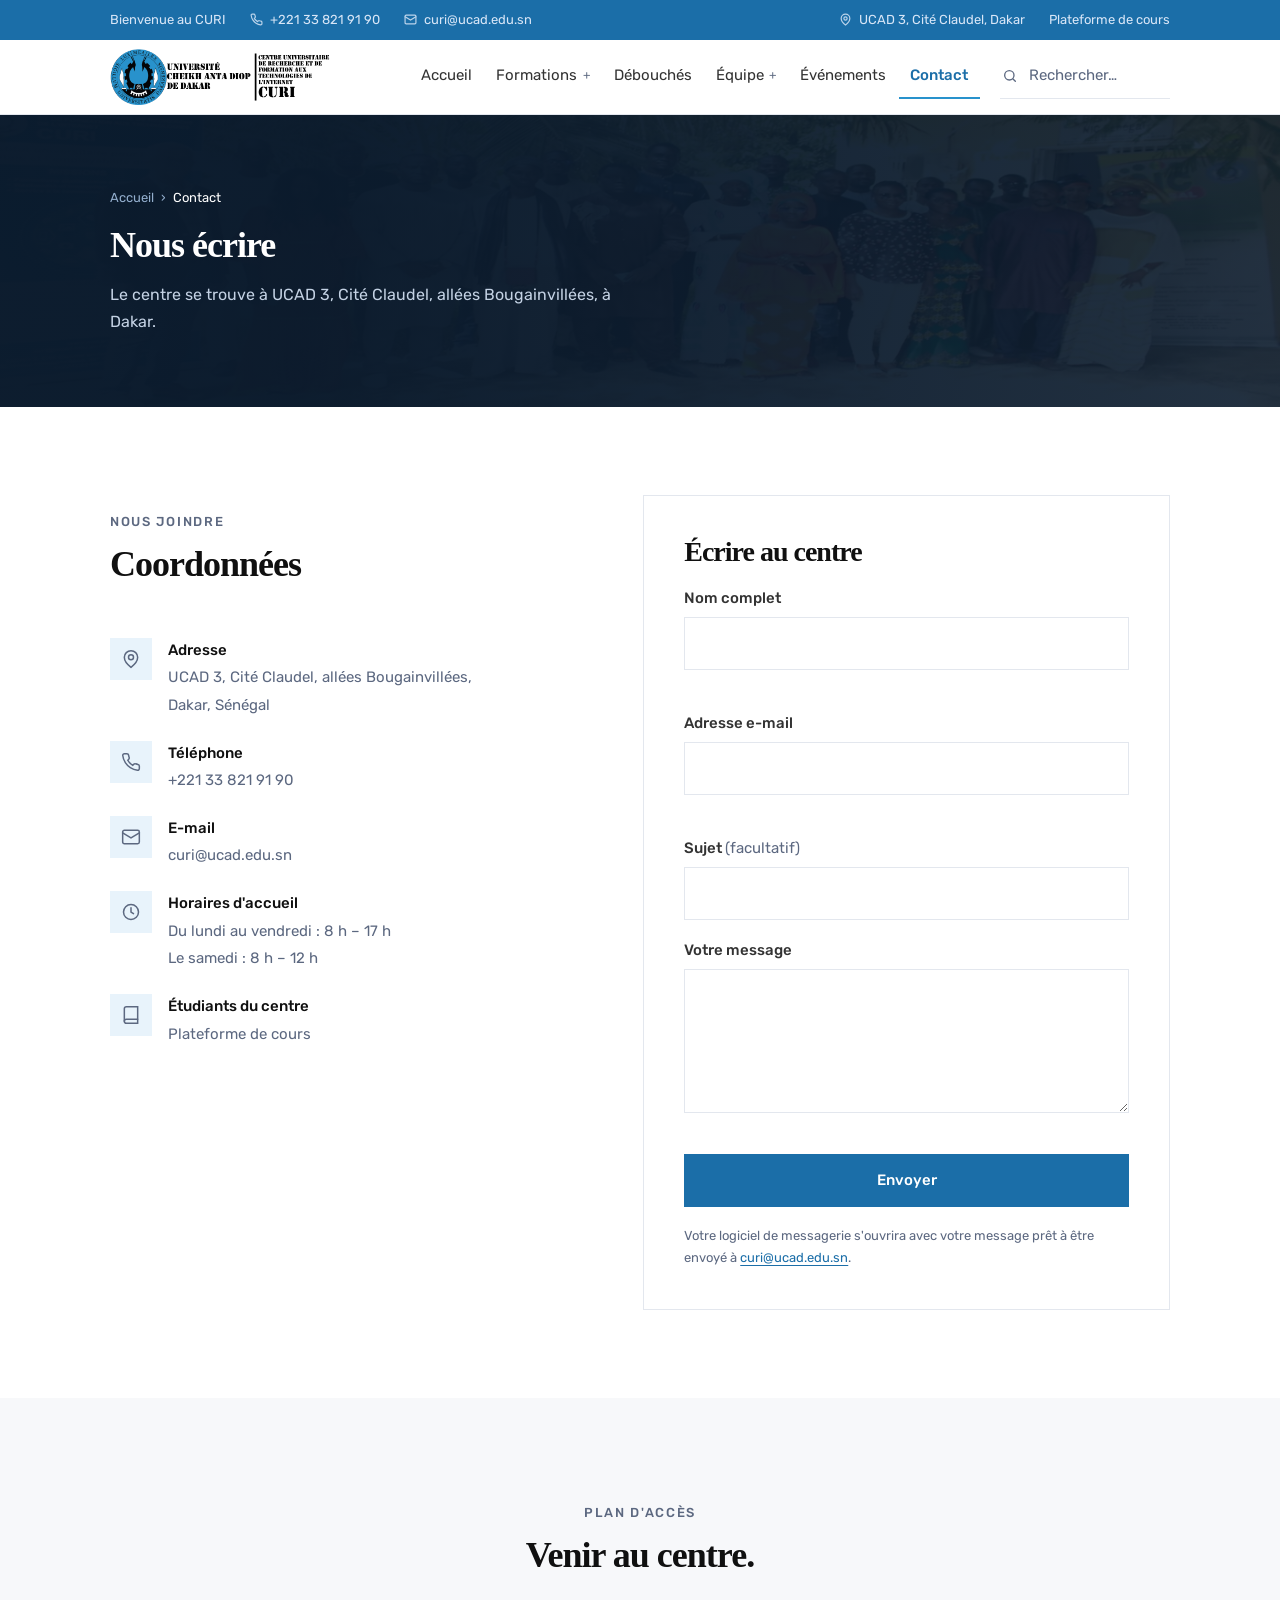
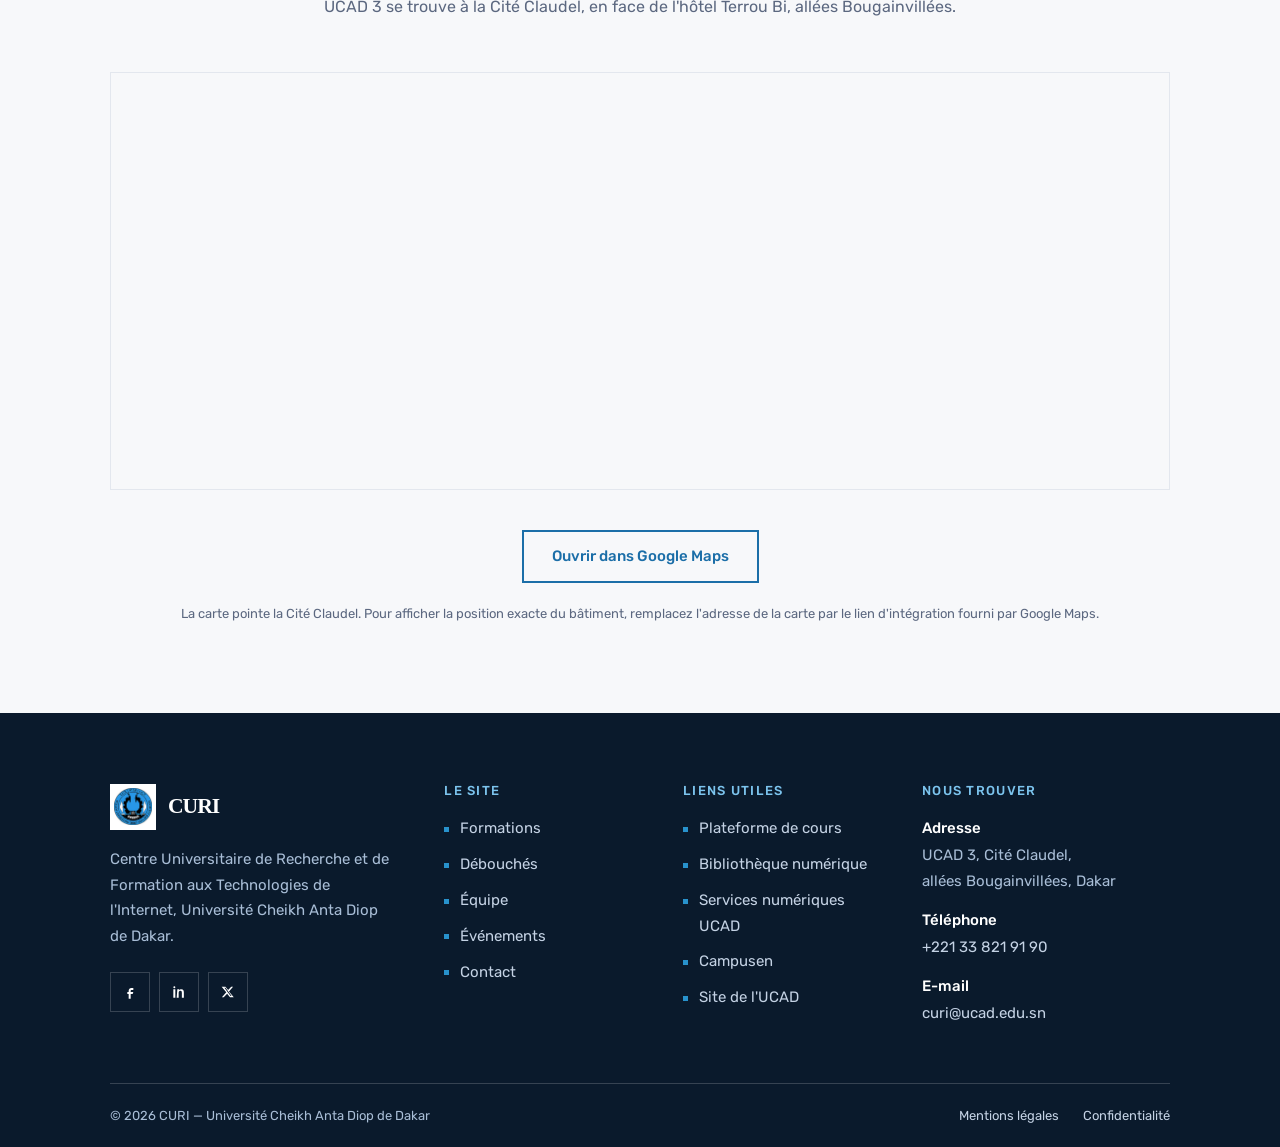
<file: contact.html>
<!DOCTYPE html>
<html lang="fr">
<head>
<meta charset="utf-8">
<meta name="viewport" content="width=device-width, initial-scale=1">
<script>document.documentElement.classList.add('js');</script>
<title>Contact — CURI | UCAD Dakar</title>
<meta name="description" content="Adresse, téléphone, e-mail et plan d'accès du Centre Universitaire de Recherche et de Formation aux Technologies de l'Internet, à UCAD 3, Dakar.">
<link rel="canonical" href="https://mmouctar34.github.io/CURI/contact.html">
<meta property="og:title" content="Contact — CURI | UCAD Dakar">
<meta property="og:description" content="Adresse, téléphone, e-mail et plan d'accès du Centre Universitaire de Recherche et de Formation aux Technologies de l'Internet, à UCAD 3, Dakar.">
<meta property="og:image" content="images/web/campus-1400.webp">
<meta name="theme-color" content="#0f2440">
<link rel="icon" href="images/web/favicon-curi-64.png" type="image/png" sizes="64x64">
<link rel="icon" href="images/web/favicon-curi-192.png" type="image/png" sizes="192x192">
<link rel="apple-touch-icon" href="images/web/favicon-curi-192.png">
<link rel="preconnect" href="https://fonts.googleapis.com">
<link rel="preconnect" href="https://fonts.gstatic.com" crossorigin>
<link rel="stylesheet" href="https://fonts.googleapis.com/css2?family=Rubik:wght@300;400;500;600&display=swap">
<link rel="stylesheet" href="css/style.css">
</head>
<body>

<a class="saut-contenu" href="#contenu">Aller au contenu</a>

<!-- ======================= BARRE DU HAUT ======================= -->
<div class="barre-haut">
  <div class="enveloppe barre-haut__interieur">
    <div class="barre-haut__gauche">
      <span>Bienvenue au CURI</span>
      <a href="tel:+221338219190">
        <svg width="13" height="13" viewBox="0 0 24 24" fill="none" stroke="currentColor" stroke-width="2.2" stroke-linecap="round" aria-hidden="true"><path d="M22 16.9v3a2 2 0 0 1-2.2 2 19.8 19.8 0 0 1-8.6-3.1 19.5 19.5 0 0 1-6-6A19.8 19.8 0 0 1 2.1 4.2 2 2 0 0 1 4.1 2h3a2 2 0 0 1 2 1.7c.1 1 .4 1.9.7 2.8a2 2 0 0 1-.5 2.1L8.1 9.9a16 16 0 0 0 6 6l1.3-1.3a2 2 0 0 1 2.1-.4c.9.3 1.8.6 2.8.7a2 2 0 0 1 1.7 2Z"/></svg>
        +221 33 821 91 90
      </a>
      <a href="mailto:curi@ucad.edu.sn">
        <svg width="13" height="13" viewBox="0 0 24 24" fill="none" stroke="currentColor" stroke-width="2.2" stroke-linecap="round" aria-hidden="true"><rect x="2" y="4" width="20" height="16" rx="2"/><path d="m2 7 10 6 10-6"/></svg>
        curi@ucad.edu.sn
      </a>
    </div>
    <div class="barre-haut__droite">
      <span>
        <svg width="13" height="13" viewBox="0 0 24 24" fill="none" stroke="currentColor" stroke-width="2.2" stroke-linecap="round" aria-hidden="true"><path d="M20 10c0 6-8 12-8 12S4 16 4 10a8 8 0 0 1 16 0Z"/><circle cx="12" cy="10" r="3"/></svg>
        UCAD 3, Cité Claudel, Dakar
      </span>
      <a href="https://fad.curi.ucad.sn" target="_blank" rel="noopener">Plateforme de cours</a>
    </div>
  </div>
</div>

<!-- ======================= EN-TÊTE ======================= -->
<header class="entete">
  <div class="enveloppe entete__interieur">

    <a class="marque" href="index.html">
      <img src="images/web/logo-ucad-curi.png" alt="Université Cheikh Anta Diop de Dakar — CURI, Centre Universitaire de Recherche et de Formation aux Technologies de l'Internet" width="800" height="200">
    </a>

    <nav class="nav-principale" aria-label="Navigation principale">
      <ul>
        <li><a href="index.html">Accueil</a></li>
        <li class="a-sous-menu">
          <a href="formation.html">Formations</a>
          <ul class="sous-menu">
            <li><a href="formation.html#types">Initiale, continue, certifiante</a></li>
            <li><a href="formation.html#developpement">Développement web et mobile</a></li>
            <li><a href="formation.html#multimedia">Technologie web et multimédia</a></li>
            <li><a href="formation.html#ecommerce">E-commerce et marketing digital</a></li>
            <li><a href="formation.html#candidater">Candidater</a></li>
          </ul>
        </li>
        <li><a href="debouches.html">Débouchés</a></li>
        <li class="a-sous-menu">
          <a href="equipe.html">Équipe</a>
          <ul class="sous-menu">
            <li><a href="equipe.html">Direction et enseignants</a></li>
            <li><a href="equipe.html#poles">Les pôles</a></li>
            <li><a href="index.html#missions">NIC Sénégal et le .sn</a></li>
          </ul>
        </li>
        <li><a href="evenements.html">Événements</a></li>
        <li><a href="contact.html" aria-current="page">Contact</a></li>
      </ul>
    </nav>

    <div class="recherche">
      <div class="recherche__champ">
        <svg width="16" height="16" viewBox="0 0 24 24" fill="none" stroke="currentColor" stroke-width="2" stroke-linecap="round" aria-hidden="true"><circle cx="11" cy="11" r="7"/><path d="m20 20-3.5-3.5"/></svg>
        <label class="lecture-seule" for="recherche-bureau">Rechercher sur le site</label>
        <input type="search" id="recherche-bureau" placeholder="Rechercher…" autocomplete="off" role="combobox" aria-expanded="false" aria-controls="resultats-bureau">
        <button type="button" class="recherche__vider" aria-label="Effacer la recherche">✕</button>
      </div>
      <div class="recherche__panneau" id="resultats-bureau" role="listbox" aria-label="Résultats de recherche"></div>
    </div>

    <button type="button" class="bascule-menu" aria-expanded="false" aria-controls="tiroir-menu" aria-label="Ouvrir le menu">
      <span></span><span></span><span></span>
    </button>

  </div>
</header>

<!-- ======================= MENU MOBILE ======================= -->
<div class="tiroir" id="tiroir-menu">
  <div class="tiroir__recherche">
    <svg width="16" height="16" viewBox="0 0 24 24" fill="none" stroke="currentColor" stroke-width="2" stroke-linecap="round" aria-hidden="true"><circle cx="11" cy="11" r="7"/><path d="m20 20-3.5-3.5"/></svg>
    <label class="lecture-seule" for="recherche-mobile">Rechercher sur le site</label>
    <input type="search" id="recherche-mobile" placeholder="Rechercher sur le site…" autocomplete="off">
  </div>
  <div class="recherche__panneau tiroir__panneau" style="position:static;opacity:1;transform:none;pointer-events:auto;box-shadow:none;border:0;padding:0;max-height:none"></div>

  <nav aria-label="Navigation mobile">
    <ul>
      <li><a href="index.html">Accueil <svg width="17" height="17" viewBox="0 0 24 24" fill="none" stroke="currentColor" stroke-width="2" aria-hidden="true"><path d="m9 18 6-6-6-6"/></svg></a></li>
      <li><a href="formation.html">Formations <svg width="17" height="17" viewBox="0 0 24 24" fill="none" stroke="currentColor" stroke-width="2" aria-hidden="true"><path d="m9 18 6-6-6-6"/></svg></a></li>
      <li><a href="debouches.html">Débouchés <svg width="17" height="17" viewBox="0 0 24 24" fill="none" stroke="currentColor" stroke-width="2" aria-hidden="true"><path d="m9 18 6-6-6-6"/></svg></a></li>
      <li><a href="equipe.html">Équipe <svg width="17" height="17" viewBox="0 0 24 24" fill="none" stroke="currentColor" stroke-width="2" aria-hidden="true"><path d="m9 18 6-6-6-6"/></svg></a></li>
      <li><a href="evenements.html">Événements <svg width="17" height="17" viewBox="0 0 24 24" fill="none" stroke="currentColor" stroke-width="2" aria-hidden="true"><path d="m9 18 6-6-6-6"/></svg></a></li>
      <li><a href="contact.html" aria-current="page">Contact <svg width="17" height="17" viewBox="0 0 24 24" fill="none" stroke="currentColor" stroke-width="2" aria-hidden="true"><path d="m9 18 6-6-6-6"/></svg></a></li>
    </ul>
  </nav>

  <div class="tiroir__pied">
    <a class="bouton bouton--bleu" href="https://fad.curi.ucad.sn" target="_blank" rel="noopener">Plateforme de cours</a>
  </div>

  <div class="tiroir__contact">
    <a href="tel:+221338219190">+221 33 821 91 90</a>
    <a href="mailto:curi@ucad.edu.sn">curi@ucad.edu.sn</a>
    <span>UCAD 3, Cité Claudel, allées Bougainvillées, Dakar</span>
  </div>
</div>

<main id="contenu">

  <section class="bandeau">
    <div class="bandeau__fond">
      <img src="images/web/campus-1400.webp" alt="" width="1400" height="519">
    </div>
    <div class="bandeau__voile"></div>
    <div class="enveloppe bandeau__interieur">
      <nav class="ariane" aria-label="Fil d'Ariane">
        <ol>
          <li><a href="index.html">Accueil</a></li>
          <li aria-hidden="true">›</li>
          <li aria-current="page">Contact</li>
        </ol>
      </nav>
      <h1>Nous écrire</h1>
      <p class="bandeau__texte">Le centre se trouve à UCAD 3, Cité Claudel, allées Bougainvillées, à Dakar.</p>
    </div>
  </section>

  <section class="section">
    <div class="enveloppe">
      <div class="contact-grille apparait">

        <div>
          <div class="tete tete--gauche">
            <p class="tete__sur">Nous joindre</p>
            <h2 id="coordonnees">Coordonnées</h2>
          </div>
          <div class="coordonnees">
            <div class="coordonnee">
              <span class="coordonnee__icone">
                <svg width="20" height="20" viewBox="0 0 24 24" fill="none" stroke="currentColor" stroke-width="1.8" stroke-linecap="round" aria-hidden="true"><path d="M20 10c0 6-8 12-8 12S4 16 4 10a8 8 0 0 1 16 0Z"/><circle cx="12" cy="10" r="3"/></svg>
              </span>
              <div>
                <strong>Adresse</strong>
                <span>UCAD 3, Cité Claudel, allées Bougainvillées,<br>Dakar, Sénégal</span>
              </div>
            </div>
            <div class="coordonnee">
              <span class="coordonnee__icone">
                <svg width="20" height="20" viewBox="0 0 24 24" fill="none" stroke="currentColor" stroke-width="1.8" stroke-linecap="round" aria-hidden="true"><path d="M22 16.9v3a2 2 0 0 1-2.2 2 19.8 19.8 0 0 1-8.6-3.1 19.5 19.5 0 0 1-6-6A19.8 19.8 0 0 1 2.1 4.2 2 2 0 0 1 4.1 2h3a2 2 0 0 1 2 1.7c.1 1 .4 1.9.7 2.8a2 2 0 0 1-.5 2.1L8.1 9.9a16 16 0 0 0 6 6l1.3-1.3a2 2 0 0 1 2.1-.4c.9.3 1.8.6 2.8.7a2 2 0 0 1 1.7 2Z"/></svg>
              </span>
              <div>
                <strong>Téléphone</strong>
                <a href="tel:+221338219190">+221 33 821 91 90</a>
              </div>
            </div>
            <div class="coordonnee">
              <span class="coordonnee__icone">
                <svg width="20" height="20" viewBox="0 0 24 24" fill="none" stroke="currentColor" stroke-width="1.8" stroke-linecap="round" aria-hidden="true"><rect x="2" y="4" width="20" height="16" rx="2"/><path d="m2 7 10 6 10-6"/></svg>
              </span>
              <div>
                <strong>E-mail</strong>
                <a href="mailto:curi@ucad.edu.sn">curi@ucad.edu.sn</a>
              </div>
            </div>
            <div class="coordonnee" id="horaires">
              <span class="coordonnee__icone">
                <svg width="20" height="20" viewBox="0 0 24 24" fill="none" stroke="currentColor" stroke-width="1.8" stroke-linecap="round" aria-hidden="true"><circle cx="12" cy="12" r="9"/><path d="M12 7v5l3 2"/></svg>
              </span>
              <div>
                <strong>Horaires d'accueil</strong>
                <span>Du lundi au vendredi : 8 h – 17 h<br>Le samedi : 8 h – 12 h</span>
              </div>
            </div>
            <div class="coordonnee">
              <span class="coordonnee__icone">
                <svg width="20" height="20" viewBox="0 0 24 24" fill="none" stroke="currentColor" stroke-width="1.8" stroke-linecap="round" aria-hidden="true"><path d="M4 19.5A2.5 2.5 0 0 1 6.5 17H20"/><path d="M6.5 2H20v20H6.5A2.5 2.5 0 0 1 4 19.5v-15A2.5 2.5 0 0 1 6.5 2Z"/></svg>
              </span>
              <div>
                <strong>Étudiants du centre</strong>
                <a href="https://fad.curi.ucad.sn" target="_blank" rel="noopener">Plateforme de cours</a>
              </div>
            </div>
          </div>
        </div>

        <form class="formulaire" id="formulaire-contact" novalidate>
          <h2 style="font-size:var(--t-sous)">Écrire au centre</h2>

          <div class="champ">
            <label for="nom">Nom complet</label>
            <input type="text" id="nom" name="nom" autocomplete="name" required>
            <p class="champ__erreur" id="nom-erreur" role="alert"></p>
          </div>

          <div class="champ">
            <label for="email">Adresse e-mail</label>
            <input type="email" id="email" name="email" autocomplete="email" required>
            <p class="champ__erreur" id="email-erreur" role="alert"></p>
          </div>

          <div class="champ">
            <label for="sujet">Sujet <span style="font-weight:400;color:var(--texte-doux)">(facultatif)</span></label>
            <input type="text" id="sujet" name="sujet">
          </div>

          <div class="champ">
            <label for="message">Votre message</label>
            <textarea id="message" name="message" required></textarea>
            <p class="champ__erreur" id="message-erreur" role="alert"></p>
          </div>

          <p class="message-etat" id="formulaire-etat" data-ton="info" role="status" hidden></p>

          <button type="submit" class="bouton bouton--bleu" style="width:100%">Envoyer</button>

          <!-- Note pour les étudiants qui reprendront le site : le site est
               statique, ce bouton ouvre la messagerie du visiteur (mailto,
               section 11 du script). Pour un envoi direct depuis la page,
               brancher un service d'envoi : voir README.md. -->
          <p class="formulaire__note">
            Votre logiciel de messagerie s'ouvrira avec votre message prêt à
            être envoyé à <a href="mailto:curi@ucad.edu.sn">curi@ucad.edu.sn</a>.
          </p>
        </form>

      </div>
    </div>
  </section>

  <section class="section section--gris" id="acces">
    <div class="enveloppe">
      <div class="tete apparait">
        <p class="tete__sur">Plan d'accès</p>
        <h2>Venir au centre.</h2>
        <p>UCAD 3 se trouve à la Cité Claudel, en face de l'hôtel Terrou Bi, allées Bougainvillées.</p>
      </div>
      <div class="carte-lieu apparait">
        <iframe
          title="Carte de localisation du CURI, UCAD 3, Cité Claudel, Dakar"
          src="https://www.google.com/maps?q=Cit%C3%A9%20Claudel%2C%20All%C3%A9es%20Bougainvill%C3%A9es%2C%20Dakar%2C%20S%C3%A9n%C3%A9gal&amp;output=embed"
          loading="lazy"
          referrerpolicy="no-referrer-when-downgrade"></iframe>
      </div>
      <div class="actions-centre">
        <a class="bouton bouton--contour" href="https://www.google.com/maps/search/?api=1&amp;query=Cit%C3%A9+Claudel+All%C3%A9es+Bougainvill%C3%A9es+Dakar" target="_blank" rel="noopener">Ouvrir dans Google Maps</a>
      </div>
      <p class="centrer" style="margin-top:1.25rem;font-size:var(--t-mini);color:var(--texte-doux)">
        La carte pointe la Cité Claudel. Pour afficher la position exacte du bâtiment,
        remplacez l'adresse de la carte par le lien d'intégration fourni par Google Maps.
      </p>
    </div>
  </section>

</main>

<footer class="pied">
  <div class="enveloppe">
    <div class="pied__grille">

      <div>
        <a class="pied__marque" href="index.html">
          <img src="images/web/logo-curi.png" alt="" width="46" height="46">
          <span>CURI</span>
        </a>
        <p class="pied__intro">
          Centre Universitaire de Recherche et de Formation aux Technologies de
          l'Internet, Université Cheikh Anta Diop de Dakar.
        </p>
        <div class="pied__reseaux">
          <a href="https://www.facebook.com/profile.php?id=100075163244894" target="_blank" rel="noopener" aria-label="Le CURI sur Facebook">
            <svg width="16" height="16" viewBox="0 0 24 24" fill="currentColor" aria-hidden="true"><path d="M14 9h3V6h-3c-2.2 0-4 1.8-4 4v2H8v3h2v7h3v-7h3l1-3h-4v-2c0-.6.4-1 1-1Z"/></svg>
          </a>
          <a href="https://www.linkedin.com/company/curi-ucad-s%C3%A9n%C3%A9gal/" target="_blank" rel="noopener" aria-label="Le CURI sur LinkedIn">
            <svg width="16" height="16" viewBox="0 0 24 24" fill="currentColor" aria-hidden="true"><path d="M5 3.5A1.5 1.5 0 1 1 5 6.5a1.5 1.5 0 0 1 0-3ZM3.5 8h3v12.5h-3Zm6 0h2.9v1.7h.1c.4-.8 1.4-1.7 3-1.7 3.2 0 3.8 2.1 3.8 4.8v7.7h-3v-6.8c0-1.6 0-3.7-2.2-3.7s-2.6 1.8-2.6 3.6v6.9h-3Z"/></svg>
          </a>
          <a href="https://x.com/CURISENEGAL" target="_blank" rel="noopener" aria-label="Le CURI sur X">
            <svg width="14" height="14" viewBox="0 0 24 24" fill="currentColor" aria-hidden="true"><path d="M17.5 3h3.2l-7 8 8.2 10h-6.4l-5-6.1L4.7 21H1.5l7.5-8.6L1.1 3h6.6l4.5 5.6Zm-1.1 16h1.8L7.7 4.8H5.8Z"/></svg>
          </a>
        </div>
      </div>

      <nav aria-labelledby="pied-site">
        <h2 id="pied-site">Le site</h2>
        <ul>
          <li><a href="formation.html">Formations</a></li>
          <li><a href="debouches.html">Débouchés</a></li>
          <li><a href="equipe.html">Équipe</a></li>
          <li><a href="evenements.html">Événements</a></li>
          <li><a href="contact.html">Contact</a></li>
        </ul>
      </nav>

      <nav aria-labelledby="pied-liens">
        <h2 id="pied-liens">Liens utiles</h2>
        <ul>
          <li><a href="https://fad.curi.ucad.sn" target="_blank" rel="noopener">Plateforme de cours</a></li>
          <li><a href="http://bibnum.ucad.sn/" target="_blank" rel="noopener">Bibliothèque numérique</a></li>
          <li><a href="https://pie.ucad.sn/" target="_blank" rel="noopener">Services numériques UCAD</a></li>
          <li><a href="https://www.campusen.sn" target="_blank" rel="noopener">Campusen</a></li>
          <li><a href="https://www.ucad.sn" target="_blank" rel="noopener">Site de l'UCAD</a></li>
        </ul>
      </nav>

      <div>
        <h2 id="pied-contact">Nous trouver</h2>
        <div class="pied__contact" aria-labelledby="pied-contact">
          <div>
            <strong>Adresse</strong>
            <span>UCAD 3, Cité Claudel,<br>allées Bougainvillées, Dakar</span>
          </div>
          <div>
            <strong>Téléphone</strong>
            <a href="tel:+221338219190">+221 33 821 91 90</a>
          </div>
          <div>
            <strong>E-mail</strong>
            <a href="mailto:curi@ucad.edu.sn">curi@ucad.edu.sn</a>
          </div>
        </div>
      </div>

    </div>

    <div class="pied__bas">
      <span>© <span data-annee>2026</span> CURI — Université Cheikh Anta Diop de Dakar</span>
      <ul>
        <li><a href="contact.html">Mentions légales</a></li>
        <li><a href="contact.html">Confidentialité</a></li>
      </ul>
    </div>
  </div>
</footer>

<script src="js/script.js"></script>
</body>
</html>
</file>
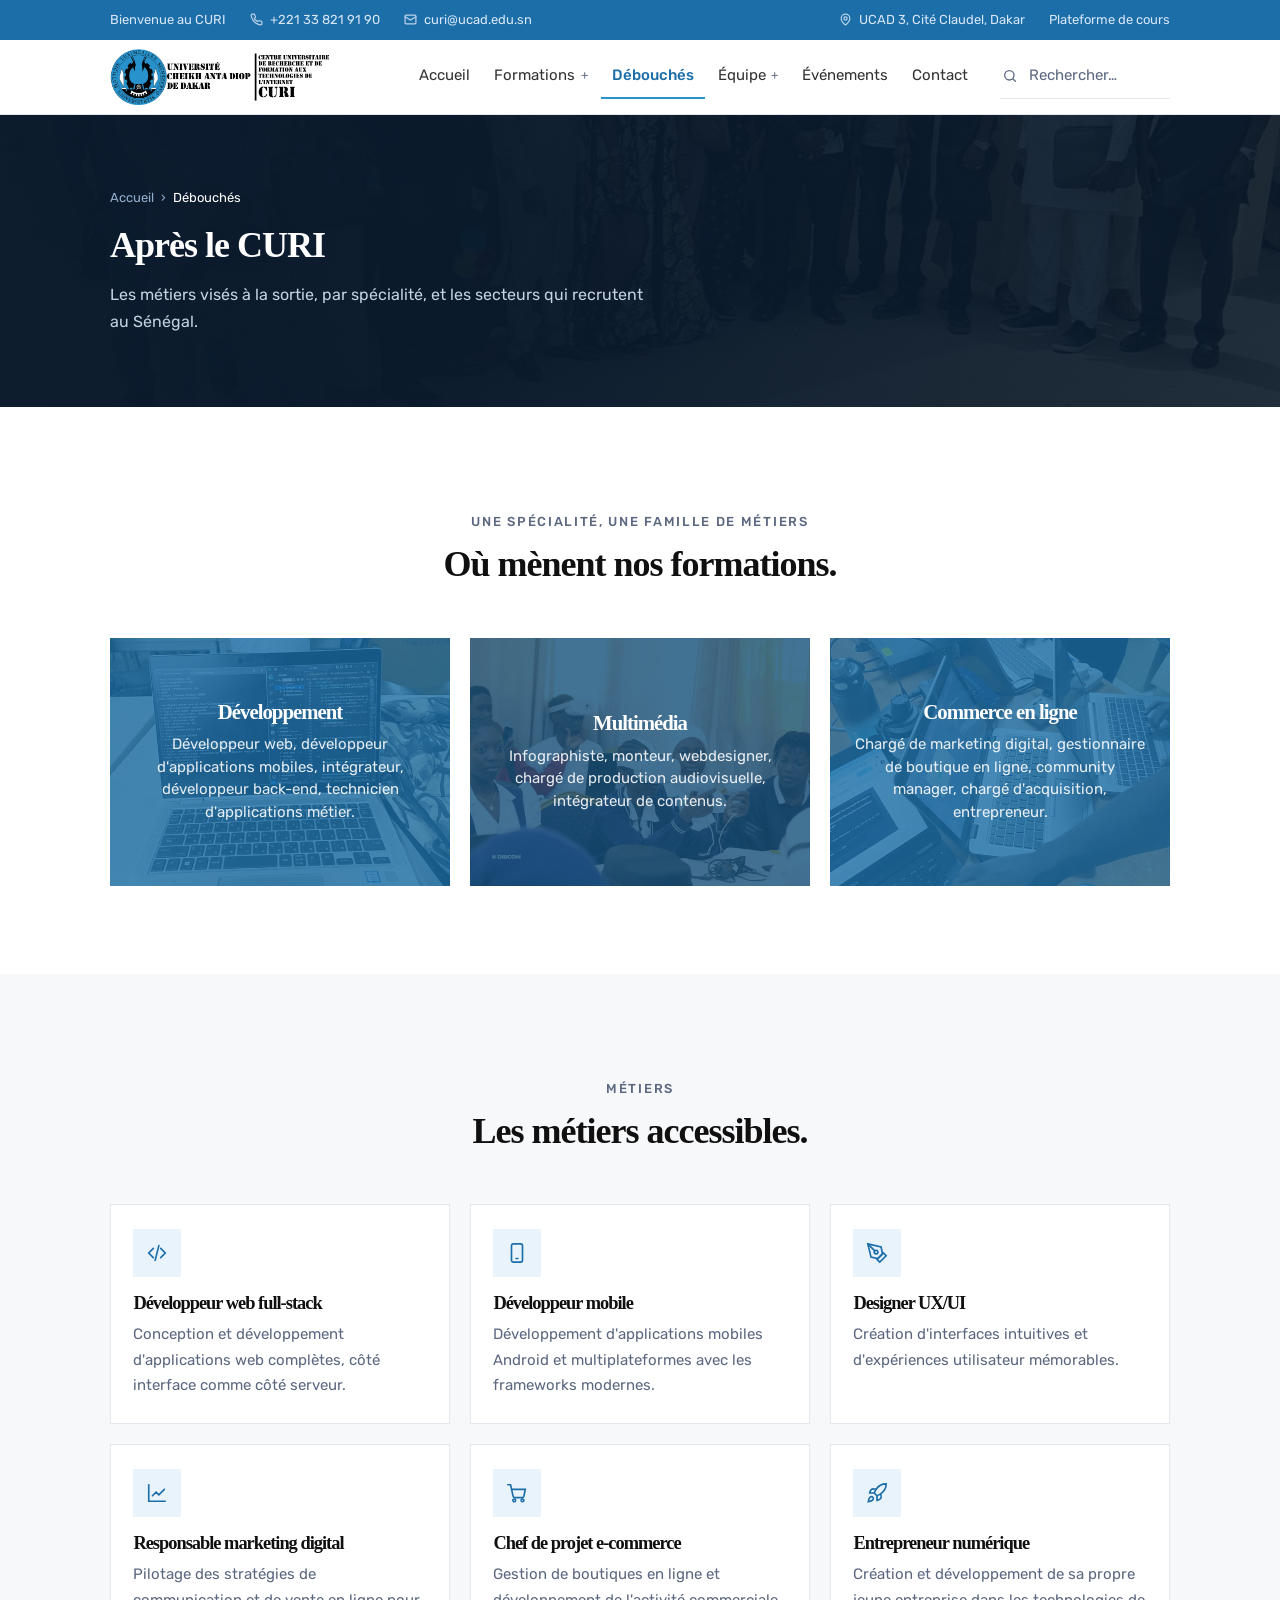
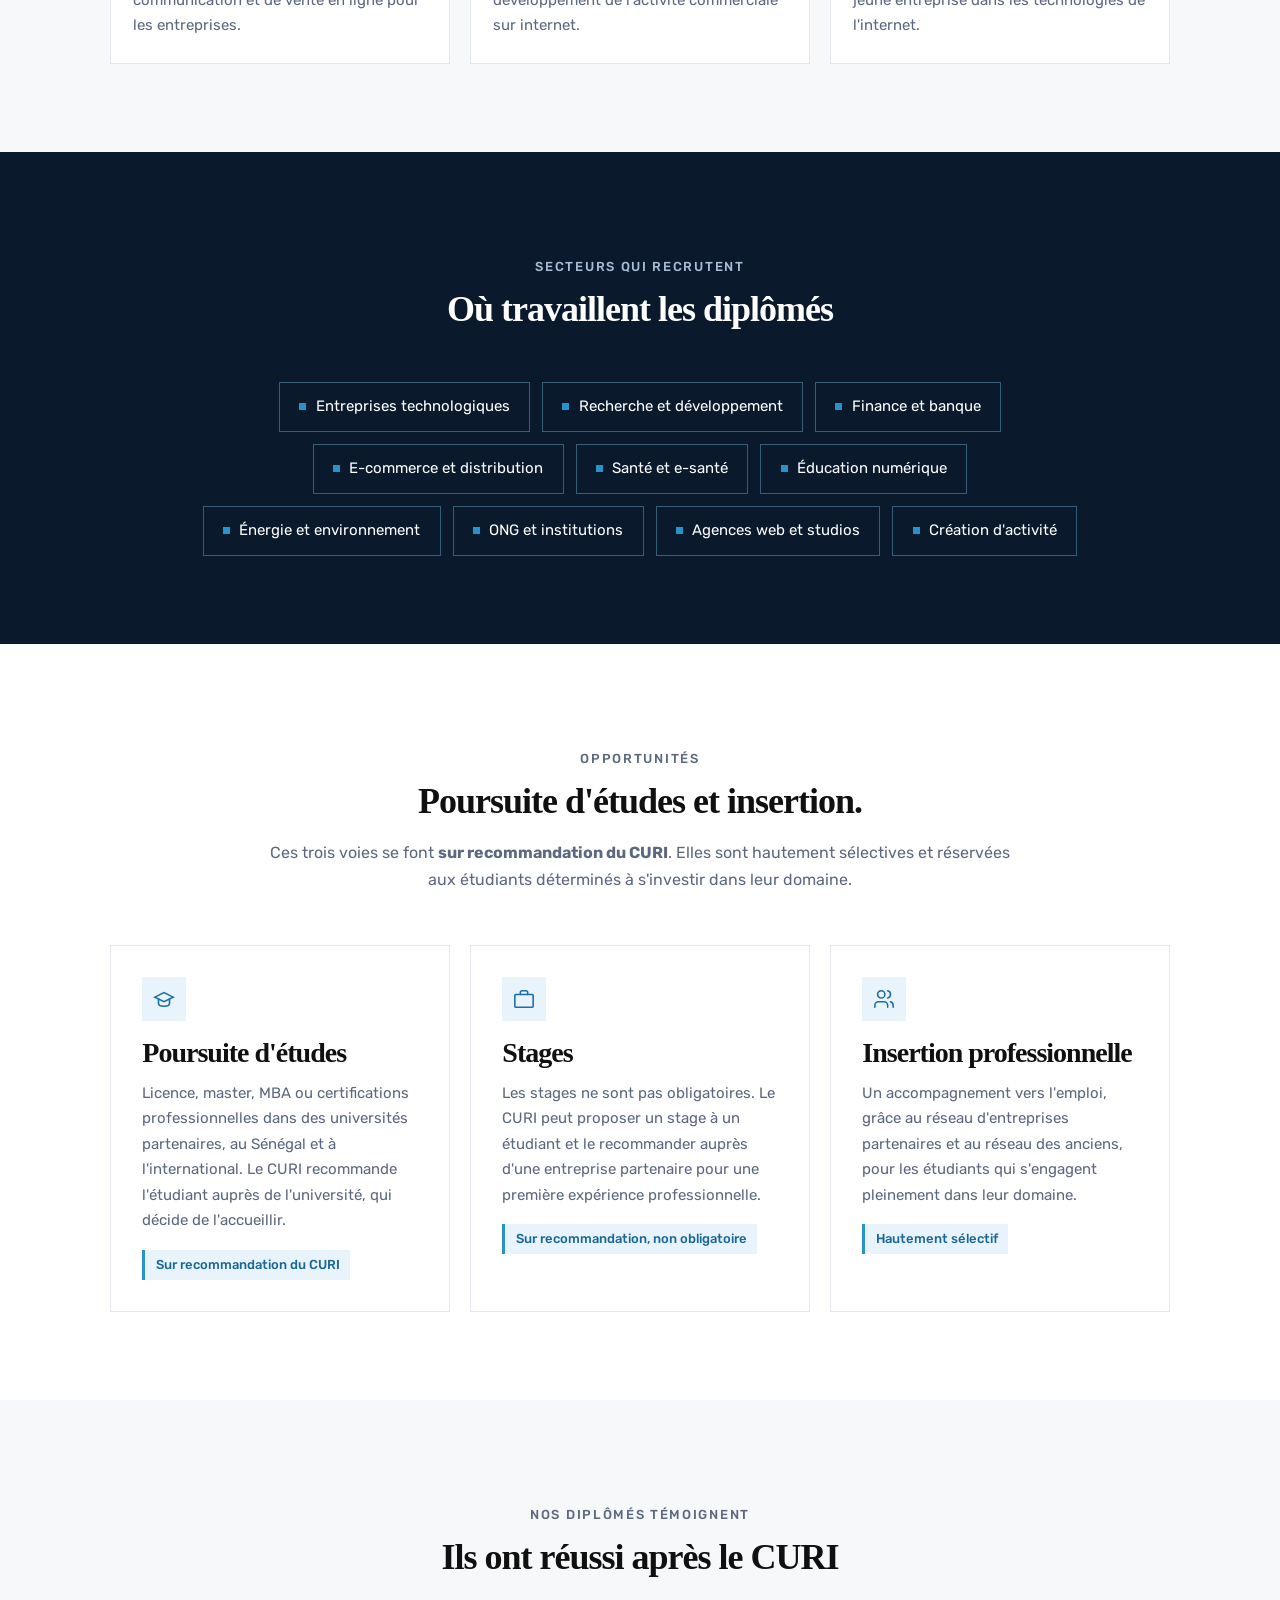
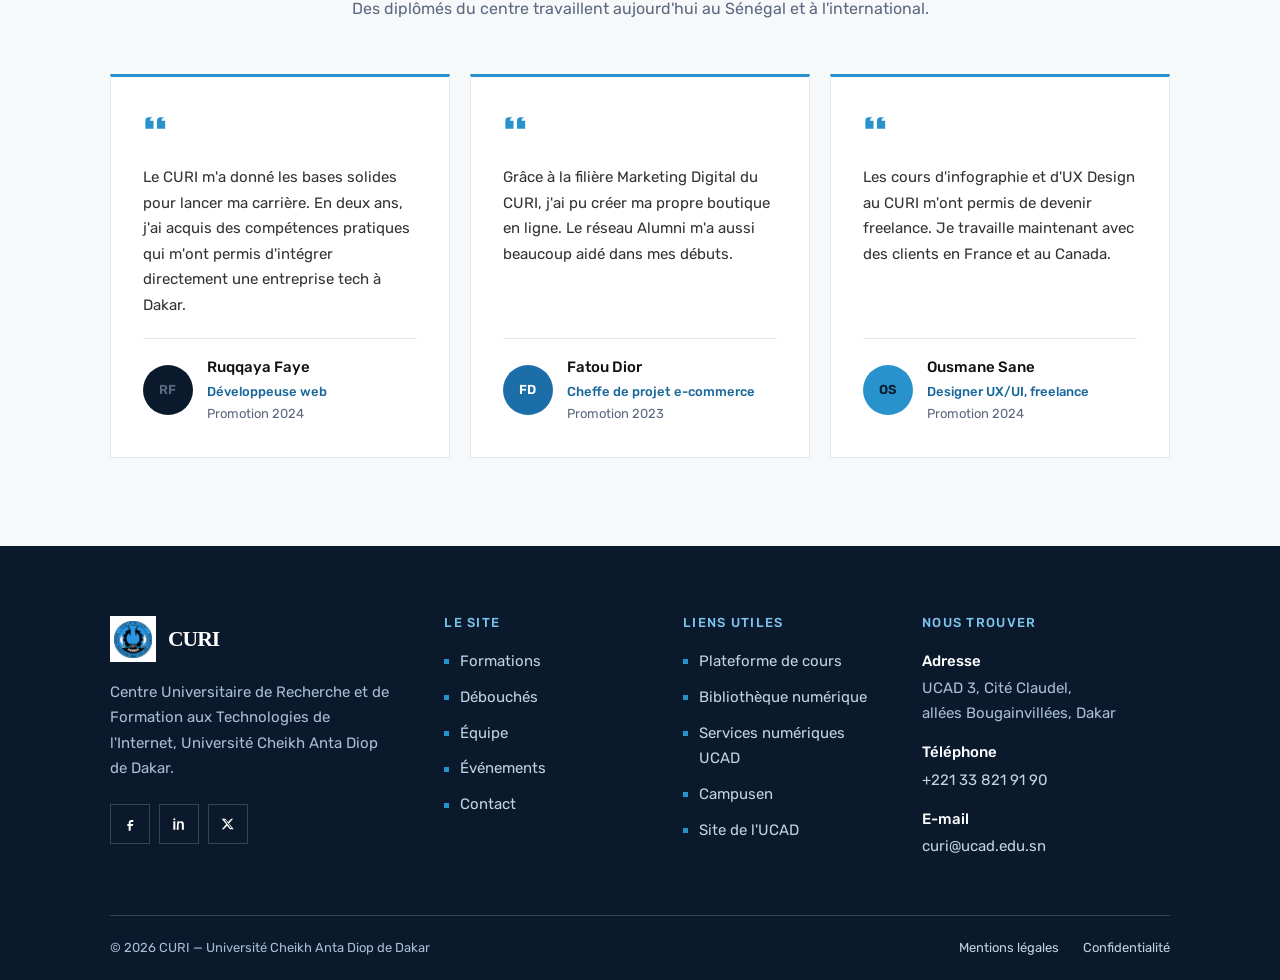
<file: debouches.html>
<!DOCTYPE html>
<html lang="fr">
<head>
<meta charset="utf-8">
<meta name="viewport" content="width=device-width, initial-scale=1">
<script>document.documentElement.classList.add('js');</script>
<title>Débouchés — CURI | UCAD Dakar</title>
<meta name="description" content="Les métiers visés après le CURI : développement, multimédia, marketing digital, et les secteurs qui recrutent au Sénégal.">
<link rel="canonical" href="https://mmouctar34.github.io/CURI/debouches.html">
<meta property="og:title" content="Débouchés — CURI | UCAD Dakar">
<meta property="og:description" content="Les métiers visés après le CURI : développement, multimédia, marketing digital, et les secteurs qui recrutent au Sénégal.">
<meta property="og:image" content="images/web/promotion-1200.webp">
<meta name="theme-color" content="#0f2440">
<link rel="icon" href="images/web/favicon-curi-64.png" type="image/png" sizes="64x64">
<link rel="icon" href="images/web/favicon-curi-192.png" type="image/png" sizes="192x192">
<link rel="apple-touch-icon" href="images/web/favicon-curi-192.png">
<link rel="preconnect" href="https://fonts.googleapis.com">
<link rel="preconnect" href="https://fonts.gstatic.com" crossorigin>
<link rel="stylesheet" href="https://fonts.googleapis.com/css2?family=Rubik:wght@300;400;500;600&display=swap">
<link rel="stylesheet" href="css/style.css">
</head>
<body>

<a class="saut-contenu" href="#contenu">Aller au contenu</a>

<!-- ======================= BARRE DU HAUT ======================= -->
<div class="barre-haut">
  <div class="enveloppe barre-haut__interieur">
    <div class="barre-haut__gauche">
      <span>Bienvenue au CURI</span>
      <a href="tel:+221338219190">
        <svg width="13" height="13" viewBox="0 0 24 24" fill="none" stroke="currentColor" stroke-width="2.2" stroke-linecap="round" aria-hidden="true"><path d="M22 16.9v3a2 2 0 0 1-2.2 2 19.8 19.8 0 0 1-8.6-3.1 19.5 19.5 0 0 1-6-6A19.8 19.8 0 0 1 2.1 4.2 2 2 0 0 1 4.1 2h3a2 2 0 0 1 2 1.7c.1 1 .4 1.9.7 2.8a2 2 0 0 1-.5 2.1L8.1 9.9a16 16 0 0 0 6 6l1.3-1.3a2 2 0 0 1 2.1-.4c.9.3 1.8.6 2.8.7a2 2 0 0 1 1.7 2Z"/></svg>
        +221 33 821 91 90
      </a>
      <a href="mailto:curi@ucad.edu.sn">
        <svg width="13" height="13" viewBox="0 0 24 24" fill="none" stroke="currentColor" stroke-width="2.2" stroke-linecap="round" aria-hidden="true"><rect x="2" y="4" width="20" height="16" rx="2"/><path d="m2 7 10 6 10-6"/></svg>
        curi@ucad.edu.sn
      </a>
    </div>
    <div class="barre-haut__droite">
      <span>
        <svg width="13" height="13" viewBox="0 0 24 24" fill="none" stroke="currentColor" stroke-width="2.2" stroke-linecap="round" aria-hidden="true"><path d="M20 10c0 6-8 12-8 12S4 16 4 10a8 8 0 0 1 16 0Z"/><circle cx="12" cy="10" r="3"/></svg>
        UCAD 3, Cité Claudel, Dakar
      </span>
      <a href="https://fad.curi.ucad.sn" target="_blank" rel="noopener">Plateforme de cours</a>
    </div>
  </div>
</div>

<!-- ======================= EN-TÊTE ======================= -->
<header class="entete">
  <div class="enveloppe entete__interieur">

    <a class="marque" href="index.html">
      <img src="images/web/logo-ucad-curi.png" alt="Université Cheikh Anta Diop de Dakar — CURI, Centre Universitaire de Recherche et de Formation aux Technologies de l'Internet" width="800" height="200">
    </a>

    <nav class="nav-principale" aria-label="Navigation principale">
      <ul>
        <li><a href="index.html">Accueil</a></li>
        <li class="a-sous-menu">
          <a href="formation.html">Formations</a>
          <ul class="sous-menu">
            <li><a href="formation.html#types">Initiale, continue, certifiante</a></li>
            <li><a href="formation.html#developpement">Développement web et mobile</a></li>
            <li><a href="formation.html#multimedia">Technologie web et multimédia</a></li>
            <li><a href="formation.html#ecommerce">E-commerce et marketing digital</a></li>
            <li><a href="formation.html#candidater">Candidater</a></li>
          </ul>
        </li>
        <li><a href="debouches.html" aria-current="page">Débouchés</a></li>
        <li class="a-sous-menu">
          <a href="equipe.html">Équipe</a>
          <ul class="sous-menu">
            <li><a href="equipe.html">Direction et enseignants</a></li>
            <li><a href="equipe.html#poles">Les pôles</a></li>
            <li><a href="index.html#missions">NIC Sénégal et le .sn</a></li>
          </ul>
        </li>
        <li><a href="evenements.html">Événements</a></li>
        <li><a href="contact.html">Contact</a></li>
      </ul>
    </nav>

    <div class="recherche">
      <div class="recherche__champ">
        <svg width="16" height="16" viewBox="0 0 24 24" fill="none" stroke="currentColor" stroke-width="2" stroke-linecap="round" aria-hidden="true"><circle cx="11" cy="11" r="7"/><path d="m20 20-3.5-3.5"/></svg>
        <label class="lecture-seule" for="recherche-bureau">Rechercher sur le site</label>
        <input type="search" id="recherche-bureau" placeholder="Rechercher…" autocomplete="off" role="combobox" aria-expanded="false" aria-controls="resultats-bureau">
        <button type="button" class="recherche__vider" aria-label="Effacer la recherche">✕</button>
      </div>
      <div class="recherche__panneau" id="resultats-bureau" role="listbox" aria-label="Résultats de recherche"></div>
    </div>

    <button type="button" class="bascule-menu" aria-expanded="false" aria-controls="tiroir-menu" aria-label="Ouvrir le menu">
      <span></span><span></span><span></span>
    </button>

  </div>
</header>

<!-- ======================= MENU MOBILE ======================= -->
<div class="tiroir" id="tiroir-menu">
  <div class="tiroir__recherche">
    <svg width="16" height="16" viewBox="0 0 24 24" fill="none" stroke="currentColor" stroke-width="2" stroke-linecap="round" aria-hidden="true"><circle cx="11" cy="11" r="7"/><path d="m20 20-3.5-3.5"/></svg>
    <label class="lecture-seule" for="recherche-mobile">Rechercher sur le site</label>
    <input type="search" id="recherche-mobile" placeholder="Rechercher sur le site…" autocomplete="off">
  </div>
  <div class="recherche__panneau tiroir__panneau" style="position:static;opacity:1;transform:none;pointer-events:auto;box-shadow:none;border:0;padding:0;max-height:none"></div>

  <nav aria-label="Navigation mobile">
    <ul>
      <li><a href="index.html">Accueil <svg width="17" height="17" viewBox="0 0 24 24" fill="none" stroke="currentColor" stroke-width="2" aria-hidden="true"><path d="m9 18 6-6-6-6"/></svg></a></li>
      <li><a href="formation.html">Formations <svg width="17" height="17" viewBox="0 0 24 24" fill="none" stroke="currentColor" stroke-width="2" aria-hidden="true"><path d="m9 18 6-6-6-6"/></svg></a></li>
      <li><a href="debouches.html" aria-current="page">Débouchés <svg width="17" height="17" viewBox="0 0 24 24" fill="none" stroke="currentColor" stroke-width="2" aria-hidden="true"><path d="m9 18 6-6-6-6"/></svg></a></li>
      <li><a href="equipe.html">Équipe <svg width="17" height="17" viewBox="0 0 24 24" fill="none" stroke="currentColor" stroke-width="2" aria-hidden="true"><path d="m9 18 6-6-6-6"/></svg></a></li>
      <li><a href="evenements.html">Événements <svg width="17" height="17" viewBox="0 0 24 24" fill="none" stroke="currentColor" stroke-width="2" aria-hidden="true"><path d="m9 18 6-6-6-6"/></svg></a></li>
      <li><a href="contact.html">Contact <svg width="17" height="17" viewBox="0 0 24 24" fill="none" stroke="currentColor" stroke-width="2" aria-hidden="true"><path d="m9 18 6-6-6-6"/></svg></a></li>
    </ul>
  </nav>

  <div class="tiroir__pied">
    <a class="bouton bouton--bleu" href="https://fad.curi.ucad.sn" target="_blank" rel="noopener">Plateforme de cours</a>
  </div>

  <div class="tiroir__contact">
    <a href="tel:+221338219190">+221 33 821 91 90</a>
    <a href="mailto:curi@ucad.edu.sn">curi@ucad.edu.sn</a>
    <span>UCAD 3, Cité Claudel, allées Bougainvillées, Dakar</span>
  </div>
</div>

<main id="contenu">

  <section class="bandeau">
    <div class="bandeau__fond">
      <img src="images/web/promotion-1200.webp" alt="" width="1080" height="720">
    </div>
    <div class="bandeau__voile"></div>
    <div class="enveloppe bandeau__interieur">
      <nav class="ariane" aria-label="Fil d'Ariane">
        <ol>
          <li><a href="index.html">Accueil</a></li>
          <li aria-hidden="true">›</li>
          <li aria-current="page">Débouchés</li>
        </ol>
      </nav>
      <h1>Après le CURI</h1>
      <p class="bandeau__texte">Les métiers visés à la sortie, par spécialité, et les secteurs qui recrutent au Sénégal.</p>
    </div>
  </section>

  <section class="section" id="familles">
    <div class="enveloppe">
      <div class="tete apparait">
        <p class="tete__sur">Une spécialité, une famille de métiers</p>
        <h2>Où mènent nos formations.</h2>
      </div>

      <div class="cartes-aplat apparait">
        <article class="carte-aplat">
          <img class="carte-aplat__fond" src="images/web/code-620.webp" alt="" width="620" height="481" loading="lazy">
          <h3>Développement</h3>
          <p>Développeur web, développeur d'applications mobiles, intégrateur, développeur back-end, technicien d'applications métier.</p>
        </article>
        <article class="carte-aplat">
          <img class="carte-aplat__fond" src="images/web/vr-700.webp" alt="" width="700" height="467" loading="lazy">
          <h3>Multimédia</h3>
          <p>Infographiste, monteur, webdesigner, chargé de production audiovisuelle, intégrateur de contenus.</p>
        </article>
        <article class="carte-aplat">
          <img class="carte-aplat__fond" src="images/web/travail-620.webp" alt="" width="620" height="826" loading="lazy">
          <h3>Commerce en ligne</h3>
          <p>Chargé de marketing digital, gestionnaire de boutique en ligne, community manager, chargé d'acquisition, entrepreneur.</p>
        </article>
      </div>
    </div>
  </section>

  <!-- Métiers repris du site en ligne -->
  <section class="section section--gris" id="metiers">
    <div class="enveloppe">
      <div class="tete apparait">
        <p class="tete__sur">Métiers</p>
        <h2>Les métiers accessibles.</h2>
      </div>
      <div class="metiers apparait">
        <article class="metier" id="metier-developpeur-web-full-stack">
          <span class="metier__icone" aria-hidden="true"><svg width="22" height="22" viewBox="0 0 24 24" fill="none" stroke="currentColor" stroke-width="1.8" stroke-linecap="round"><path d="m8 7-5 5 5 5"/><path d="m16 7 5 5-5 5"/><path d="m14 4-4 16"/></svg></span>
          <h3>Développeur web full-stack</h3>
          <p>Conception et développement d'applications web complètes, côté interface comme côté serveur.</p>
        </article>
        <article class="metier" id="metier-developpeur-mobile">
          <span class="metier__icone" aria-hidden="true"><svg width="22" height="22" viewBox="0 0 24 24" fill="none" stroke="currentColor" stroke-width="1.8" stroke-linecap="round"><rect x="6" y="2" width="12" height="20" rx="2"/><path d="M11 18h2"/></svg></span>
          <h3>Développeur mobile</h3>
          <p>Développement d'applications mobiles Android et multiplateformes avec les frameworks modernes.</p>
        </article>
        <article class="metier" id="metier-designer-ux-ui">
          <span class="metier__icone" aria-hidden="true"><svg width="22" height="22" viewBox="0 0 24 24" fill="none" stroke="currentColor" stroke-width="1.8" stroke-linecap="round"><path d="M12 19 19 12l3 3-7 7Z"/><path d="m18 13-1.5-7.5L2 2l3.5 14.5L13 18Z"/><path d="m2 2 7.6 7.6"/><circle cx="11" cy="11" r="2"/></svg></span>
          <h3>Designer UX/UI</h3>
          <p>Création d'interfaces intuitives et d'expériences utilisateur mémorables.</p>
        </article>
        <article class="metier" id="metier-responsable-marketing-digital">
          <span class="metier__icone" aria-hidden="true"><svg width="22" height="22" viewBox="0 0 24 24" fill="none" stroke="currentColor" stroke-width="1.8" stroke-linecap="round"><path d="M3 3v18h18"/><path d="m7 15 4-4 3 3 6-6"/></svg></span>
          <h3>Responsable marketing digital</h3>
          <p>Pilotage des stratégies de communication et de vente en ligne pour les entreprises.</p>
        </article>
        <article class="metier" id="metier-chef-de-projet-e-commerce">
          <span class="metier__icone" aria-hidden="true"><svg width="22" height="22" viewBox="0 0 24 24" fill="none" stroke="currentColor" stroke-width="1.8" stroke-linecap="round"><circle cx="9" cy="20" r="1.5"/><circle cx="18" cy="20" r="1.5"/><path d="M2 3h3l2.7 12.4a2 2 0 0 0 2 1.6h7.8a2 2 0 0 0 2-1.5L21 8H6"/></svg></span>
          <h3>Chef de projet e-commerce</h3>
          <p>Gestion de boutiques en ligne et développement de l'activité commerciale sur internet.</p>
        </article>
        <article class="metier" id="metier-entrepreneur-numerique">
          <span class="metier__icone" aria-hidden="true"><svg width="22" height="22" viewBox="0 0 24 24" fill="none" stroke="currentColor" stroke-width="1.8" stroke-linecap="round"><path d="M4.5 16.5c-1.5 1.3-2 5-2 5s3.7-.5 5-2c.7-.8.7-2.1-.1-2.9a2.2 2.2 0 0 0-2.9-.1Z"/><path d="m12 15-3-3a22 22 0 0 1 2-3.9A12.9 12.9 0 0 1 22 2c0 2.7-.8 7.5-6 11a22.4 22.4 0 0 1-4 2Z"/><path d="M9 12H4s.6-3 2-4c1.6-1.1 5 0 5 0"/><path d="M12 15v5s3-.6 4-2c1.1-1.6 0-5 0-5"/></svg></span>
          <h3>Entrepreneur numérique</h3>
          <p>Création et développement de sa propre jeune entreprise dans les technologies de l'internet.</p>
        </article>
      </div>
    </div>
  </section>

  <section class="section section--marine" id="secteurs">
    <div class="enveloppe">
      <div class="tete apparait">
        <p class="tete__sur">Secteurs qui recrutent</p>
        <h2>Où travaillent les diplômés</h2>
      </div>
      <ul class="secteurs apparait">
        <li class="secteur">Entreprises technologiques</li>
        <li class="secteur">Recherche et développement</li>
        <li class="secteur">Finance et banque</li>
        <li class="secteur">E-commerce et distribution</li>
        <li class="secteur">Santé et e-santé</li>
        <li class="secteur">Éducation numérique</li>
        <li class="secteur">Énergie et environnement</li>
        <li class="secteur">ONG et institutions</li>
        <li class="secteur">Agences web et studios</li>
        <li class="secteur">Création d'activité</li>
      </ul>
    </div>
  </section>

  <section class="section" id="opportunites">
    <div class="enveloppe">
      <div class="tete apparait">
        <p class="tete__sur">Opportunités</p>
        <h2>Poursuite d'études et insertion.</h2>
        <p>Ces trois voies se font <strong>sur recommandation du CURI</strong>. Elles sont hautement sélectives et réservées aux étudiants déterminés à s'investir dans leur domaine.</p>
      </div>
      <div class="cartes apparait">
        <article class="carte">
          <span class="carte__icone"><svg width="22" height="22" viewBox="0 0 24 24" fill="none" stroke="currentColor" stroke-width="1.7" stroke-linecap="round" aria-hidden="true"><path d="M22 10 12 5 2 10l10 5 10-5Z"/><path d="M6 12v5c0 1.7 2.7 3 6 3s6-1.3 6-3v-5"/></svg></span>
          <h3>Poursuite d'études</h3>
          <p>Licence, master, MBA ou certifications professionnelles dans des universités partenaires, au Sénégal et à l'international. Le CURI recommande l'étudiant auprès de l'université, qui décide de l'accueillir.</p>
          <span class="carte__mention">Sur recommandation du CURI</span>
        </article>
        <article class="carte">
          <span class="carte__icone"><svg width="22" height="22" viewBox="0 0 24 24" fill="none" stroke="currentColor" stroke-width="1.7" stroke-linecap="round" aria-hidden="true"><rect x="2" y="7" width="20" height="14" rx="1"/><path d="M16 7V5a2 2 0 0 0-2-2h-4a2 2 0 0 0-2 2v2"/></svg></span>
          <h3>Stages</h3>
          <p>Les stages ne sont pas obligatoires. Le CURI peut proposer un stage à un étudiant et le recommander auprès d'une entreprise partenaire pour une première expérience professionnelle.</p>
          <span class="carte__mention">Sur recommandation, non obligatoire</span>
        </article>
        <article class="carte">
          <span class="carte__icone"><svg width="22" height="22" viewBox="0 0 24 24" fill="none" stroke="currentColor" stroke-width="1.7" stroke-linecap="round" aria-hidden="true"><path d="M16 21v-2a4 4 0 0 0-4-4H6a4 4 0 0 0-4 4v2"/><circle cx="9" cy="7" r="4"/><path d="M22 21v-2a4 4 0 0 0-3-3.9"/><path d="M16 3.1a4 4 0 0 1 0 7.8"/></svg></span>
          <h3>Insertion professionnelle</h3>
          <p>Un accompagnement vers l'emploi, grâce au réseau d'entreprises partenaires et au réseau des anciens, pour les étudiants qui s'engagent pleinement dans leur domaine.</p>
          <span class="carte__mention">Hautement sélectif</span>
        </article>
      </div>
    </div>
  </section>

  <section class="section section--gris" id="temoignages">
    <div class="enveloppe">
      <div class="tete apparait">
        <p class="tete__sur">Nos diplômés témoignent</p>
        <h2>Ils ont réussi après le CURI</h2>
        <p>Des diplômés du centre travaillent aujourd'hui au Sénégal et à l'international.</p>
      </div>
      <div class="cartes apparait">
        <figure class="temoignage">
          <span class="temoignage__guillemet" aria-hidden="true"><svg width="28" height="28" viewBox="0 0 24 24" fill="currentColor"><path d="M9 7H5a3 3 0 0 0-3 3v7h7v-7H6a3 3 0 0 1 3-3Zm10 0h-4a3 3 0 0 0-3 3v7h7v-7h-3a3 3 0 0 1 3-3Z"/></svg></span>
          <blockquote>Le CURI m'a donné les bases solides pour lancer ma carrière. En deux ans, j'ai acquis des compétences pratiques qui m'ont permis d'intégrer directement une entreprise tech à Dakar.</blockquote>
          <figcaption>
            <span class="temoignage__avatar" aria-hidden="true">RF</span>
            <span><strong>Ruqqaya Faye</strong><span class="temoignage__metier">Développeuse web</span><span>Promotion 2024</span></span>
          </figcaption>
        </figure>
        <figure class="temoignage">
          <span class="temoignage__guillemet" aria-hidden="true"><svg width="28" height="28" viewBox="0 0 24 24" fill="currentColor"><path d="M9 7H5a3 3 0 0 0-3 3v7h7v-7H6a3 3 0 0 1 3-3Zm10 0h-4a3 3 0 0 0-3 3v7h7v-7h-3a3 3 0 0 1 3-3Z"/></svg></span>
          <blockquote>Grâce à la filière Marketing Digital du CURI, j'ai pu créer ma propre boutique en ligne. Le réseau Alumni m'a aussi beaucoup aidé dans mes débuts.</blockquote>
          <figcaption>
            <span class="temoignage__avatar" aria-hidden="true">FD</span>
            <span><strong>Fatou Dior</strong><span class="temoignage__metier">Cheffe de projet e-commerce</span><span>Promotion 2023</span></span>
          </figcaption>
        </figure>
        <figure class="temoignage">
          <span class="temoignage__guillemet" aria-hidden="true"><svg width="28" height="28" viewBox="0 0 24 24" fill="currentColor"><path d="M9 7H5a3 3 0 0 0-3 3v7h7v-7H6a3 3 0 0 1 3-3Zm10 0h-4a3 3 0 0 0-3 3v7h7v-7h-3a3 3 0 0 1 3-3Z"/></svg></span>
          <blockquote>Les cours d'infographie et d'UX Design au CURI m'ont permis de devenir freelance. Je travaille maintenant avec des clients en France et au Canada.</blockquote>
          <figcaption>
            <span class="temoignage__avatar" aria-hidden="true">OS</span>
            <span><strong>Ousmane Sane</strong><span class="temoignage__metier">Designer UX/UI, freelance</span><span>Promotion 2024</span></span>
          </figcaption>
        </figure>
      </div>
    </div>
  </section>


</main>

<footer class="pied">
  <div class="enveloppe">
    <div class="pied__grille">

      <div>
        <a class="pied__marque" href="index.html">
          <img src="images/web/logo-curi.png" alt="" width="46" height="46">
          <span>CURI</span>
        </a>
        <p class="pied__intro">
          Centre Universitaire de Recherche et de Formation aux Technologies de
          l'Internet, Université Cheikh Anta Diop de Dakar.
        </p>
        <div class="pied__reseaux">
          <a href="https://www.facebook.com/profile.php?id=100075163244894" target="_blank" rel="noopener" aria-label="Le CURI sur Facebook">
            <svg width="16" height="16" viewBox="0 0 24 24" fill="currentColor" aria-hidden="true"><path d="M14 9h3V6h-3c-2.2 0-4 1.8-4 4v2H8v3h2v7h3v-7h3l1-3h-4v-2c0-.6.4-1 1-1Z"/></svg>
          </a>
          <a href="https://www.linkedin.com/company/curi-ucad-s%C3%A9n%C3%A9gal/" target="_blank" rel="noopener" aria-label="Le CURI sur LinkedIn">
            <svg width="16" height="16" viewBox="0 0 24 24" fill="currentColor" aria-hidden="true"><path d="M5 3.5A1.5 1.5 0 1 1 5 6.5a1.5 1.5 0 0 1 0-3ZM3.5 8h3v12.5h-3Zm6 0h2.9v1.7h.1c.4-.8 1.4-1.7 3-1.7 3.2 0 3.8 2.1 3.8 4.8v7.7h-3v-6.8c0-1.6 0-3.7-2.2-3.7s-2.6 1.8-2.6 3.6v6.9h-3Z"/></svg>
          </a>
          <a href="https://x.com/CURISENEGAL" target="_blank" rel="noopener" aria-label="Le CURI sur X">
            <svg width="14" height="14" viewBox="0 0 24 24" fill="currentColor" aria-hidden="true"><path d="M17.5 3h3.2l-7 8 8.2 10h-6.4l-5-6.1L4.7 21H1.5l7.5-8.6L1.1 3h6.6l4.5 5.6Zm-1.1 16h1.8L7.7 4.8H5.8Z"/></svg>
          </a>
        </div>
      </div>

      <nav aria-labelledby="pied-site">
        <h2 id="pied-site">Le site</h2>
        <ul>
          <li><a href="formation.html">Formations</a></li>
          <li><a href="debouches.html">Débouchés</a></li>
          <li><a href="equipe.html">Équipe</a></li>
          <li><a href="evenements.html">Événements</a></li>
          <li><a href="contact.html">Contact</a></li>
        </ul>
      </nav>

      <nav aria-labelledby="pied-liens">
        <h2 id="pied-liens">Liens utiles</h2>
        <ul>
          <li><a href="https://fad.curi.ucad.sn" target="_blank" rel="noopener">Plateforme de cours</a></li>
          <li><a href="http://bibnum.ucad.sn/" target="_blank" rel="noopener">Bibliothèque numérique</a></li>
          <li><a href="https://pie.ucad.sn/" target="_blank" rel="noopener">Services numériques UCAD</a></li>
          <li><a href="https://www.campusen.sn" target="_blank" rel="noopener">Campusen</a></li>
          <li><a href="https://www.ucad.sn" target="_blank" rel="noopener">Site de l'UCAD</a></li>
        </ul>
      </nav>

      <div>
        <h2 id="pied-contact">Nous trouver</h2>
        <div class="pied__contact" aria-labelledby="pied-contact">
          <div>
            <strong>Adresse</strong>
            <span>UCAD 3, Cité Claudel,<br>allées Bougainvillées, Dakar</span>
          </div>
          <div>
            <strong>Téléphone</strong>
            <a href="tel:+221338219190">+221 33 821 91 90</a>
          </div>
          <div>
            <strong>E-mail</strong>
            <a href="mailto:curi@ucad.edu.sn">curi@ucad.edu.sn</a>
          </div>
        </div>
      </div>

    </div>

    <div class="pied__bas">
      <span>© <span data-annee>2026</span> CURI — Université Cheikh Anta Diop de Dakar</span>
      <ul>
        <li><a href="contact.html">Mentions légales</a></li>
        <li><a href="contact.html">Confidentialité</a></li>
      </ul>
    </div>
  </div>
</footer>

<script src="js/script.js"></script>
</body>
</html>
</file>
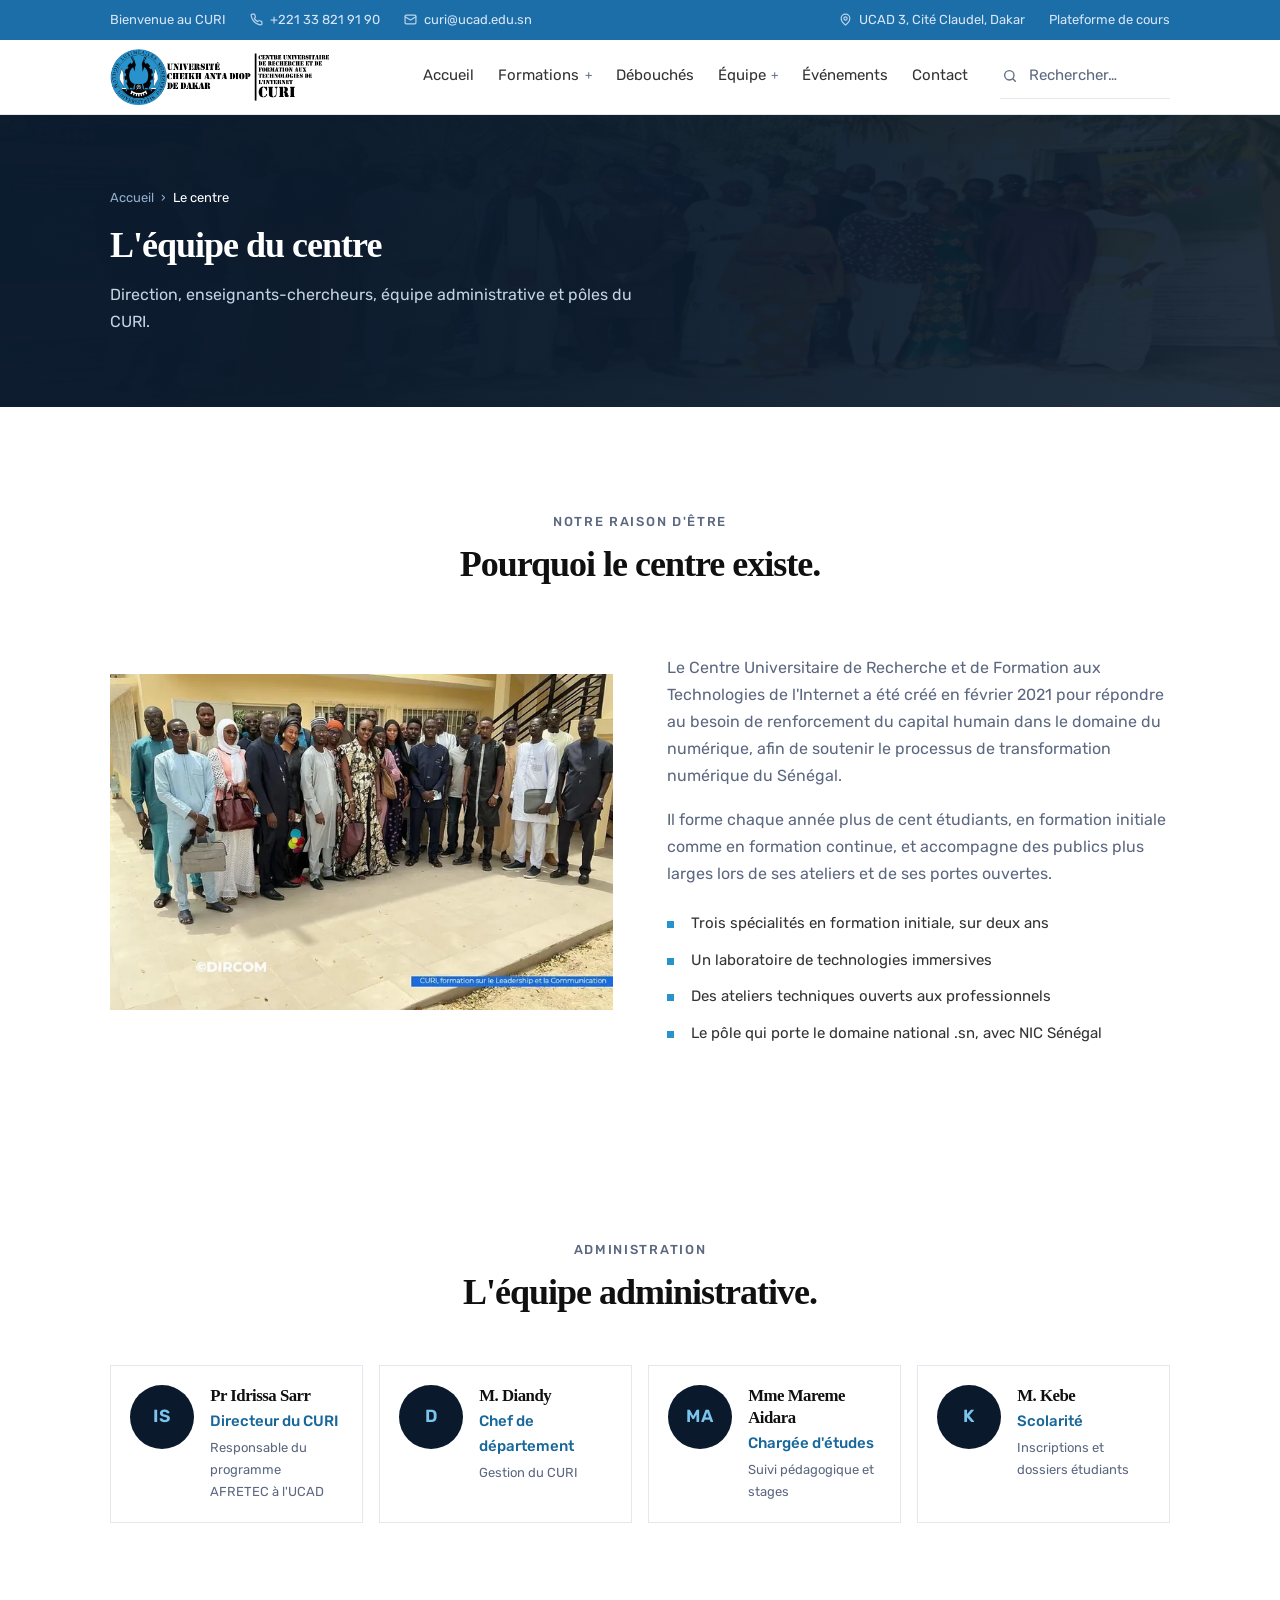
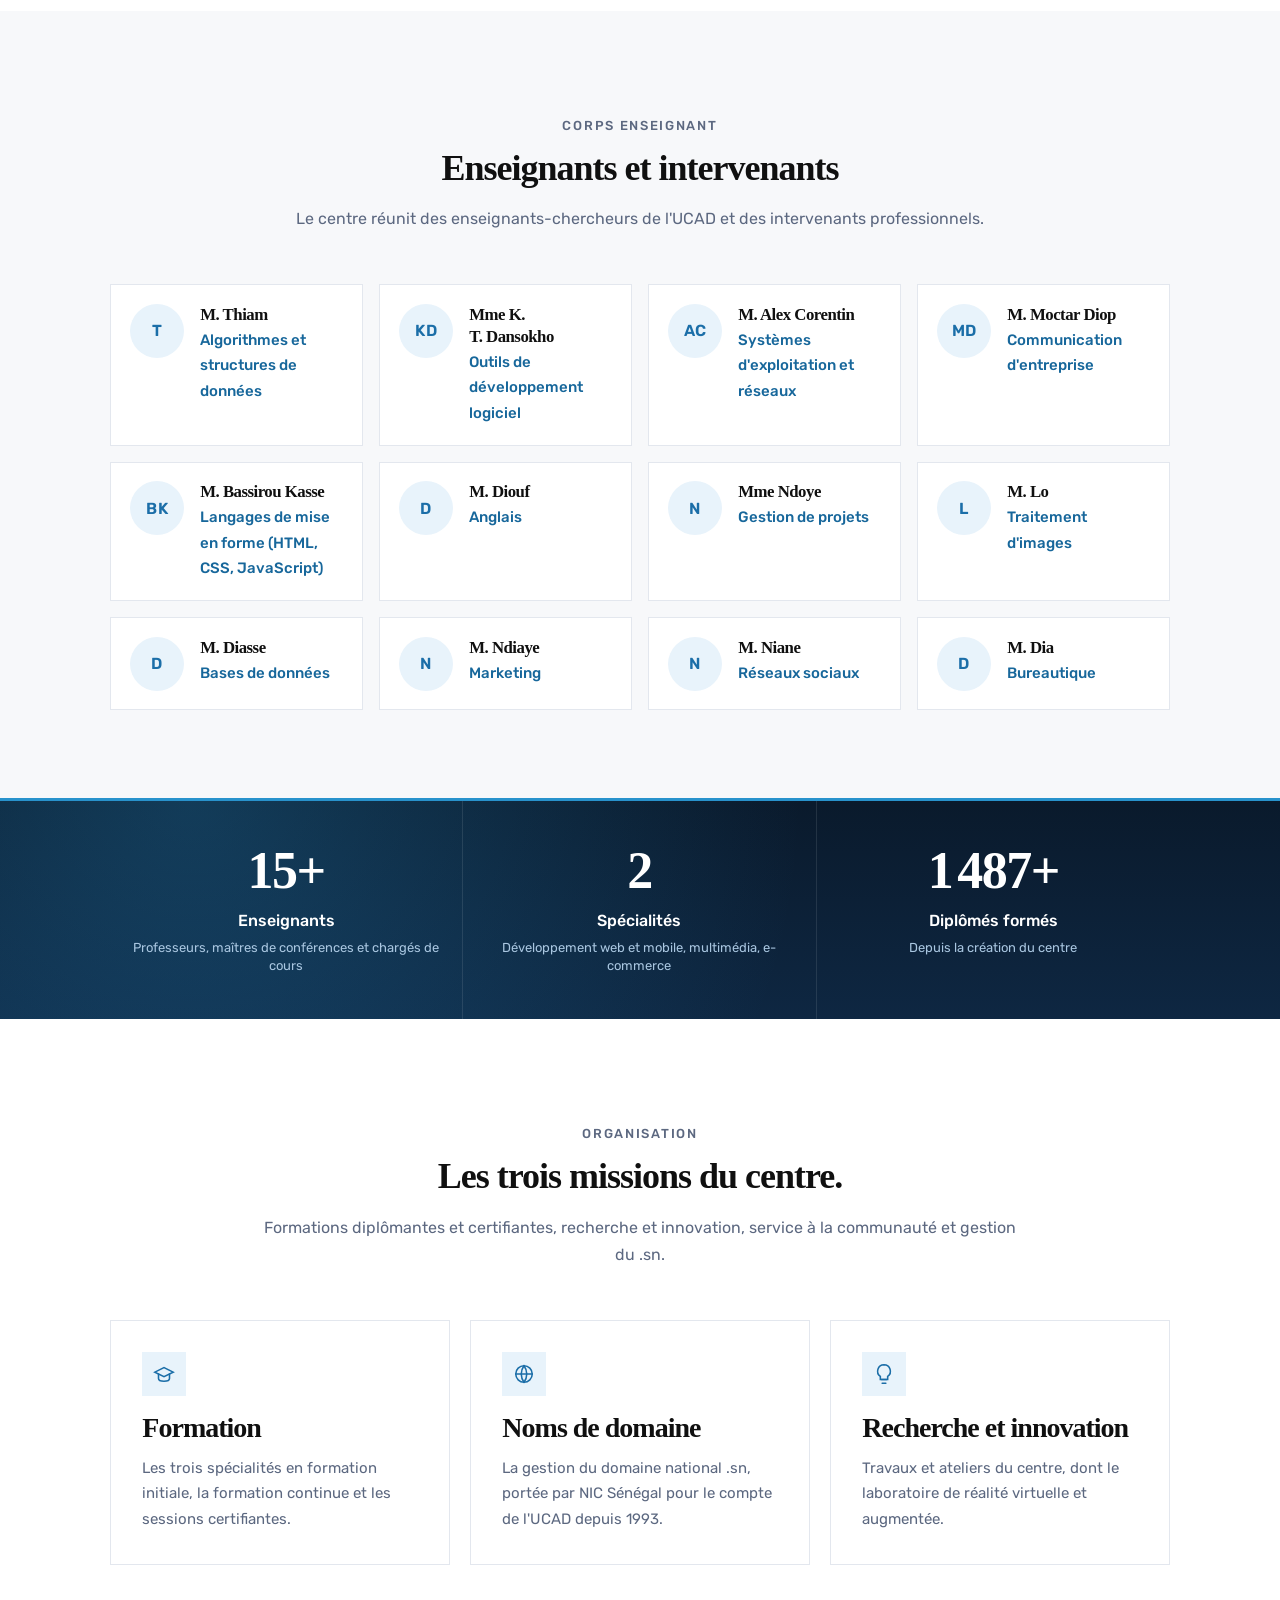
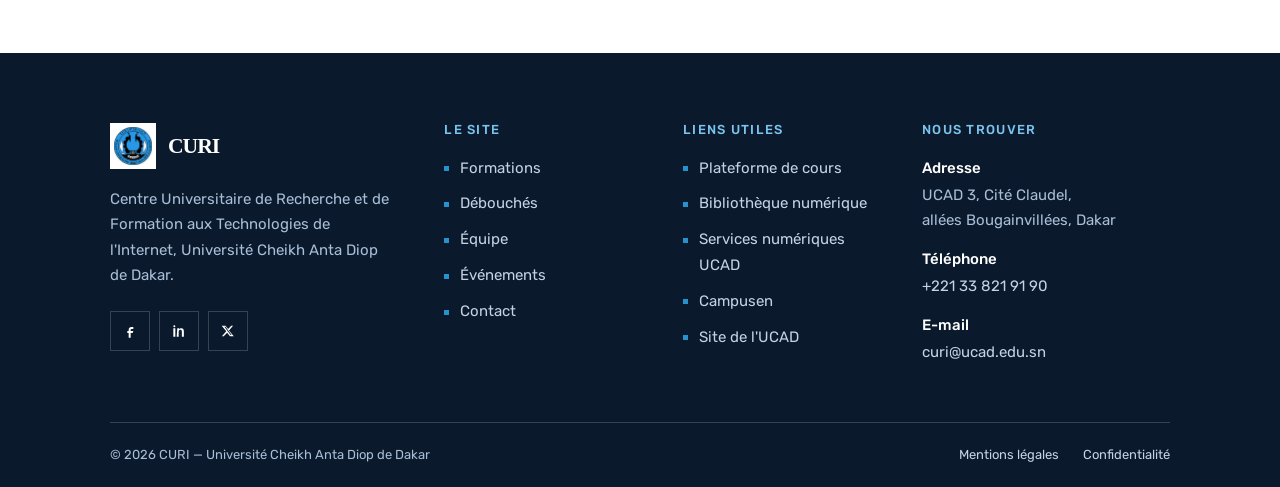
<file: equipe.html>
<!DOCTYPE html>
<html lang="fr">
<head>
<meta charset="utf-8">
<meta name="viewport" content="width=device-width, initial-scale=1">
<script>document.documentElement.classList.add('js');</script>
<title>Le centre — CURI | UCAD Dakar</title>
<meta name="description" content="Direction, enseignants-chercheurs et pôles du Centre Universitaire de Recherche et de Formation aux Technologies de l'Internet.">
<link rel="canonical" href="https://mmouctar34.github.io/CURI/equipe.html">
<meta property="og:title" content="Le centre — CURI | UCAD Dakar">
<meta property="og:description" content="Direction, enseignants-chercheurs et pôles du Centre Universitaire de Recherche et de Formation aux Technologies de l'Internet.">
<meta property="og:image" content="images/web/campus-1400.webp">
<meta name="theme-color" content="#0f2440">
<link rel="icon" href="images/web/favicon-curi-64.png" type="image/png" sizes="64x64">
<link rel="icon" href="images/web/favicon-curi-192.png" type="image/png" sizes="192x192">
<link rel="apple-touch-icon" href="images/web/favicon-curi-192.png">
<link rel="preconnect" href="https://fonts.googleapis.com">
<link rel="preconnect" href="https://fonts.gstatic.com" crossorigin>
<link rel="stylesheet" href="https://fonts.googleapis.com/css2?family=Rubik:wght@300;400;500;600&display=swap">
<link rel="stylesheet" href="css/style.css">
</head>
<body>

<a class="saut-contenu" href="#contenu">Aller au contenu</a>

<!-- ======================= BARRE DU HAUT ======================= -->
<div class="barre-haut">
  <div class="enveloppe barre-haut__interieur">
    <div class="barre-haut__gauche">
      <span>Bienvenue au CURI</span>
      <a href="tel:+221338219190">
        <svg width="13" height="13" viewBox="0 0 24 24" fill="none" stroke="currentColor" stroke-width="2.2" stroke-linecap="round" aria-hidden="true"><path d="M22 16.9v3a2 2 0 0 1-2.2 2 19.8 19.8 0 0 1-8.6-3.1 19.5 19.5 0 0 1-6-6A19.8 19.8 0 0 1 2.1 4.2 2 2 0 0 1 4.1 2h3a2 2 0 0 1 2 1.7c.1 1 .4 1.9.7 2.8a2 2 0 0 1-.5 2.1L8.1 9.9a16 16 0 0 0 6 6l1.3-1.3a2 2 0 0 1 2.1-.4c.9.3 1.8.6 2.8.7a2 2 0 0 1 1.7 2Z"/></svg>
        +221 33 821 91 90
      </a>
      <a href="mailto:curi@ucad.edu.sn">
        <svg width="13" height="13" viewBox="0 0 24 24" fill="none" stroke="currentColor" stroke-width="2.2" stroke-linecap="round" aria-hidden="true"><rect x="2" y="4" width="20" height="16" rx="2"/><path d="m2 7 10 6 10-6"/></svg>
        curi@ucad.edu.sn
      </a>
    </div>
    <div class="barre-haut__droite">
      <span>
        <svg width="13" height="13" viewBox="0 0 24 24" fill="none" stroke="currentColor" stroke-width="2.2" stroke-linecap="round" aria-hidden="true"><path d="M20 10c0 6-8 12-8 12S4 16 4 10a8 8 0 0 1 16 0Z"/><circle cx="12" cy="10" r="3"/></svg>
        UCAD 3, Cité Claudel, Dakar
      </span>
      <a href="https://fad.curi.ucad.sn" target="_blank" rel="noopener">Plateforme de cours</a>
    </div>
  </div>
</div>

<!-- ======================= EN-TÊTE ======================= -->
<header class="entete">
  <div class="enveloppe entete__interieur">

    <a class="marque" href="index.html">
      <img src="images/web/logo-ucad-curi.png" alt="Université Cheikh Anta Diop de Dakar — CURI, Centre Universitaire de Recherche et de Formation aux Technologies de l'Internet" width="800" height="200">
    </a>

    <nav class="nav-principale" aria-label="Navigation principale">
      <ul>
        <li><a href="index.html">Accueil</a></li>
        <li class="a-sous-menu">
          <a href="formation.html">Formations</a>
          <ul class="sous-menu">
            <li><a href="formation.html#types">Initiale, continue, certifiante</a></li>
            <li><a href="formation.html#developpement">Développement web et mobile</a></li>
            <li><a href="formation.html#multimedia">Technologie web et multimédia</a></li>
            <li><a href="formation.html#ecommerce">E-commerce et marketing digital</a></li>
            <li><a href="formation.html#candidater">Candidater</a></li>
          </ul>
        </li>
        <li><a href="debouches.html">Débouchés</a></li>
        <li class="a-sous-menu">
          <a href="equipe.html">Équipe</a>
          <ul class="sous-menu">
            <li><a href="equipe.html" aria-current="page">Équipe et direction</a></li>
            <li><a href="equipe.html#poles">Les pôles</a></li>
            <li><a href="index.html#missions">NIC Sénégal et le .sn</a></li>
          </ul>
        </li>
        <li><a href="evenements.html">Événements</a></li>
        <li><a href="contact.html">Contact</a></li>
      </ul>
    </nav>

    <div class="recherche">
      <div class="recherche__champ">
        <svg width="16" height="16" viewBox="0 0 24 24" fill="none" stroke="currentColor" stroke-width="2" stroke-linecap="round" aria-hidden="true"><circle cx="11" cy="11" r="7"/><path d="m20 20-3.5-3.5"/></svg>
        <label class="lecture-seule" for="recherche-bureau">Rechercher sur le site</label>
        <input type="search" id="recherche-bureau" placeholder="Rechercher…" autocomplete="off" role="combobox" aria-expanded="false" aria-controls="resultats-bureau">
        <button type="button" class="recherche__vider" aria-label="Effacer la recherche">✕</button>
      </div>
      <div class="recherche__panneau" id="resultats-bureau" role="listbox" aria-label="Résultats de recherche"></div>
    </div>

    <button type="button" class="bascule-menu" aria-expanded="false" aria-controls="tiroir-menu" aria-label="Ouvrir le menu">
      <span></span><span></span><span></span>
    </button>

  </div>
</header>

<!-- ======================= MENU MOBILE ======================= -->
<div class="tiroir" id="tiroir-menu">
  <div class="tiroir__recherche">
    <svg width="16" height="16" viewBox="0 0 24 24" fill="none" stroke="currentColor" stroke-width="2" stroke-linecap="round" aria-hidden="true"><circle cx="11" cy="11" r="7"/><path d="m20 20-3.5-3.5"/></svg>
    <label class="lecture-seule" for="recherche-mobile">Rechercher sur le site</label>
    <input type="search" id="recherche-mobile" placeholder="Rechercher sur le site…" autocomplete="off">
  </div>
  <div class="recherche__panneau tiroir__panneau" style="position:static;opacity:1;transform:none;pointer-events:auto;box-shadow:none;border:0;padding:0;max-height:none"></div>

  <nav aria-label="Navigation mobile">
    <ul>
      <li><a href="index.html">Accueil <svg width="17" height="17" viewBox="0 0 24 24" fill="none" stroke="currentColor" stroke-width="2" aria-hidden="true"><path d="m9 18 6-6-6-6"/></svg></a></li>
      <li><a href="formation.html">Formations <svg width="17" height="17" viewBox="0 0 24 24" fill="none" stroke="currentColor" stroke-width="2" aria-hidden="true"><path d="m9 18 6-6-6-6"/></svg></a></li>
      <li><a href="debouches.html">Débouchés <svg width="17" height="17" viewBox="0 0 24 24" fill="none" stroke="currentColor" stroke-width="2" aria-hidden="true"><path d="m9 18 6-6-6-6"/></svg></a></li>
      <li><a href="equipe.html" aria-current="page">Équipe <svg width="17" height="17" viewBox="0 0 24 24" fill="none" stroke="currentColor" stroke-width="2" aria-hidden="true"><path d="m9 18 6-6-6-6"/></svg></a></li>
      <li><a href="evenements.html">Événements <svg width="17" height="17" viewBox="0 0 24 24" fill="none" stroke="currentColor" stroke-width="2" aria-hidden="true"><path d="m9 18 6-6-6-6"/></svg></a></li>
      <li><a href="contact.html">Contact <svg width="17" height="17" viewBox="0 0 24 24" fill="none" stroke="currentColor" stroke-width="2" aria-hidden="true"><path d="m9 18 6-6-6-6"/></svg></a></li>
    </ul>
  </nav>

  <div class="tiroir__pied">
    <a class="bouton bouton--bleu" href="https://fad.curi.ucad.sn" target="_blank" rel="noopener">Plateforme de cours</a>
  </div>

  <div class="tiroir__contact">
    <a href="tel:+221338219190">+221 33 821 91 90</a>
    <a href="mailto:curi@ucad.edu.sn">curi@ucad.edu.sn</a>
    <span>UCAD 3, Cité Claudel, allées Bougainvillées, Dakar</span>
  </div>
</div>

<main id="contenu">

  <section class="bandeau">
    <div class="bandeau__fond">
      <img src="images/web/campus-1400.webp" alt="" width="1400" height="519">
    </div>
    <div class="bandeau__voile"></div>
    <div class="enveloppe bandeau__interieur">
      <nav class="ariane" aria-label="Fil d'Ariane">
        <ol>
          <li><a href="index.html">Accueil</a></li>
          <li aria-hidden="true">›</li>
          <li aria-current="page">Le centre</li>
        </ol>
      </nav>
      <h1>L'équipe du centre</h1>
      <p class="bandeau__texte">Direction, enseignants-chercheurs, équipe administrative et pôles du CURI.</p>
    </div>
  </section>

  <section class="section" id="mission">
    <div class="enveloppe">
      <div class="tete apparait">
        <p class="tete__sur">Notre raison d'être</p>
        <h2>Pourquoi le centre existe.</h2>
      </div>
      <div class="duo apparait">
        <div class="duo__image">
          <img src="images/web/promotion-1200.webp" srcset="images/web/promotion-700.webp 700w, images/web/promotion-1200.webp 1080w" sizes="(min-width: 60rem) 34rem, 100vw" alt="Photo de groupe d'une promotion du centre" width="1080" height="720" loading="lazy">
        </div>
        <div>
          <p>
            Le Centre Universitaire de Recherche et de Formation aux Technologies
            de l'Internet a été créé en février 2021 pour répondre au besoin de
            renforcement du capital humain dans le domaine du numérique, afin de
            soutenir le processus de transformation numérique du Sénégal.
          </p>
          <p>
            Il forme chaque année plus de cent étudiants, en formation
            initiale comme en formation continue, et accompagne des publics plus
            larges lors de ses ateliers et de ses portes ouvertes.
          </p>
          <ul class="duo__liste">
            <li>Trois spécialités en formation initiale, sur deux ans</li>
            <li>Un laboratoire de technologies immersives</li>
            <li>Des ateliers techniques ouverts aux professionnels</li>
            <li>Le pôle qui porte le domaine national .sn, avec NIC Sénégal</li>
          </ul>
        </div>
      </div>
    </div>
  </section>

  <section class="section" id="administration">
    <div class="enveloppe">
      <div class="tete apparait">
        <p class="tete__sur">Administration</p>
        <h2>L'équipe administrative.</h2>
      </div>
      <!-- Équipe reprise du site en ligne. Pour ajouter une photo, remplacer
           le <span class="membre__initiales"> par une <img> de 72 × 72 px,
           après accord de la personne. -->
      <div class="membres membres--direction apparait">
        <article class="membre" id="membre-idrissa-sarr">
          <span class="membre__initiales" aria-hidden="true">IS</span>
          <h3>Pr Idrissa Sarr</h3>
          <p class="membre__role">Directeur du CURI</p>
          <p class="membre__detail">Responsable du programme AFRETEC à l'UCAD</p>
        </article>
        <article class="membre" id="membre-diandy">
          <span class="membre__initiales" aria-hidden="true">D</span>
          <h3>M. Diandy</h3>
          <p class="membre__role">Chef de département</p>
          <p class="membre__detail">Gestion du CURI</p>
        </article>
        <article class="membre" id="membre-mareme-aidara">
          <span class="membre__initiales" aria-hidden="true">MA</span>
          <h3>Mme Mareme Aidara</h3>
          <p class="membre__role">Chargée d'études</p>
          <p class="membre__detail">Suivi pédagogique et stages</p>
        </article>
        <article class="membre" id="membre-kebe">
          <span class="membre__initiales" aria-hidden="true">K</span>
          <h3>M. Kebe</h3>
          <p class="membre__role">Scolarité</p>
          <p class="membre__detail">Inscriptions et dossiers étudiants</p>
        </article>
      </div>
    </div>
  </section>

  <section class="section section--gris" id="enseignants">
    <div class="enveloppe">
      <div class="tete apparait">
        <p class="tete__sur">Corps enseignant</p>
        <h2>Enseignants et intervenants</h2>
        <p>Le centre réunit des enseignants-chercheurs de l'UCAD et des intervenants professionnels.</p>
      </div>
      <div class="membres apparait">
        <article class="membre" id="membre-thiam"><span class="membre__initiales" aria-hidden="true">T</span><h3>M. Thiam</h3><p class="membre__role">Algorithmes et structures de données</p></article>
        <article class="membre" id="membre-k-t-dansokho"><span class="membre__initiales" aria-hidden="true">KD</span><h3>Mme K. T. Dansokho</h3><p class="membre__role">Outils de développement logiciel</p></article>
        <article class="membre" id="membre-alex-corentin"><span class="membre__initiales" aria-hidden="true">AC</span><h3>M. Alex Corentin</h3><p class="membre__role">Systèmes d'exploitation et réseaux</p></article>
        <article class="membre" id="membre-moctar-diop"><span class="membre__initiales" aria-hidden="true">MD</span><h3>M. Moctar Diop</h3><p class="membre__role">Communication d'entreprise</p></article>
        <article class="membre" id="membre-bassirou-kasse"><span class="membre__initiales" aria-hidden="true">BK</span><h3>M. Bassirou Kasse</h3><p class="membre__role">Langages de mise en forme (HTML, CSS, JavaScript)</p></article>
        <article class="membre" id="membre-diouf"><span class="membre__initiales" aria-hidden="true">D</span><h3>M. Diouf</h3><p class="membre__role">Anglais</p></article>
        <article class="membre" id="membre-ndoye"><span class="membre__initiales" aria-hidden="true">N</span><h3>Mme Ndoye</h3><p class="membre__role">Gestion de projets</p></article>
        <article class="membre" id="membre-lo"><span class="membre__initiales" aria-hidden="true">L</span><h3>M. Lo</h3><p class="membre__role">Traitement d'images</p></article>
        <article class="membre" id="membre-diasse"><span class="membre__initiales" aria-hidden="true">D</span><h3>M. Diasse</h3><p class="membre__role">Bases de données</p></article>
        <article class="membre" id="membre-ndiaye"><span class="membre__initiales" aria-hidden="true">N</span><h3>M. Ndiaye</h3><p class="membre__role">Marketing</p></article>
        <article class="membre" id="membre-niane"><span class="membre__initiales" aria-hidden="true">N</span><h3>M. Niane</h3><p class="membre__role">Réseaux sociaux</p></article>
        <article class="membre" id="membre-dia"><span class="membre__initiales" aria-hidden="true">D</span><h3>M. Dia</h3><p class="membre__role">Bureautique</p></article>
      </div>
    </div>
  </section>

  <!-- L'équipe en chiffres (mêmes nombres qui défilent que sur l'accueil) -->
  <section class="bandeau-chiffres" id="equipe-chiffres" aria-label="L'équipe en chiffres">
    <div class="enveloppe">
      <div class="chiffres chiffres--trois apparait">
        <div class="chiffre">
          <span class="chiffre__nombre"><span data-cible="20">20</span>+</span>
          <span class="chiffre__texte">Enseignants</span>
          <span class="chiffre__detail">Professeurs, maîtres de conférences et chargés de cours</span>
        </div>
        <div class="chiffre">
          <span class="chiffre__nombre"><span data-cible="3">3</span></span>
          <span class="chiffre__texte">Spécialités</span>
          <span class="chiffre__detail">Développement web et mobile, multimédia, e-commerce</span>
        </div>
        <div class="chiffre">
          <span class="chiffre__nombre"><span data-cible="2000">2 000</span>+</span>
          <span class="chiffre__texte">Diplômés formés</span>
          <span class="chiffre__detail">Depuis la création du centre</span>
        </div>
      </div>
    </div>
  </section>

  <section class="section" id="poles">
    <div class="enveloppe">
      <div class="tete apparait">
        <p class="tete__sur">Organisation</p>
        <h2>Les trois missions du centre.</h2>
        <p>Formations diplômantes et certifiantes, recherche et innovation, service à la communauté et gestion du .sn.</p>
      </div>
      <div class="cartes apparait">
        <article class="carte">
          <span class="carte__icone">
            <svg width="22" height="22" viewBox="0 0 24 24" fill="none" stroke="currentColor" stroke-width="1.7" stroke-linecap="round" aria-hidden="true"><path d="M22 10 12 5 2 10l10 5 10-5Z"/><path d="M6 12v5c0 1.7 2.7 3 6 3s6-1.3 6-3v-5"/></svg>
          </span>
          <h3>Formation</h3>
          <p>Les trois spécialités en formation initiale, la formation continue et les sessions certifiantes.</p>
        </article>
        <article class="carte">
          <span class="carte__icone">
            <svg width="22" height="22" viewBox="0 0 24 24" fill="none" stroke="currentColor" stroke-width="1.7" stroke-linecap="round" aria-hidden="true"><circle cx="12" cy="12" r="9"/><path d="M3 12h18"/><path d="M12 3a15 15 0 0 1 0 18a15 15 0 0 1 0-18Z"/></svg>
          </span>
          <h3>Noms de domaine</h3>
          <p>La gestion du domaine national .sn, portée par NIC Sénégal pour le compte de l'UCAD depuis 1993.</p>
        </article>
        <article class="carte">
          <span class="carte__icone">
            <svg width="22" height="22" viewBox="0 0 24 24" fill="none" stroke="currentColor" stroke-width="1.7" stroke-linecap="round" aria-hidden="true"><path d="M9 18h6"/><path d="M10 22h4"/><path d="M12 2a7 7 0 0 0-4 12.7V18h8v-3.3A7 7 0 0 0 12 2Z"/></svg>
          </span>
          <h3>Recherche et innovation</h3>
          <p>Travaux et ateliers du centre, dont le laboratoire de réalité virtuelle et augmentée.</p>
        </article>
      </div>
    </div>
  </section>


</main>

<footer class="pied">
  <div class="enveloppe">
    <div class="pied__grille">

      <div>
        <a class="pied__marque" href="index.html">
          <img src="images/web/logo-curi.png" alt="" width="46" height="46">
          <span>CURI</span>
        </a>
        <p class="pied__intro">
          Centre Universitaire de Recherche et de Formation aux Technologies de
          l'Internet, Université Cheikh Anta Diop de Dakar.
        </p>
        <div class="pied__reseaux">
          <a href="https://www.facebook.com/profile.php?id=100075163244894" target="_blank" rel="noopener" aria-label="Le CURI sur Facebook">
            <svg width="16" height="16" viewBox="0 0 24 24" fill="currentColor" aria-hidden="true"><path d="M14 9h3V6h-3c-2.2 0-4 1.8-4 4v2H8v3h2v7h3v-7h3l1-3h-4v-2c0-.6.4-1 1-1Z"/></svg>
          </a>
          <a href="https://www.linkedin.com/company/curi-ucad-s%C3%A9n%C3%A9gal/" target="_blank" rel="noopener" aria-label="Le CURI sur LinkedIn">
            <svg width="16" height="16" viewBox="0 0 24 24" fill="currentColor" aria-hidden="true"><path d="M5 3.5A1.5 1.5 0 1 1 5 6.5a1.5 1.5 0 0 1 0-3ZM3.5 8h3v12.5h-3Zm6 0h2.9v1.7h.1c.4-.8 1.4-1.7 3-1.7 3.2 0 3.8 2.1 3.8 4.8v7.7h-3v-6.8c0-1.6 0-3.7-2.2-3.7s-2.6 1.8-2.6 3.6v6.9h-3Z"/></svg>
          </a>
          <a href="https://x.com/CURISENEGAL" target="_blank" rel="noopener" aria-label="Le CURI sur X">
            <svg width="14" height="14" viewBox="0 0 24 24" fill="currentColor" aria-hidden="true"><path d="M17.5 3h3.2l-7 8 8.2 10h-6.4l-5-6.1L4.7 21H1.5l7.5-8.6L1.1 3h6.6l4.5 5.6Zm-1.1 16h1.8L7.7 4.8H5.8Z"/></svg>
          </a>
        </div>
      </div>

      <nav aria-labelledby="pied-site">
        <h2 id="pied-site">Le site</h2>
        <ul>
          <li><a href="formation.html">Formations</a></li>
          <li><a href="debouches.html">Débouchés</a></li>
          <li><a href="equipe.html">Équipe</a></li>
          <li><a href="evenements.html">Événements</a></li>
          <li><a href="contact.html">Contact</a></li>
        </ul>
      </nav>

      <nav aria-labelledby="pied-liens">
        <h2 id="pied-liens">Liens utiles</h2>
        <ul>
          <li><a href="https://fad.curi.ucad.sn" target="_blank" rel="noopener">Plateforme de cours</a></li>
          <li><a href="http://bibnum.ucad.sn/" target="_blank" rel="noopener">Bibliothèque numérique</a></li>
          <li><a href="https://pie.ucad.sn/" target="_blank" rel="noopener">Services numériques UCAD</a></li>
          <li><a href="https://www.campusen.sn" target="_blank" rel="noopener">Campusen</a></li>
          <li><a href="https://www.ucad.sn" target="_blank" rel="noopener">Site de l'UCAD</a></li>
        </ul>
      </nav>

      <div>
        <h2 id="pied-contact">Nous trouver</h2>
        <div class="pied__contact" aria-labelledby="pied-contact">
          <div>
            <strong>Adresse</strong>
            <span>UCAD 3, Cité Claudel,<br>allées Bougainvillées, Dakar</span>
          </div>
          <div>
            <strong>Téléphone</strong>
            <a href="tel:+221338219190">+221 33 821 91 90</a>
          </div>
          <div>
            <strong>E-mail</strong>
            <a href="mailto:curi@ucad.edu.sn">curi@ucad.edu.sn</a>
          </div>
        </div>
      </div>

    </div>

    <div class="pied__bas">
      <span>© <span data-annee>2026</span> CURI — Université Cheikh Anta Diop de Dakar</span>
      <ul>
        <li><a href="contact.html">Mentions légales</a></li>
        <li><a href="contact.html">Confidentialité</a></li>
      </ul>
    </div>
  </div>
</footer>

<script src="js/script.js"></script>
</body>
</html>
</file>
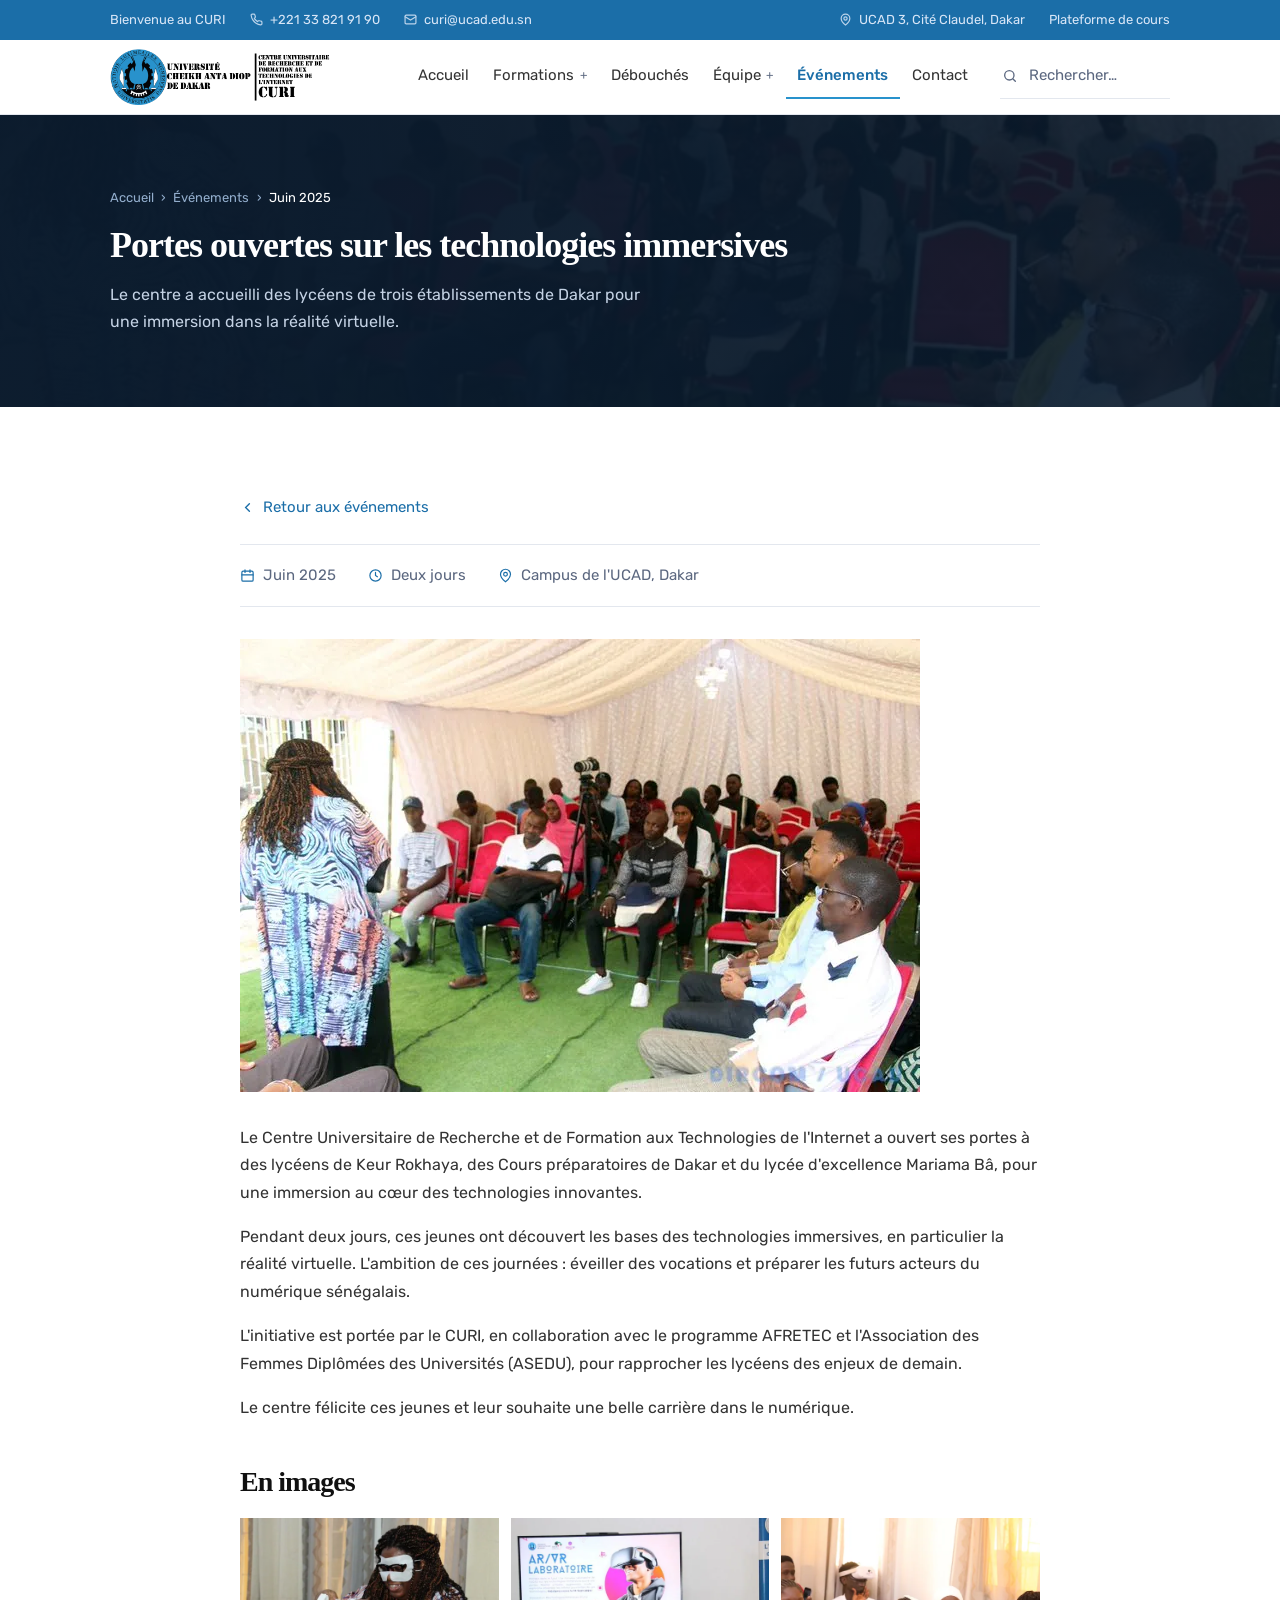
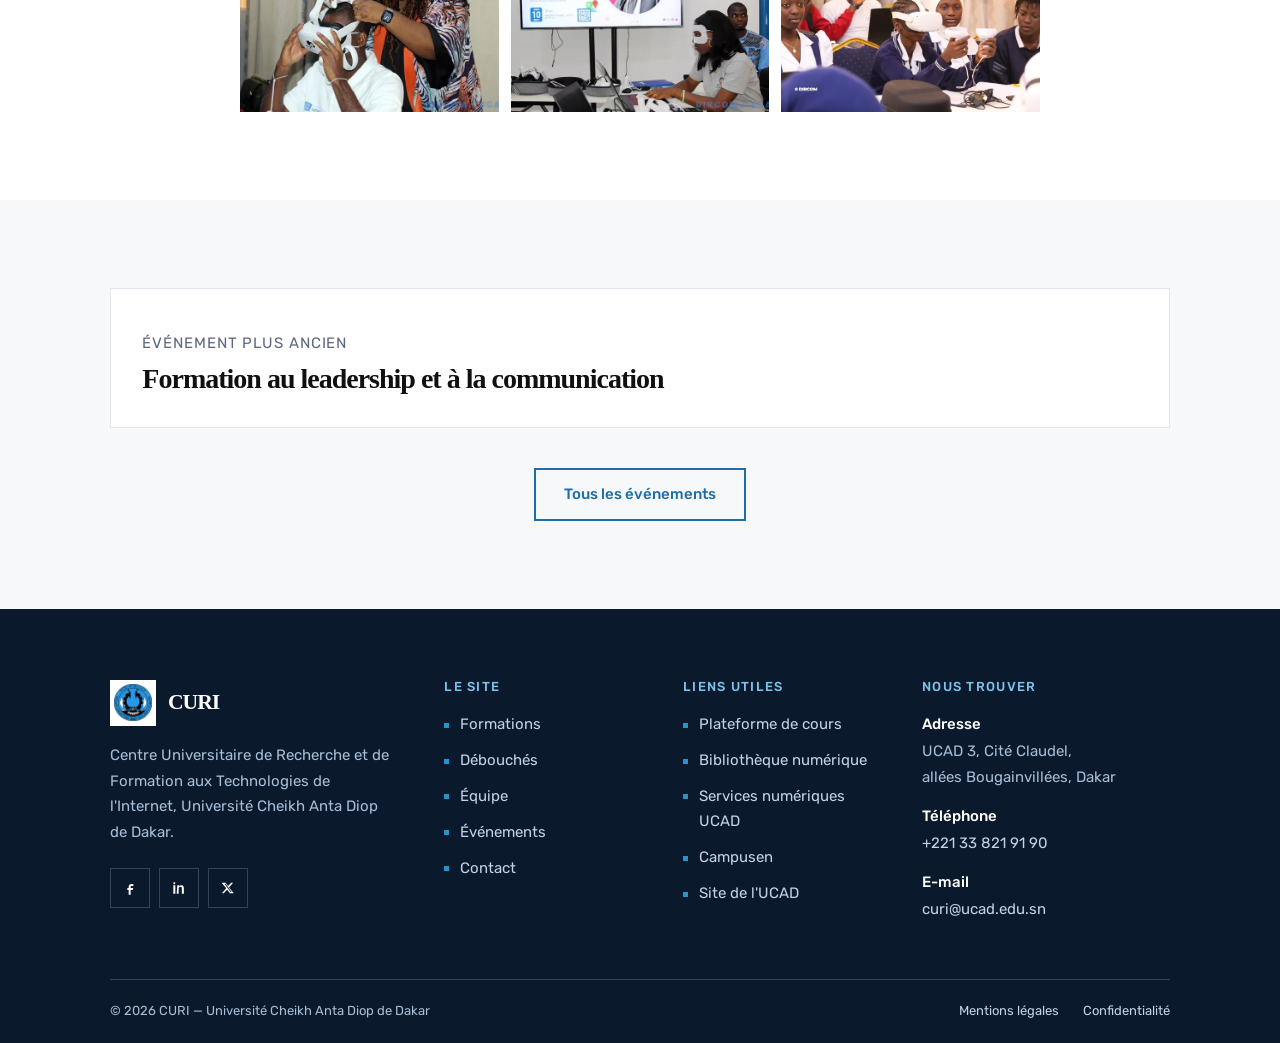
<file: evenement-colab-2025.html>
<!DOCTYPE html>
<html lang="fr">
<head>
<meta charset="utf-8">
<meta name="viewport" content="width=device-width, initial-scale=1">
<script>document.documentElement.classList.add('js');</script>
<title>Portes ouvertes sur les technologies immersives — CURI | UCAD Dakar</title>
<meta name="description" content="Le centre a accueilli des lycéens de trois établissements de Dakar pour une immersion dans la réalité virtuelle.">
<link rel="canonical" href="https://mmouctar34.github.io/CURI/evenement-colab-2025.html">
<meta property="og:title" content="Portes ouvertes sur les technologies immersives — CURI | UCAD Dakar">
<meta property="og:description" content="Le centre a accueilli des lycéens de trois établissements de Dakar pour une immersion dans la réalité virtuelle.">
<meta property="og:image" content="images/web/colab-2-1200.webp">
<meta name="theme-color" content="#0f2440">
<link rel="icon" href="images/web/favicon-curi-64.png" type="image/png" sizes="64x64">
<link rel="icon" href="images/web/favicon-curi-192.png" type="image/png" sizes="192x192">
<link rel="apple-touch-icon" href="images/web/favicon-curi-192.png">
<link rel="preconnect" href="https://fonts.googleapis.com">
<link rel="preconnect" href="https://fonts.gstatic.com" crossorigin>
<link rel="stylesheet" href="https://fonts.googleapis.com/css2?family=Rubik:wght@300;400;500;600&display=swap">
<link rel="stylesheet" href="css/style.css">
</head>
<body>

<a class="saut-contenu" href="#contenu">Aller au contenu</a>

<!-- ======================= BARRE DU HAUT ======================= -->
<div class="barre-haut">
  <div class="enveloppe barre-haut__interieur">
    <div class="barre-haut__gauche">
      <span>Bienvenue au CURI</span>
      <a href="tel:+221338219190">
        <svg width="13" height="13" viewBox="0 0 24 24" fill="none" stroke="currentColor" stroke-width="2.2" stroke-linecap="round" aria-hidden="true"><path d="M22 16.9v3a2 2 0 0 1-2.2 2 19.8 19.8 0 0 1-8.6-3.1 19.5 19.5 0 0 1-6-6A19.8 19.8 0 0 1 2.1 4.2 2 2 0 0 1 4.1 2h3a2 2 0 0 1 2 1.7c.1 1 .4 1.9.7 2.8a2 2 0 0 1-.5 2.1L8.1 9.9a16 16 0 0 0 6 6l1.3-1.3a2 2 0 0 1 2.1-.4c.9.3 1.8.6 2.8.7a2 2 0 0 1 1.7 2Z"/></svg>
        +221 33 821 91 90
      </a>
      <a href="mailto:curi@ucad.edu.sn">
        <svg width="13" height="13" viewBox="0 0 24 24" fill="none" stroke="currentColor" stroke-width="2.2" stroke-linecap="round" aria-hidden="true"><rect x="2" y="4" width="20" height="16" rx="2"/><path d="m2 7 10 6 10-6"/></svg>
        curi@ucad.edu.sn
      </a>
    </div>
    <div class="barre-haut__droite">
      <span>
        <svg width="13" height="13" viewBox="0 0 24 24" fill="none" stroke="currentColor" stroke-width="2.2" stroke-linecap="round" aria-hidden="true"><path d="M20 10c0 6-8 12-8 12S4 16 4 10a8 8 0 0 1 16 0Z"/><circle cx="12" cy="10" r="3"/></svg>
        UCAD 3, Cité Claudel, Dakar
      </span>
      <a href="https://fad.curi.ucad.sn" target="_blank" rel="noopener">Plateforme de cours</a>
    </div>
  </div>
</div>

<!-- ======================= EN-TÊTE ======================= -->
<header class="entete">
  <div class="enveloppe entete__interieur">

    <a class="marque" href="index.html">
      <img src="images/web/logo-ucad-curi.png" alt="Université Cheikh Anta Diop de Dakar — CURI, Centre Universitaire de Recherche et de Formation aux Technologies de l'Internet" width="800" height="200">
    </a>

    <nav class="nav-principale" aria-label="Navigation principale">
      <ul>
        <li><a href="index.html">Accueil</a></li>
        <li class="a-sous-menu">
          <a href="formation.html">Formations</a>
          <ul class="sous-menu">
            <li><a href="formation.html#types">Initiale, continue, certifiante</a></li>
            <li><a href="formation.html#developpement">Développement web et mobile</a></li>
            <li><a href="formation.html#multimedia">Technologie web et multimédia</a></li>
            <li><a href="formation.html#ecommerce">E-commerce et marketing digital</a></li>
            <li><a href="formation.html#candidater">Candidater</a></li>
          </ul>
        </li>
        <li><a href="debouches.html">Débouchés</a></li>
        <li class="a-sous-menu">
          <a href="equipe.html">Équipe</a>
          <ul class="sous-menu">
            <li><a href="equipe.html">Direction et enseignants</a></li>
            <li><a href="equipe.html#poles">Les pôles</a></li>
            <li><a href="index.html#missions">NIC Sénégal et le .sn</a></li>
          </ul>
        </li>
        <li><a href="evenements.html" aria-current="page">Événements</a></li>
        <li><a href="contact.html">Contact</a></li>
      </ul>
    </nav>

    <div class="recherche">
      <div class="recherche__champ">
        <svg width="16" height="16" viewBox="0 0 24 24" fill="none" stroke="currentColor" stroke-width="2" stroke-linecap="round" aria-hidden="true"><circle cx="11" cy="11" r="7"/><path d="m20 20-3.5-3.5"/></svg>
        <label class="lecture-seule" for="recherche-bureau">Rechercher sur le site</label>
        <input type="search" id="recherche-bureau" placeholder="Rechercher…" autocomplete="off" role="combobox" aria-expanded="false" aria-controls="resultats-bureau">
        <button type="button" class="recherche__vider" aria-label="Effacer la recherche">✕</button>
      </div>
      <div class="recherche__panneau" id="resultats-bureau" role="listbox" aria-label="Résultats de recherche"></div>
    </div>

    <button type="button" class="bascule-menu" aria-expanded="false" aria-controls="tiroir-menu" aria-label="Ouvrir le menu">
      <span></span><span></span><span></span>
    </button>

  </div>
</header>

<!-- ======================= MENU MOBILE ======================= -->
<div class="tiroir" id="tiroir-menu">
  <div class="tiroir__recherche">
    <svg width="16" height="16" viewBox="0 0 24 24" fill="none" stroke="currentColor" stroke-width="2" stroke-linecap="round" aria-hidden="true"><circle cx="11" cy="11" r="7"/><path d="m20 20-3.5-3.5"/></svg>
    <label class="lecture-seule" for="recherche-mobile">Rechercher sur le site</label>
    <input type="search" id="recherche-mobile" placeholder="Rechercher sur le site…" autocomplete="off">
  </div>
  <div class="recherche__panneau tiroir__panneau" style="position:static;opacity:1;transform:none;pointer-events:auto;box-shadow:none;border:0;padding:0;max-height:none"></div>

  <nav aria-label="Navigation mobile">
    <ul>
      <li><a href="index.html">Accueil <svg width="17" height="17" viewBox="0 0 24 24" fill="none" stroke="currentColor" stroke-width="2" aria-hidden="true"><path d="m9 18 6-6-6-6"/></svg></a></li>
      <li><a href="formation.html">Formations <svg width="17" height="17" viewBox="0 0 24 24" fill="none" stroke="currentColor" stroke-width="2" aria-hidden="true"><path d="m9 18 6-6-6-6"/></svg></a></li>
      <li><a href="debouches.html">Débouchés <svg width="17" height="17" viewBox="0 0 24 24" fill="none" stroke="currentColor" stroke-width="2" aria-hidden="true"><path d="m9 18 6-6-6-6"/></svg></a></li>
      <li><a href="equipe.html">Équipe <svg width="17" height="17" viewBox="0 0 24 24" fill="none" stroke="currentColor" stroke-width="2" aria-hidden="true"><path d="m9 18 6-6-6-6"/></svg></a></li>
      <li><a href="evenements.html" aria-current="page">Événements <svg width="17" height="17" viewBox="0 0 24 24" fill="none" stroke="currentColor" stroke-width="2" aria-hidden="true"><path d="m9 18 6-6-6-6"/></svg></a></li>
      <li><a href="contact.html">Contact <svg width="17" height="17" viewBox="0 0 24 24" fill="none" stroke="currentColor" stroke-width="2" aria-hidden="true"><path d="m9 18 6-6-6-6"/></svg></a></li>
    </ul>
  </nav>

  <div class="tiroir__pied">
    <a class="bouton bouton--bleu" href="https://fad.curi.ucad.sn" target="_blank" rel="noopener">Plateforme de cours</a>
  </div>

  <div class="tiroir__contact">
    <a href="tel:+221338219190">+221 33 821 91 90</a>
    <a href="mailto:curi@ucad.edu.sn">curi@ucad.edu.sn</a>
    <span>UCAD 3, Cité Claudel, allées Bougainvillées, Dakar</span>
  </div>
</div>

<main id="contenu">

  <section class="bandeau">
    <div class="bandeau__fond">
      <img src="images/web/colab-2-1200.webp" alt="" width="680" height="453">
    </div>
    <div class="bandeau__voile"></div>
    <div class="enveloppe bandeau__interieur">
      <nav class="ariane" aria-label="Fil d'Ariane">
        <ol>
          <li><a href="index.html">Accueil</a></li>
          <li aria-hidden="true">›</li>
          <li><a href="evenements.html">Événements</a></li>
          <li aria-hidden="true">›</li>
          <li aria-current="page">Juin 2025</li>
        </ol>
      </nav>
      <h1>Portes ouvertes sur les technologies immersives</h1>
      <p class="bandeau__texte">Le centre a accueilli des lycéens de trois établissements de Dakar pour une immersion dans la réalité virtuelle.</p>
    </div>
  </section>

  <section class="section">
    <div class="enveloppe">
      <article class="article apparait">
        <a class="retour" href="evenements.html">
          <svg width="15" height="15" viewBox="0 0 24 24" fill="none" stroke="currentColor" stroke-width="2.2" stroke-linecap="round" aria-hidden="true"><path d="m15 18-6-6 6-6"/></svg>
          Retour aux événements
        </a>

        <div class="article__meta">
          <span><svg width="15" height="15" viewBox="0 0 24 24" fill="none" stroke="currentColor" stroke-width="1.9" stroke-linecap="round" aria-hidden="true"><rect x="3" y="5" width="18" height="16" rx="2"/><path d="M8 3v4"/><path d="M16 3v4"/><path d="M3 11h18"/></svg> Juin 2025</span>
          <span><svg width="15" height="15" viewBox="0 0 24 24" fill="none" stroke="currentColor" stroke-width="1.9" stroke-linecap="round" aria-hidden="true"><circle cx="12" cy="12" r="9"/><path d="M12 7v5l3 2"/></svg> Deux jours</span>
          <span><svg width="15" height="15" viewBox="0 0 24 24" fill="none" stroke="currentColor" stroke-width="1.9" stroke-linecap="round" aria-hidden="true"><path d="M20 10c0 6-8 12-8 12S4 16 4 10a8 8 0 0 1 16 0Z"/><circle cx="12" cy="10" r="3"/></svg> Campus de l'UCAD, Dakar</span>
        </div>

        <figure style="margin-bottom:2rem">
          <img src="images/web/colab-2-1200.webp" srcset="images/web/colab-2-700.webp 700w, images/web/colab-2-1200.webp 680w" sizes="(min-width: 52rem) 50rem, 100vw" alt="Lycéens découvrant la réalité virtuelle au laboratoire du centre" width="680" height="453">
        </figure>

        <div class="prose">
        <p>
          Le Centre Universitaire de Recherche et de Formation aux Technologies
          de l'Internet a ouvert ses portes à des lycéens de Keur Rokhaya, des
          Cours préparatoires de Dakar et du lycée d'excellence Mariama Bâ,
          pour une immersion au cœur des technologies innovantes.
        </p>
        <p>
          Pendant deux jours, ces jeunes ont découvert les bases des
          technologies immersives, en particulier la réalité virtuelle. L'ambition
          de ces journées : éveiller des vocations et préparer les futurs acteurs
          du numérique sénégalais.
        </p>
        <p>
          L'initiative est portée par le CURI, en collaboration avec le programme
          AFRETEC et l'Association des Femmes Diplômées des Universités (ASEDU),
          pour rapprocher les lycéens des enjeux de demain.
        </p>
        <p>
          Le centre félicite ces jeunes et leur souhaite une belle carrière dans
          le numérique.
        </p>
        </div>

      <h2>En images</h2>
      <div class="galerie" style="margin-top:1.25rem">
        <button type="button" class="galerie__element" data-categorie="tout">
          <img src="images/web/colab-1-700.webp" data-grand="images/web/colab-1-1200.webp" alt="Atelier de découverte de la réalité virtuelle" width="700" height="467" loading="lazy">
        </button>
        <button type="button" class="galerie__element" data-categorie="tout">
          <img src="images/web/colab-3-700.webp" data-grand="images/web/colab-3-1200.webp" alt="Lycéens équipés de casques de réalité virtuelle" width="700" height="467" loading="lazy">
        </button>
        <button type="button" class="galerie__element" data-categorie="tout">
          <img src="images/web/vr-700.webp" data-grand="images/web/vr-1200.webp" alt="Séance d'essai des casques avec les encadrants" width="700" height="467" loading="lazy">
        </button>
      </div>
      </article>
    </div>
  </section>

  <section class="section section--gris">
    <div class="enveloppe">
      <div class="cartes">
        <a class="carte" href="evenement-leadership-2025.html" style="text-decoration:none;display:block">
          <p class="evenement__date">Événement plus ancien</p>
          <h3 style="margin-top:.4rem;font-size:var(--t-sous)">Formation au leadership et à la communication</h3>
        </a>
      </div>
      <div class="actions-centre">
        <a class="bouton bouton--contour" href="evenements.html">Tous les événements</a>
      </div>
    </div>
  </section>

</main>

<!-- ======================= VISIONNEUSE ======================= -->
<div class="visionneuse" aria-hidden="true" role="dialog" aria-modal="true" aria-label="Image agrandie">
  <button type="button" class="visionneuse__fermer" aria-label="Fermer">
    <svg width="20" height="20" viewBox="0 0 24 24" fill="none" stroke="currentColor" stroke-width="2.2" stroke-linecap="round" aria-hidden="true"><path d="m6 6 12 12"/><path d="m18 6-12 12"/></svg>
  </button>
  <button type="button" class="visionneuse__precedent" aria-label="Image précédente">
    <svg width="20" height="20" viewBox="0 0 24 24" fill="none" stroke="currentColor" stroke-width="2.2" stroke-linecap="round" aria-hidden="true"><path d="m15 18-6-6 6-6"/></svg>
  </button>
  <button type="button" class="visionneuse__suivant" aria-label="Image suivante">
    <svg width="20" height="20" viewBox="0 0 24 24" fill="none" stroke="currentColor" stroke-width="2.2" stroke-linecap="round" aria-hidden="true"><path d="m9 18 6-6-6-6"/></svg>
  </button>
  <figure style="margin:0;text-align:center">
    <img src="[data-uri]" alt="">
    <figcaption class="visionneuse__legende"></figcaption>
  </figure>
</div>

<footer class="pied">
  <div class="enveloppe">
    <div class="pied__grille">

      <div>
        <a class="pied__marque" href="index.html">
          <img src="images/web/logo-curi.png" alt="" width="46" height="46">
          <span>CURI</span>
        </a>
        <p class="pied__intro">
          Centre Universitaire de Recherche et de Formation aux Technologies de
          l'Internet, Université Cheikh Anta Diop de Dakar.
        </p>
        <div class="pied__reseaux">
          <a href="https://www.facebook.com/profile.php?id=100075163244894" target="_blank" rel="noopener" aria-label="Le CURI sur Facebook">
            <svg width="16" height="16" viewBox="0 0 24 24" fill="currentColor" aria-hidden="true"><path d="M14 9h3V6h-3c-2.2 0-4 1.8-4 4v2H8v3h2v7h3v-7h3l1-3h-4v-2c0-.6.4-1 1-1Z"/></svg>
          </a>
          <a href="https://www.linkedin.com/company/curi-ucad-s%C3%A9n%C3%A9gal/" target="_blank" rel="noopener" aria-label="Le CURI sur LinkedIn">
            <svg width="16" height="16" viewBox="0 0 24 24" fill="currentColor" aria-hidden="true"><path d="M5 3.5A1.5 1.5 0 1 1 5 6.5a1.5 1.5 0 0 1 0-3ZM3.5 8h3v12.5h-3Zm6 0h2.9v1.7h.1c.4-.8 1.4-1.7 3-1.7 3.2 0 3.8 2.1 3.8 4.8v7.7h-3v-6.8c0-1.6 0-3.7-2.2-3.7s-2.6 1.8-2.6 3.6v6.9h-3Z"/></svg>
          </a>
          <a href="https://x.com/CURISENEGAL" target="_blank" rel="noopener" aria-label="Le CURI sur X">
            <svg width="14" height="14" viewBox="0 0 24 24" fill="currentColor" aria-hidden="true"><path d="M17.5 3h3.2l-7 8 8.2 10h-6.4l-5-6.1L4.7 21H1.5l7.5-8.6L1.1 3h6.6l4.5 5.6Zm-1.1 16h1.8L7.7 4.8H5.8Z"/></svg>
          </a>
        </div>
      </div>

      <nav aria-labelledby="pied-site">
        <h2 id="pied-site">Le site</h2>
        <ul>
          <li><a href="formation.html">Formations</a></li>
          <li><a href="debouches.html">Débouchés</a></li>
          <li><a href="equipe.html">Équipe</a></li>
          <li><a href="evenements.html">Événements</a></li>
          <li><a href="contact.html">Contact</a></li>
        </ul>
      </nav>

      <nav aria-labelledby="pied-liens">
        <h2 id="pied-liens">Liens utiles</h2>
        <ul>
          <li><a href="https://fad.curi.ucad.sn" target="_blank" rel="noopener">Plateforme de cours</a></li>
          <li><a href="http://bibnum.ucad.sn/" target="_blank" rel="noopener">Bibliothèque numérique</a></li>
          <li><a href="https://pie.ucad.sn/" target="_blank" rel="noopener">Services numériques UCAD</a></li>
          <li><a href="https://www.campusen.sn" target="_blank" rel="noopener">Campusen</a></li>
          <li><a href="https://www.ucad.sn" target="_blank" rel="noopener">Site de l'UCAD</a></li>
        </ul>
      </nav>

      <div>
        <h2 id="pied-contact">Nous trouver</h2>
        <div class="pied__contact" aria-labelledby="pied-contact">
          <div>
            <strong>Adresse</strong>
            <span>UCAD 3, Cité Claudel,<br>allées Bougainvillées, Dakar</span>
          </div>
          <div>
            <strong>Téléphone</strong>
            <a href="tel:+221338219190">+221 33 821 91 90</a>
          </div>
          <div>
            <strong>E-mail</strong>
            <a href="mailto:curi@ucad.edu.sn">curi@ucad.edu.sn</a>
          </div>
        </div>
      </div>

    </div>

    <div class="pied__bas">
      <span>© <span data-annee>2026</span> CURI — Université Cheikh Anta Diop de Dakar</span>
      <ul>
        <li><a href="contact.html">Mentions légales</a></li>
        <li><a href="contact.html">Confidentialité</a></li>
      </ul>
    </div>
  </div>
</footer>

<script src="js/script.js"></script>
</body>
</html>
</file>
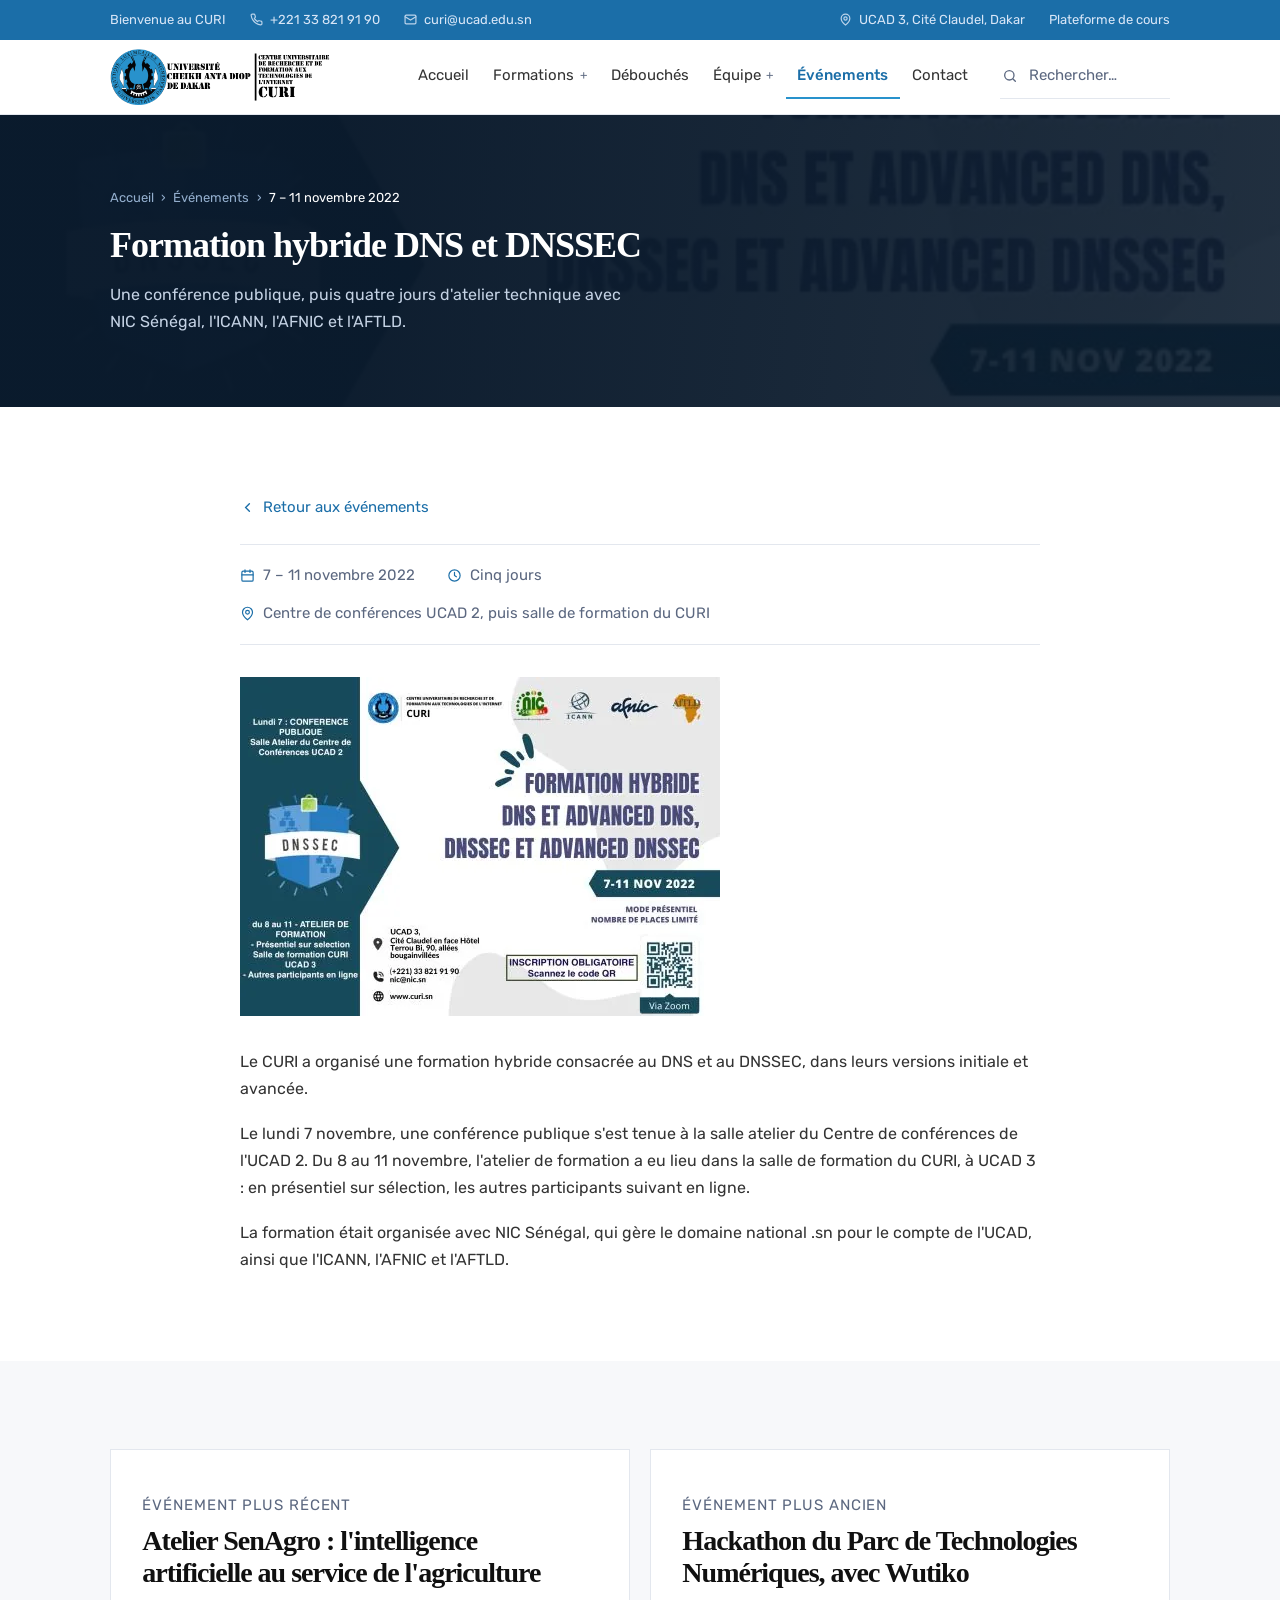
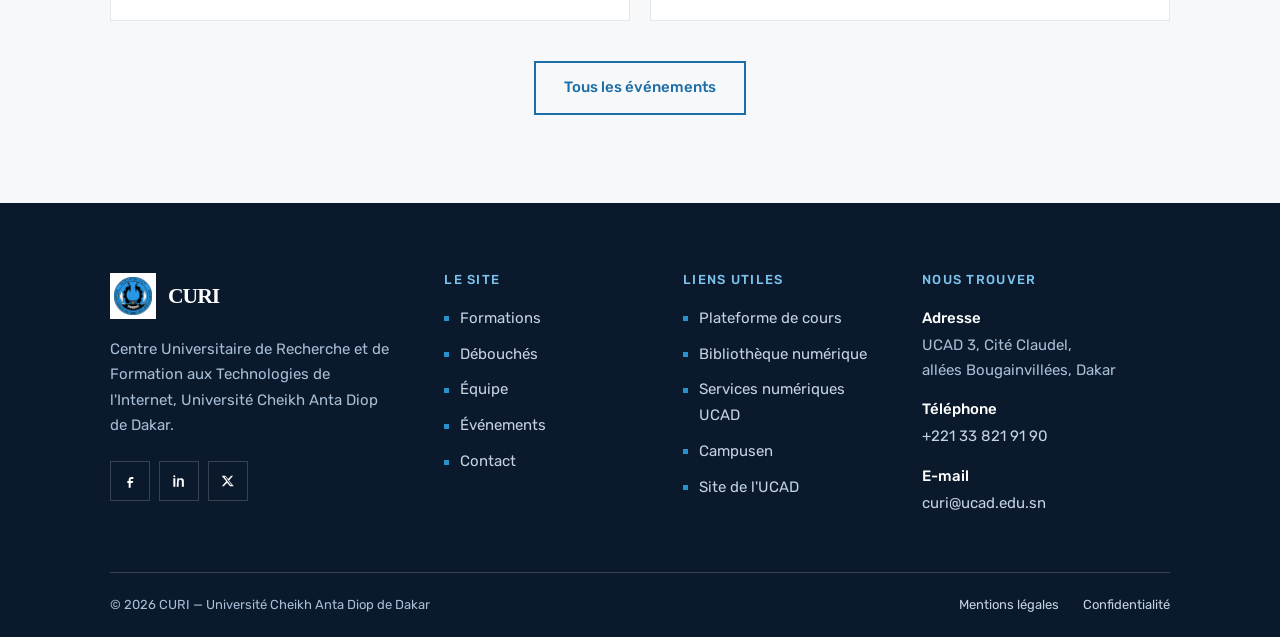
<file: evenement-dnssec-2022.html>
<!DOCTYPE html>
<html lang="fr">
<head>
<meta charset="utf-8">
<meta name="viewport" content="width=device-width, initial-scale=1">
<script>document.documentElement.classList.add('js');</script>
<title>Formation hybride DNS et DNSSEC — CURI | UCAD Dakar</title>
<meta name="description" content="Une conférence publique, puis quatre jours d'atelier technique avec NIC Sénégal, l'ICANN, l'AFNIC et l'AFTLD.">
<link rel="canonical" href="https://mmouctar34.github.io/CURI/evenement-dnssec-2022.html">
<meta property="og:title" content="Formation hybride DNS et DNSSEC — CURI | UCAD Dakar">
<meta property="og:description" content="Une conférence publique, puis quatre jours d'atelier technique avec NIC Sénégal, l'ICANN, l'AFNIC et l'AFTLD.">
<meta property="og:image" content="images/web/affiche-dnssec-1200.webp">
<meta name="theme-color" content="#0f2440">
<link rel="icon" href="images/web/favicon-curi-64.png" type="image/png" sizes="64x64">
<link rel="icon" href="images/web/favicon-curi-192.png" type="image/png" sizes="192x192">
<link rel="apple-touch-icon" href="images/web/favicon-curi-192.png">
<link rel="preconnect" href="https://fonts.googleapis.com">
<link rel="preconnect" href="https://fonts.gstatic.com" crossorigin>
<link rel="stylesheet" href="https://fonts.googleapis.com/css2?family=Rubik:wght@300;400;500;600&display=swap">
<link rel="stylesheet" href="css/style.css">
</head>
<body>

<a class="saut-contenu" href="#contenu">Aller au contenu</a>

<!-- ======================= BARRE DU HAUT ======================= -->
<div class="barre-haut">
  <div class="enveloppe barre-haut__interieur">
    <div class="barre-haut__gauche">
      <span>Bienvenue au CURI</span>
      <a href="tel:+221338219190">
        <svg width="13" height="13" viewBox="0 0 24 24" fill="none" stroke="currentColor" stroke-width="2.2" stroke-linecap="round" aria-hidden="true"><path d="M22 16.9v3a2 2 0 0 1-2.2 2 19.8 19.8 0 0 1-8.6-3.1 19.5 19.5 0 0 1-6-6A19.8 19.8 0 0 1 2.1 4.2 2 2 0 0 1 4.1 2h3a2 2 0 0 1 2 1.7c.1 1 .4 1.9.7 2.8a2 2 0 0 1-.5 2.1L8.1 9.9a16 16 0 0 0 6 6l1.3-1.3a2 2 0 0 1 2.1-.4c.9.3 1.8.6 2.8.7a2 2 0 0 1 1.7 2Z"/></svg>
        +221 33 821 91 90
      </a>
      <a href="mailto:curi@ucad.edu.sn">
        <svg width="13" height="13" viewBox="0 0 24 24" fill="none" stroke="currentColor" stroke-width="2.2" stroke-linecap="round" aria-hidden="true"><rect x="2" y="4" width="20" height="16" rx="2"/><path d="m2 7 10 6 10-6"/></svg>
        curi@ucad.edu.sn
      </a>
    </div>
    <div class="barre-haut__droite">
      <span>
        <svg width="13" height="13" viewBox="0 0 24 24" fill="none" stroke="currentColor" stroke-width="2.2" stroke-linecap="round" aria-hidden="true"><path d="M20 10c0 6-8 12-8 12S4 16 4 10a8 8 0 0 1 16 0Z"/><circle cx="12" cy="10" r="3"/></svg>
        UCAD 3, Cité Claudel, Dakar
      </span>
      <a href="https://fad.curi.ucad.sn" target="_blank" rel="noopener">Plateforme de cours</a>
    </div>
  </div>
</div>

<!-- ======================= EN-TÊTE ======================= -->
<header class="entete">
  <div class="enveloppe entete__interieur">

    <a class="marque" href="index.html">
      <img src="images/web/logo-ucad-curi.png" alt="Université Cheikh Anta Diop de Dakar — CURI, Centre Universitaire de Recherche et de Formation aux Technologies de l'Internet" width="800" height="200">
    </a>

    <nav class="nav-principale" aria-label="Navigation principale">
      <ul>
        <li><a href="index.html">Accueil</a></li>
        <li class="a-sous-menu">
          <a href="formation.html">Formations</a>
          <ul class="sous-menu">
            <li><a href="formation.html#types">Initiale, continue, certifiante</a></li>
            <li><a href="formation.html#developpement">Développement web et mobile</a></li>
            <li><a href="formation.html#multimedia">Technologie web et multimédia</a></li>
            <li><a href="formation.html#ecommerce">E-commerce et marketing digital</a></li>
            <li><a href="formation.html#candidater">Candidater</a></li>
          </ul>
        </li>
        <li><a href="debouches.html">Débouchés</a></li>
        <li class="a-sous-menu">
          <a href="equipe.html">Équipe</a>
          <ul class="sous-menu">
            <li><a href="equipe.html">Direction et enseignants</a></li>
            <li><a href="equipe.html#poles">Les pôles</a></li>
            <li><a href="index.html#missions">NIC Sénégal et le .sn</a></li>
          </ul>
        </li>
        <li><a href="evenements.html" aria-current="page">Événements</a></li>
        <li><a href="contact.html">Contact</a></li>
      </ul>
    </nav>

    <div class="recherche">
      <div class="recherche__champ">
        <svg width="16" height="16" viewBox="0 0 24 24" fill="none" stroke="currentColor" stroke-width="2" stroke-linecap="round" aria-hidden="true"><circle cx="11" cy="11" r="7"/><path d="m20 20-3.5-3.5"/></svg>
        <label class="lecture-seule" for="recherche-bureau">Rechercher sur le site</label>
        <input type="search" id="recherche-bureau" placeholder="Rechercher…" autocomplete="off" role="combobox" aria-expanded="false" aria-controls="resultats-bureau">
        <button type="button" class="recherche__vider" aria-label="Effacer la recherche">✕</button>
      </div>
      <div class="recherche__panneau" id="resultats-bureau" role="listbox" aria-label="Résultats de recherche"></div>
    </div>

    <button type="button" class="bascule-menu" aria-expanded="false" aria-controls="tiroir-menu" aria-label="Ouvrir le menu">
      <span></span><span></span><span></span>
    </button>

  </div>
</header>

<!-- ======================= MENU MOBILE ======================= -->
<div class="tiroir" id="tiroir-menu">
  <div class="tiroir__recherche">
    <svg width="16" height="16" viewBox="0 0 24 24" fill="none" stroke="currentColor" stroke-width="2" stroke-linecap="round" aria-hidden="true"><circle cx="11" cy="11" r="7"/><path d="m20 20-3.5-3.5"/></svg>
    <label class="lecture-seule" for="recherche-mobile">Rechercher sur le site</label>
    <input type="search" id="recherche-mobile" placeholder="Rechercher sur le site…" autocomplete="off">
  </div>
  <div class="recherche__panneau tiroir__panneau" style="position:static;opacity:1;transform:none;pointer-events:auto;box-shadow:none;border:0;padding:0;max-height:none"></div>

  <nav aria-label="Navigation mobile">
    <ul>
      <li><a href="index.html">Accueil <svg width="17" height="17" viewBox="0 0 24 24" fill="none" stroke="currentColor" stroke-width="2" aria-hidden="true"><path d="m9 18 6-6-6-6"/></svg></a></li>
      <li><a href="formation.html">Formations <svg width="17" height="17" viewBox="0 0 24 24" fill="none" stroke="currentColor" stroke-width="2" aria-hidden="true"><path d="m9 18 6-6-6-6"/></svg></a></li>
      <li><a href="debouches.html">Débouchés <svg width="17" height="17" viewBox="0 0 24 24" fill="none" stroke="currentColor" stroke-width="2" aria-hidden="true"><path d="m9 18 6-6-6-6"/></svg></a></li>
      <li><a href="equipe.html">Équipe <svg width="17" height="17" viewBox="0 0 24 24" fill="none" stroke="currentColor" stroke-width="2" aria-hidden="true"><path d="m9 18 6-6-6-6"/></svg></a></li>
      <li><a href="evenements.html" aria-current="page">Événements <svg width="17" height="17" viewBox="0 0 24 24" fill="none" stroke="currentColor" stroke-width="2" aria-hidden="true"><path d="m9 18 6-6-6-6"/></svg></a></li>
      <li><a href="contact.html">Contact <svg width="17" height="17" viewBox="0 0 24 24" fill="none" stroke="currentColor" stroke-width="2" aria-hidden="true"><path d="m9 18 6-6-6-6"/></svg></a></li>
    </ul>
  </nav>

  <div class="tiroir__pied">
    <a class="bouton bouton--bleu" href="https://fad.curi.ucad.sn" target="_blank" rel="noopener">Plateforme de cours</a>
  </div>

  <div class="tiroir__contact">
    <a href="tel:+221338219190">+221 33 821 91 90</a>
    <a href="mailto:curi@ucad.edu.sn">curi@ucad.edu.sn</a>
    <span>UCAD 3, Cité Claudel, allées Bougainvillées, Dakar</span>
  </div>
</div>

<main id="contenu">

  <section class="bandeau">
    <div class="bandeau__fond">
      <img src="images/web/affiche-dnssec-1200.webp" alt="" width="480" height="339">
    </div>
    <div class="bandeau__voile"></div>
    <div class="enveloppe bandeau__interieur">
      <nav class="ariane" aria-label="Fil d'Ariane">
        <ol>
          <li><a href="index.html">Accueil</a></li>
          <li aria-hidden="true">›</li>
          <li><a href="evenements.html">Événements</a></li>
          <li aria-hidden="true">›</li>
          <li aria-current="page">7 – 11 novembre 2022</li>
        </ol>
      </nav>
      <h1>Formation hybride DNS et DNSSEC</h1>
      <p class="bandeau__texte">Une conférence publique, puis quatre jours d'atelier technique avec NIC Sénégal, l'ICANN, l'AFNIC et l'AFTLD.</p>
    </div>
  </section>

  <section class="section">
    <div class="enveloppe">
      <article class="article apparait">
        <a class="retour" href="evenements.html">
          <svg width="15" height="15" viewBox="0 0 24 24" fill="none" stroke="currentColor" stroke-width="2.2" stroke-linecap="round" aria-hidden="true"><path d="m15 18-6-6 6-6"/></svg>
          Retour aux événements
        </a>

        <div class="article__meta">
          <span><svg width="15" height="15" viewBox="0 0 24 24" fill="none" stroke="currentColor" stroke-width="1.9" stroke-linecap="round" aria-hidden="true"><rect x="3" y="5" width="18" height="16" rx="2"/><path d="M8 3v4"/><path d="M16 3v4"/><path d="M3 11h18"/></svg> 7 – 11 novembre 2022</span>
          <span><svg width="15" height="15" viewBox="0 0 24 24" fill="none" stroke="currentColor" stroke-width="1.9" stroke-linecap="round" aria-hidden="true"><circle cx="12" cy="12" r="9"/><path d="M12 7v5l3 2"/></svg> Cinq jours</span>
          <span><svg width="15" height="15" viewBox="0 0 24 24" fill="none" stroke="currentColor" stroke-width="1.9" stroke-linecap="round" aria-hidden="true"><path d="M20 10c0 6-8 12-8 12S4 16 4 10a8 8 0 0 1 16 0Z"/><circle cx="12" cy="10" r="3"/></svg> Centre de conférences UCAD 2, puis salle de formation du CURI</span>
        </div>

        <figure style="margin-bottom:2rem">
          <img src="images/web/affiche-dnssec-1200.webp" srcset="images/web/affiche-dnssec-700.webp 700w, images/web/affiche-dnssec-1200.webp 480w" sizes="(min-width: 52rem) 50rem, 100vw" alt="Affiche de la formation hybride DNS et DNSSEC du 7 au 11 novembre 2022" width="480" height="339">
        </figure>

        <div class="prose">
        <p>
          Le CURI a organisé une formation hybride consacrée au DNS et au DNSSEC,
          dans leurs versions initiale et avancée.
        </p>
        <p>
          Le lundi 7 novembre, une conférence publique s'est tenue à la salle
          atelier du Centre de conférences de l'UCAD 2. Du 8 au 11 novembre,
          l'atelier de formation a eu lieu dans la salle de formation du CURI, à
          UCAD 3 : en présentiel sur sélection, les autres participants suivant
          en ligne.
        </p>
        <p>
          La formation était organisée avec NIC Sénégal, qui gère le domaine
          national <span class="domaine">.sn</span> pour le compte de l'UCAD,
          ainsi que l'ICANN, l'AFNIC et l'AFTLD.
        </p>
        </div>

      </article>
    </div>
  </section>

  <section class="section section--gris">
    <div class="enveloppe">
      <div class="cartes">
        <a class="carte" href="evenement-senagro-2024.html" style="text-decoration:none;display:block">
          <p class="evenement__date">Événement plus récent</p>
          <h3 style="margin-top:.4rem;font-size:var(--t-sous)">Atelier SenAgro : l'intelligence artificielle au service de l'agriculture</h3>
        </a>
        <a class="carte" href="evenement-hackathon-2021.html" style="text-decoration:none;display:block">
          <p class="evenement__date">Événement plus ancien</p>
          <h3 style="margin-top:.4rem;font-size:var(--t-sous)">Hackathon du Parc de Technologies Numériques, avec Wutiko</h3>
        </a>
      </div>
      <div class="actions-centre">
        <a class="bouton bouton--contour" href="evenements.html">Tous les événements</a>
      </div>
    </div>
  </section>

</main>

<footer class="pied">
  <div class="enveloppe">
    <div class="pied__grille">

      <div>
        <a class="pied__marque" href="index.html">
          <img src="images/web/logo-curi.png" alt="" width="46" height="46">
          <span>CURI</span>
        </a>
        <p class="pied__intro">
          Centre Universitaire de Recherche et de Formation aux Technologies de
          l'Internet, Université Cheikh Anta Diop de Dakar.
        </p>
        <div class="pied__reseaux">
          <a href="https://www.facebook.com/profile.php?id=100075163244894" target="_blank" rel="noopener" aria-label="Le CURI sur Facebook">
            <svg width="16" height="16" viewBox="0 0 24 24" fill="currentColor" aria-hidden="true"><path d="M14 9h3V6h-3c-2.2 0-4 1.8-4 4v2H8v3h2v7h3v-7h3l1-3h-4v-2c0-.6.4-1 1-1Z"/></svg>
          </a>
          <a href="https://www.linkedin.com/company/curi-ucad-s%C3%A9n%C3%A9gal/" target="_blank" rel="noopener" aria-label="Le CURI sur LinkedIn">
            <svg width="16" height="16" viewBox="0 0 24 24" fill="currentColor" aria-hidden="true"><path d="M5 3.5A1.5 1.5 0 1 1 5 6.5a1.5 1.5 0 0 1 0-3ZM3.5 8h3v12.5h-3Zm6 0h2.9v1.7h.1c.4-.8 1.4-1.7 3-1.7 3.2 0 3.8 2.1 3.8 4.8v7.7h-3v-6.8c0-1.6 0-3.7-2.2-3.7s-2.6 1.8-2.6 3.6v6.9h-3Z"/></svg>
          </a>
          <a href="https://x.com/CURISENEGAL" target="_blank" rel="noopener" aria-label="Le CURI sur X">
            <svg width="14" height="14" viewBox="0 0 24 24" fill="currentColor" aria-hidden="true"><path d="M17.5 3h3.2l-7 8 8.2 10h-6.4l-5-6.1L4.7 21H1.5l7.5-8.6L1.1 3h6.6l4.5 5.6Zm-1.1 16h1.8L7.7 4.8H5.8Z"/></svg>
          </a>
        </div>
      </div>

      <nav aria-labelledby="pied-site">
        <h2 id="pied-site">Le site</h2>
        <ul>
          <li><a href="formation.html">Formations</a></li>
          <li><a href="debouches.html">Débouchés</a></li>
          <li><a href="equipe.html">Équipe</a></li>
          <li><a href="evenements.html">Événements</a></li>
          <li><a href="contact.html">Contact</a></li>
        </ul>
      </nav>

      <nav aria-labelledby="pied-liens">
        <h2 id="pied-liens">Liens utiles</h2>
        <ul>
          <li><a href="https://fad.curi.ucad.sn" target="_blank" rel="noopener">Plateforme de cours</a></li>
          <li><a href="http://bibnum.ucad.sn/" target="_blank" rel="noopener">Bibliothèque numérique</a></li>
          <li><a href="https://pie.ucad.sn/" target="_blank" rel="noopener">Services numériques UCAD</a></li>
          <li><a href="https://www.campusen.sn" target="_blank" rel="noopener">Campusen</a></li>
          <li><a href="https://www.ucad.sn" target="_blank" rel="noopener">Site de l'UCAD</a></li>
        </ul>
      </nav>

      <div>
        <h2 id="pied-contact">Nous trouver</h2>
        <div class="pied__contact" aria-labelledby="pied-contact">
          <div>
            <strong>Adresse</strong>
            <span>UCAD 3, Cité Claudel,<br>allées Bougainvillées, Dakar</span>
          </div>
          <div>
            <strong>Téléphone</strong>
            <a href="tel:+221338219190">+221 33 821 91 90</a>
          </div>
          <div>
            <strong>E-mail</strong>
            <a href="mailto:curi@ucad.edu.sn">curi@ucad.edu.sn</a>
          </div>
        </div>
      </div>

    </div>

    <div class="pied__bas">
      <span>© <span data-annee>2026</span> CURI — Université Cheikh Anta Diop de Dakar</span>
      <ul>
        <li><a href="contact.html">Mentions légales</a></li>
        <li><a href="contact.html">Confidentialité</a></li>
      </ul>
    </div>
  </div>
</footer>

<script src="js/script.js"></script>
</body>
</html>
</file>
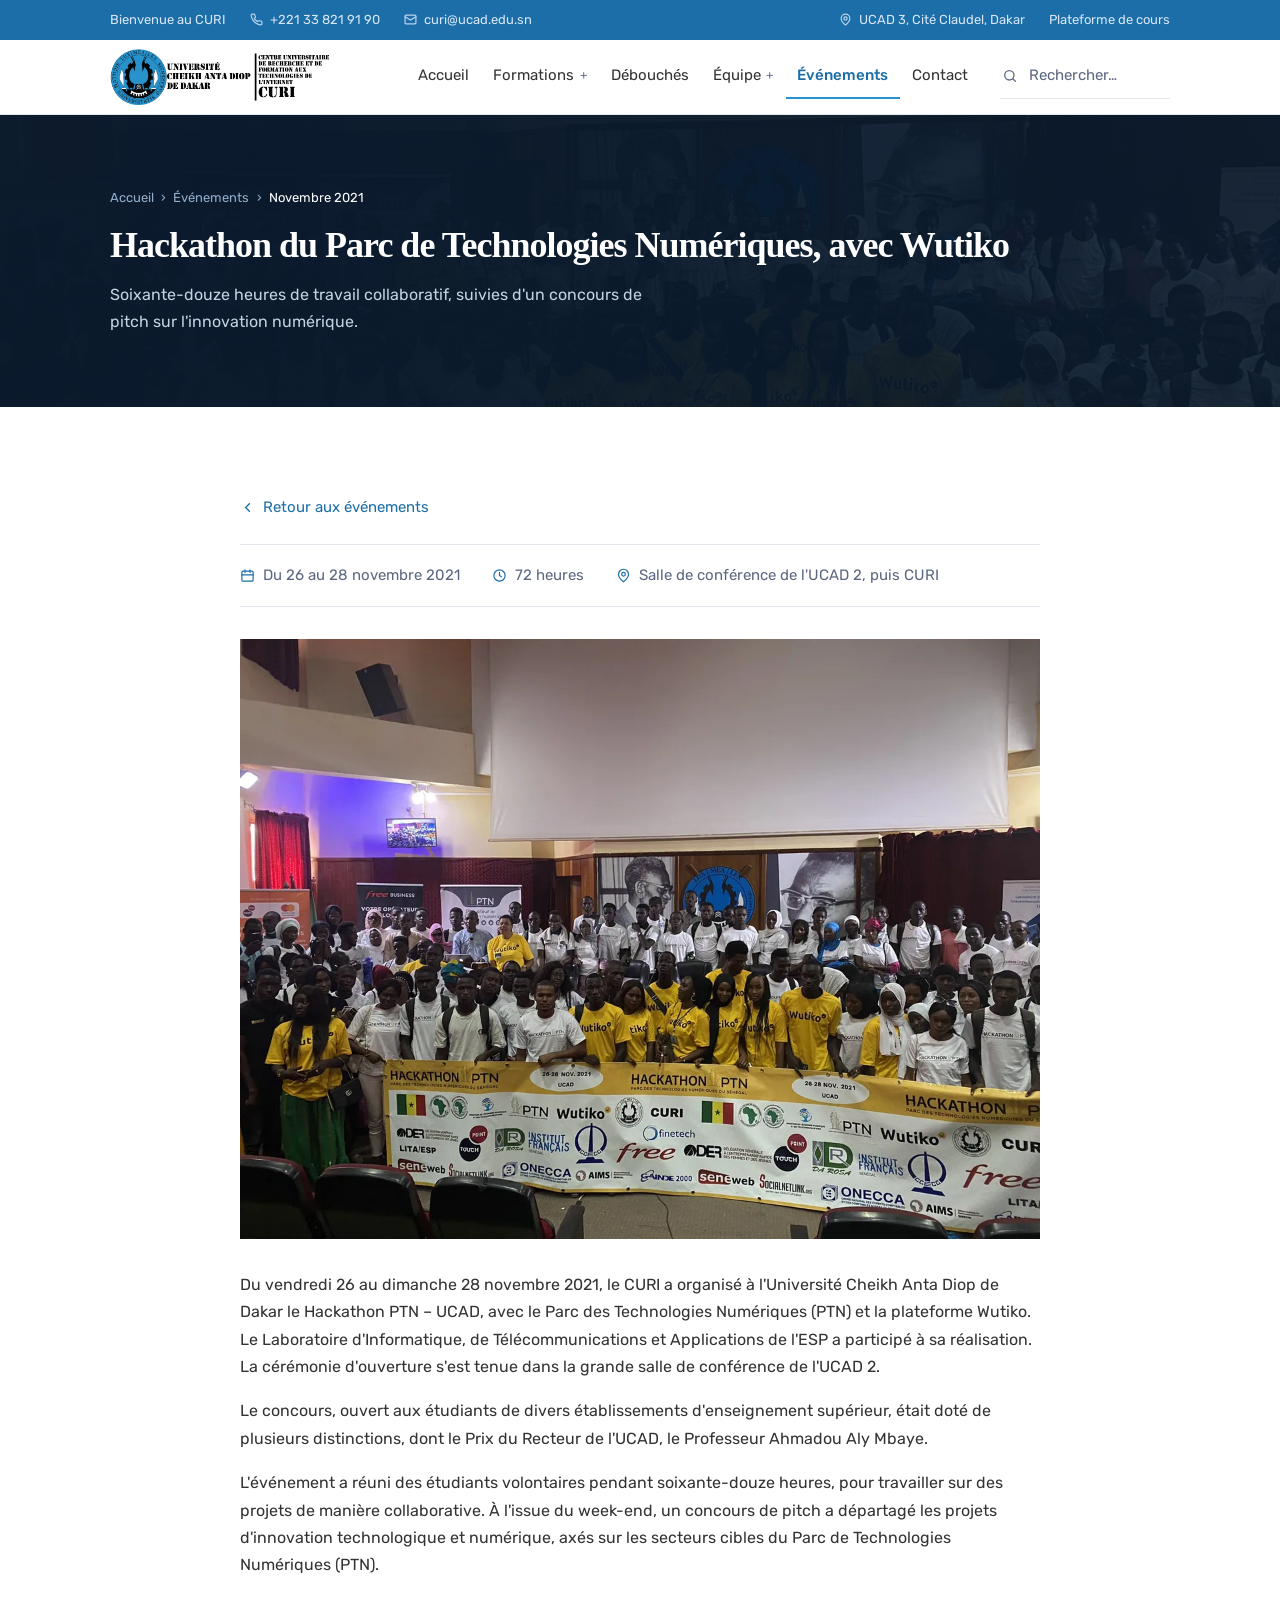
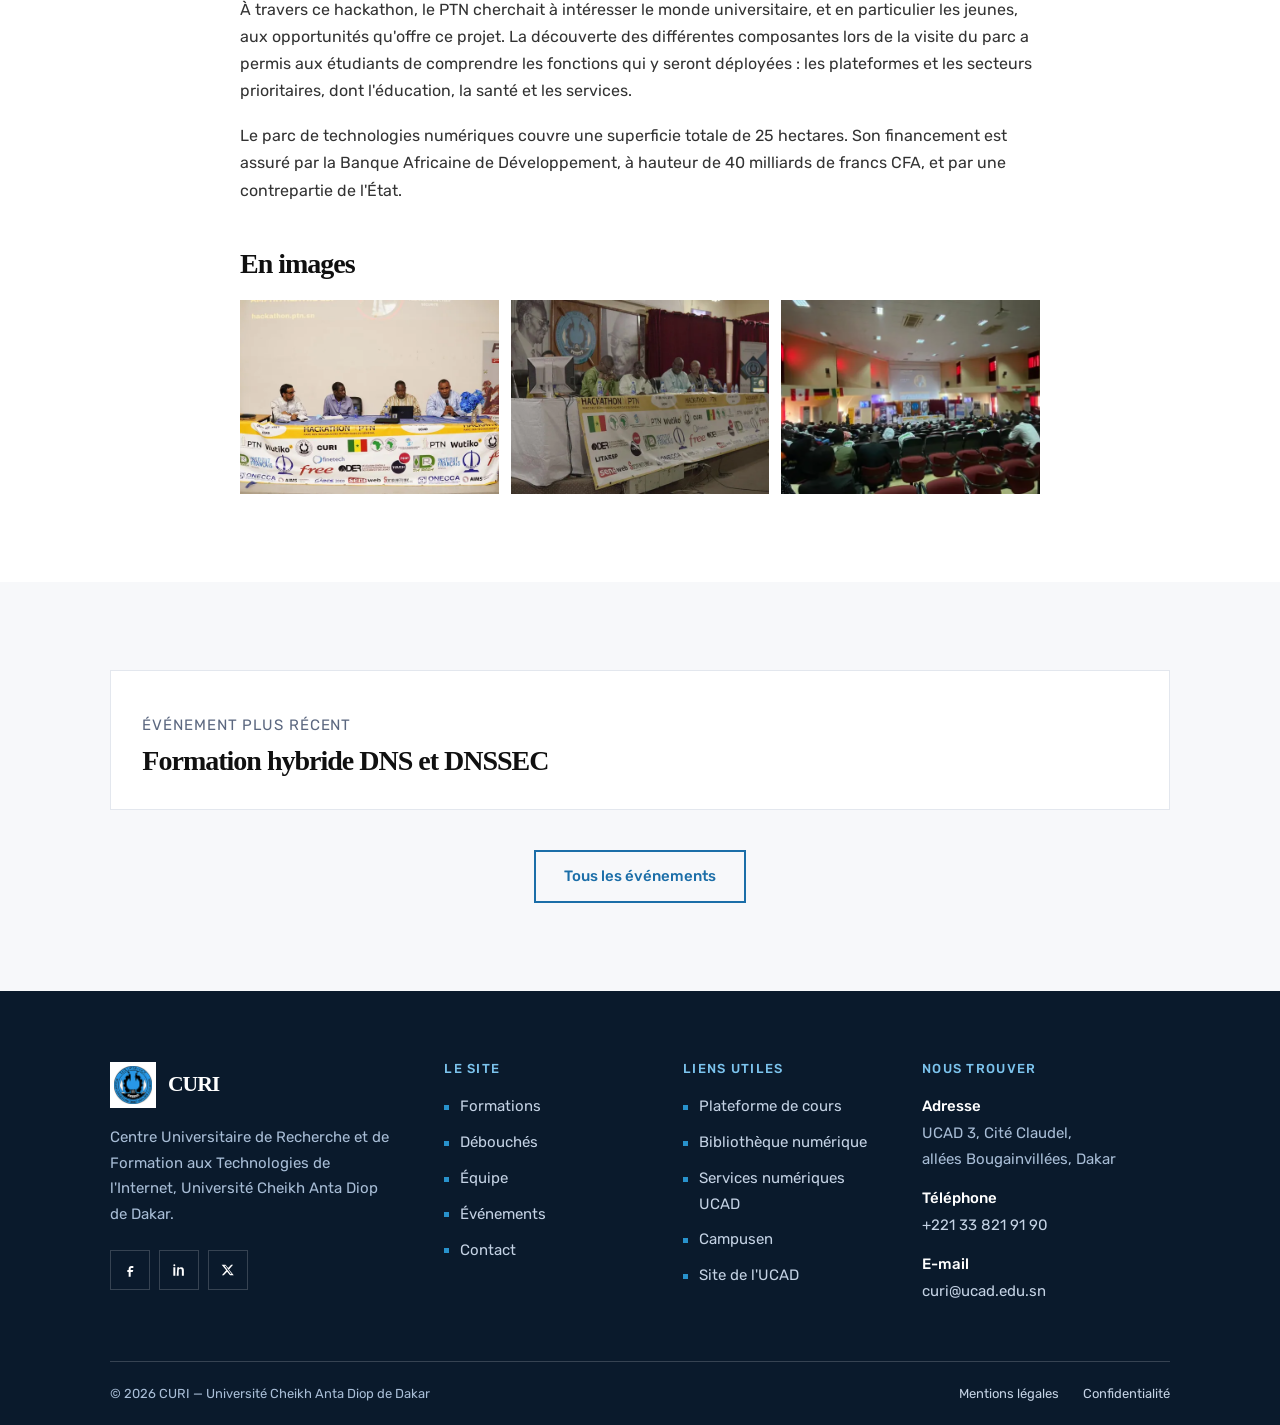
<file: evenement-hackathon-2021.html>
<!DOCTYPE html>
<html lang="fr">
<head>
<meta charset="utf-8">
<meta name="viewport" content="width=device-width, initial-scale=1">
<script>document.documentElement.classList.add('js');</script>
<title>Hackathon du Parc de Technologies Numériques, avec Wutiko — CURI | UCAD Dakar</title>
<meta name="description" content="Soixante-douze heures de travail collaboratif, suivies d'un concours de pitch sur l'innovation numérique.">
<link rel="canonical" href="https://mmouctar34.github.io/CURI/evenement-hackathon-2021.html">
<meta property="og:title" content="Hackathon du Parc de Technologies Numériques, avec Wutiko — CURI | UCAD Dakar">
<meta property="og:description" content="Soixante-douze heures de travail collaboratif, suivies d'un concours de pitch sur l'innovation numérique.">
<meta property="og:image" content="images/web/hackathon-1200.webp">
<meta name="theme-color" content="#0f2440">
<link rel="icon" href="images/web/favicon-curi-64.png" type="image/png" sizes="64x64">
<link rel="icon" href="images/web/favicon-curi-192.png" type="image/png" sizes="192x192">
<link rel="apple-touch-icon" href="images/web/favicon-curi-192.png">
<link rel="preconnect" href="https://fonts.googleapis.com">
<link rel="preconnect" href="https://fonts.gstatic.com" crossorigin>
<link rel="stylesheet" href="https://fonts.googleapis.com/css2?family=Rubik:wght@300;400;500;600&display=swap">
<link rel="stylesheet" href="css/style.css">
</head>
<body>

<a class="saut-contenu" href="#contenu">Aller au contenu</a>

<!-- ======================= BARRE DU HAUT ======================= -->
<div class="barre-haut">
  <div class="enveloppe barre-haut__interieur">
    <div class="barre-haut__gauche">
      <span>Bienvenue au CURI</span>
      <a href="tel:+221338219190">
        <svg width="13" height="13" viewBox="0 0 24 24" fill="none" stroke="currentColor" stroke-width="2.2" stroke-linecap="round" aria-hidden="true"><path d="M22 16.9v3a2 2 0 0 1-2.2 2 19.8 19.8 0 0 1-8.6-3.1 19.5 19.5 0 0 1-6-6A19.8 19.8 0 0 1 2.1 4.2 2 2 0 0 1 4.1 2h3a2 2 0 0 1 2 1.7c.1 1 .4 1.9.7 2.8a2 2 0 0 1-.5 2.1L8.1 9.9a16 16 0 0 0 6 6l1.3-1.3a2 2 0 0 1 2.1-.4c.9.3 1.8.6 2.8.7a2 2 0 0 1 1.7 2Z"/></svg>
        +221 33 821 91 90
      </a>
      <a href="mailto:curi@ucad.edu.sn">
        <svg width="13" height="13" viewBox="0 0 24 24" fill="none" stroke="currentColor" stroke-width="2.2" stroke-linecap="round" aria-hidden="true"><rect x="2" y="4" width="20" height="16" rx="2"/><path d="m2 7 10 6 10-6"/></svg>
        curi@ucad.edu.sn
      </a>
    </div>
    <div class="barre-haut__droite">
      <span>
        <svg width="13" height="13" viewBox="0 0 24 24" fill="none" stroke="currentColor" stroke-width="2.2" stroke-linecap="round" aria-hidden="true"><path d="M20 10c0 6-8 12-8 12S4 16 4 10a8 8 0 0 1 16 0Z"/><circle cx="12" cy="10" r="3"/></svg>
        UCAD 3, Cité Claudel, Dakar
      </span>
      <a href="https://fad.curi.ucad.sn" target="_blank" rel="noopener">Plateforme de cours</a>
    </div>
  </div>
</div>

<!-- ======================= EN-TÊTE ======================= -->
<header class="entete">
  <div class="enveloppe entete__interieur">

    <a class="marque" href="index.html">
      <img src="images/web/logo-ucad-curi.png" alt="Université Cheikh Anta Diop de Dakar — CURI, Centre Universitaire de Recherche et de Formation aux Technologies de l'Internet" width="800" height="200">
    </a>

    <nav class="nav-principale" aria-label="Navigation principale">
      <ul>
        <li><a href="index.html">Accueil</a></li>
        <li class="a-sous-menu">
          <a href="formation.html">Formations</a>
          <ul class="sous-menu">
            <li><a href="formation.html#types">Initiale, continue, certifiante</a></li>
            <li><a href="formation.html#developpement">Développement web et mobile</a></li>
            <li><a href="formation.html#multimedia">Technologie web et multimédia</a></li>
            <li><a href="formation.html#ecommerce">E-commerce et marketing digital</a></li>
            <li><a href="formation.html#candidater">Candidater</a></li>
          </ul>
        </li>
        <li><a href="debouches.html">Débouchés</a></li>
        <li class="a-sous-menu">
          <a href="equipe.html">Équipe</a>
          <ul class="sous-menu">
            <li><a href="equipe.html">Direction et enseignants</a></li>
            <li><a href="equipe.html#poles">Les pôles</a></li>
            <li><a href="index.html#missions">NIC Sénégal et le .sn</a></li>
          </ul>
        </li>
        <li><a href="evenements.html" aria-current="page">Événements</a></li>
        <li><a href="contact.html">Contact</a></li>
      </ul>
    </nav>

    <div class="recherche">
      <div class="recherche__champ">
        <svg width="16" height="16" viewBox="0 0 24 24" fill="none" stroke="currentColor" stroke-width="2" stroke-linecap="round" aria-hidden="true"><circle cx="11" cy="11" r="7"/><path d="m20 20-3.5-3.5"/></svg>
        <label class="lecture-seule" for="recherche-bureau">Rechercher sur le site</label>
        <input type="search" id="recherche-bureau" placeholder="Rechercher…" autocomplete="off" role="combobox" aria-expanded="false" aria-controls="resultats-bureau">
        <button type="button" class="recherche__vider" aria-label="Effacer la recherche">✕</button>
      </div>
      <div class="recherche__panneau" id="resultats-bureau" role="listbox" aria-label="Résultats de recherche"></div>
    </div>

    <button type="button" class="bascule-menu" aria-expanded="false" aria-controls="tiroir-menu" aria-label="Ouvrir le menu">
      <span></span><span></span><span></span>
    </button>

  </div>
</header>

<!-- ======================= MENU MOBILE ======================= -->
<div class="tiroir" id="tiroir-menu">
  <div class="tiroir__recherche">
    <svg width="16" height="16" viewBox="0 0 24 24" fill="none" stroke="currentColor" stroke-width="2" stroke-linecap="round" aria-hidden="true"><circle cx="11" cy="11" r="7"/><path d="m20 20-3.5-3.5"/></svg>
    <label class="lecture-seule" for="recherche-mobile">Rechercher sur le site</label>
    <input type="search" id="recherche-mobile" placeholder="Rechercher sur le site…" autocomplete="off">
  </div>
  <div class="recherche__panneau tiroir__panneau" style="position:static;opacity:1;transform:none;pointer-events:auto;box-shadow:none;border:0;padding:0;max-height:none"></div>

  <nav aria-label="Navigation mobile">
    <ul>
      <li><a href="index.html">Accueil <svg width="17" height="17" viewBox="0 0 24 24" fill="none" stroke="currentColor" stroke-width="2" aria-hidden="true"><path d="m9 18 6-6-6-6"/></svg></a></li>
      <li><a href="formation.html">Formations <svg width="17" height="17" viewBox="0 0 24 24" fill="none" stroke="currentColor" stroke-width="2" aria-hidden="true"><path d="m9 18 6-6-6-6"/></svg></a></li>
      <li><a href="debouches.html">Débouchés <svg width="17" height="17" viewBox="0 0 24 24" fill="none" stroke="currentColor" stroke-width="2" aria-hidden="true"><path d="m9 18 6-6-6-6"/></svg></a></li>
      <li><a href="equipe.html">Équipe <svg width="17" height="17" viewBox="0 0 24 24" fill="none" stroke="currentColor" stroke-width="2" aria-hidden="true"><path d="m9 18 6-6-6-6"/></svg></a></li>
      <li><a href="evenements.html" aria-current="page">Événements <svg width="17" height="17" viewBox="0 0 24 24" fill="none" stroke="currentColor" stroke-width="2" aria-hidden="true"><path d="m9 18 6-6-6-6"/></svg></a></li>
      <li><a href="contact.html">Contact <svg width="17" height="17" viewBox="0 0 24 24" fill="none" stroke="currentColor" stroke-width="2" aria-hidden="true"><path d="m9 18 6-6-6-6"/></svg></a></li>
    </ul>
  </nav>

  <div class="tiroir__pied">
    <a class="bouton bouton--bleu" href="https://fad.curi.ucad.sn" target="_blank" rel="noopener">Plateforme de cours</a>
  </div>

  <div class="tiroir__contact">
    <a href="tel:+221338219190">+221 33 821 91 90</a>
    <a href="mailto:curi@ucad.edu.sn">curi@ucad.edu.sn</a>
    <span>UCAD 3, Cité Claudel, allées Bougainvillées, Dakar</span>
  </div>
</div>

<main id="contenu">

  <section class="bandeau">
    <div class="bandeau__fond">
      <img src="images/web/hackathon-1200.webp" alt="" width="1200" height="900">
    </div>
    <div class="bandeau__voile"></div>
    <div class="enveloppe bandeau__interieur">
      <nav class="ariane" aria-label="Fil d'Ariane">
        <ol>
          <li><a href="index.html">Accueil</a></li>
          <li aria-hidden="true">›</li>
          <li><a href="evenements.html">Événements</a></li>
          <li aria-hidden="true">›</li>
          <li aria-current="page">Novembre 2021</li>
        </ol>
      </nav>
      <h1>Hackathon du Parc de Technologies Numériques, avec Wutiko</h1>
      <p class="bandeau__texte">Soixante-douze heures de travail collaboratif, suivies d'un concours de pitch sur l'innovation numérique.</p>
    </div>
  </section>

  <section class="section">
    <div class="enveloppe">
      <article class="article apparait">
        <a class="retour" href="evenements.html">
          <svg width="15" height="15" viewBox="0 0 24 24" fill="none" stroke="currentColor" stroke-width="2.2" stroke-linecap="round" aria-hidden="true"><path d="m15 18-6-6 6-6"/></svg>
          Retour aux événements
        </a>

        <div class="article__meta">
          <span><svg width="15" height="15" viewBox="0 0 24 24" fill="none" stroke="currentColor" stroke-width="1.9" stroke-linecap="round" aria-hidden="true"><rect x="3" y="5" width="18" height="16" rx="2"/><path d="M8 3v4"/><path d="M16 3v4"/><path d="M3 11h18"/></svg> Du 26 au 28 novembre 2021</span>
          <span><svg width="15" height="15" viewBox="0 0 24 24" fill="none" stroke="currentColor" stroke-width="1.9" stroke-linecap="round" aria-hidden="true"><circle cx="12" cy="12" r="9"/><path d="M12 7v5l3 2"/></svg> 72 heures</span>
          <span><svg width="15" height="15" viewBox="0 0 24 24" fill="none" stroke="currentColor" stroke-width="1.9" stroke-linecap="round" aria-hidden="true"><path d="M20 10c0 6-8 12-8 12S4 16 4 10a8 8 0 0 1 16 0Z"/><circle cx="12" cy="10" r="3"/></svg> Salle de conférence de l'UCAD 2, puis CURI</span>
        </div>

        <figure style="margin-bottom:2rem">
          <img src="images/web/hackathon-1200.webp" srcset="images/web/hackathon-700.webp 700w, images/web/hackathon-1200.webp 1200w" sizes="(min-width: 52rem) 50rem, 100vw" alt="Participants du hackathon réunis devant les banderoles des partenaires" width="1200" height="900">
        </figure>

        <div class="prose">
        <p>
          Du vendredi 26 au dimanche 28 novembre 2021, le CURI a organisé à
          l'Université Cheikh Anta Diop de Dakar le Hackathon PTN – UCAD, avec le
          Parc des Technologies Numériques (PTN) et la plateforme Wutiko. Le
          Laboratoire d'Informatique, de Télécommunications et Applications de
          l'ESP a participé à sa réalisation. La cérémonie d'ouverture s'est
          tenue dans la grande salle de conférence de l'UCAD 2.
        </p>
        <p>
          Le concours, ouvert aux étudiants de divers établissements
          d'enseignement supérieur, était doté de plusieurs distinctions, dont
          le Prix du Recteur de l'UCAD, le Professeur Ahmadou Aly Mbaye.
        </p>
        <p>
          L'événement a réuni des étudiants volontaires pendant soixante-douze
          heures, pour travailler sur des projets de manière collaborative. À
          l'issue du week-end, un concours de pitch a départagé les projets
          d'innovation technologique et numérique, axés sur les secteurs cibles du
          Parc de Technologies Numériques (PTN).
        </p>
        <p>
          À travers ce hackathon, le PTN cherchait à intéresser le monde
          universitaire, et en particulier les jeunes, aux opportunités qu'offre
          ce projet. La découverte des différentes composantes lors de la visite
          du parc a permis aux étudiants de comprendre les fonctions qui y seront
          déployées : les plateformes et les secteurs prioritaires, dont
          l'éducation, la santé et les services.
        </p>
        <p>
          Le parc de technologies numériques couvre une superficie totale de
          25 hectares. Son financement est assuré par la Banque Africaine de
          Développement, à hauteur de 40 milliards de francs CFA, et par une
          contrepartie de l'État.
        </p>
        </div>

      <h2>En images</h2>
      <div class="galerie" style="margin-top:1.25rem">
        <button type="button" class="galerie__element" data-categorie="tout">
          <img src="images/web/hackathon-panel-700.webp" data-grand="images/web/hackathon-panel-1200.webp" alt="Table ronde d'ouverture du hackathon" width="700" height="467" loading="lazy">
        </button>
        <button type="button" class="galerie__element" data-categorie="tout">
          <img src="images/web/hackathon-table-700.webp" data-grand="images/web/hackathon-table-1200.webp" alt="Stand des partenaires du hackathon" width="700" height="467" loading="lazy">
        </button>
        <button type="button" class="galerie__element" data-categorie="tout">
          <img src="images/web/amphi-700.webp" data-grand="images/web/amphi-1200.webp" alt="Cérémonie d'ouverture dans la salle de conférence de l'UCAD 2" width="700" height="467" loading="lazy">
        </button>
      </div>
      </article>
    </div>
  </section>

  <section class="section section--gris">
    <div class="enveloppe">
      <div class="cartes">
        <a class="carte" href="evenement-dnssec-2022.html" style="text-decoration:none;display:block">
          <p class="evenement__date">Événement plus récent</p>
          <h3 style="margin-top:.4rem;font-size:var(--t-sous)">Formation hybride DNS et DNSSEC</h3>
        </a>
      </div>
      <div class="actions-centre">
        <a class="bouton bouton--contour" href="evenements.html">Tous les événements</a>
      </div>
    </div>
  </section>

</main>

<!-- ======================= VISIONNEUSE ======================= -->
<div class="visionneuse" aria-hidden="true" role="dialog" aria-modal="true" aria-label="Image agrandie">
  <button type="button" class="visionneuse__fermer" aria-label="Fermer">
    <svg width="20" height="20" viewBox="0 0 24 24" fill="none" stroke="currentColor" stroke-width="2.2" stroke-linecap="round" aria-hidden="true"><path d="m6 6 12 12"/><path d="m18 6-12 12"/></svg>
  </button>
  <button type="button" class="visionneuse__precedent" aria-label="Image précédente">
    <svg width="20" height="20" viewBox="0 0 24 24" fill="none" stroke="currentColor" stroke-width="2.2" stroke-linecap="round" aria-hidden="true"><path d="m15 18-6-6 6-6"/></svg>
  </button>
  <button type="button" class="visionneuse__suivant" aria-label="Image suivante">
    <svg width="20" height="20" viewBox="0 0 24 24" fill="none" stroke="currentColor" stroke-width="2.2" stroke-linecap="round" aria-hidden="true"><path d="m9 18 6-6-6-6"/></svg>
  </button>
  <figure style="margin:0;text-align:center">
    <img src="[data-uri]" alt="">
    <figcaption class="visionneuse__legende"></figcaption>
  </figure>
</div>

<footer class="pied">
  <div class="enveloppe">
    <div class="pied__grille">

      <div>
        <a class="pied__marque" href="index.html">
          <img src="images/web/logo-curi.png" alt="" width="46" height="46">
          <span>CURI</span>
        </a>
        <p class="pied__intro">
          Centre Universitaire de Recherche et de Formation aux Technologies de
          l'Internet, Université Cheikh Anta Diop de Dakar.
        </p>
        <div class="pied__reseaux">
          <a href="https://www.facebook.com/profile.php?id=100075163244894" target="_blank" rel="noopener" aria-label="Le CURI sur Facebook">
            <svg width="16" height="16" viewBox="0 0 24 24" fill="currentColor" aria-hidden="true"><path d="M14 9h3V6h-3c-2.2 0-4 1.8-4 4v2H8v3h2v7h3v-7h3l1-3h-4v-2c0-.6.4-1 1-1Z"/></svg>
          </a>
          <a href="https://www.linkedin.com/company/curi-ucad-s%C3%A9n%C3%A9gal/" target="_blank" rel="noopener" aria-label="Le CURI sur LinkedIn">
            <svg width="16" height="16" viewBox="0 0 24 24" fill="currentColor" aria-hidden="true"><path d="M5 3.5A1.5 1.5 0 1 1 5 6.5a1.5 1.5 0 0 1 0-3ZM3.5 8h3v12.5h-3Zm6 0h2.9v1.7h.1c.4-.8 1.4-1.7 3-1.7 3.2 0 3.8 2.1 3.8 4.8v7.7h-3v-6.8c0-1.6 0-3.7-2.2-3.7s-2.6 1.8-2.6 3.6v6.9h-3Z"/></svg>
          </a>
          <a href="https://x.com/CURISENEGAL" target="_blank" rel="noopener" aria-label="Le CURI sur X">
            <svg width="14" height="14" viewBox="0 0 24 24" fill="currentColor" aria-hidden="true"><path d="M17.5 3h3.2l-7 8 8.2 10h-6.4l-5-6.1L4.7 21H1.5l7.5-8.6L1.1 3h6.6l4.5 5.6Zm-1.1 16h1.8L7.7 4.8H5.8Z"/></svg>
          </a>
        </div>
      </div>

      <nav aria-labelledby="pied-site">
        <h2 id="pied-site">Le site</h2>
        <ul>
          <li><a href="formation.html">Formations</a></li>
          <li><a href="debouches.html">Débouchés</a></li>
          <li><a href="equipe.html">Équipe</a></li>
          <li><a href="evenements.html">Événements</a></li>
          <li><a href="contact.html">Contact</a></li>
        </ul>
      </nav>

      <nav aria-labelledby="pied-liens">
        <h2 id="pied-liens">Liens utiles</h2>
        <ul>
          <li><a href="https://fad.curi.ucad.sn" target="_blank" rel="noopener">Plateforme de cours</a></li>
          <li><a href="http://bibnum.ucad.sn/" target="_blank" rel="noopener">Bibliothèque numérique</a></li>
          <li><a href="https://pie.ucad.sn/" target="_blank" rel="noopener">Services numériques UCAD</a></li>
          <li><a href="https://www.campusen.sn" target="_blank" rel="noopener">Campusen</a></li>
          <li><a href="https://www.ucad.sn" target="_blank" rel="noopener">Site de l'UCAD</a></li>
        </ul>
      </nav>

      <div>
        <h2 id="pied-contact">Nous trouver</h2>
        <div class="pied__contact" aria-labelledby="pied-contact">
          <div>
            <strong>Adresse</strong>
            <span>UCAD 3, Cité Claudel,<br>allées Bougainvillées, Dakar</span>
          </div>
          <div>
            <strong>Téléphone</strong>
            <a href="tel:+221338219190">+221 33 821 91 90</a>
          </div>
          <div>
            <strong>E-mail</strong>
            <a href="mailto:curi@ucad.edu.sn">curi@ucad.edu.sn</a>
          </div>
        </div>
      </div>

    </div>

    <div class="pied__bas">
      <span>© <span data-annee>2026</span> CURI — Université Cheikh Anta Diop de Dakar</span>
      <ul>
        <li><a href="contact.html">Mentions légales</a></li>
        <li><a href="contact.html">Confidentialité</a></li>
      </ul>
    </div>
  </div>
</footer>

<script src="js/script.js"></script>
</body>
</html>
</file>
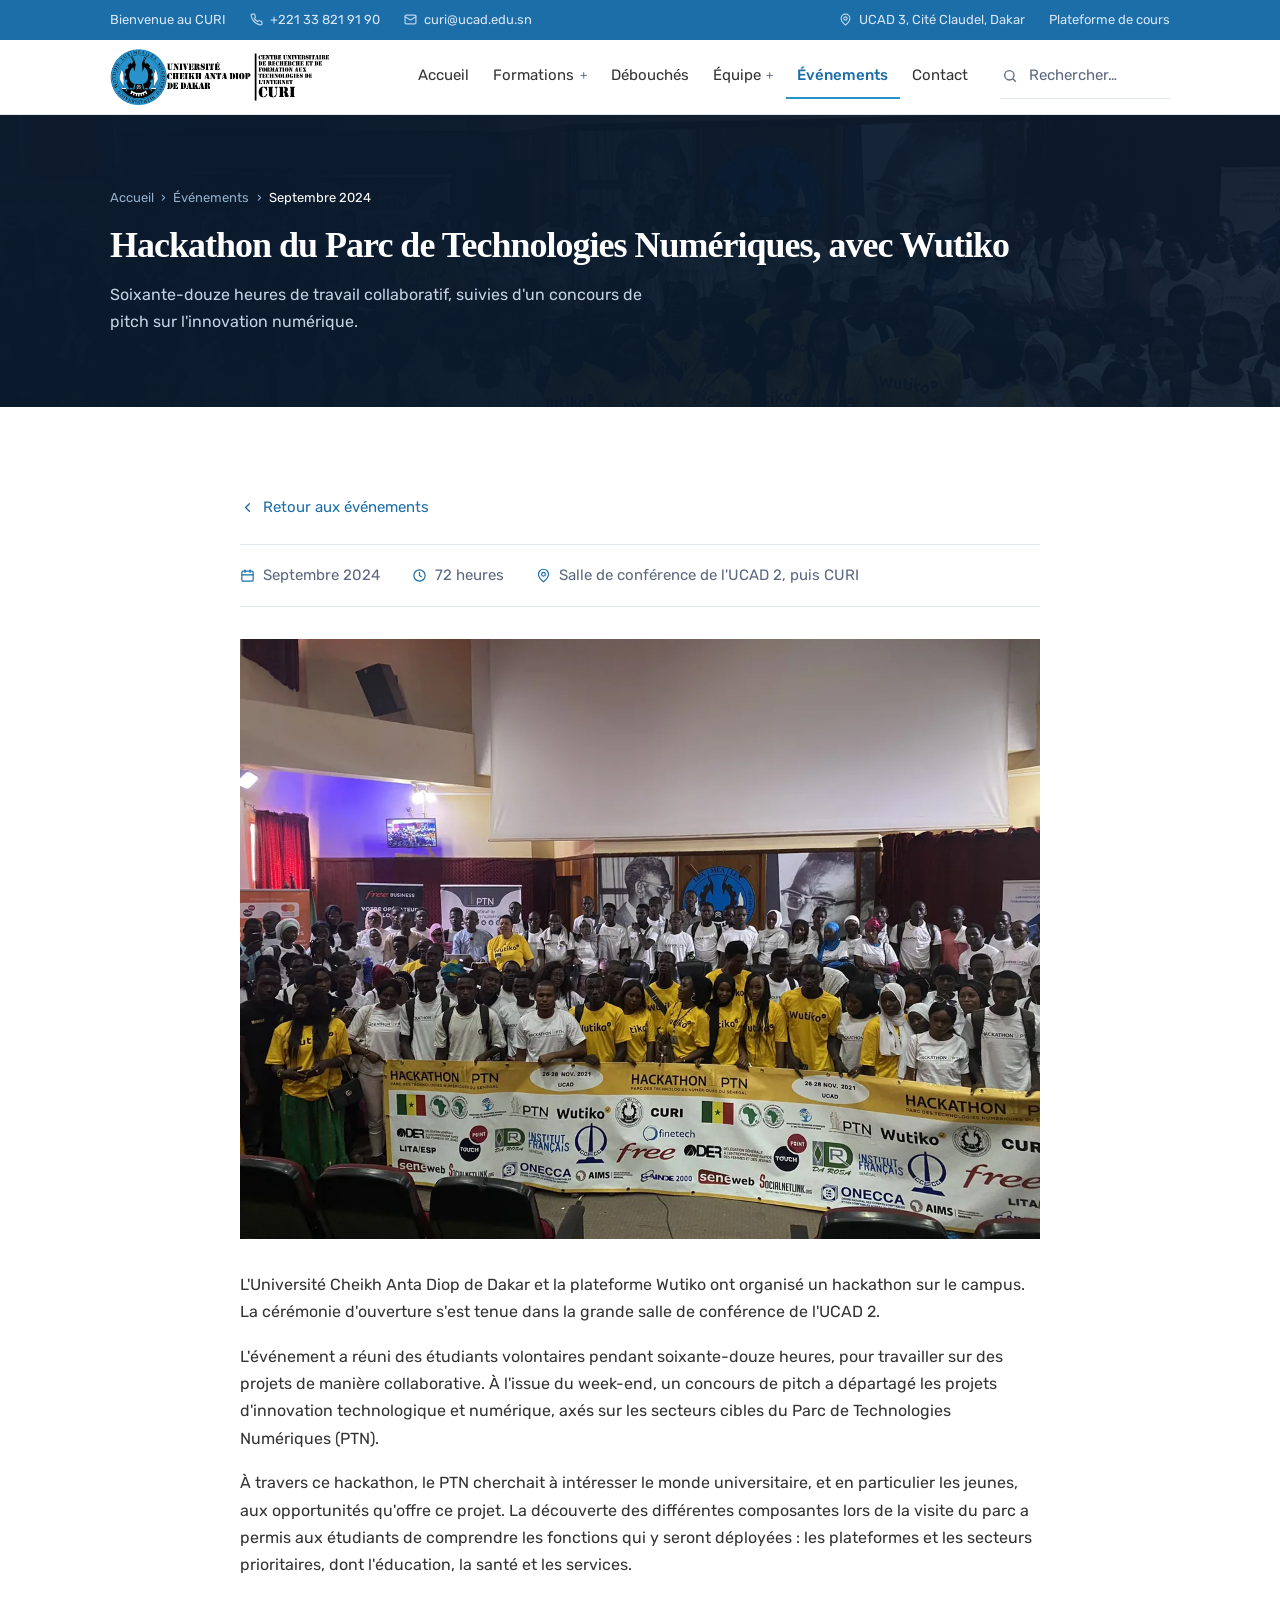
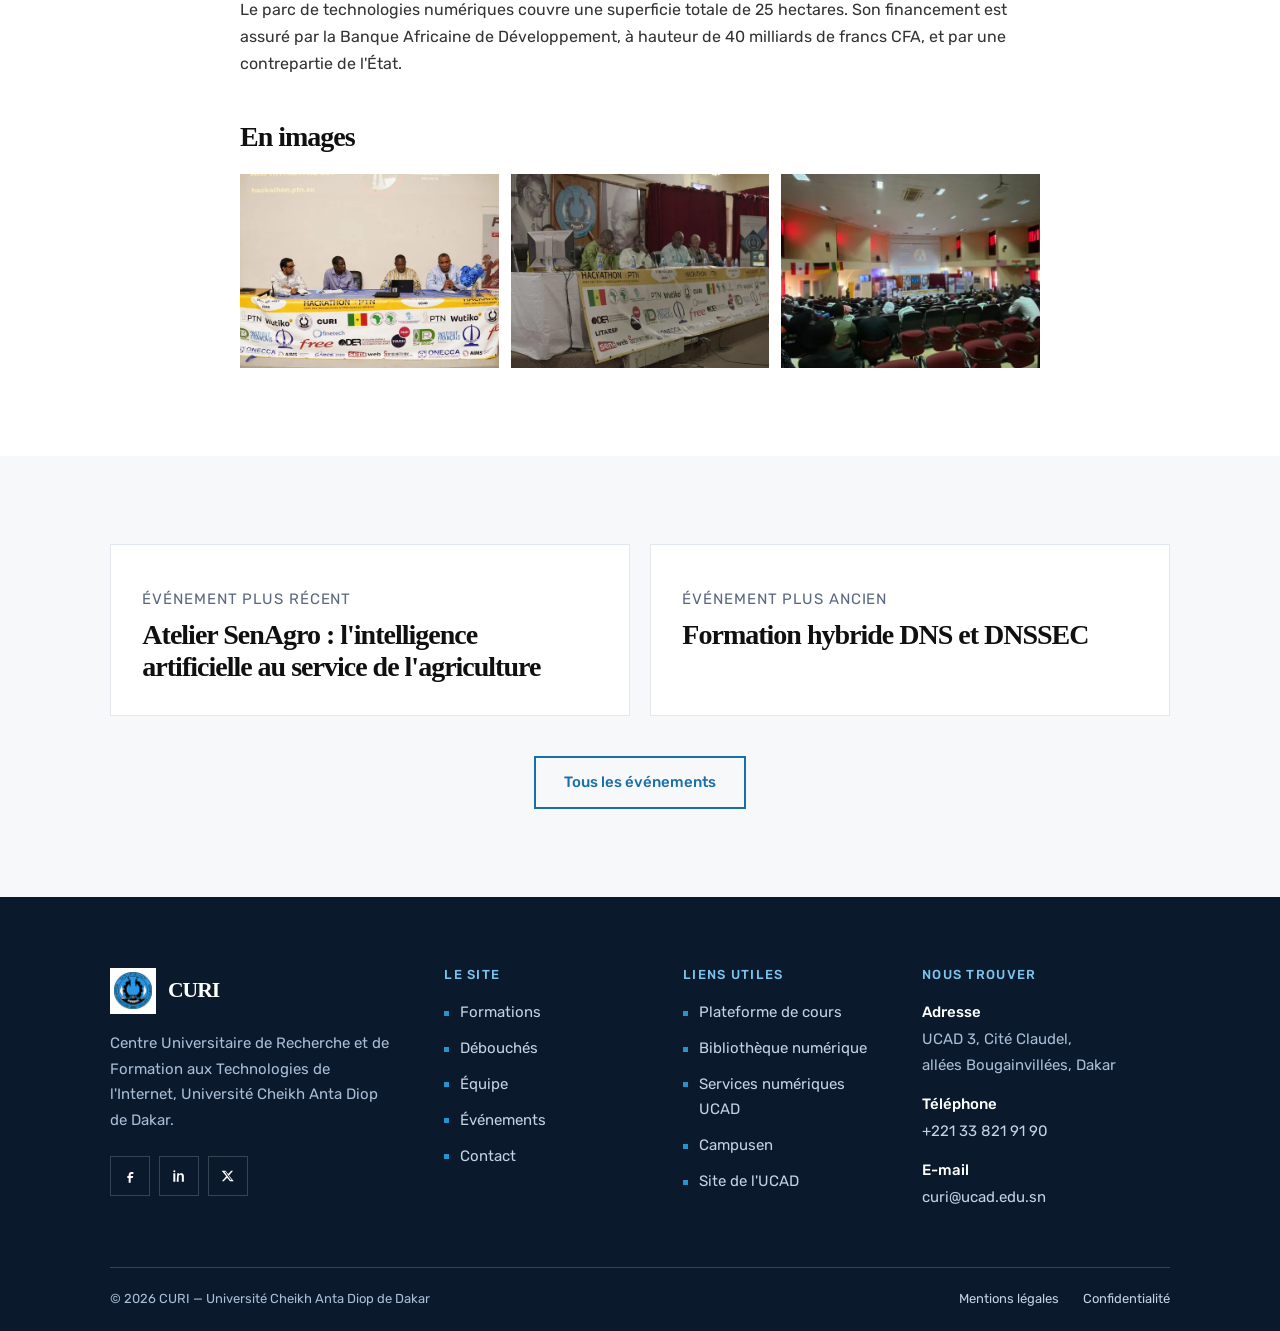
<file: evenement-hackathon-2024.html>
<!DOCTYPE html>
<html lang="fr">
<head>
<meta charset="utf-8">
<meta name="viewport" content="width=device-width, initial-scale=1">
<script>document.documentElement.classList.add('js');</script>
<title>Hackathon du Parc de Technologies Numériques, avec Wutiko — CURI | UCAD Dakar</title>
<meta name="description" content="Soixante-douze heures de travail collaboratif, suivies d'un concours de pitch sur l'innovation numérique.">
<link rel="canonical" href="https://mmouctar34.github.io/CURI/evenement-hackathon-2024.html">
<meta property="og:title" content="Hackathon du Parc de Technologies Numériques, avec Wutiko — CURI | UCAD Dakar">
<meta property="og:description" content="Soixante-douze heures de travail collaboratif, suivies d'un concours de pitch sur l'innovation numérique.">
<meta property="og:image" content="images/web/hackathon-1200.webp">
<meta name="theme-color" content="#0f2440">
<link rel="icon" href="images/web/logo-curi.png" type="image/png">
<link rel="preconnect" href="https://fonts.googleapis.com">
<link rel="preconnect" href="https://fonts.gstatic.com" crossorigin>
<link rel="stylesheet" href="https://fonts.googleapis.com/css2?family=Rubik:wght@300;400;500;600&display=swap">
<link rel="stylesheet" href="css/style.css">
</head>
<body>

<a class="saut-contenu" href="#contenu">Aller au contenu</a>

<!-- ======================= BARRE DU HAUT ======================= -->
<div class="barre-haut">
  <div class="enveloppe barre-haut__interieur">
    <div class="barre-haut__gauche">
      <span>Bienvenue au CURI</span>
      <a href="tel:+221338219190">
        <svg width="13" height="13" viewBox="0 0 24 24" fill="none" stroke="currentColor" stroke-width="2.2" stroke-linecap="round" aria-hidden="true"><path d="M22 16.9v3a2 2 0 0 1-2.2 2 19.8 19.8 0 0 1-8.6-3.1 19.5 19.5 0 0 1-6-6A19.8 19.8 0 0 1 2.1 4.2 2 2 0 0 1 4.1 2h3a2 2 0 0 1 2 1.7c.1 1 .4 1.9.7 2.8a2 2 0 0 1-.5 2.1L8.1 9.9a16 16 0 0 0 6 6l1.3-1.3a2 2 0 0 1 2.1-.4c.9.3 1.8.6 2.8.7a2 2 0 0 1 1.7 2Z"/></svg>
        +221 33 821 91 90
      </a>
      <a href="mailto:curi@ucad.edu.sn">
        <svg width="13" height="13" viewBox="0 0 24 24" fill="none" stroke="currentColor" stroke-width="2.2" stroke-linecap="round" aria-hidden="true"><rect x="2" y="4" width="20" height="16" rx="2"/><path d="m2 7 10 6 10-6"/></svg>
        curi@ucad.edu.sn
      </a>
    </div>
    <div class="barre-haut__droite">
      <span>
        <svg width="13" height="13" viewBox="0 0 24 24" fill="none" stroke="currentColor" stroke-width="2.2" stroke-linecap="round" aria-hidden="true"><path d="M20 10c0 6-8 12-8 12S4 16 4 10a8 8 0 0 1 16 0Z"/><circle cx="12" cy="10" r="3"/></svg>
        UCAD 3, Cité Claudel, Dakar
      </span>
      <a href="https://fad.curi.ucad.sn" target="_blank" rel="noopener">Plateforme de cours</a>
    </div>
  </div>
</div>

<!-- ======================= EN-TÊTE ======================= -->
<header class="entete">
  <div class="enveloppe entete__interieur">

    <a class="marque" href="index.html">
      <img src="images/web/logo-ucad-curi.png" alt="Université Cheikh Anta Diop de Dakar — CURI, Centre Universitaire de Recherche et de Formation aux Technologies de l'Internet" width="800" height="200">
    </a>

    <nav class="nav-principale" aria-label="Navigation principale">
      <ul>
        <li><a href="index.html">Accueil</a></li>
        <li class="a-sous-menu">
          <a href="formation.html">Formations</a>
          <ul class="sous-menu">
            <li><a href="formation.html#types">Initiale, continue, certifiante</a></li>
            <li><a href="formation.html#developpement">Développement web et mobile</a></li>
            <li><a href="formation.html#multimedia">Technologie web et multimédia</a></li>
            <li><a href="formation.html#ecommerce">E-commerce et marketing digital</a></li>
            <li><a href="formation.html#candidater">Candidater</a></li>
          </ul>
        </li>
        <li><a href="debouches.html">Débouchés</a></li>
        <li class="a-sous-menu">
          <a href="equipe.html">Équipe</a>
          <ul class="sous-menu">
            <li><a href="equipe.html">Direction et enseignants</a></li>
            <li><a href="equipe.html#poles">Les pôles</a></li>
            <li><a href="index.html#missions">NIC Sénégal et le .sn</a></li>
          </ul>
        </li>
        <li><a href="evenements.html" aria-current="page">Événements</a></li>
        <li><a href="contact.html">Contact</a></li>
      </ul>
    </nav>

    <div class="recherche">
      <div class="recherche__champ">
        <svg width="16" height="16" viewBox="0 0 24 24" fill="none" stroke="currentColor" stroke-width="2" stroke-linecap="round" aria-hidden="true"><circle cx="11" cy="11" r="7"/><path d="m20 20-3.5-3.5"/></svg>
        <label class="lecture-seule" for="recherche-bureau">Rechercher sur le site</label>
        <input type="search" id="recherche-bureau" placeholder="Rechercher…" autocomplete="off" role="combobox" aria-expanded="false" aria-controls="resultats-bureau">
        <button type="button" class="recherche__vider" aria-label="Effacer la recherche">✕</button>
      </div>
      <div class="recherche__panneau" id="resultats-bureau" role="listbox" aria-label="Résultats de recherche"></div>
    </div>

    <button type="button" class="bascule-menu" aria-expanded="false" aria-controls="tiroir-menu" aria-label="Ouvrir le menu">
      <span></span><span></span><span></span>
    </button>

  </div>
</header>

<!-- ======================= MENU MOBILE ======================= -->
<div class="tiroir" id="tiroir-menu">
  <div class="tiroir__recherche">
    <svg width="16" height="16" viewBox="0 0 24 24" fill="none" stroke="currentColor" stroke-width="2" stroke-linecap="round" aria-hidden="true"><circle cx="11" cy="11" r="7"/><path d="m20 20-3.5-3.5"/></svg>
    <label class="lecture-seule" for="recherche-mobile">Rechercher sur le site</label>
    <input type="search" id="recherche-mobile" placeholder="Rechercher sur le site…" autocomplete="off">
  </div>
  <div class="recherche__panneau tiroir__panneau" style="position:static;opacity:1;transform:none;pointer-events:auto;box-shadow:none;border:0;padding:0;max-height:none"></div>

  <nav aria-label="Navigation mobile">
    <ul>
      <li><a href="index.html">Accueil <svg width="17" height="17" viewBox="0 0 24 24" fill="none" stroke="currentColor" stroke-width="2" aria-hidden="true"><path d="m9 18 6-6-6-6"/></svg></a></li>
      <li><a href="formation.html">Formations <svg width="17" height="17" viewBox="0 0 24 24" fill="none" stroke="currentColor" stroke-width="2" aria-hidden="true"><path d="m9 18 6-6-6-6"/></svg></a></li>
      <li><a href="debouches.html">Débouchés <svg width="17" height="17" viewBox="0 0 24 24" fill="none" stroke="currentColor" stroke-width="2" aria-hidden="true"><path d="m9 18 6-6-6-6"/></svg></a></li>
      <li><a href="equipe.html">Équipe <svg width="17" height="17" viewBox="0 0 24 24" fill="none" stroke="currentColor" stroke-width="2" aria-hidden="true"><path d="m9 18 6-6-6-6"/></svg></a></li>
      <li><a href="evenements.html" aria-current="page">Événements <svg width="17" height="17" viewBox="0 0 24 24" fill="none" stroke="currentColor" stroke-width="2" aria-hidden="true"><path d="m9 18 6-6-6-6"/></svg></a></li>
      <li><a href="contact.html">Contact <svg width="17" height="17" viewBox="0 0 24 24" fill="none" stroke="currentColor" stroke-width="2" aria-hidden="true"><path d="m9 18 6-6-6-6"/></svg></a></li>
    </ul>
  </nav>

  <div class="tiroir__pied">
    <a class="bouton bouton--bleu" href="https://fad.curi.ucad.sn" target="_blank" rel="noopener">Plateforme de cours</a>
  </div>

  <div class="tiroir__contact">
    <a href="tel:+221338219190">+221 33 821 91 90</a>
    <a href="mailto:curi@ucad.edu.sn">curi@ucad.edu.sn</a>
    <span>UCAD 3, Cité Claudel, allées Bougainvillées, Dakar</span>
  </div>
</div>

<main id="contenu">

  <section class="bandeau">
    <div class="bandeau__fond">
      <img src="images/web/hackathon-1200.webp" alt="" width="1200" height="900">
    </div>
    <div class="bandeau__voile"></div>
    <div class="enveloppe bandeau__interieur">
      <nav class="ariane" aria-label="Fil d'Ariane">
        <ol>
          <li><a href="index.html">Accueil</a></li>
          <li aria-hidden="true">›</li>
          <li><a href="evenements.html">Événements</a></li>
          <li aria-hidden="true">›</li>
          <li aria-current="page">Septembre 2024</li>
        </ol>
      </nav>
      <h1>Hackathon du Parc de Technologies Numériques, avec Wutiko</h1>
      <p class="bandeau__texte">Soixante-douze heures de travail collaboratif, suivies d'un concours de pitch sur l'innovation numérique.</p>
    </div>
  </section>

  <section class="section">
    <div class="enveloppe">
      <article class="article apparait">
        <a class="retour" href="evenements.html">
          <svg width="15" height="15" viewBox="0 0 24 24" fill="none" stroke="currentColor" stroke-width="2.2" stroke-linecap="round" aria-hidden="true"><path d="m15 18-6-6 6-6"/></svg>
          Retour aux événements
        </a>

        <div class="article__meta">
          <span><svg width="15" height="15" viewBox="0 0 24 24" fill="none" stroke="currentColor" stroke-width="1.9" stroke-linecap="round" aria-hidden="true"><rect x="3" y="5" width="18" height="16" rx="2"/><path d="M8 3v4"/><path d="M16 3v4"/><path d="M3 11h18"/></svg> Septembre 2024</span>
          <span><svg width="15" height="15" viewBox="0 0 24 24" fill="none" stroke="currentColor" stroke-width="1.9" stroke-linecap="round" aria-hidden="true"><circle cx="12" cy="12" r="9"/><path d="M12 7v5l3 2"/></svg> 72 heures</span>
          <span><svg width="15" height="15" viewBox="0 0 24 24" fill="none" stroke="currentColor" stroke-width="1.9" stroke-linecap="round" aria-hidden="true"><path d="M20 10c0 6-8 12-8 12S4 16 4 10a8 8 0 0 1 16 0Z"/><circle cx="12" cy="10" r="3"/></svg> Salle de conférence de l'UCAD 2, puis CURI</span>
        </div>

        <figure style="margin-bottom:2rem">
          <img src="images/web/hackathon-1200.webp" srcset="images/web/hackathon-700.webp 700w, images/web/hackathon-1200.webp 1200w" sizes="(min-width: 52rem) 50rem, 100vw" alt="Participants du hackathon réunis devant les banderoles des partenaires" width="1200" height="900">
        </figure>

        <div class="prose">
        <p>
          L'Université Cheikh Anta Diop de Dakar et la plateforme Wutiko ont
          organisé un hackathon sur le campus. La cérémonie d'ouverture s'est
          tenue dans la grande salle de conférence de l'UCAD 2.
        </p>
        <p>
          L'événement a réuni des étudiants volontaires pendant soixante-douze
          heures, pour travailler sur des projets de manière collaborative. À
          l'issue du week-end, un concours de pitch a départagé les projets
          d'innovation technologique et numérique, axés sur les secteurs cibles du
          Parc de Technologies Numériques (PTN).
        </p>
        <p>
          À travers ce hackathon, le PTN cherchait à intéresser le monde
          universitaire, et en particulier les jeunes, aux opportunités qu'offre
          ce projet. La découverte des différentes composantes lors de la visite
          du parc a permis aux étudiants de comprendre les fonctions qui y seront
          déployées : les plateformes et les secteurs prioritaires, dont
          l'éducation, la santé et les services.
        </p>
        <p>
          Le parc de technologies numériques couvre une superficie totale de
          25 hectares. Son financement est assuré par la Banque Africaine de
          Développement, à hauteur de 40 milliards de francs CFA, et par une
          contrepartie de l'État.
        </p>
        </div>

      <h2>En images</h2>
      <div class="galerie" style="margin-top:1.25rem">
        <button type="button" class="galerie__element" data-categorie="tout">
          <img src="images/web/hackathon-panel-700.webp" data-grand="images/web/hackathon-panel-1200.webp" alt="Table ronde d'ouverture du hackathon" width="700" height="467" loading="lazy">
        </button>
        <button type="button" class="galerie__element" data-categorie="tout">
          <img src="images/web/hackathon-table-700.webp" data-grand="images/web/hackathon-table-1200.webp" alt="Stand des partenaires du hackathon" width="700" height="467" loading="lazy">
        </button>
        <button type="button" class="galerie__element" data-categorie="tout">
          <img src="images/web/amphi-700.webp" data-grand="images/web/amphi-1200.webp" alt="Cérémonie d'ouverture dans la salle de conférence de l'UCAD 2" width="700" height="467" loading="lazy">
        </button>
      </div>
      </article>
    </div>
  </section>

  <section class="section section--gris">
    <div class="enveloppe">
      <div class="cartes">
        <a class="carte" href="evenement-senagro-2024.html" style="text-decoration:none;display:block">
          <p class="evenement__date">Événement plus récent</p>
          <h3 style="margin-top:.4rem;font-size:var(--t-sous)">Atelier SenAgro : l'intelligence artificielle au service de l'agriculture</h3>
        </a>
        <a class="carte" href="evenement-dnssec-2022.html" style="text-decoration:none;display:block">
          <p class="evenement__date">Événement plus ancien</p>
          <h3 style="margin-top:.4rem;font-size:var(--t-sous)">Formation hybride DNS et DNSSEC</h3>
        </a>
      </div>
      <div class="actions-centre">
        <a class="bouton bouton--contour" href="evenements.html">Tous les événements</a>
      </div>
    </div>
  </section>

</main>

<!-- ======================= VISIONNEUSE ======================= -->
<div class="visionneuse" aria-hidden="true" role="dialog" aria-modal="true" aria-label="Image agrandie">
  <button type="button" class="visionneuse__fermer" aria-label="Fermer">
    <svg width="20" height="20" viewBox="0 0 24 24" fill="none" stroke="currentColor" stroke-width="2.2" stroke-linecap="round" aria-hidden="true"><path d="m6 6 12 12"/><path d="m18 6-12 12"/></svg>
  </button>
  <button type="button" class="visionneuse__precedent" aria-label="Image précédente">
    <svg width="20" height="20" viewBox="0 0 24 24" fill="none" stroke="currentColor" stroke-width="2.2" stroke-linecap="round" aria-hidden="true"><path d="m15 18-6-6 6-6"/></svg>
  </button>
  <button type="button" class="visionneuse__suivant" aria-label="Image suivante">
    <svg width="20" height="20" viewBox="0 0 24 24" fill="none" stroke="currentColor" stroke-width="2.2" stroke-linecap="round" aria-hidden="true"><path d="m9 18 6-6-6-6"/></svg>
  </button>
  <figure style="margin:0;text-align:center">
    <img src="[data-uri]" alt="">
    <figcaption class="visionneuse__legende"></figcaption>
  </figure>
</div>

<footer class="pied">
  <div class="enveloppe">
    <div class="pied__grille">

      <div>
        <a class="pied__marque" href="index.html">
          <img src="images/web/logo-curi.png" alt="" width="46" height="46">
          <span>CURI</span>
        </a>
        <p class="pied__intro">
          Centre Universitaire de Recherche et de Formation aux Technologies de
          l'Internet, Université Cheikh Anta Diop de Dakar.
        </p>
        <div class="pied__reseaux">
          <a href="https://www.facebook.com/profile.php?id=100075163244894" target="_blank" rel="noopener" aria-label="Le CURI sur Facebook">
            <svg width="16" height="16" viewBox="0 0 24 24" fill="currentColor" aria-hidden="true"><path d="M14 9h3V6h-3c-2.2 0-4 1.8-4 4v2H8v3h2v7h3v-7h3l1-3h-4v-2c0-.6.4-1 1-1Z"/></svg>
          </a>
          <a href="https://www.linkedin.com/company/curi-ucad-s%C3%A9n%C3%A9gal/" target="_blank" rel="noopener" aria-label="Le CURI sur LinkedIn">
            <svg width="16" height="16" viewBox="0 0 24 24" fill="currentColor" aria-hidden="true"><path d="M5 3.5A1.5 1.5 0 1 1 5 6.5a1.5 1.5 0 0 1 0-3ZM3.5 8h3v12.5h-3Zm6 0h2.9v1.7h.1c.4-.8 1.4-1.7 3-1.7 3.2 0 3.8 2.1 3.8 4.8v7.7h-3v-6.8c0-1.6 0-3.7-2.2-3.7s-2.6 1.8-2.6 3.6v6.9h-3Z"/></svg>
          </a>
          <a href="https://x.com/CURISENEGAL" target="_blank" rel="noopener" aria-label="Le CURI sur X">
            <svg width="14" height="14" viewBox="0 0 24 24" fill="currentColor" aria-hidden="true"><path d="M17.5 3h3.2l-7 8 8.2 10h-6.4l-5-6.1L4.7 21H1.5l7.5-8.6L1.1 3h6.6l4.5 5.6Zm-1.1 16h1.8L7.7 4.8H5.8Z"/></svg>
          </a>
        </div>
      </div>

      <nav aria-labelledby="pied-site">
        <h2 id="pied-site">Le site</h2>
        <ul>
          <li><a href="formation.html">Formations</a></li>
          <li><a href="debouches.html">Débouchés</a></li>
          <li><a href="equipe.html">Équipe</a></li>
          <li><a href="evenements.html">Événements</a></li>
          <li><a href="contact.html">Contact</a></li>
        </ul>
      </nav>

      <nav aria-labelledby="pied-liens">
        <h2 id="pied-liens">Liens utiles</h2>
        <ul>
          <li><a href="https://fad.curi.ucad.sn" target="_blank" rel="noopener">Plateforme de cours</a></li>
          <li><a href="http://bibnum.ucad.sn/" target="_blank" rel="noopener">Bibliothèque numérique</a></li>
          <li><a href="https://pie.ucad.sn/" target="_blank" rel="noopener">Services numériques UCAD</a></li>
          <li><a href="https://www.campusen.sn" target="_blank" rel="noopener">Campusen</a></li>
          <li><a href="https://www.ucad.sn" target="_blank" rel="noopener">Site de l'UCAD</a></li>
        </ul>
      </nav>

      <div>
        <h2 id="pied-contact">Nous trouver</h2>
        <div class="pied__contact" aria-labelledby="pied-contact">
          <div>
            <strong>Adresse</strong>
            <span>UCAD 3, Cité Claudel,<br>allées Bougainvillées, Dakar</span>
          </div>
          <div>
            <strong>Téléphone</strong>
            <a href="tel:+221338219190">+221 33 821 91 90</a>
          </div>
          <div>
            <strong>E-mail</strong>
            <a href="mailto:curi@ucad.edu.sn">curi@ucad.edu.sn</a>
          </div>
        </div>
      </div>

    </div>

    <div class="pied__bas">
      <span>© <span data-annee>2026</span> CURI — Université Cheikh Anta Diop de Dakar</span>
      <ul>
        <li><a href="contact.html">Mentions légales</a></li>
        <li><a href="contact.html">Confidentialité</a></li>
      </ul>
    </div>
  </div>
</footer>

<script src="js/script.js"></script>
</body>
</html>
</file>
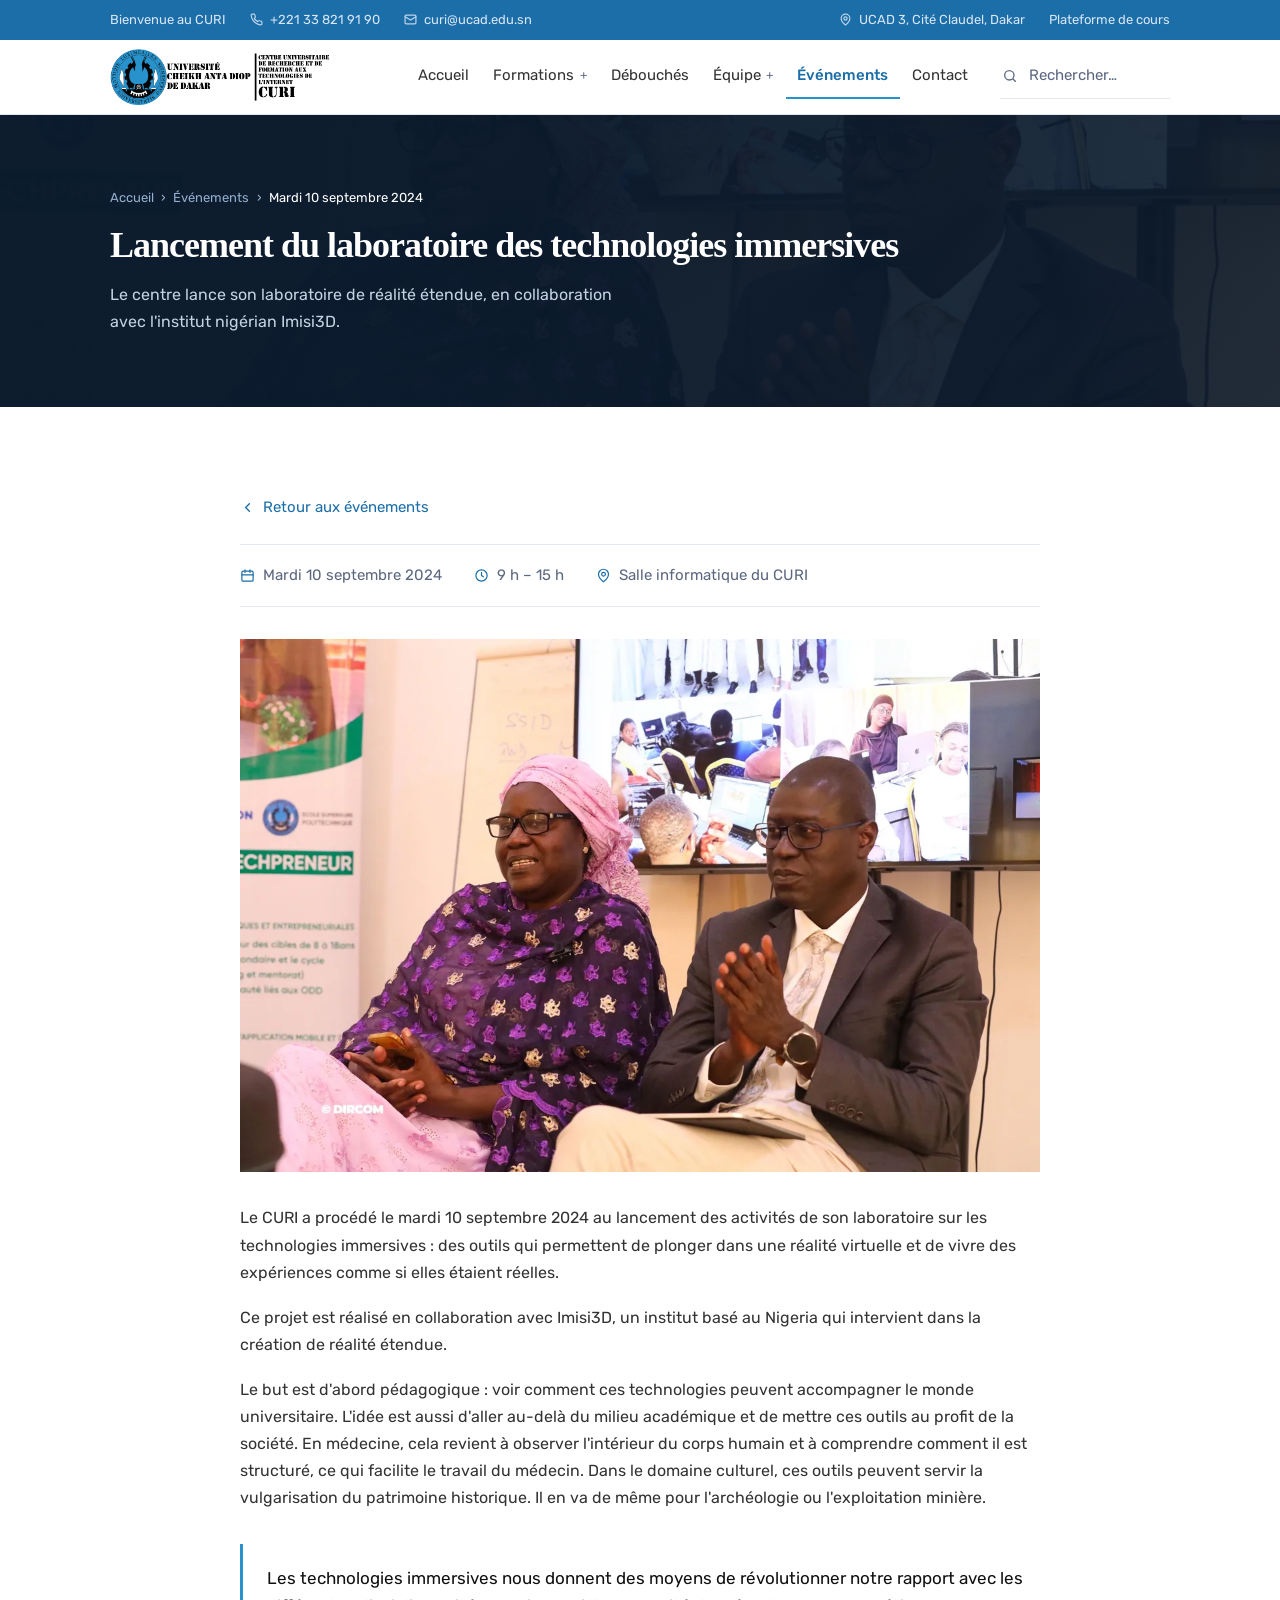
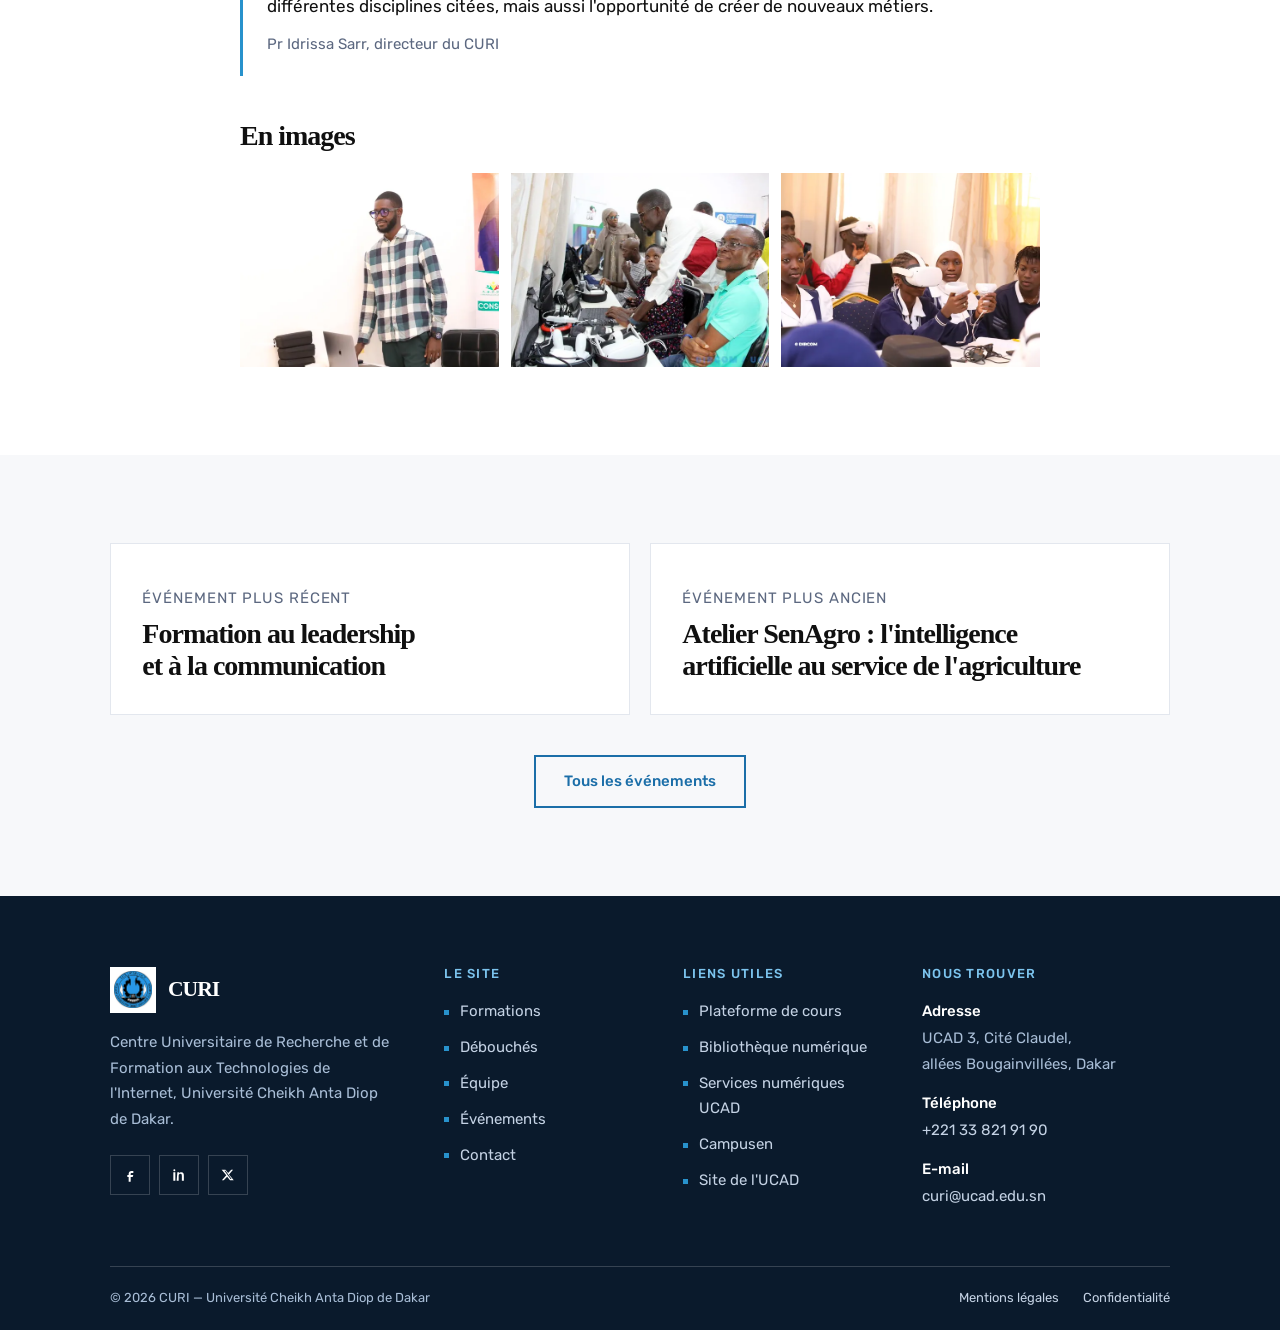
<file: evenement-laboratoire-2024.html>
<!DOCTYPE html>
<html lang="fr">
<head>
<meta charset="utf-8">
<meta name="viewport" content="width=device-width, initial-scale=1">
<script>document.documentElement.classList.add('js');</script>
<title>Lancement du laboratoire des technologies immersives — CURI | UCAD Dakar</title>
<meta name="description" content="Le centre lance son laboratoire de réalité étendue, en collaboration avec l'institut nigérian Imisi3D.">
<link rel="canonical" href="https://mmouctar34.github.io/CURI/evenement-laboratoire-2024.html">
<meta property="og:title" content="Lancement du laboratoire des technologies immersives — CURI | UCAD Dakar">
<meta property="og:description" content="Le centre lance son laboratoire de réalité étendue, en collaboration avec l'institut nigérian Imisi3D.">
<meta property="og:image" content="images/web/labo-1-1200.webp">
<meta name="theme-color" content="#0f2440">
<link rel="icon" href="images/web/favicon-curi-64.png" type="image/png" sizes="64x64">
<link rel="icon" href="images/web/favicon-curi-192.png" type="image/png" sizes="192x192">
<link rel="apple-touch-icon" href="images/web/favicon-curi-192.png">
<link rel="preconnect" href="https://fonts.googleapis.com">
<link rel="preconnect" href="https://fonts.gstatic.com" crossorigin>
<link rel="stylesheet" href="https://fonts.googleapis.com/css2?family=Rubik:wght@300;400;500;600&display=swap">
<link rel="stylesheet" href="css/style.css">
</head>
<body>

<a class="saut-contenu" href="#contenu">Aller au contenu</a>

<!-- ======================= BARRE DU HAUT ======================= -->
<div class="barre-haut">
  <div class="enveloppe barre-haut__interieur">
    <div class="barre-haut__gauche">
      <span>Bienvenue au CURI</span>
      <a href="tel:+221338219190">
        <svg width="13" height="13" viewBox="0 0 24 24" fill="none" stroke="currentColor" stroke-width="2.2" stroke-linecap="round" aria-hidden="true"><path d="M22 16.9v3a2 2 0 0 1-2.2 2 19.8 19.8 0 0 1-8.6-3.1 19.5 19.5 0 0 1-6-6A19.8 19.8 0 0 1 2.1 4.2 2 2 0 0 1 4.1 2h3a2 2 0 0 1 2 1.7c.1 1 .4 1.9.7 2.8a2 2 0 0 1-.5 2.1L8.1 9.9a16 16 0 0 0 6 6l1.3-1.3a2 2 0 0 1 2.1-.4c.9.3 1.8.6 2.8.7a2 2 0 0 1 1.7 2Z"/></svg>
        +221 33 821 91 90
      </a>
      <a href="mailto:curi@ucad.edu.sn">
        <svg width="13" height="13" viewBox="0 0 24 24" fill="none" stroke="currentColor" stroke-width="2.2" stroke-linecap="round" aria-hidden="true"><rect x="2" y="4" width="20" height="16" rx="2"/><path d="m2 7 10 6 10-6"/></svg>
        curi@ucad.edu.sn
      </a>
    </div>
    <div class="barre-haut__droite">
      <span>
        <svg width="13" height="13" viewBox="0 0 24 24" fill="none" stroke="currentColor" stroke-width="2.2" stroke-linecap="round" aria-hidden="true"><path d="M20 10c0 6-8 12-8 12S4 16 4 10a8 8 0 0 1 16 0Z"/><circle cx="12" cy="10" r="3"/></svg>
        UCAD 3, Cité Claudel, Dakar
      </span>
      <a href="https://fad.curi.ucad.sn" target="_blank" rel="noopener">Plateforme de cours</a>
    </div>
  </div>
</div>

<!-- ======================= EN-TÊTE ======================= -->
<header class="entete">
  <div class="enveloppe entete__interieur">

    <a class="marque" href="index.html">
      <img src="images/web/logo-ucad-curi.png" alt="Université Cheikh Anta Diop de Dakar — CURI, Centre Universitaire de Recherche et de Formation aux Technologies de l'Internet" width="800" height="200">
    </a>

    <nav class="nav-principale" aria-label="Navigation principale">
      <ul>
        <li><a href="index.html">Accueil</a></li>
        <li class="a-sous-menu">
          <a href="formation.html">Formations</a>
          <ul class="sous-menu">
            <li><a href="formation.html#types">Initiale, continue, certifiante</a></li>
            <li><a href="formation.html#developpement">Développement web et mobile</a></li>
            <li><a href="formation.html#multimedia">Technologie web et multimédia</a></li>
            <li><a href="formation.html#ecommerce">E-commerce et marketing digital</a></li>
            <li><a href="formation.html#candidater">Candidater</a></li>
          </ul>
        </li>
        <li><a href="debouches.html">Débouchés</a></li>
        <li class="a-sous-menu">
          <a href="equipe.html">Équipe</a>
          <ul class="sous-menu">
            <li><a href="equipe.html">Direction et enseignants</a></li>
            <li><a href="equipe.html#poles">Les pôles</a></li>
            <li><a href="index.html#missions">NIC Sénégal et le .sn</a></li>
          </ul>
        </li>
        <li><a href="evenements.html" aria-current="page">Événements</a></li>
        <li><a href="contact.html">Contact</a></li>
      </ul>
    </nav>

    <div class="recherche">
      <div class="recherche__champ">
        <svg width="16" height="16" viewBox="0 0 24 24" fill="none" stroke="currentColor" stroke-width="2" stroke-linecap="round" aria-hidden="true"><circle cx="11" cy="11" r="7"/><path d="m20 20-3.5-3.5"/></svg>
        <label class="lecture-seule" for="recherche-bureau">Rechercher sur le site</label>
        <input type="search" id="recherche-bureau" placeholder="Rechercher…" autocomplete="off" role="combobox" aria-expanded="false" aria-controls="resultats-bureau">
        <button type="button" class="recherche__vider" aria-label="Effacer la recherche">✕</button>
      </div>
      <div class="recherche__panneau" id="resultats-bureau" role="listbox" aria-label="Résultats de recherche"></div>
    </div>

    <button type="button" class="bascule-menu" aria-expanded="false" aria-controls="tiroir-menu" aria-label="Ouvrir le menu">
      <span></span><span></span><span></span>
    </button>

  </div>
</header>

<!-- ======================= MENU MOBILE ======================= -->
<div class="tiroir" id="tiroir-menu">
  <div class="tiroir__recherche">
    <svg width="16" height="16" viewBox="0 0 24 24" fill="none" stroke="currentColor" stroke-width="2" stroke-linecap="round" aria-hidden="true"><circle cx="11" cy="11" r="7"/><path d="m20 20-3.5-3.5"/></svg>
    <label class="lecture-seule" for="recherche-mobile">Rechercher sur le site</label>
    <input type="search" id="recherche-mobile" placeholder="Rechercher sur le site…" autocomplete="off">
  </div>
  <div class="recherche__panneau tiroir__panneau" style="position:static;opacity:1;transform:none;pointer-events:auto;box-shadow:none;border:0;padding:0;max-height:none"></div>

  <nav aria-label="Navigation mobile">
    <ul>
      <li><a href="index.html">Accueil <svg width="17" height="17" viewBox="0 0 24 24" fill="none" stroke="currentColor" stroke-width="2" aria-hidden="true"><path d="m9 18 6-6-6-6"/></svg></a></li>
      <li><a href="formation.html">Formations <svg width="17" height="17" viewBox="0 0 24 24" fill="none" stroke="currentColor" stroke-width="2" aria-hidden="true"><path d="m9 18 6-6-6-6"/></svg></a></li>
      <li><a href="debouches.html">Débouchés <svg width="17" height="17" viewBox="0 0 24 24" fill="none" stroke="currentColor" stroke-width="2" aria-hidden="true"><path d="m9 18 6-6-6-6"/></svg></a></li>
      <li><a href="equipe.html">Équipe <svg width="17" height="17" viewBox="0 0 24 24" fill="none" stroke="currentColor" stroke-width="2" aria-hidden="true"><path d="m9 18 6-6-6-6"/></svg></a></li>
      <li><a href="evenements.html" aria-current="page">Événements <svg width="17" height="17" viewBox="0 0 24 24" fill="none" stroke="currentColor" stroke-width="2" aria-hidden="true"><path d="m9 18 6-6-6-6"/></svg></a></li>
      <li><a href="contact.html">Contact <svg width="17" height="17" viewBox="0 0 24 24" fill="none" stroke="currentColor" stroke-width="2" aria-hidden="true"><path d="m9 18 6-6-6-6"/></svg></a></li>
    </ul>
  </nav>

  <div class="tiroir__pied">
    <a class="bouton bouton--bleu" href="https://fad.curi.ucad.sn" target="_blank" rel="noopener">Plateforme de cours</a>
  </div>

  <div class="tiroir__contact">
    <a href="tel:+221338219190">+221 33 821 91 90</a>
    <a href="mailto:curi@ucad.edu.sn">curi@ucad.edu.sn</a>
    <span>UCAD 3, Cité Claudel, allées Bougainvillées, Dakar</span>
  </div>
</div>

<main id="contenu">

  <section class="bandeau">
    <div class="bandeau__fond">
      <img src="images/web/labo-1-1200.webp" alt="" width="1200" height="800">
    </div>
    <div class="bandeau__voile"></div>
    <div class="enveloppe bandeau__interieur">
      <nav class="ariane" aria-label="Fil d'Ariane">
        <ol>
          <li><a href="index.html">Accueil</a></li>
          <li aria-hidden="true">›</li>
          <li><a href="evenements.html">Événements</a></li>
          <li aria-hidden="true">›</li>
          <li aria-current="page">Mardi 10 septembre 2024</li>
        </ol>
      </nav>
      <h1>Lancement du laboratoire des technologies immersives</h1>
      <p class="bandeau__texte">Le centre lance son laboratoire de réalité étendue, en collaboration avec l'institut nigérian Imisi3D.</p>
    </div>
  </section>

  <section class="section">
    <div class="enveloppe">
      <article class="article apparait">
        <a class="retour" href="evenements.html">
          <svg width="15" height="15" viewBox="0 0 24 24" fill="none" stroke="currentColor" stroke-width="2.2" stroke-linecap="round" aria-hidden="true"><path d="m15 18-6-6 6-6"/></svg>
          Retour aux événements
        </a>

        <div class="article__meta">
          <span><svg width="15" height="15" viewBox="0 0 24 24" fill="none" stroke="currentColor" stroke-width="1.9" stroke-linecap="round" aria-hidden="true"><rect x="3" y="5" width="18" height="16" rx="2"/><path d="M8 3v4"/><path d="M16 3v4"/><path d="M3 11h18"/></svg> Mardi 10 septembre 2024</span>
          <span><svg width="15" height="15" viewBox="0 0 24 24" fill="none" stroke="currentColor" stroke-width="1.9" stroke-linecap="round" aria-hidden="true"><circle cx="12" cy="12" r="9"/><path d="M12 7v5l3 2"/></svg> 9 h – 15 h</span>
          <span><svg width="15" height="15" viewBox="0 0 24 24" fill="none" stroke="currentColor" stroke-width="1.9" stroke-linecap="round" aria-hidden="true"><path d="M20 10c0 6-8 12-8 12S4 16 4 10a8 8 0 0 1 16 0Z"/><circle cx="12" cy="10" r="3"/></svg> Salle informatique du CURI</span>
        </div>

        <figure style="margin-bottom:2rem">
          <img src="images/web/labo-1-1200.webp" srcset="images/web/labo-1-700.webp 700w, images/web/labo-1-1200.webp 1200w" sizes="(min-width: 52rem) 50rem, 100vw" alt="Lancement des activités du laboratoire des technologies immersives" width="1200" height="800">
        </figure>

        <div class="prose">
        <p>
          Le CURI a procédé le mardi 10 septembre 2024 au lancement des activités
          de son laboratoire sur les technologies immersives : des outils qui
          permettent de plonger dans une réalité virtuelle et de vivre des
          expériences comme si elles étaient réelles.
        </p>
        <p>
          Ce projet est réalisé en collaboration avec Imisi3D, un institut basé au
          Nigeria qui intervient dans la création de réalité étendue.
        </p>
        <p>
          Le but est d'abord pédagogique : voir comment ces technologies peuvent
          accompagner le monde universitaire. L'idée est aussi d'aller au-delà du
          milieu académique et de mettre ces outils au profit de la société. En
          médecine, cela revient à observer l'intérieur du corps humain et à
          comprendre comment il est structuré, ce qui facilite le travail du
          médecin. Dans le domaine culturel, ces outils peuvent servir la
          vulgarisation du patrimoine historique. Il en va de même pour
          l'archéologie ou l'exploitation minière.
        </p>
        <blockquote>
          Les technologies immersives nous donnent des moyens de révolutionner
          notre rapport avec les différentes disciplines citées, mais aussi
          l'opportunité de créer de nouveaux métiers.
          <cite>Pr Idrissa Sarr, directeur du CURI</cite>
        </blockquote>
        </div>

      <h2>En images</h2>
      <div class="galerie" style="margin-top:1.25rem">
        <button type="button" class="galerie__element" data-categorie="tout">
          <img src="images/web/labo-2-700.webp" data-grand="images/web/labo-2-1200.webp" alt="Matériel de réalité virtuelle installé au laboratoire" width="700" height="467" loading="lazy">
        </button>
        <button type="button" class="galerie__element" data-categorie="tout">
          <img src="images/web/atelier-700.webp" data-grand="images/web/atelier-1200.webp" alt="Salle d'atelier du centre pendant une séance" width="700" height="467" loading="lazy">
        </button>
        <button type="button" class="galerie__element" data-categorie="tout">
          <img src="images/web/vr-700.webp" data-grand="images/web/vr-1200.webp" alt="Participants équipés de casques de réalité virtuelle" width="700" height="467" loading="lazy">
        </button>
      </div>
      </article>
    </div>
  </section>

  <section class="section section--gris">
    <div class="enveloppe">
      <div class="cartes">
        <a class="carte" href="evenement-leadership-2025.html" style="text-decoration:none;display:block">
          <p class="evenement__date">Événement plus récent</p>
          <h3 style="margin-top:.4rem;font-size:var(--t-sous)">Formation au leadership et à la communication</h3>
        </a>
        <a class="carte" href="evenement-senagro-2024.html" style="text-decoration:none;display:block">
          <p class="evenement__date">Événement plus ancien</p>
          <h3 style="margin-top:.4rem;font-size:var(--t-sous)">Atelier SenAgro : l'intelligence artificielle au service de l'agriculture</h3>
        </a>
      </div>
      <div class="actions-centre">
        <a class="bouton bouton--contour" href="evenements.html">Tous les événements</a>
      </div>
    </div>
  </section>

</main>

<!-- ======================= VISIONNEUSE ======================= -->
<div class="visionneuse" aria-hidden="true" role="dialog" aria-modal="true" aria-label="Image agrandie">
  <button type="button" class="visionneuse__fermer" aria-label="Fermer">
    <svg width="20" height="20" viewBox="0 0 24 24" fill="none" stroke="currentColor" stroke-width="2.2" stroke-linecap="round" aria-hidden="true"><path d="m6 6 12 12"/><path d="m18 6-12 12"/></svg>
  </button>
  <button type="button" class="visionneuse__precedent" aria-label="Image précédente">
    <svg width="20" height="20" viewBox="0 0 24 24" fill="none" stroke="currentColor" stroke-width="2.2" stroke-linecap="round" aria-hidden="true"><path d="m15 18-6-6 6-6"/></svg>
  </button>
  <button type="button" class="visionneuse__suivant" aria-label="Image suivante">
    <svg width="20" height="20" viewBox="0 0 24 24" fill="none" stroke="currentColor" stroke-width="2.2" stroke-linecap="round" aria-hidden="true"><path d="m9 18 6-6-6-6"/></svg>
  </button>
  <figure style="margin:0;text-align:center">
    <img src="[data-uri]" alt="">
    <figcaption class="visionneuse__legende"></figcaption>
  </figure>
</div>

<footer class="pied">
  <div class="enveloppe">
    <div class="pied__grille">

      <div>
        <a class="pied__marque" href="index.html">
          <img src="images/web/logo-curi.png" alt="" width="46" height="46">
          <span>CURI</span>
        </a>
        <p class="pied__intro">
          Centre Universitaire de Recherche et de Formation aux Technologies de
          l'Internet, Université Cheikh Anta Diop de Dakar.
        </p>
        <div class="pied__reseaux">
          <a href="https://www.facebook.com/profile.php?id=100075163244894" target="_blank" rel="noopener" aria-label="Le CURI sur Facebook">
            <svg width="16" height="16" viewBox="0 0 24 24" fill="currentColor" aria-hidden="true"><path d="M14 9h3V6h-3c-2.2 0-4 1.8-4 4v2H8v3h2v7h3v-7h3l1-3h-4v-2c0-.6.4-1 1-1Z"/></svg>
          </a>
          <a href="https://www.linkedin.com/company/curi-ucad-s%C3%A9n%C3%A9gal/" target="_blank" rel="noopener" aria-label="Le CURI sur LinkedIn">
            <svg width="16" height="16" viewBox="0 0 24 24" fill="currentColor" aria-hidden="true"><path d="M5 3.5A1.5 1.5 0 1 1 5 6.5a1.5 1.5 0 0 1 0-3ZM3.5 8h3v12.5h-3Zm6 0h2.9v1.7h.1c.4-.8 1.4-1.7 3-1.7 3.2 0 3.8 2.1 3.8 4.8v7.7h-3v-6.8c0-1.6 0-3.7-2.2-3.7s-2.6 1.8-2.6 3.6v6.9h-3Z"/></svg>
          </a>
          <a href="https://x.com/CURISENEGAL" target="_blank" rel="noopener" aria-label="Le CURI sur X">
            <svg width="14" height="14" viewBox="0 0 24 24" fill="currentColor" aria-hidden="true"><path d="M17.5 3h3.2l-7 8 8.2 10h-6.4l-5-6.1L4.7 21H1.5l7.5-8.6L1.1 3h6.6l4.5 5.6Zm-1.1 16h1.8L7.7 4.8H5.8Z"/></svg>
          </a>
        </div>
      </div>

      <nav aria-labelledby="pied-site">
        <h2 id="pied-site">Le site</h2>
        <ul>
          <li><a href="formation.html">Formations</a></li>
          <li><a href="debouches.html">Débouchés</a></li>
          <li><a href="equipe.html">Équipe</a></li>
          <li><a href="evenements.html">Événements</a></li>
          <li><a href="contact.html">Contact</a></li>
        </ul>
      </nav>

      <nav aria-labelledby="pied-liens">
        <h2 id="pied-liens">Liens utiles</h2>
        <ul>
          <li><a href="https://fad.curi.ucad.sn" target="_blank" rel="noopener">Plateforme de cours</a></li>
          <li><a href="http://bibnum.ucad.sn/" target="_blank" rel="noopener">Bibliothèque numérique</a></li>
          <li><a href="https://pie.ucad.sn/" target="_blank" rel="noopener">Services numériques UCAD</a></li>
          <li><a href="https://www.campusen.sn" target="_blank" rel="noopener">Campusen</a></li>
          <li><a href="https://www.ucad.sn" target="_blank" rel="noopener">Site de l'UCAD</a></li>
        </ul>
      </nav>

      <div>
        <h2 id="pied-contact">Nous trouver</h2>
        <div class="pied__contact" aria-labelledby="pied-contact">
          <div>
            <strong>Adresse</strong>
            <span>UCAD 3, Cité Claudel,<br>allées Bougainvillées, Dakar</span>
          </div>
          <div>
            <strong>Téléphone</strong>
            <a href="tel:+221338219190">+221 33 821 91 90</a>
          </div>
          <div>
            <strong>E-mail</strong>
            <a href="mailto:curi@ucad.edu.sn">curi@ucad.edu.sn</a>
          </div>
        </div>
      </div>

    </div>

    <div class="pied__bas">
      <span>© <span data-annee>2026</span> CURI — Université Cheikh Anta Diop de Dakar</span>
      <ul>
        <li><a href="contact.html">Mentions légales</a></li>
        <li><a href="contact.html">Confidentialité</a></li>
      </ul>
    </div>
  </div>
</footer>

<script src="js/script.js"></script>
</body>
</html>
</file>
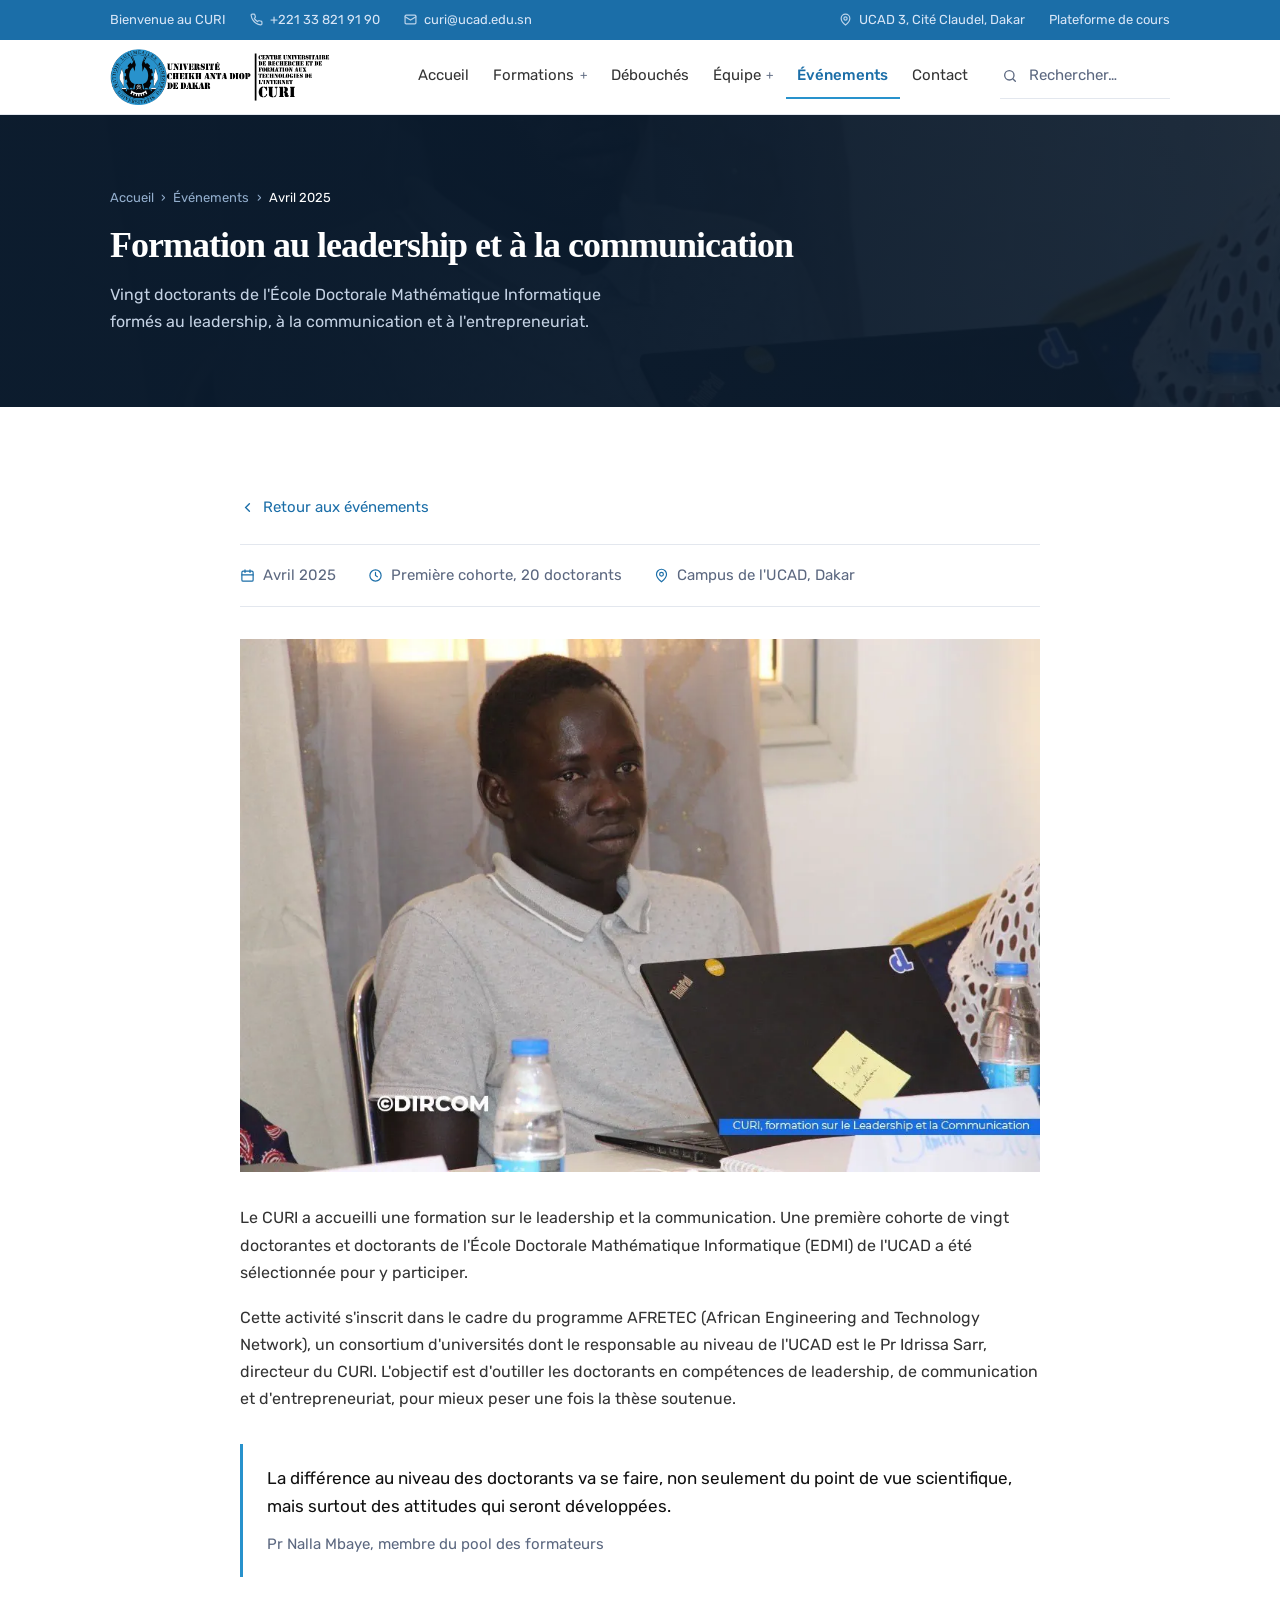
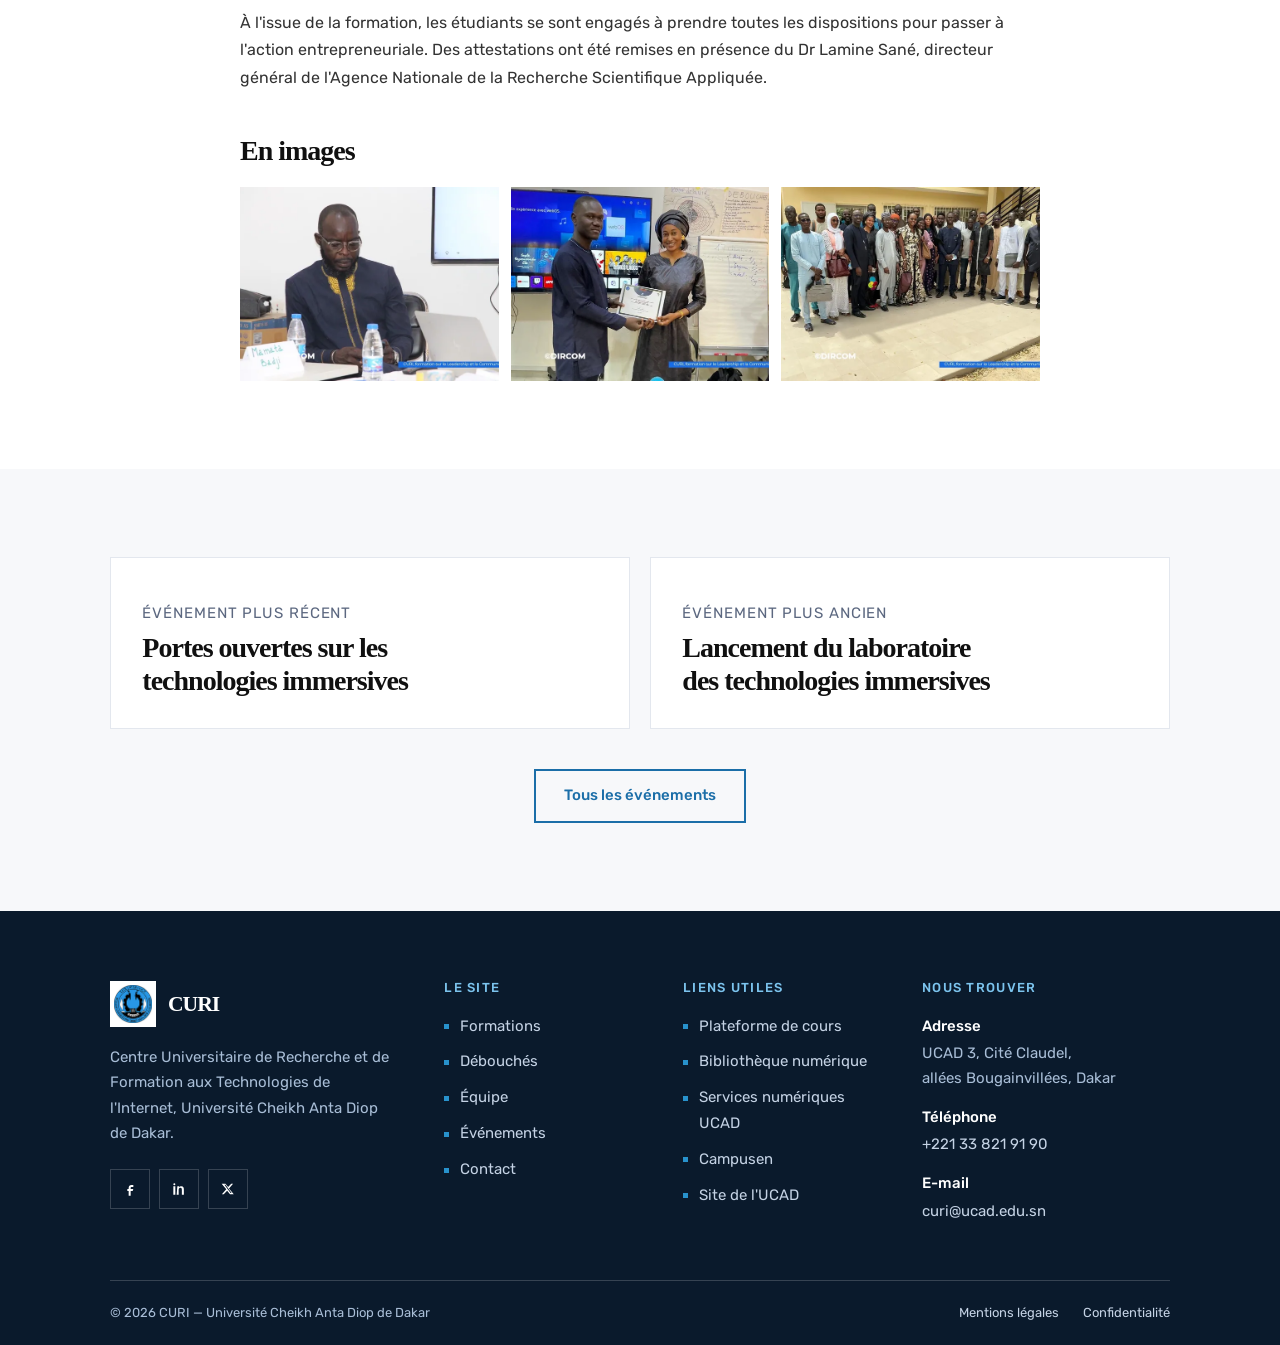
<file: evenement-leadership-2025.html>
<!DOCTYPE html>
<html lang="fr">
<head>
<meta charset="utf-8">
<meta name="viewport" content="width=device-width, initial-scale=1">
<script>document.documentElement.classList.add('js');</script>
<title>Formation au leadership et à la communication — CURI | UCAD Dakar</title>
<meta name="description" content="Vingt doctorants de l'École Doctorale Mathématique Informatique formés au leadership, à la communication et à l'entrepreneuriat.">
<link rel="canonical" href="https://mmouctar34.github.io/CURI/evenement-leadership-2025.html">
<meta property="og:title" content="Formation au leadership et à la communication — CURI | UCAD Dakar">
<meta property="og:description" content="Vingt doctorants de l'École Doctorale Mathématique Informatique formés au leadership, à la communication et à l'entrepreneuriat.">
<meta property="og:image" content="images/web/leadership-1-1200.webp">
<meta name="theme-color" content="#0f2440">
<link rel="icon" href="images/web/favicon-curi-64.png" type="image/png" sizes="64x64">
<link rel="icon" href="images/web/favicon-curi-192.png" type="image/png" sizes="192x192">
<link rel="apple-touch-icon" href="images/web/favicon-curi-192.png">
<link rel="preconnect" href="https://fonts.googleapis.com">
<link rel="preconnect" href="https://fonts.gstatic.com" crossorigin>
<link rel="stylesheet" href="https://fonts.googleapis.com/css2?family=Rubik:wght@300;400;500;600&display=swap">
<link rel="stylesheet" href="css/style.css">
</head>
<body>

<a class="saut-contenu" href="#contenu">Aller au contenu</a>

<!-- ======================= BARRE DU HAUT ======================= -->
<div class="barre-haut">
  <div class="enveloppe barre-haut__interieur">
    <div class="barre-haut__gauche">
      <span>Bienvenue au CURI</span>
      <a href="tel:+221338219190">
        <svg width="13" height="13" viewBox="0 0 24 24" fill="none" stroke="currentColor" stroke-width="2.2" stroke-linecap="round" aria-hidden="true"><path d="M22 16.9v3a2 2 0 0 1-2.2 2 19.8 19.8 0 0 1-8.6-3.1 19.5 19.5 0 0 1-6-6A19.8 19.8 0 0 1 2.1 4.2 2 2 0 0 1 4.1 2h3a2 2 0 0 1 2 1.7c.1 1 .4 1.9.7 2.8a2 2 0 0 1-.5 2.1L8.1 9.9a16 16 0 0 0 6 6l1.3-1.3a2 2 0 0 1 2.1-.4c.9.3 1.8.6 2.8.7a2 2 0 0 1 1.7 2Z"/></svg>
        +221 33 821 91 90
      </a>
      <a href="mailto:curi@ucad.edu.sn">
        <svg width="13" height="13" viewBox="0 0 24 24" fill="none" stroke="currentColor" stroke-width="2.2" stroke-linecap="round" aria-hidden="true"><rect x="2" y="4" width="20" height="16" rx="2"/><path d="m2 7 10 6 10-6"/></svg>
        curi@ucad.edu.sn
      </a>
    </div>
    <div class="barre-haut__droite">
      <span>
        <svg width="13" height="13" viewBox="0 0 24 24" fill="none" stroke="currentColor" stroke-width="2.2" stroke-linecap="round" aria-hidden="true"><path d="M20 10c0 6-8 12-8 12S4 16 4 10a8 8 0 0 1 16 0Z"/><circle cx="12" cy="10" r="3"/></svg>
        UCAD 3, Cité Claudel, Dakar
      </span>
      <a href="https://fad.curi.ucad.sn" target="_blank" rel="noopener">Plateforme de cours</a>
    </div>
  </div>
</div>

<!-- ======================= EN-TÊTE ======================= -->
<header class="entete">
  <div class="enveloppe entete__interieur">

    <a class="marque" href="index.html">
      <img src="images/web/logo-ucad-curi.png" alt="Université Cheikh Anta Diop de Dakar — CURI, Centre Universitaire de Recherche et de Formation aux Technologies de l'Internet" width="800" height="200">
    </a>

    <nav class="nav-principale" aria-label="Navigation principale">
      <ul>
        <li><a href="index.html">Accueil</a></li>
        <li class="a-sous-menu">
          <a href="formation.html">Formations</a>
          <ul class="sous-menu">
            <li><a href="formation.html#types">Initiale, continue, certifiante</a></li>
            <li><a href="formation.html#developpement">Développement web et mobile</a></li>
            <li><a href="formation.html#multimedia">Technologie web et multimédia</a></li>
            <li><a href="formation.html#ecommerce">E-commerce et marketing digital</a></li>
            <li><a href="formation.html#candidater">Candidater</a></li>
          </ul>
        </li>
        <li><a href="debouches.html">Débouchés</a></li>
        <li class="a-sous-menu">
          <a href="equipe.html">Équipe</a>
          <ul class="sous-menu">
            <li><a href="equipe.html">Direction et enseignants</a></li>
            <li><a href="equipe.html#poles">Les pôles</a></li>
            <li><a href="index.html#missions">NIC Sénégal et le .sn</a></li>
          </ul>
        </li>
        <li><a href="evenements.html" aria-current="page">Événements</a></li>
        <li><a href="contact.html">Contact</a></li>
      </ul>
    </nav>

    <div class="recherche">
      <div class="recherche__champ">
        <svg width="16" height="16" viewBox="0 0 24 24" fill="none" stroke="currentColor" stroke-width="2" stroke-linecap="round" aria-hidden="true"><circle cx="11" cy="11" r="7"/><path d="m20 20-3.5-3.5"/></svg>
        <label class="lecture-seule" for="recherche-bureau">Rechercher sur le site</label>
        <input type="search" id="recherche-bureau" placeholder="Rechercher…" autocomplete="off" role="combobox" aria-expanded="false" aria-controls="resultats-bureau">
        <button type="button" class="recherche__vider" aria-label="Effacer la recherche">✕</button>
      </div>
      <div class="recherche__panneau" id="resultats-bureau" role="listbox" aria-label="Résultats de recherche"></div>
    </div>

    <button type="button" class="bascule-menu" aria-expanded="false" aria-controls="tiroir-menu" aria-label="Ouvrir le menu">
      <span></span><span></span><span></span>
    </button>

  </div>
</header>

<!-- ======================= MENU MOBILE ======================= -->
<div class="tiroir" id="tiroir-menu">
  <div class="tiroir__recherche">
    <svg width="16" height="16" viewBox="0 0 24 24" fill="none" stroke="currentColor" stroke-width="2" stroke-linecap="round" aria-hidden="true"><circle cx="11" cy="11" r="7"/><path d="m20 20-3.5-3.5"/></svg>
    <label class="lecture-seule" for="recherche-mobile">Rechercher sur le site</label>
    <input type="search" id="recherche-mobile" placeholder="Rechercher sur le site…" autocomplete="off">
  </div>
  <div class="recherche__panneau tiroir__panneau" style="position:static;opacity:1;transform:none;pointer-events:auto;box-shadow:none;border:0;padding:0;max-height:none"></div>

  <nav aria-label="Navigation mobile">
    <ul>
      <li><a href="index.html">Accueil <svg width="17" height="17" viewBox="0 0 24 24" fill="none" stroke="currentColor" stroke-width="2" aria-hidden="true"><path d="m9 18 6-6-6-6"/></svg></a></li>
      <li><a href="formation.html">Formations <svg width="17" height="17" viewBox="0 0 24 24" fill="none" stroke="currentColor" stroke-width="2" aria-hidden="true"><path d="m9 18 6-6-6-6"/></svg></a></li>
      <li><a href="debouches.html">Débouchés <svg width="17" height="17" viewBox="0 0 24 24" fill="none" stroke="currentColor" stroke-width="2" aria-hidden="true"><path d="m9 18 6-6-6-6"/></svg></a></li>
      <li><a href="equipe.html">Équipe <svg width="17" height="17" viewBox="0 0 24 24" fill="none" stroke="currentColor" stroke-width="2" aria-hidden="true"><path d="m9 18 6-6-6-6"/></svg></a></li>
      <li><a href="evenements.html" aria-current="page">Événements <svg width="17" height="17" viewBox="0 0 24 24" fill="none" stroke="currentColor" stroke-width="2" aria-hidden="true"><path d="m9 18 6-6-6-6"/></svg></a></li>
      <li><a href="contact.html">Contact <svg width="17" height="17" viewBox="0 0 24 24" fill="none" stroke="currentColor" stroke-width="2" aria-hidden="true"><path d="m9 18 6-6-6-6"/></svg></a></li>
    </ul>
  </nav>

  <div class="tiroir__pied">
    <a class="bouton bouton--bleu" href="https://fad.curi.ucad.sn" target="_blank" rel="noopener">Plateforme de cours</a>
  </div>

  <div class="tiroir__contact">
    <a href="tel:+221338219190">+221 33 821 91 90</a>
    <a href="mailto:curi@ucad.edu.sn">curi@ucad.edu.sn</a>
    <span>UCAD 3, Cité Claudel, allées Bougainvillées, Dakar</span>
  </div>
</div>

<main id="contenu">

  <section class="bandeau">
    <div class="bandeau__fond">
      <img src="images/web/leadership-1-1200.webp" alt="" width="1080" height="720">
    </div>
    <div class="bandeau__voile"></div>
    <div class="enveloppe bandeau__interieur">
      <nav class="ariane" aria-label="Fil d'Ariane">
        <ol>
          <li><a href="index.html">Accueil</a></li>
          <li aria-hidden="true">›</li>
          <li><a href="evenements.html">Événements</a></li>
          <li aria-hidden="true">›</li>
          <li aria-current="page">Avril 2025</li>
        </ol>
      </nav>
      <h1>Formation au leadership et à la communication</h1>
      <p class="bandeau__texte">Vingt doctorants de l'École Doctorale Mathématique Informatique formés au leadership, à la communication et à l'entrepreneuriat.</p>
    </div>
  </section>

  <section class="section">
    <div class="enveloppe">
      <article class="article apparait">
        <a class="retour" href="evenements.html">
          <svg width="15" height="15" viewBox="0 0 24 24" fill="none" stroke="currentColor" stroke-width="2.2" stroke-linecap="round" aria-hidden="true"><path d="m15 18-6-6 6-6"/></svg>
          Retour aux événements
        </a>

        <div class="article__meta">
          <span><svg width="15" height="15" viewBox="0 0 24 24" fill="none" stroke="currentColor" stroke-width="1.9" stroke-linecap="round" aria-hidden="true"><rect x="3" y="5" width="18" height="16" rx="2"/><path d="M8 3v4"/><path d="M16 3v4"/><path d="M3 11h18"/></svg> Avril 2025</span>
          <span><svg width="15" height="15" viewBox="0 0 24 24" fill="none" stroke="currentColor" stroke-width="1.9" stroke-linecap="round" aria-hidden="true"><circle cx="12" cy="12" r="9"/><path d="M12 7v5l3 2"/></svg> Première cohorte, 20 doctorants</span>
          <span><svg width="15" height="15" viewBox="0 0 24 24" fill="none" stroke="currentColor" stroke-width="1.9" stroke-linecap="round" aria-hidden="true"><path d="M20 10c0 6-8 12-8 12S4 16 4 10a8 8 0 0 1 16 0Z"/><circle cx="12" cy="10" r="3"/></svg> Campus de l'UCAD, Dakar</span>
        </div>

        <figure style="margin-bottom:2rem">
          <img src="images/web/leadership-1-1200.webp" srcset="images/web/leadership-1-700.webp 700w, images/web/leadership-1-1200.webp 1080w" sizes="(min-width: 52rem) 50rem, 100vw" alt="Participants à la formation au leadership organisée par le centre" width="1080" height="720">
        </figure>

        <div class="prose">
        <p>
          Le CURI a accueilli une formation sur le leadership et la
          communication. Une première cohorte de vingt doctorantes et doctorants
          de l'École Doctorale Mathématique Informatique (EDMI) de l'UCAD a été
          sélectionnée pour y participer.
        </p>
        <p>
          Cette activité s'inscrit dans le cadre du programme AFRETEC (African
          Engineering and Technology Network), un consortium d'universités dont le
          responsable au niveau de l'UCAD est le Pr Idrissa Sarr, directeur du
          CURI. L'objectif est d'outiller les doctorants en compétences de
          leadership, de communication et d'entrepreneuriat, pour mieux peser une
          fois la thèse soutenue.
        </p>
        <blockquote>
          La différence au niveau des doctorants va se faire, non seulement du
          point de vue scientifique, mais surtout des attitudes qui seront
          développées.
          <cite>Pr Nalla Mbaye, membre du pool des formateurs</cite>
        </blockquote>
        <p>
          À l'issue de la formation, les étudiants se sont engagés à prendre
          toutes les dispositions pour passer à l'action entrepreneuriale. Des
          attestations ont été remises en présence du Dr Lamine Sané, directeur
          général de l'Agence Nationale de la Recherche Scientifique Appliquée.
        </p>
        </div>

      <h2>En images</h2>
      <div class="galerie" style="margin-top:1.25rem">
        <button type="button" class="galerie__element" data-categorie="tout">
          <img src="images/web/leadership-2-700.webp" data-grand="images/web/leadership-2-1200.webp" alt="Séance de travail pendant la formation" width="700" height="467" loading="lazy">
        </button>
        <button type="button" class="galerie__element" data-categorie="tout">
          <img src="images/web/remise-700.webp" data-grand="images/web/remise-1200.webp" alt="Remise d'une attestation à une participante" width="700" height="467" loading="lazy">
        </button>
        <button type="button" class="galerie__element" data-categorie="tout">
          <img src="images/web/promotion-700.webp" data-grand="images/web/promotion-1200.webp" alt="Photo de groupe de la cohorte" width="700" height="467" loading="lazy">
        </button>
      </div>
      </article>
    </div>
  </section>

  <section class="section section--gris">
    <div class="enveloppe">
      <div class="cartes">
        <a class="carte" href="evenement-colab-2025.html" style="text-decoration:none;display:block">
          <p class="evenement__date">Événement plus récent</p>
          <h3 style="margin-top:.4rem;font-size:var(--t-sous)">Portes ouvertes sur les technologies immersives</h3>
        </a>
        <a class="carte" href="evenement-laboratoire-2024.html" style="text-decoration:none;display:block">
          <p class="evenement__date">Événement plus ancien</p>
          <h3 style="margin-top:.4rem;font-size:var(--t-sous)">Lancement du laboratoire des technologies immersives</h3>
        </a>
      </div>
      <div class="actions-centre">
        <a class="bouton bouton--contour" href="evenements.html">Tous les événements</a>
      </div>
    </div>
  </section>

</main>

<!-- ======================= VISIONNEUSE ======================= -->
<div class="visionneuse" aria-hidden="true" role="dialog" aria-modal="true" aria-label="Image agrandie">
  <button type="button" class="visionneuse__fermer" aria-label="Fermer">
    <svg width="20" height="20" viewBox="0 0 24 24" fill="none" stroke="currentColor" stroke-width="2.2" stroke-linecap="round" aria-hidden="true"><path d="m6 6 12 12"/><path d="m18 6-12 12"/></svg>
  </button>
  <button type="button" class="visionneuse__precedent" aria-label="Image précédente">
    <svg width="20" height="20" viewBox="0 0 24 24" fill="none" stroke="currentColor" stroke-width="2.2" stroke-linecap="round" aria-hidden="true"><path d="m15 18-6-6 6-6"/></svg>
  </button>
  <button type="button" class="visionneuse__suivant" aria-label="Image suivante">
    <svg width="20" height="20" viewBox="0 0 24 24" fill="none" stroke="currentColor" stroke-width="2.2" stroke-linecap="round" aria-hidden="true"><path d="m9 18 6-6-6-6"/></svg>
  </button>
  <figure style="margin:0;text-align:center">
    <img src="[data-uri]" alt="">
    <figcaption class="visionneuse__legende"></figcaption>
  </figure>
</div>

<footer class="pied">
  <div class="enveloppe">
    <div class="pied__grille">

      <div>
        <a class="pied__marque" href="index.html">
          <img src="images/web/logo-curi.png" alt="" width="46" height="46">
          <span>CURI</span>
        </a>
        <p class="pied__intro">
          Centre Universitaire de Recherche et de Formation aux Technologies de
          l'Internet, Université Cheikh Anta Diop de Dakar.
        </p>
        <div class="pied__reseaux">
          <a href="https://www.facebook.com/profile.php?id=100075163244894" target="_blank" rel="noopener" aria-label="Le CURI sur Facebook">
            <svg width="16" height="16" viewBox="0 0 24 24" fill="currentColor" aria-hidden="true"><path d="M14 9h3V6h-3c-2.2 0-4 1.8-4 4v2H8v3h2v7h3v-7h3l1-3h-4v-2c0-.6.4-1 1-1Z"/></svg>
          </a>
          <a href="https://www.linkedin.com/company/curi-ucad-s%C3%A9n%C3%A9gal/" target="_blank" rel="noopener" aria-label="Le CURI sur LinkedIn">
            <svg width="16" height="16" viewBox="0 0 24 24" fill="currentColor" aria-hidden="true"><path d="M5 3.5A1.5 1.5 0 1 1 5 6.5a1.5 1.5 0 0 1 0-3ZM3.5 8h3v12.5h-3Zm6 0h2.9v1.7h.1c.4-.8 1.4-1.7 3-1.7 3.2 0 3.8 2.1 3.8 4.8v7.7h-3v-6.8c0-1.6 0-3.7-2.2-3.7s-2.6 1.8-2.6 3.6v6.9h-3Z"/></svg>
          </a>
          <a href="https://x.com/CURISENEGAL" target="_blank" rel="noopener" aria-label="Le CURI sur X">
            <svg width="14" height="14" viewBox="0 0 24 24" fill="currentColor" aria-hidden="true"><path d="M17.5 3h3.2l-7 8 8.2 10h-6.4l-5-6.1L4.7 21H1.5l7.5-8.6L1.1 3h6.6l4.5 5.6Zm-1.1 16h1.8L7.7 4.8H5.8Z"/></svg>
          </a>
        </div>
      </div>

      <nav aria-labelledby="pied-site">
        <h2 id="pied-site">Le site</h2>
        <ul>
          <li><a href="formation.html">Formations</a></li>
          <li><a href="debouches.html">Débouchés</a></li>
          <li><a href="equipe.html">Équipe</a></li>
          <li><a href="evenements.html">Événements</a></li>
          <li><a href="contact.html">Contact</a></li>
        </ul>
      </nav>

      <nav aria-labelledby="pied-liens">
        <h2 id="pied-liens">Liens utiles</h2>
        <ul>
          <li><a href="https://fad.curi.ucad.sn" target="_blank" rel="noopener">Plateforme de cours</a></li>
          <li><a href="http://bibnum.ucad.sn/" target="_blank" rel="noopener">Bibliothèque numérique</a></li>
          <li><a href="https://pie.ucad.sn/" target="_blank" rel="noopener">Services numériques UCAD</a></li>
          <li><a href="https://www.campusen.sn" target="_blank" rel="noopener">Campusen</a></li>
          <li><a href="https://www.ucad.sn" target="_blank" rel="noopener">Site de l'UCAD</a></li>
        </ul>
      </nav>

      <div>
        <h2 id="pied-contact">Nous trouver</h2>
        <div class="pied__contact" aria-labelledby="pied-contact">
          <div>
            <strong>Adresse</strong>
            <span>UCAD 3, Cité Claudel,<br>allées Bougainvillées, Dakar</span>
          </div>
          <div>
            <strong>Téléphone</strong>
            <a href="tel:+221338219190">+221 33 821 91 90</a>
          </div>
          <div>
            <strong>E-mail</strong>
            <a href="mailto:curi@ucad.edu.sn">curi@ucad.edu.sn</a>
          </div>
        </div>
      </div>

    </div>

    <div class="pied__bas">
      <span>© <span data-annee>2026</span> CURI — Université Cheikh Anta Diop de Dakar</span>
      <ul>
        <li><a href="contact.html">Mentions légales</a></li>
        <li><a href="contact.html">Confidentialité</a></li>
      </ul>
    </div>
  </div>
</footer>

<script src="js/script.js"></script>
</body>
</html>
</file>
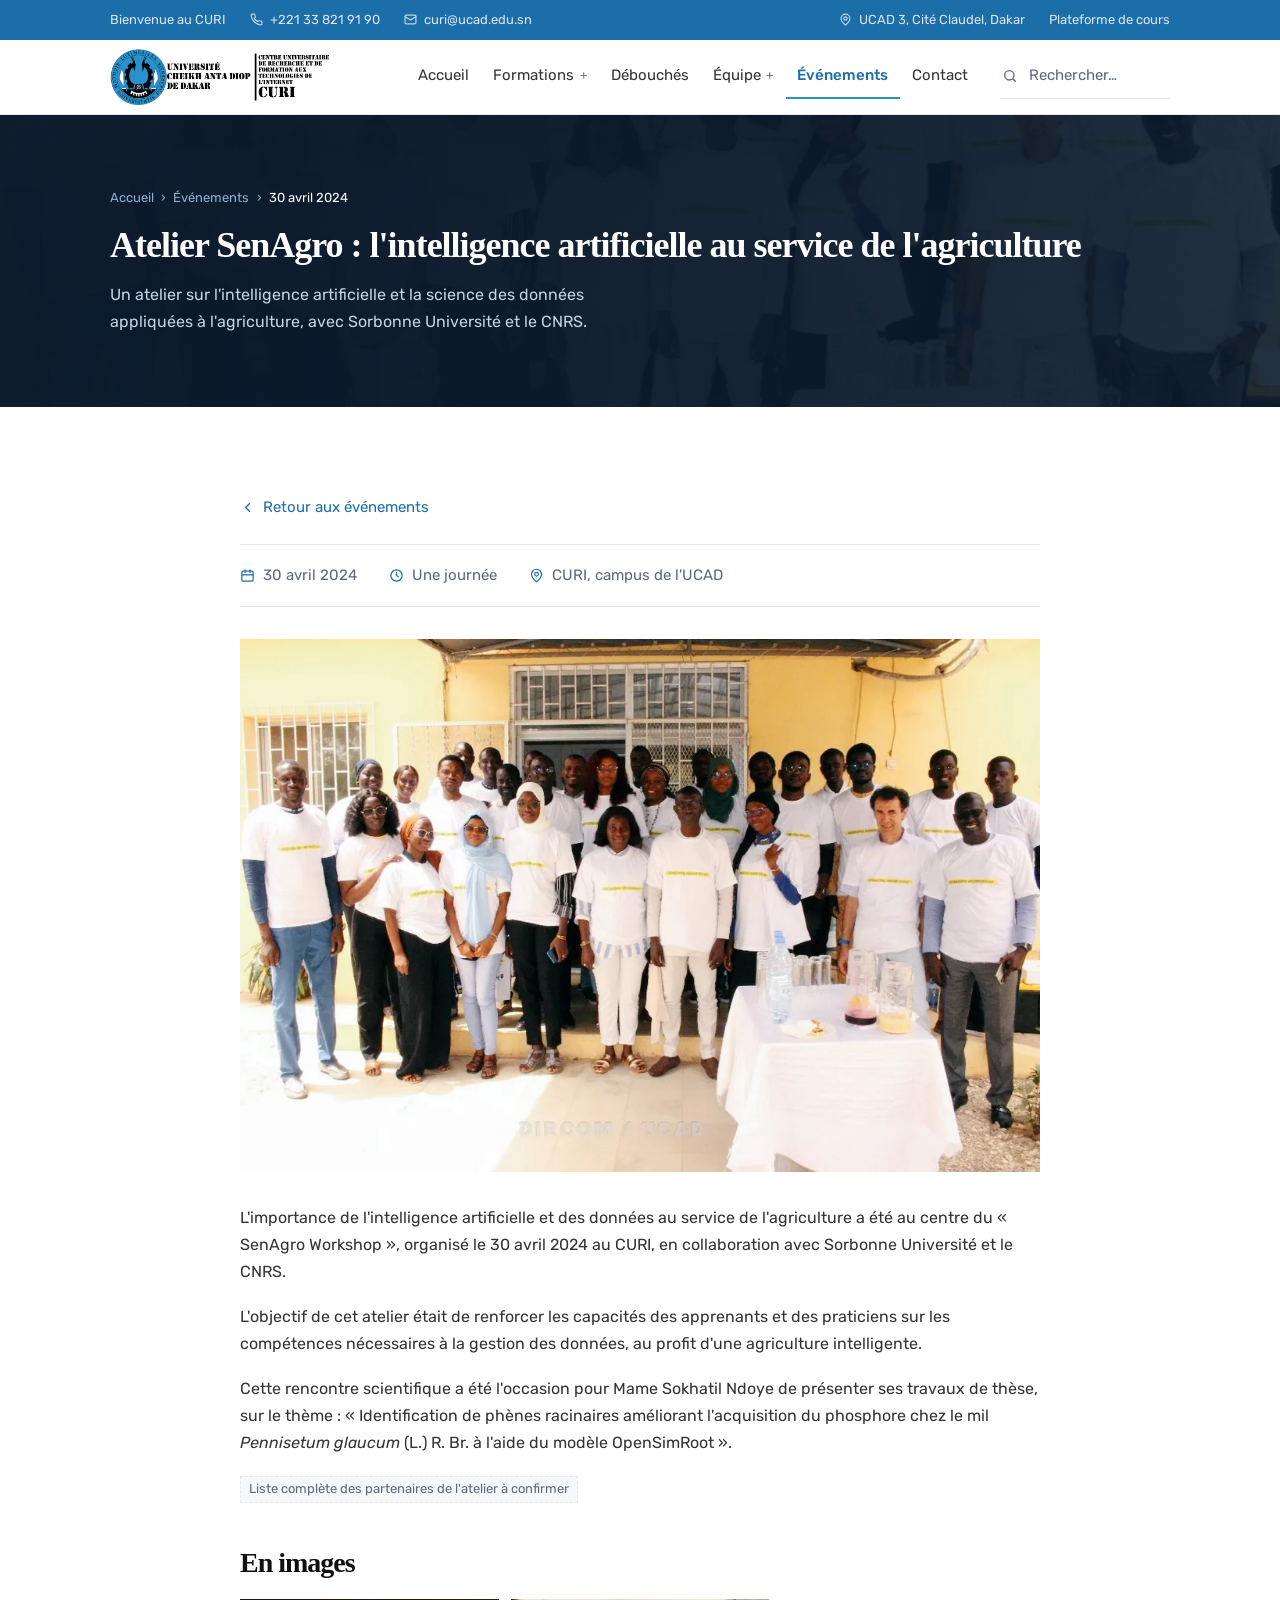
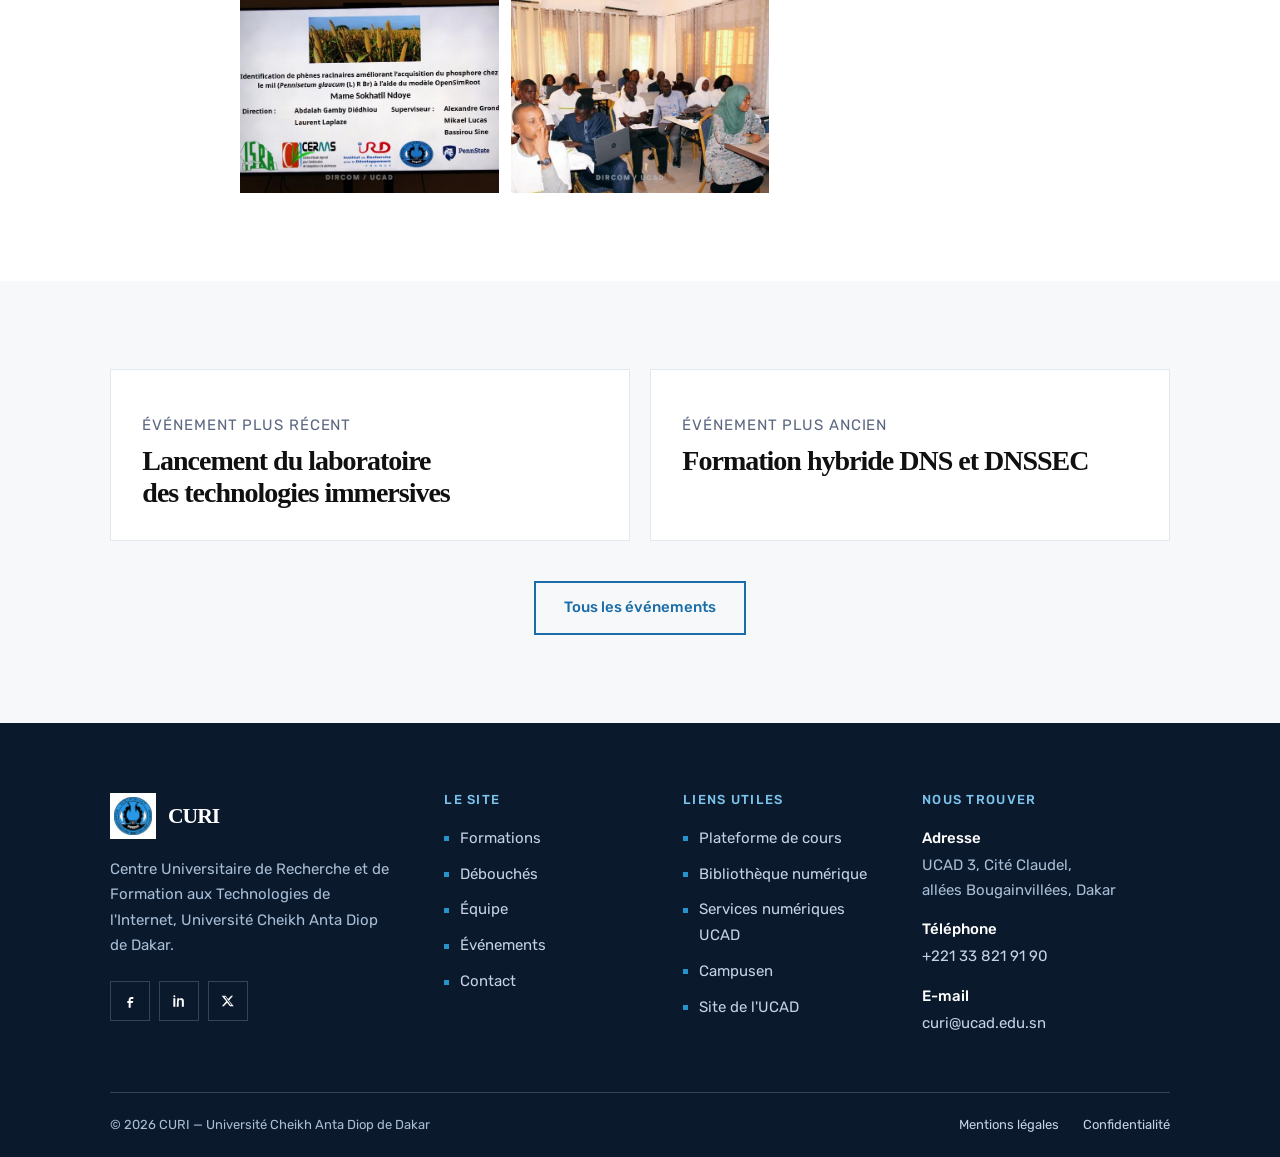
<file: evenement-senagro-2024.html>
<!DOCTYPE html>
<html lang="fr">
<head>
<meta charset="utf-8">
<meta name="viewport" content="width=device-width, initial-scale=1">
<script>document.documentElement.classList.add('js');</script>
<title>Atelier SenAgro : l'intelligence artificielle au service de l'agriculture — CURI | UCAD Dakar</title>
<meta name="description" content="Un atelier sur l'intelligence artificielle et la science des données appliquées à l'agriculture, avec Sorbonne Université et le CNRS.">
<link rel="canonical" href="https://mmouctar34.github.io/CURI/evenement-senagro-2024.html">
<meta property="og:title" content="Atelier SenAgro : l'intelligence artificielle au service de l'agriculture — CURI | UCAD Dakar">
<meta property="og:description" content="Un atelier sur l'intelligence artificielle et la science des données appliquées à l'agriculture, avec Sorbonne Université et le CNRS.">
<meta property="og:image" content="images/web/senagro-2-1200.webp">
<meta name="theme-color" content="#0f2440">
<link rel="icon" href="images/web/favicon-curi-64.png" type="image/png" sizes="64x64">
<link rel="icon" href="images/web/favicon-curi-192.png" type="image/png" sizes="192x192">
<link rel="apple-touch-icon" href="images/web/favicon-curi-192.png">
<link rel="preconnect" href="https://fonts.googleapis.com">
<link rel="preconnect" href="https://fonts.gstatic.com" crossorigin>
<link rel="stylesheet" href="https://fonts.googleapis.com/css2?family=Rubik:wght@300;400;500;600&display=swap">
<link rel="stylesheet" href="css/style.css">
</head>
<body>

<a class="saut-contenu" href="#contenu">Aller au contenu</a>

<!-- ======================= BARRE DU HAUT ======================= -->
<div class="barre-haut">
  <div class="enveloppe barre-haut__interieur">
    <div class="barre-haut__gauche">
      <span>Bienvenue au CURI</span>
      <a href="tel:+221338219190">
        <svg width="13" height="13" viewBox="0 0 24 24" fill="none" stroke="currentColor" stroke-width="2.2" stroke-linecap="round" aria-hidden="true"><path d="M22 16.9v3a2 2 0 0 1-2.2 2 19.8 19.8 0 0 1-8.6-3.1 19.5 19.5 0 0 1-6-6A19.8 19.8 0 0 1 2.1 4.2 2 2 0 0 1 4.1 2h3a2 2 0 0 1 2 1.7c.1 1 .4 1.9.7 2.8a2 2 0 0 1-.5 2.1L8.1 9.9a16 16 0 0 0 6 6l1.3-1.3a2 2 0 0 1 2.1-.4c.9.3 1.8.6 2.8.7a2 2 0 0 1 1.7 2Z"/></svg>
        +221 33 821 91 90
      </a>
      <a href="mailto:curi@ucad.edu.sn">
        <svg width="13" height="13" viewBox="0 0 24 24" fill="none" stroke="currentColor" stroke-width="2.2" stroke-linecap="round" aria-hidden="true"><rect x="2" y="4" width="20" height="16" rx="2"/><path d="m2 7 10 6 10-6"/></svg>
        curi@ucad.edu.sn
      </a>
    </div>
    <div class="barre-haut__droite">
      <span>
        <svg width="13" height="13" viewBox="0 0 24 24" fill="none" stroke="currentColor" stroke-width="2.2" stroke-linecap="round" aria-hidden="true"><path d="M20 10c0 6-8 12-8 12S4 16 4 10a8 8 0 0 1 16 0Z"/><circle cx="12" cy="10" r="3"/></svg>
        UCAD 3, Cité Claudel, Dakar
      </span>
      <a href="https://fad.curi.ucad.sn" target="_blank" rel="noopener">Plateforme de cours</a>
    </div>
  </div>
</div>

<!-- ======================= EN-TÊTE ======================= -->
<header class="entete">
  <div class="enveloppe entete__interieur">

    <a class="marque" href="index.html">
      <img src="images/web/logo-ucad-curi.png" alt="Université Cheikh Anta Diop de Dakar — CURI, Centre Universitaire de Recherche et de Formation aux Technologies de l'Internet" width="800" height="200">
    </a>

    <nav class="nav-principale" aria-label="Navigation principale">
      <ul>
        <li><a href="index.html">Accueil</a></li>
        <li class="a-sous-menu">
          <a href="formation.html">Formations</a>
          <ul class="sous-menu">
            <li><a href="formation.html#types">Initiale, continue, certifiante</a></li>
            <li><a href="formation.html#developpement">Développement web et mobile</a></li>
            <li><a href="formation.html#multimedia">Technologie web et multimédia</a></li>
            <li><a href="formation.html#ecommerce">E-commerce et marketing digital</a></li>
            <li><a href="formation.html#candidater">Candidater</a></li>
          </ul>
        </li>
        <li><a href="debouches.html">Débouchés</a></li>
        <li class="a-sous-menu">
          <a href="equipe.html">Équipe</a>
          <ul class="sous-menu">
            <li><a href="equipe.html">Direction et enseignants</a></li>
            <li><a href="equipe.html#poles">Les pôles</a></li>
            <li><a href="index.html#missions">NIC Sénégal et le .sn</a></li>
          </ul>
        </li>
        <li><a href="evenements.html" aria-current="page">Événements</a></li>
        <li><a href="contact.html">Contact</a></li>
      </ul>
    </nav>

    <div class="recherche">
      <div class="recherche__champ">
        <svg width="16" height="16" viewBox="0 0 24 24" fill="none" stroke="currentColor" stroke-width="2" stroke-linecap="round" aria-hidden="true"><circle cx="11" cy="11" r="7"/><path d="m20 20-3.5-3.5"/></svg>
        <label class="lecture-seule" for="recherche-bureau">Rechercher sur le site</label>
        <input type="search" id="recherche-bureau" placeholder="Rechercher…" autocomplete="off" role="combobox" aria-expanded="false" aria-controls="resultats-bureau">
        <button type="button" class="recherche__vider" aria-label="Effacer la recherche">✕</button>
      </div>
      <div class="recherche__panneau" id="resultats-bureau" role="listbox" aria-label="Résultats de recherche"></div>
    </div>

    <button type="button" class="bascule-menu" aria-expanded="false" aria-controls="tiroir-menu" aria-label="Ouvrir le menu">
      <span></span><span></span><span></span>
    </button>

  </div>
</header>

<!-- ======================= MENU MOBILE ======================= -->
<div class="tiroir" id="tiroir-menu">
  <div class="tiroir__recherche">
    <svg width="16" height="16" viewBox="0 0 24 24" fill="none" stroke="currentColor" stroke-width="2" stroke-linecap="round" aria-hidden="true"><circle cx="11" cy="11" r="7"/><path d="m20 20-3.5-3.5"/></svg>
    <label class="lecture-seule" for="recherche-mobile">Rechercher sur le site</label>
    <input type="search" id="recherche-mobile" placeholder="Rechercher sur le site…" autocomplete="off">
  </div>
  <div class="recherche__panneau tiroir__panneau" style="position:static;opacity:1;transform:none;pointer-events:auto;box-shadow:none;border:0;padding:0;max-height:none"></div>

  <nav aria-label="Navigation mobile">
    <ul>
      <li><a href="index.html">Accueil <svg width="17" height="17" viewBox="0 0 24 24" fill="none" stroke="currentColor" stroke-width="2" aria-hidden="true"><path d="m9 18 6-6-6-6"/></svg></a></li>
      <li><a href="formation.html">Formations <svg width="17" height="17" viewBox="0 0 24 24" fill="none" stroke="currentColor" stroke-width="2" aria-hidden="true"><path d="m9 18 6-6-6-6"/></svg></a></li>
      <li><a href="debouches.html">Débouchés <svg width="17" height="17" viewBox="0 0 24 24" fill="none" stroke="currentColor" stroke-width="2" aria-hidden="true"><path d="m9 18 6-6-6-6"/></svg></a></li>
      <li><a href="equipe.html">Équipe <svg width="17" height="17" viewBox="0 0 24 24" fill="none" stroke="currentColor" stroke-width="2" aria-hidden="true"><path d="m9 18 6-6-6-6"/></svg></a></li>
      <li><a href="evenements.html" aria-current="page">Événements <svg width="17" height="17" viewBox="0 0 24 24" fill="none" stroke="currentColor" stroke-width="2" aria-hidden="true"><path d="m9 18 6-6-6-6"/></svg></a></li>
      <li><a href="contact.html">Contact <svg width="17" height="17" viewBox="0 0 24 24" fill="none" stroke="currentColor" stroke-width="2" aria-hidden="true"><path d="m9 18 6-6-6-6"/></svg></a></li>
    </ul>
  </nav>

  <div class="tiroir__pied">
    <a class="bouton bouton--bleu" href="https://fad.curi.ucad.sn" target="_blank" rel="noopener">Plateforme de cours</a>
  </div>

  <div class="tiroir__contact">
    <a href="tel:+221338219190">+221 33 821 91 90</a>
    <a href="mailto:curi@ucad.edu.sn">curi@ucad.edu.sn</a>
    <span>UCAD 3, Cité Claudel, allées Bougainvillées, Dakar</span>
  </div>
</div>

<main id="contenu">

  <section class="bandeau">
    <div class="bandeau__fond">
      <img src="images/web/senagro-2-1200.webp" alt="" width="1024" height="682">
    </div>
    <div class="bandeau__voile"></div>
    <div class="enveloppe bandeau__interieur">
      <nav class="ariane" aria-label="Fil d'Ariane">
        <ol>
          <li><a href="index.html">Accueil</a></li>
          <li aria-hidden="true">›</li>
          <li><a href="evenements.html">Événements</a></li>
          <li aria-hidden="true">›</li>
          <li aria-current="page">30 avril 2024</li>
        </ol>
      </nav>
      <h1>Atelier SenAgro : l'intelligence artificielle au service de l'agriculture</h1>
      <p class="bandeau__texte">Un atelier sur l'intelligence artificielle et la science des données appliquées à l'agriculture, avec Sorbonne Université et le CNRS.</p>
    </div>
  </section>

  <section class="section">
    <div class="enveloppe">
      <article class="article apparait">
        <a class="retour" href="evenements.html">
          <svg width="15" height="15" viewBox="0 0 24 24" fill="none" stroke="currentColor" stroke-width="2.2" stroke-linecap="round" aria-hidden="true"><path d="m15 18-6-6 6-6"/></svg>
          Retour aux événements
        </a>

        <div class="article__meta">
          <span><svg width="15" height="15" viewBox="0 0 24 24" fill="none" stroke="currentColor" stroke-width="1.9" stroke-linecap="round" aria-hidden="true"><rect x="3" y="5" width="18" height="16" rx="2"/><path d="M8 3v4"/><path d="M16 3v4"/><path d="M3 11h18"/></svg> 30 avril 2024</span>
          <span><svg width="15" height="15" viewBox="0 0 24 24" fill="none" stroke="currentColor" stroke-width="1.9" stroke-linecap="round" aria-hidden="true"><circle cx="12" cy="12" r="9"/><path d="M12 7v5l3 2"/></svg> Une journée</span>
          <span><svg width="15" height="15" viewBox="0 0 24 24" fill="none" stroke="currentColor" stroke-width="1.9" stroke-linecap="round" aria-hidden="true"><path d="M20 10c0 6-8 12-8 12S4 16 4 10a8 8 0 0 1 16 0Z"/><circle cx="12" cy="10" r="3"/></svg> CURI, campus de l'UCAD</span>
        </div>

        <figure style="margin-bottom:2rem">
          <img src="images/web/senagro-2-1200.webp" srcset="images/web/senagro-2-700.webp 700w, images/web/senagro-2-1200.webp 1024w" sizes="(min-width: 52rem) 50rem, 100vw" alt="Atelier SenAgro sur l'intelligence artificielle et l'agriculture" width="1024" height="682">
        </figure>

        <div class="prose">
        <p>
          L'importance de l'intelligence artificielle et des données au service de
          l'agriculture a été au centre du « SenAgro Workshop », organisé le
          30 avril 2024 au CURI, en collaboration avec Sorbonne Université et le
          CNRS.
        </p>
        <p>
          L'objectif de cet atelier était de renforcer les capacités des
          apprenants et des praticiens sur les compétences nécessaires à la
          gestion des données, au profit d'une agriculture intelligente.
        </p>
        <p>
          Cette rencontre scientifique a été l'occasion pour Mame Sokhatil Ndoye
          de présenter ses travaux de thèse, sur le thème :
          « Identification de phènes racinaires améliorant l'acquisition du
          phosphore chez le mil <i>Pennisetum glaucum</i> (L.) R. Br. à l'aide du
          modèle OpenSimRoot ».
        </p>
        <p>
          <span class="a-confirmer">Liste complète des partenaires de l'atelier à confirmer</span>
        </p>
        </div>

      <h2>En images</h2>
      <div class="galerie" style="margin-top:1.25rem">
        <button type="button" class="galerie__element" data-categorie="tout">
          <img src="images/web/senagro-1-700.webp" data-grand="images/web/senagro-1-1200.webp" alt="Présentation des travaux de thèse pendant l'atelier" width="700" height="467" loading="lazy">
        </button>
        <button type="button" class="galerie__element" data-categorie="tout">
          <img src="images/web/senagro-3-700.webp" data-grand="images/web/senagro-3-1200.webp" alt="Participants à l'atelier SenAgro" width="700" height="467" loading="lazy">
        </button>
      </div>
      </article>
    </div>
  </section>

  <section class="section section--gris">
    <div class="enveloppe">
      <div class="cartes">
        <a class="carte" href="evenement-laboratoire-2024.html" style="text-decoration:none;display:block">
          <p class="evenement__date">Événement plus récent</p>
          <h3 style="margin-top:.4rem;font-size:var(--t-sous)">Lancement du laboratoire des technologies immersives</h3>
        </a>
        <a class="carte" href="evenement-dnssec-2022.html" style="text-decoration:none;display:block">
          <p class="evenement__date">Événement plus ancien</p>
          <h3 style="margin-top:.4rem;font-size:var(--t-sous)">Formation hybride DNS et DNSSEC</h3>
        </a>
      </div>
      <div class="actions-centre">
        <a class="bouton bouton--contour" href="evenements.html">Tous les événements</a>
      </div>
    </div>
  </section>

</main>

<!-- ======================= VISIONNEUSE ======================= -->
<div class="visionneuse" aria-hidden="true" role="dialog" aria-modal="true" aria-label="Image agrandie">
  <button type="button" class="visionneuse__fermer" aria-label="Fermer">
    <svg width="20" height="20" viewBox="0 0 24 24" fill="none" stroke="currentColor" stroke-width="2.2" stroke-linecap="round" aria-hidden="true"><path d="m6 6 12 12"/><path d="m18 6-12 12"/></svg>
  </button>
  <button type="button" class="visionneuse__precedent" aria-label="Image précédente">
    <svg width="20" height="20" viewBox="0 0 24 24" fill="none" stroke="currentColor" stroke-width="2.2" stroke-linecap="round" aria-hidden="true"><path d="m15 18-6-6 6-6"/></svg>
  </button>
  <button type="button" class="visionneuse__suivant" aria-label="Image suivante">
    <svg width="20" height="20" viewBox="0 0 24 24" fill="none" stroke="currentColor" stroke-width="2.2" stroke-linecap="round" aria-hidden="true"><path d="m9 18 6-6-6-6"/></svg>
  </button>
  <figure style="margin:0;text-align:center">
    <img src="[data-uri]" alt="">
    <figcaption class="visionneuse__legende"></figcaption>
  </figure>
</div>

<footer class="pied">
  <div class="enveloppe">
    <div class="pied__grille">

      <div>
        <a class="pied__marque" href="index.html">
          <img src="images/web/logo-curi.png" alt="" width="46" height="46">
          <span>CURI</span>
        </a>
        <p class="pied__intro">
          Centre Universitaire de Recherche et de Formation aux Technologies de
          l'Internet, Université Cheikh Anta Diop de Dakar.
        </p>
        <div class="pied__reseaux">
          <a href="https://www.facebook.com/profile.php?id=100075163244894" target="_blank" rel="noopener" aria-label="Le CURI sur Facebook">
            <svg width="16" height="16" viewBox="0 0 24 24" fill="currentColor" aria-hidden="true"><path d="M14 9h3V6h-3c-2.2 0-4 1.8-4 4v2H8v3h2v7h3v-7h3l1-3h-4v-2c0-.6.4-1 1-1Z"/></svg>
          </a>
          <a href="https://www.linkedin.com/company/curi-ucad-s%C3%A9n%C3%A9gal/" target="_blank" rel="noopener" aria-label="Le CURI sur LinkedIn">
            <svg width="16" height="16" viewBox="0 0 24 24" fill="currentColor" aria-hidden="true"><path d="M5 3.5A1.5 1.5 0 1 1 5 6.5a1.5 1.5 0 0 1 0-3ZM3.5 8h3v12.5h-3Zm6 0h2.9v1.7h.1c.4-.8 1.4-1.7 3-1.7 3.2 0 3.8 2.1 3.8 4.8v7.7h-3v-6.8c0-1.6 0-3.7-2.2-3.7s-2.6 1.8-2.6 3.6v6.9h-3Z"/></svg>
          </a>
          <a href="https://x.com/CURISENEGAL" target="_blank" rel="noopener" aria-label="Le CURI sur X">
            <svg width="14" height="14" viewBox="0 0 24 24" fill="currentColor" aria-hidden="true"><path d="M17.5 3h3.2l-7 8 8.2 10h-6.4l-5-6.1L4.7 21H1.5l7.5-8.6L1.1 3h6.6l4.5 5.6Zm-1.1 16h1.8L7.7 4.8H5.8Z"/></svg>
          </a>
        </div>
      </div>

      <nav aria-labelledby="pied-site">
        <h2 id="pied-site">Le site</h2>
        <ul>
          <li><a href="formation.html">Formations</a></li>
          <li><a href="debouches.html">Débouchés</a></li>
          <li><a href="equipe.html">Équipe</a></li>
          <li><a href="evenements.html">Événements</a></li>
          <li><a href="contact.html">Contact</a></li>
        </ul>
      </nav>

      <nav aria-labelledby="pied-liens">
        <h2 id="pied-liens">Liens utiles</h2>
        <ul>
          <li><a href="https://fad.curi.ucad.sn" target="_blank" rel="noopener">Plateforme de cours</a></li>
          <li><a href="http://bibnum.ucad.sn/" target="_blank" rel="noopener">Bibliothèque numérique</a></li>
          <li><a href="https://pie.ucad.sn/" target="_blank" rel="noopener">Services numériques UCAD</a></li>
          <li><a href="https://www.campusen.sn" target="_blank" rel="noopener">Campusen</a></li>
          <li><a href="https://www.ucad.sn" target="_blank" rel="noopener">Site de l'UCAD</a></li>
        </ul>
      </nav>

      <div>
        <h2 id="pied-contact">Nous trouver</h2>
        <div class="pied__contact" aria-labelledby="pied-contact">
          <div>
            <strong>Adresse</strong>
            <span>UCAD 3, Cité Claudel,<br>allées Bougainvillées, Dakar</span>
          </div>
          <div>
            <strong>Téléphone</strong>
            <a href="tel:+221338219190">+221 33 821 91 90</a>
          </div>
          <div>
            <strong>E-mail</strong>
            <a href="mailto:curi@ucad.edu.sn">curi@ucad.edu.sn</a>
          </div>
        </div>
      </div>

    </div>

    <div class="pied__bas">
      <span>© <span data-annee>2026</span> CURI — Université Cheikh Anta Diop de Dakar</span>
      <ul>
        <li><a href="contact.html">Mentions légales</a></li>
        <li><a href="contact.html">Confidentialité</a></li>
      </ul>
    </div>
  </div>
</footer>

<script src="js/script.js"></script>
</body>
</html>
</file>
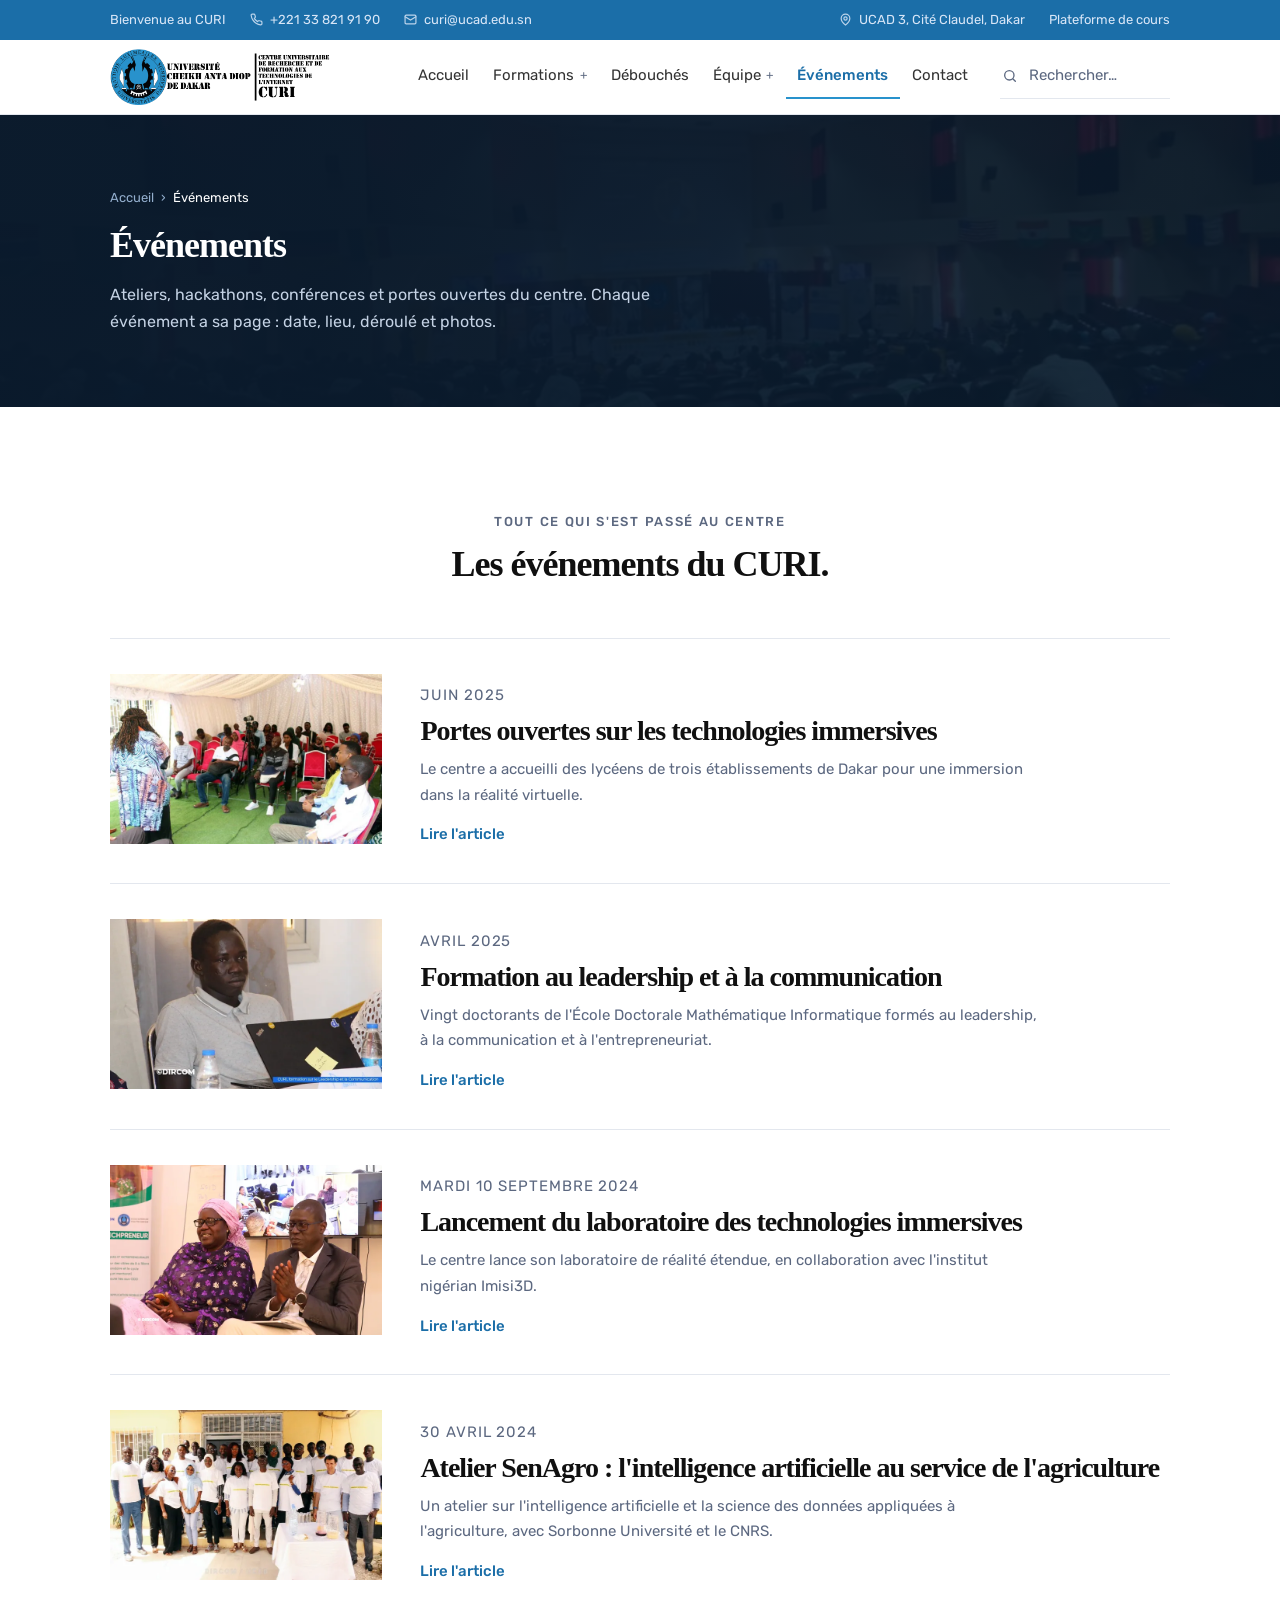
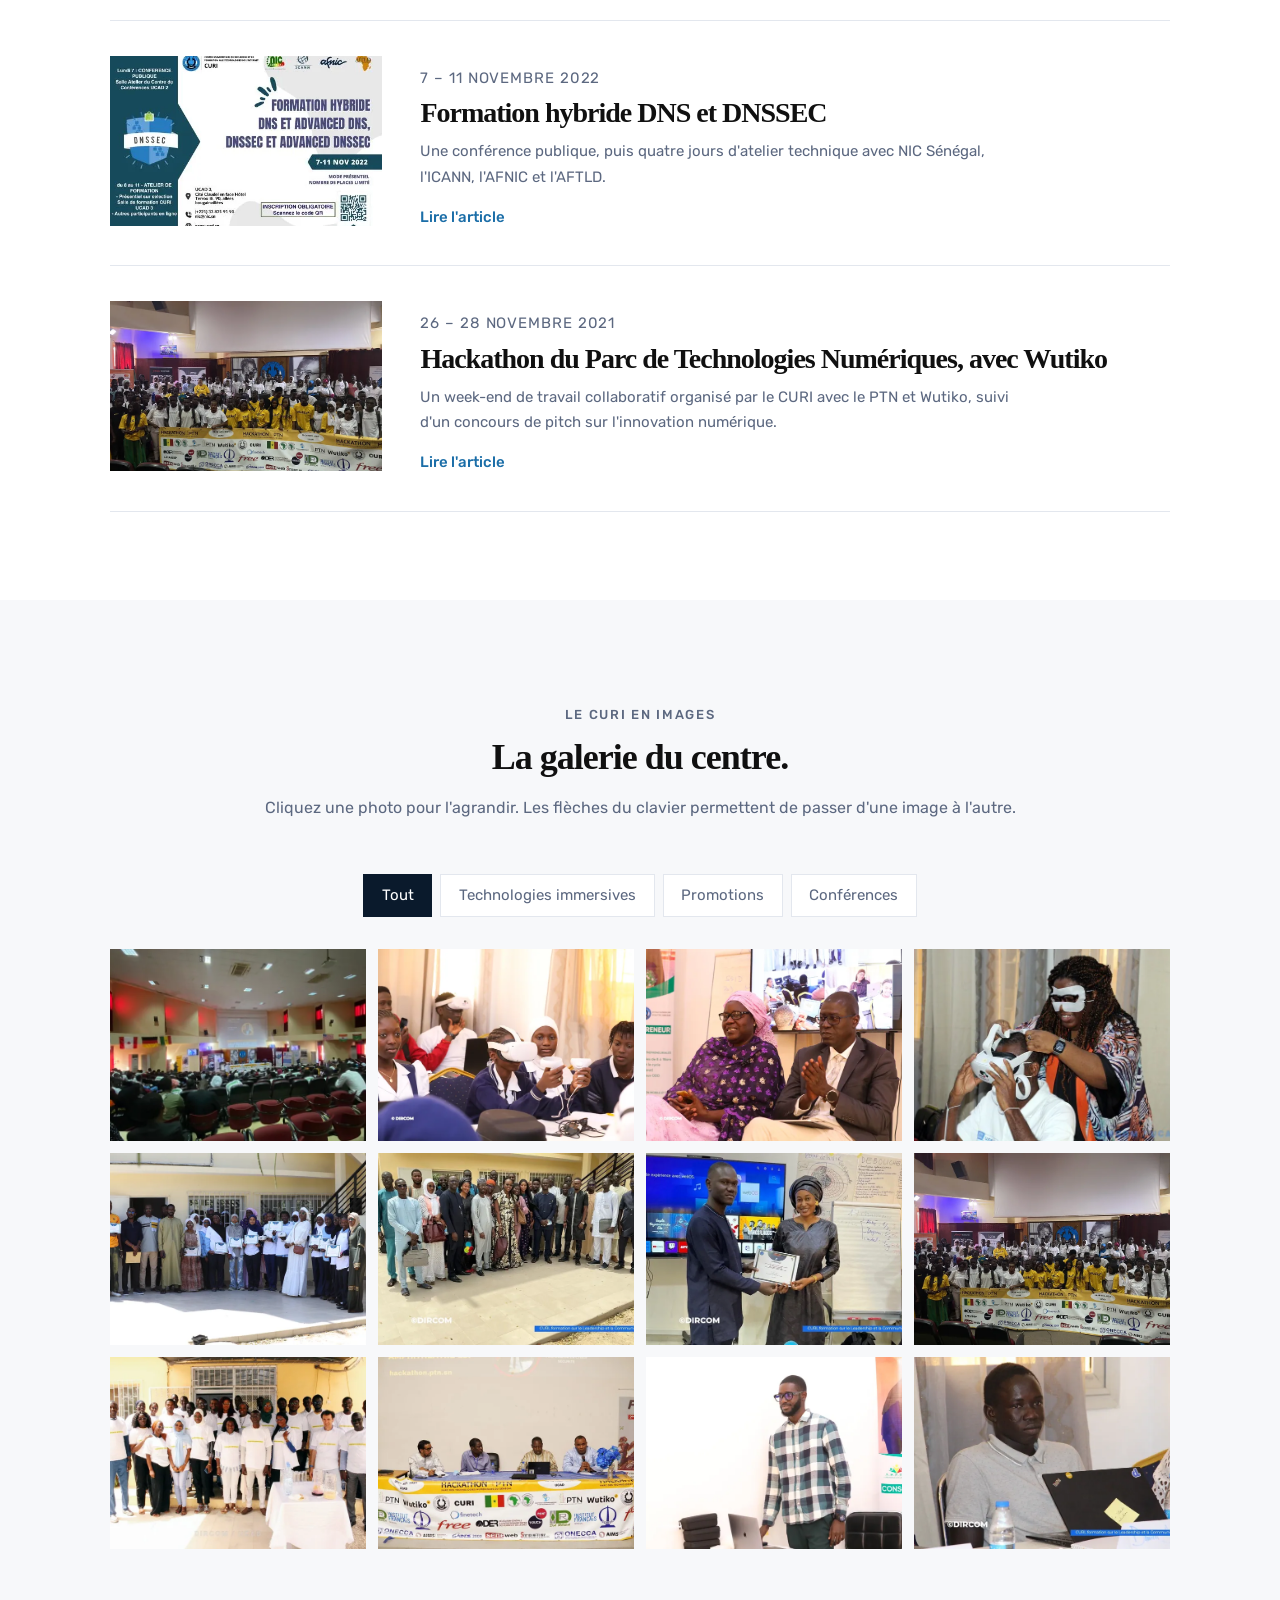
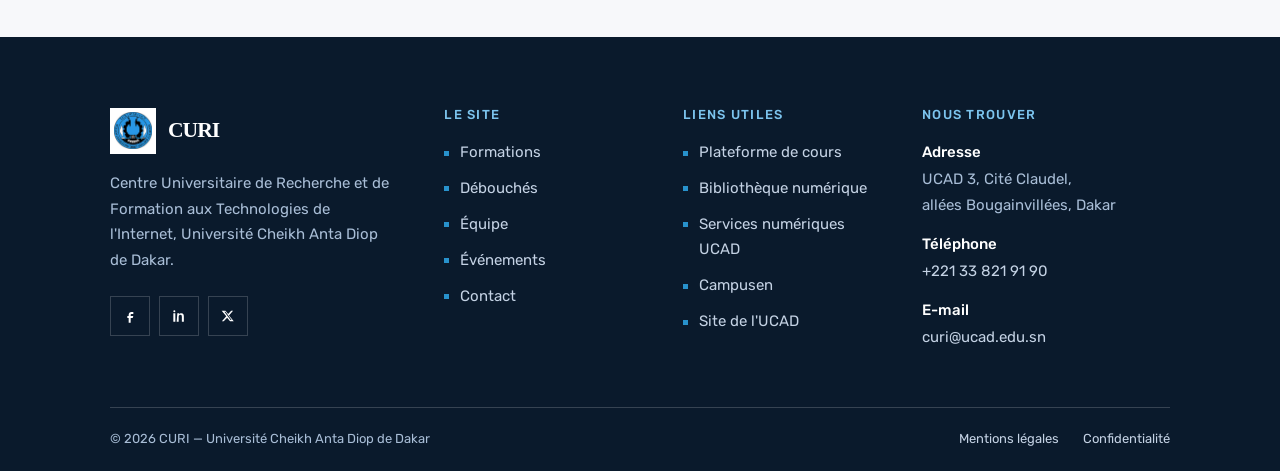
<file: evenements.html>
<!DOCTYPE html>
<html lang="fr">
<head>
<meta charset="utf-8">
<meta name="viewport" content="width=device-width, initial-scale=1">
<script>document.documentElement.classList.add('js');</script>
<title>Événements — CURI | UCAD Dakar</title>
<meta name="description" content="Portes ouvertes, hackathons, ateliers et formations du CURI à l'UCAD : chaque événement a sa page.">
<link rel="canonical" href="https://mmouctar34.github.io/CURI/evenements.html">
<meta property="og:title" content="Événements — CURI | UCAD Dakar">
<meta property="og:description" content="Portes ouvertes, hackathons, ateliers et formations du CURI à l'UCAD : chaque événement a sa page.">
<meta property="og:image" content="images/web/amphi-1200.webp">
<meta name="theme-color" content="#0f2440">
<link rel="icon" href="images/web/favicon-curi-64.png" type="image/png" sizes="64x64">
<link rel="icon" href="images/web/favicon-curi-192.png" type="image/png" sizes="192x192">
<link rel="apple-touch-icon" href="images/web/favicon-curi-192.png">
<link rel="preconnect" href="https://fonts.googleapis.com">
<link rel="preconnect" href="https://fonts.gstatic.com" crossorigin>
<link rel="stylesheet" href="https://fonts.googleapis.com/css2?family=Rubik:wght@300;400;500;600&display=swap">
<link rel="stylesheet" href="css/style.css">
</head>
<body>

<a class="saut-contenu" href="#contenu">Aller au contenu</a>

<!-- ======================= BARRE DU HAUT ======================= -->
<div class="barre-haut">
  <div class="enveloppe barre-haut__interieur">
    <div class="barre-haut__gauche">
      <span>Bienvenue au CURI</span>
      <a href="tel:+221338219190">
        <svg width="13" height="13" viewBox="0 0 24 24" fill="none" stroke="currentColor" stroke-width="2.2" stroke-linecap="round" aria-hidden="true"><path d="M22 16.9v3a2 2 0 0 1-2.2 2 19.8 19.8 0 0 1-8.6-3.1 19.5 19.5 0 0 1-6-6A19.8 19.8 0 0 1 2.1 4.2 2 2 0 0 1 4.1 2h3a2 2 0 0 1 2 1.7c.1 1 .4 1.9.7 2.8a2 2 0 0 1-.5 2.1L8.1 9.9a16 16 0 0 0 6 6l1.3-1.3a2 2 0 0 1 2.1-.4c.9.3 1.8.6 2.8.7a2 2 0 0 1 1.7 2Z"/></svg>
        +221 33 821 91 90
      </a>
      <a href="mailto:curi@ucad.edu.sn">
        <svg width="13" height="13" viewBox="0 0 24 24" fill="none" stroke="currentColor" stroke-width="2.2" stroke-linecap="round" aria-hidden="true"><rect x="2" y="4" width="20" height="16" rx="2"/><path d="m2 7 10 6 10-6"/></svg>
        curi@ucad.edu.sn
      </a>
    </div>
    <div class="barre-haut__droite">
      <span>
        <svg width="13" height="13" viewBox="0 0 24 24" fill="none" stroke="currentColor" stroke-width="2.2" stroke-linecap="round" aria-hidden="true"><path d="M20 10c0 6-8 12-8 12S4 16 4 10a8 8 0 0 1 16 0Z"/><circle cx="12" cy="10" r="3"/></svg>
        UCAD 3, Cité Claudel, Dakar
      </span>
      <a href="https://fad.curi.ucad.sn" target="_blank" rel="noopener">Plateforme de cours</a>
    </div>
  </div>
</div>

<!-- ======================= EN-TÊTE ======================= -->
<header class="entete">
  <div class="enveloppe entete__interieur">

    <a class="marque" href="index.html">
      <img src="images/web/logo-ucad-curi.png" alt="Université Cheikh Anta Diop de Dakar — CURI, Centre Universitaire de Recherche et de Formation aux Technologies de l'Internet" width="800" height="200">
    </a>

    <nav class="nav-principale" aria-label="Navigation principale">
      <ul>
        <li><a href="index.html">Accueil</a></li>
        <li class="a-sous-menu">
          <a href="formation.html">Formations</a>
          <ul class="sous-menu">
            <li><a href="formation.html#types">Initiale, continue, certifiante</a></li>
            <li><a href="formation.html#developpement">Développement web et mobile</a></li>
            <li><a href="formation.html#multimedia">Technologie web et multimédia</a></li>
            <li><a href="formation.html#ecommerce">E-commerce et marketing digital</a></li>
            <li><a href="formation.html#candidater">Candidater</a></li>
          </ul>
        </li>
        <li><a href="debouches.html">Débouchés</a></li>
        <li class="a-sous-menu">
          <a href="equipe.html">Équipe</a>
          <ul class="sous-menu">
            <li><a href="equipe.html">Direction et enseignants</a></li>
            <li><a href="equipe.html#poles">Les pôles</a></li>
            <li><a href="index.html#missions">NIC Sénégal et le .sn</a></li>
          </ul>
        </li>
        <li><a href="evenements.html" aria-current="page">Événements</a></li>
        <li><a href="contact.html">Contact</a></li>
      </ul>
    </nav>

    <div class="recherche">
      <div class="recherche__champ">
        <svg width="16" height="16" viewBox="0 0 24 24" fill="none" stroke="currentColor" stroke-width="2" stroke-linecap="round" aria-hidden="true"><circle cx="11" cy="11" r="7"/><path d="m20 20-3.5-3.5"/></svg>
        <label class="lecture-seule" for="recherche-bureau">Rechercher sur le site</label>
        <input type="search" id="recherche-bureau" placeholder="Rechercher…" autocomplete="off" role="combobox" aria-expanded="false" aria-controls="resultats-bureau">
        <button type="button" class="recherche__vider" aria-label="Effacer la recherche">✕</button>
      </div>
      <div class="recherche__panneau" id="resultats-bureau" role="listbox" aria-label="Résultats de recherche"></div>
    </div>

    <button type="button" class="bascule-menu" aria-expanded="false" aria-controls="tiroir-menu" aria-label="Ouvrir le menu">
      <span></span><span></span><span></span>
    </button>

  </div>
</header>

<!-- ======================= MENU MOBILE ======================= -->
<div class="tiroir" id="tiroir-menu">
  <div class="tiroir__recherche">
    <svg width="16" height="16" viewBox="0 0 24 24" fill="none" stroke="currentColor" stroke-width="2" stroke-linecap="round" aria-hidden="true"><circle cx="11" cy="11" r="7"/><path d="m20 20-3.5-3.5"/></svg>
    <label class="lecture-seule" for="recherche-mobile">Rechercher sur le site</label>
    <input type="search" id="recherche-mobile" placeholder="Rechercher sur le site…" autocomplete="off">
  </div>
  <div class="recherche__panneau tiroir__panneau" style="position:static;opacity:1;transform:none;pointer-events:auto;box-shadow:none;border:0;padding:0;max-height:none"></div>

  <nav aria-label="Navigation mobile">
    <ul>
      <li><a href="index.html">Accueil <svg width="17" height="17" viewBox="0 0 24 24" fill="none" stroke="currentColor" stroke-width="2" aria-hidden="true"><path d="m9 18 6-6-6-6"/></svg></a></li>
      <li><a href="formation.html">Formations <svg width="17" height="17" viewBox="0 0 24 24" fill="none" stroke="currentColor" stroke-width="2" aria-hidden="true"><path d="m9 18 6-6-6-6"/></svg></a></li>
      <li><a href="debouches.html">Débouchés <svg width="17" height="17" viewBox="0 0 24 24" fill="none" stroke="currentColor" stroke-width="2" aria-hidden="true"><path d="m9 18 6-6-6-6"/></svg></a></li>
      <li><a href="equipe.html">Équipe <svg width="17" height="17" viewBox="0 0 24 24" fill="none" stroke="currentColor" stroke-width="2" aria-hidden="true"><path d="m9 18 6-6-6-6"/></svg></a></li>
      <li><a href="evenements.html" aria-current="page">Événements <svg width="17" height="17" viewBox="0 0 24 24" fill="none" stroke="currentColor" stroke-width="2" aria-hidden="true"><path d="m9 18 6-6-6-6"/></svg></a></li>
      <li><a href="contact.html">Contact <svg width="17" height="17" viewBox="0 0 24 24" fill="none" stroke="currentColor" stroke-width="2" aria-hidden="true"><path d="m9 18 6-6-6-6"/></svg></a></li>
    </ul>
  </nav>

  <div class="tiroir__pied">
    <a class="bouton bouton--bleu" href="https://fad.curi.ucad.sn" target="_blank" rel="noopener">Plateforme de cours</a>
  </div>

  <div class="tiroir__contact">
    <a href="tel:+221338219190">+221 33 821 91 90</a>
    <a href="mailto:curi@ucad.edu.sn">curi@ucad.edu.sn</a>
    <span>UCAD 3, Cité Claudel, allées Bougainvillées, Dakar</span>
  </div>
</div>

<main id="contenu">

  <section class="bandeau">
    <div class="bandeau__fond">
      <img src="images/web/amphi-1200.webp" alt="" width="1080" height="608">
    </div>
    <div class="bandeau__voile"></div>
    <div class="enveloppe bandeau__interieur">
      <nav class="ariane" aria-label="Fil d'Ariane">
        <ol>
          <li><a href="index.html">Accueil</a></li>
          <li aria-hidden="true">›</li>
          <li aria-current="page">Événements</li>
        </ol>
      </nav>
      <h1>Événements</h1>
      <p class="bandeau__texte">
        Ateliers, hackathons, conférences et portes ouvertes du centre.
        Chaque événement a sa page : date, lieu, déroulé et photos.
      </p>
    </div>
  </section>

  <section class="section" id="liste">
    <div class="enveloppe">
      <div class="tete apparait">
        <p class="tete__sur">Tout ce qui s'est passé au centre</p>
        <h2>Les événements du CURI.</h2>
      </div>

      <div class="liste-evenements apparait">
        <a class="evenement" href="evenement-colab-2025.html">
          <div class="evenement__vignette">
            <img src="images/web/colab-2-700.webp" alt="Lycéens découvrant la réalité virtuelle au laboratoire du centre" width="700" height="467" loading="lazy">
          </div>
          <div>
            <p class="evenement__date">Juin 2025</p>
            <h3>Portes ouvertes sur les technologies immersives</h3>
            <p>Le centre a accueilli des lycéens de trois établissements de Dakar pour une immersion dans la réalité virtuelle.</p>
            <span class="evenement__lire">Lire l'article</span>
          </div>
        </a>

        <a class="evenement" href="evenement-leadership-2025.html">
          <div class="evenement__vignette">
            <img src="images/web/leadership-1-700.webp" alt="Participants à la formation au leadership organisée par le centre" width="700" height="467" loading="lazy">
          </div>
          <div>
            <p class="evenement__date">Avril 2025</p>
            <h3>Formation au leadership et à la communication</h3>
            <p>Vingt doctorants de l'École Doctorale Mathématique Informatique formés au leadership, à la communication et à l'entrepreneuriat.</p>
            <span class="evenement__lire">Lire l'article</span>
          </div>
        </a>

        <a class="evenement" href="evenement-laboratoire-2024.html">
          <div class="evenement__vignette">
            <img src="images/web/labo-1-700.webp" alt="Lancement des activités du laboratoire des technologies immersives" width="700" height="467" loading="lazy">
          </div>
          <div>
            <p class="evenement__date">Mardi 10 septembre 2024</p>
            <h3>Lancement du laboratoire des technologies immersives</h3>
            <p>Le centre lance son laboratoire de réalité étendue, en collaboration avec l'institut nigérian Imisi3D.</p>
            <span class="evenement__lire">Lire l'article</span>
          </div>
        </a>

        <a class="evenement" href="evenement-senagro-2024.html">
          <div class="evenement__vignette">
            <img src="images/web/senagro-2-700.webp" alt="Atelier SenAgro sur l'intelligence artificielle et l'agriculture" width="700" height="467" loading="lazy">
          </div>
          <div>
            <p class="evenement__date">30 avril 2024</p>
            <h3>Atelier SenAgro : l'intelligence artificielle au service de l'agriculture</h3>
            <p>Un atelier sur l'intelligence artificielle et la science des données appliquées à l'agriculture, avec Sorbonne Université et le CNRS.</p>
            <span class="evenement__lire">Lire l'article</span>
          </div>
        </a>

        <a class="evenement" href="evenement-dnssec-2022.html">
          <div class="evenement__vignette">
            <img src="images/web/affiche-dnssec-700.webp" alt="Affiche de la formation hybride DNS et DNSSEC du 7 au 11 novembre 2022" width="700" height="467" loading="lazy">
          </div>
          <div>
            <p class="evenement__date">7 – 11 novembre 2022</p>
            <h3>Formation hybride DNS et DNSSEC</h3>
            <p>Une conférence publique, puis quatre jours d'atelier technique avec NIC Sénégal, l'ICANN, l'AFNIC et l'AFTLD.</p>
            <span class="evenement__lire">Lire l'article</span>
          </div>
        </a>

        <a class="evenement" href="evenement-hackathon-2021.html">
          <div class="evenement__vignette">
            <img src="images/web/hackathon-700.webp" alt="Participants du hackathon réunis devant les banderoles des partenaires" width="700" height="467" loading="lazy">
          </div>
          <div>
            <p class="evenement__date">26 – 28 novembre 2021</p>
            <h3>Hackathon du Parc de Technologies Numériques, avec Wutiko</h3>
            <p>Un week-end de travail collaboratif organisé par le CURI avec le PTN et Wutiko, suivi d'un concours de pitch sur l'innovation numérique.</p>
            <span class="evenement__lire">Lire l'article</span>
          </div>
        </a>
      </div>
    </div>
  </section>

  <section class="section section--gris" id="galerie">
    <div class="enveloppe">
      <div class="tete apparait">
        <p class="tete__sur">Le CURI en images</p>
        <h2>La galerie du centre.</h2>
        <p>Cliquez une photo pour l'agrandir. Les flèches du clavier permettent de passer d'une image à l'autre.</p>
      </div>

      <div class="filtres apparait" role="group" aria-label="Filtrer la galerie">
        <button type="button" class="filtre" data-filtre="tout" aria-pressed="true">Tout</button>
        <button type="button" class="filtre" data-filtre="immersif" aria-pressed="false">Technologies immersives</button>
        <button type="button" class="filtre" data-filtre="promotion" aria-pressed="false">Promotions</button>
        <button type="button" class="filtre" data-filtre="conference" aria-pressed="false">Conférences</button>
      </div>

      <div class="galerie apparait">
        <button type="button" class="galerie__element" data-categorie="conference">
          <img src="images/web/amphi-700.webp" data-grand="images/web/amphi-1200.webp" alt="Amphithéâtre de l'UCAD rempli lors d'une conférence du centre" width="700" height="394" loading="lazy">
        </button>
        <button type="button" class="galerie__element" data-categorie="immersif">
          <img src="images/web/vr-700.webp" data-grand="images/web/vr-1200.webp" alt="Participants portant des casques de réalité virtuelle" width="700" height="467" loading="lazy">
        </button>
        <button type="button" class="galerie__element" data-categorie="immersif">
          <img src="images/web/labo-1-700.webp" data-grand="images/web/labo-1-1200.webp" alt="Lancement du laboratoire des technologies immersives" width="700" height="467" loading="lazy">
        </button>
        <button type="button" class="galerie__element" data-categorie="immersif">
          <img src="images/web/colab-1-620.webp" data-grand="images/web/colab-1-1000.webp" alt="Atelier de découverte de la réalité virtuelle avec des lycéens" width="620" height="413" loading="lazy">
        </button>
        <button type="button" class="galerie__element" data-categorie="promotion">
          <img src="images/web/certificats-700.webp" data-grand="images/web/certificats-1200.webp" alt="Groupe de participants posant avec leurs certificats" width="700" height="467" loading="lazy">
        </button>
        <button type="button" class="galerie__element" data-categorie="promotion">
          <img src="images/web/promotion-700.webp" data-grand="images/web/promotion-1200.webp" alt="Photo de groupe d'une promotion du centre" width="700" height="467" loading="lazy">
        </button>
        <button type="button" class="galerie__element" data-categorie="promotion">
          <img src="images/web/remise-700.webp" data-grand="images/web/remise-1200.webp" alt="Remise d'une attestation à une participante" width="700" height="467" loading="lazy">
        </button>
        <button type="button" class="galerie__element" data-categorie="conference">
          <img src="images/web/hackathon-700.webp" data-grand="images/web/hackathon-1200.webp" alt="Participants d'un hackathon devant les banderoles des partenaires" width="700" height="525" loading="lazy">
        </button>
        <button type="button" class="galerie__element" data-categorie="conference">
          <img src="images/web/senagro-2-700.webp" data-grand="images/web/senagro-2-1200.webp" alt="Atelier SenAgro sur l'intelligence artificielle et l'agriculture" width="700" height="466" loading="lazy">
        </button>
        <button type="button" class="galerie__element" data-categorie="conference">
          <img src="images/web/hackathon-panel-700.webp" data-grand="images/web/hackathon-panel-1200.webp" alt="Table ronde d'ouverture du hackathon" width="700" height="468" loading="lazy">
        </button>
        <button type="button" class="galerie__element" data-categorie="immersif">
          <img src="images/web/labo-2-700.webp" data-grand="images/web/labo-2-1200.webp" alt="Matériel de réalité virtuelle installé au laboratoire" width="700" height="467" loading="lazy">
        </button>
        <button type="button" class="galerie__element" data-categorie="promotion">
          <img src="images/web/leadership-1-700.webp" data-grand="images/web/leadership-1-1200.webp" alt="Participants à la formation au leadership" width="700" height="467" loading="lazy">
        </button>
      </div>
    </div>
  </section>


</main>

<!-- ======================= VISIONNEUSE ======================= -->
<div class="visionneuse" aria-hidden="true" role="dialog" aria-modal="true" aria-label="Image agrandie">
  <button type="button" class="visionneuse__fermer" aria-label="Fermer">
    <svg width="20" height="20" viewBox="0 0 24 24" fill="none" stroke="currentColor" stroke-width="2.2" stroke-linecap="round" aria-hidden="true"><path d="m6 6 12 12"/><path d="m18 6-12 12"/></svg>
  </button>
  <button type="button" class="visionneuse__precedent" aria-label="Image précédente">
    <svg width="20" height="20" viewBox="0 0 24 24" fill="none" stroke="currentColor" stroke-width="2.2" stroke-linecap="round" aria-hidden="true"><path d="m15 18-6-6 6-6"/></svg>
  </button>
  <button type="button" class="visionneuse__suivant" aria-label="Image suivante">
    <svg width="20" height="20" viewBox="0 0 24 24" fill="none" stroke="currentColor" stroke-width="2.2" stroke-linecap="round" aria-hidden="true"><path d="m9 18 6-6-6-6"/></svg>
  </button>
  <figure style="margin:0;text-align:center">
    <img src="[data-uri]" alt="">
    <figcaption class="visionneuse__legende"></figcaption>
  </figure>
</div>

<footer class="pied">
  <div class="enveloppe">
    <div class="pied__grille">

      <div>
        <a class="pied__marque" href="index.html">
          <img src="images/web/logo-curi.png" alt="" width="46" height="46">
          <span>CURI</span>
        </a>
        <p class="pied__intro">
          Centre Universitaire de Recherche et de Formation aux Technologies de
          l'Internet, Université Cheikh Anta Diop de Dakar.
        </p>
        <div class="pied__reseaux">
          <a href="https://www.facebook.com/profile.php?id=100075163244894" target="_blank" rel="noopener" aria-label="Le CURI sur Facebook">
            <svg width="16" height="16" viewBox="0 0 24 24" fill="currentColor" aria-hidden="true"><path d="M14 9h3V6h-3c-2.2 0-4 1.8-4 4v2H8v3h2v7h3v-7h3l1-3h-4v-2c0-.6.4-1 1-1Z"/></svg>
          </a>
          <a href="https://www.linkedin.com/company/curi-ucad-s%C3%A9n%C3%A9gal/" target="_blank" rel="noopener" aria-label="Le CURI sur LinkedIn">
            <svg width="16" height="16" viewBox="0 0 24 24" fill="currentColor" aria-hidden="true"><path d="M5 3.5A1.5 1.5 0 1 1 5 6.5a1.5 1.5 0 0 1 0-3ZM3.5 8h3v12.5h-3Zm6 0h2.9v1.7h.1c.4-.8 1.4-1.7 3-1.7 3.2 0 3.8 2.1 3.8 4.8v7.7h-3v-6.8c0-1.6 0-3.7-2.2-3.7s-2.6 1.8-2.6 3.6v6.9h-3Z"/></svg>
          </a>
          <a href="https://x.com/CURISENEGAL" target="_blank" rel="noopener" aria-label="Le CURI sur X">
            <svg width="14" height="14" viewBox="0 0 24 24" fill="currentColor" aria-hidden="true"><path d="M17.5 3h3.2l-7 8 8.2 10h-6.4l-5-6.1L4.7 21H1.5l7.5-8.6L1.1 3h6.6l4.5 5.6Zm-1.1 16h1.8L7.7 4.8H5.8Z"/></svg>
          </a>
        </div>
      </div>

      <nav aria-labelledby="pied-site">
        <h2 id="pied-site">Le site</h2>
        <ul>
          <li><a href="formation.html">Formations</a></li>
          <li><a href="debouches.html">Débouchés</a></li>
          <li><a href="equipe.html">Équipe</a></li>
          <li><a href="evenements.html">Événements</a></li>
          <li><a href="contact.html">Contact</a></li>
        </ul>
      </nav>

      <nav aria-labelledby="pied-liens">
        <h2 id="pied-liens">Liens utiles</h2>
        <ul>
          <li><a href="https://fad.curi.ucad.sn" target="_blank" rel="noopener">Plateforme de cours</a></li>
          <li><a href="http://bibnum.ucad.sn/" target="_blank" rel="noopener">Bibliothèque numérique</a></li>
          <li><a href="https://pie.ucad.sn/" target="_blank" rel="noopener">Services numériques UCAD</a></li>
          <li><a href="https://www.campusen.sn" target="_blank" rel="noopener">Campusen</a></li>
          <li><a href="https://www.ucad.sn" target="_blank" rel="noopener">Site de l'UCAD</a></li>
        </ul>
      </nav>

      <div>
        <h2 id="pied-contact">Nous trouver</h2>
        <div class="pied__contact" aria-labelledby="pied-contact">
          <div>
            <strong>Adresse</strong>
            <span>UCAD 3, Cité Claudel,<br>allées Bougainvillées, Dakar</span>
          </div>
          <div>
            <strong>Téléphone</strong>
            <a href="tel:+221338219190">+221 33 821 91 90</a>
          </div>
          <div>
            <strong>E-mail</strong>
            <a href="mailto:curi@ucad.edu.sn">curi@ucad.edu.sn</a>
          </div>
        </div>
      </div>

    </div>

    <div class="pied__bas">
      <span>© <span data-annee>2026</span> CURI — Université Cheikh Anta Diop de Dakar</span>
      <ul>
        <li><a href="contact.html">Mentions légales</a></li>
        <li><a href="contact.html">Confidentialité</a></li>
      </ul>
    </div>
  </div>
</footer>

<script src="js/script.js"></script>
</body>
</html>
</file>
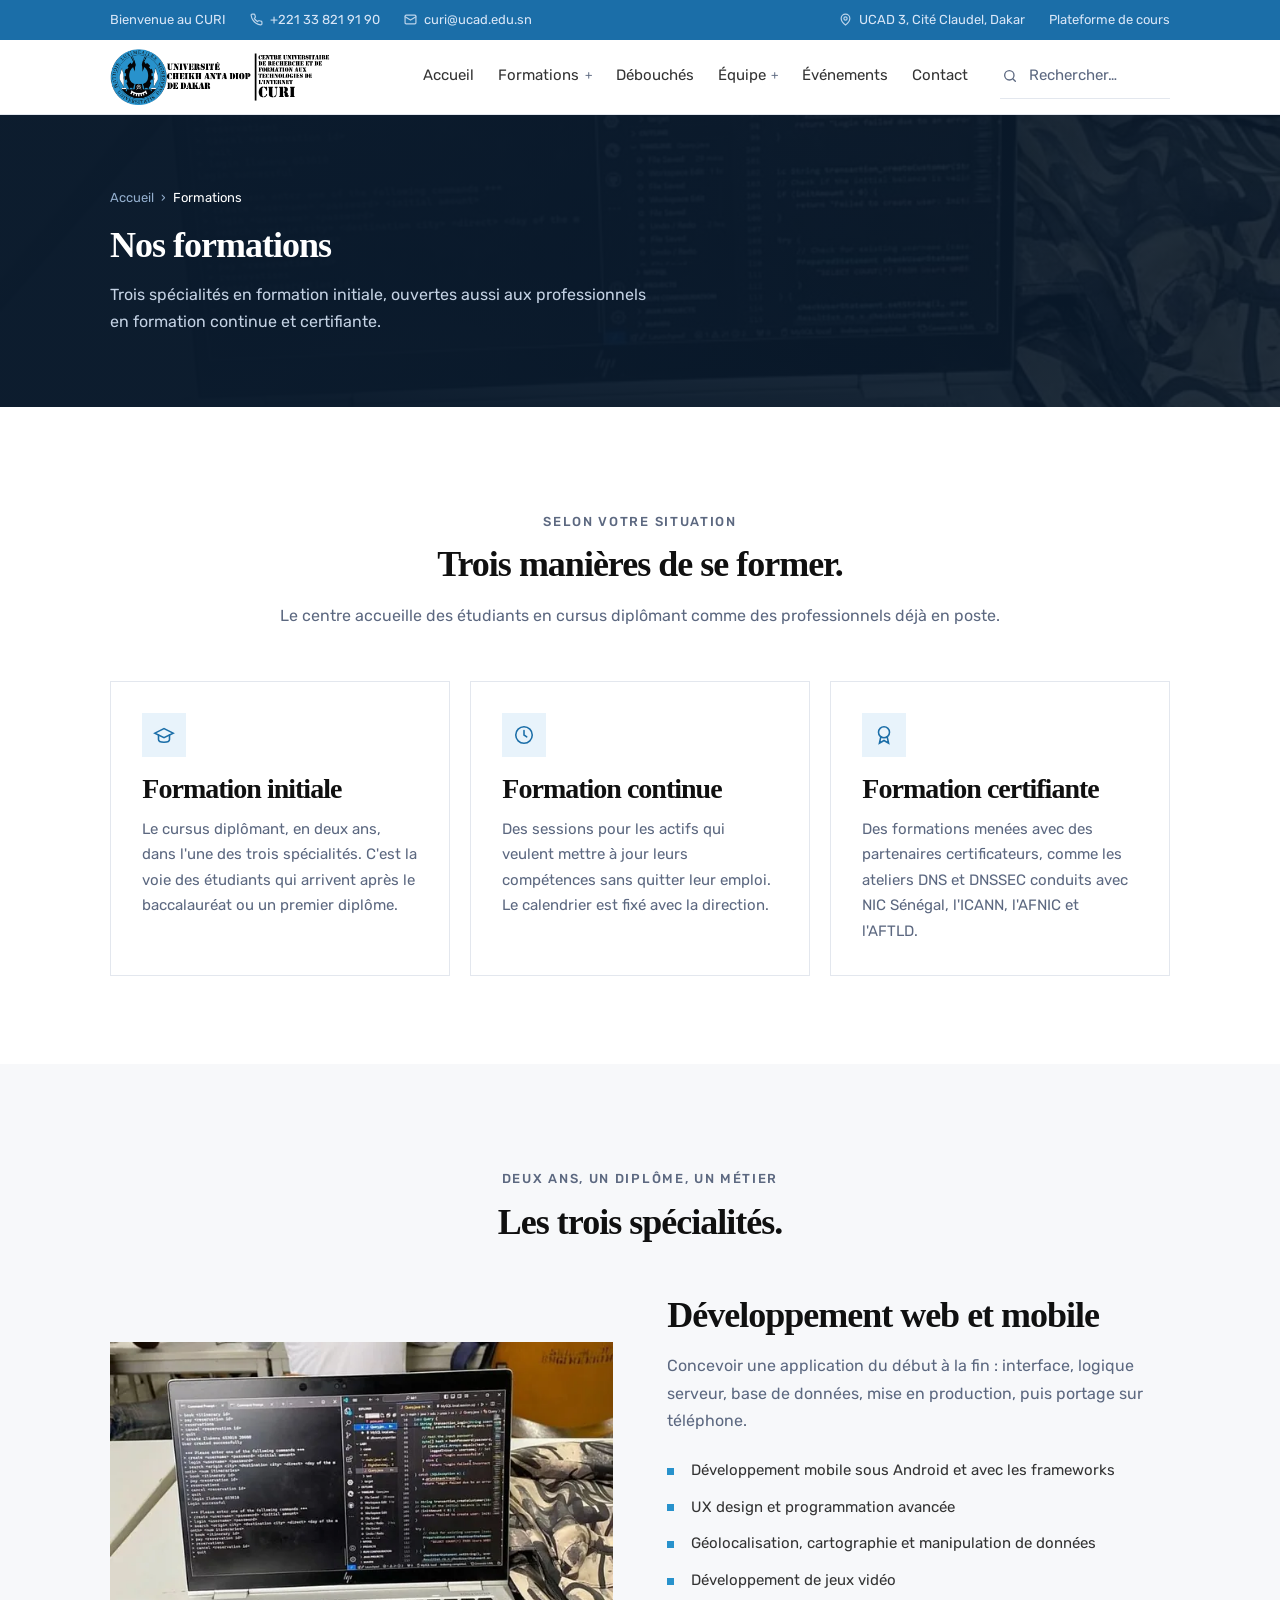
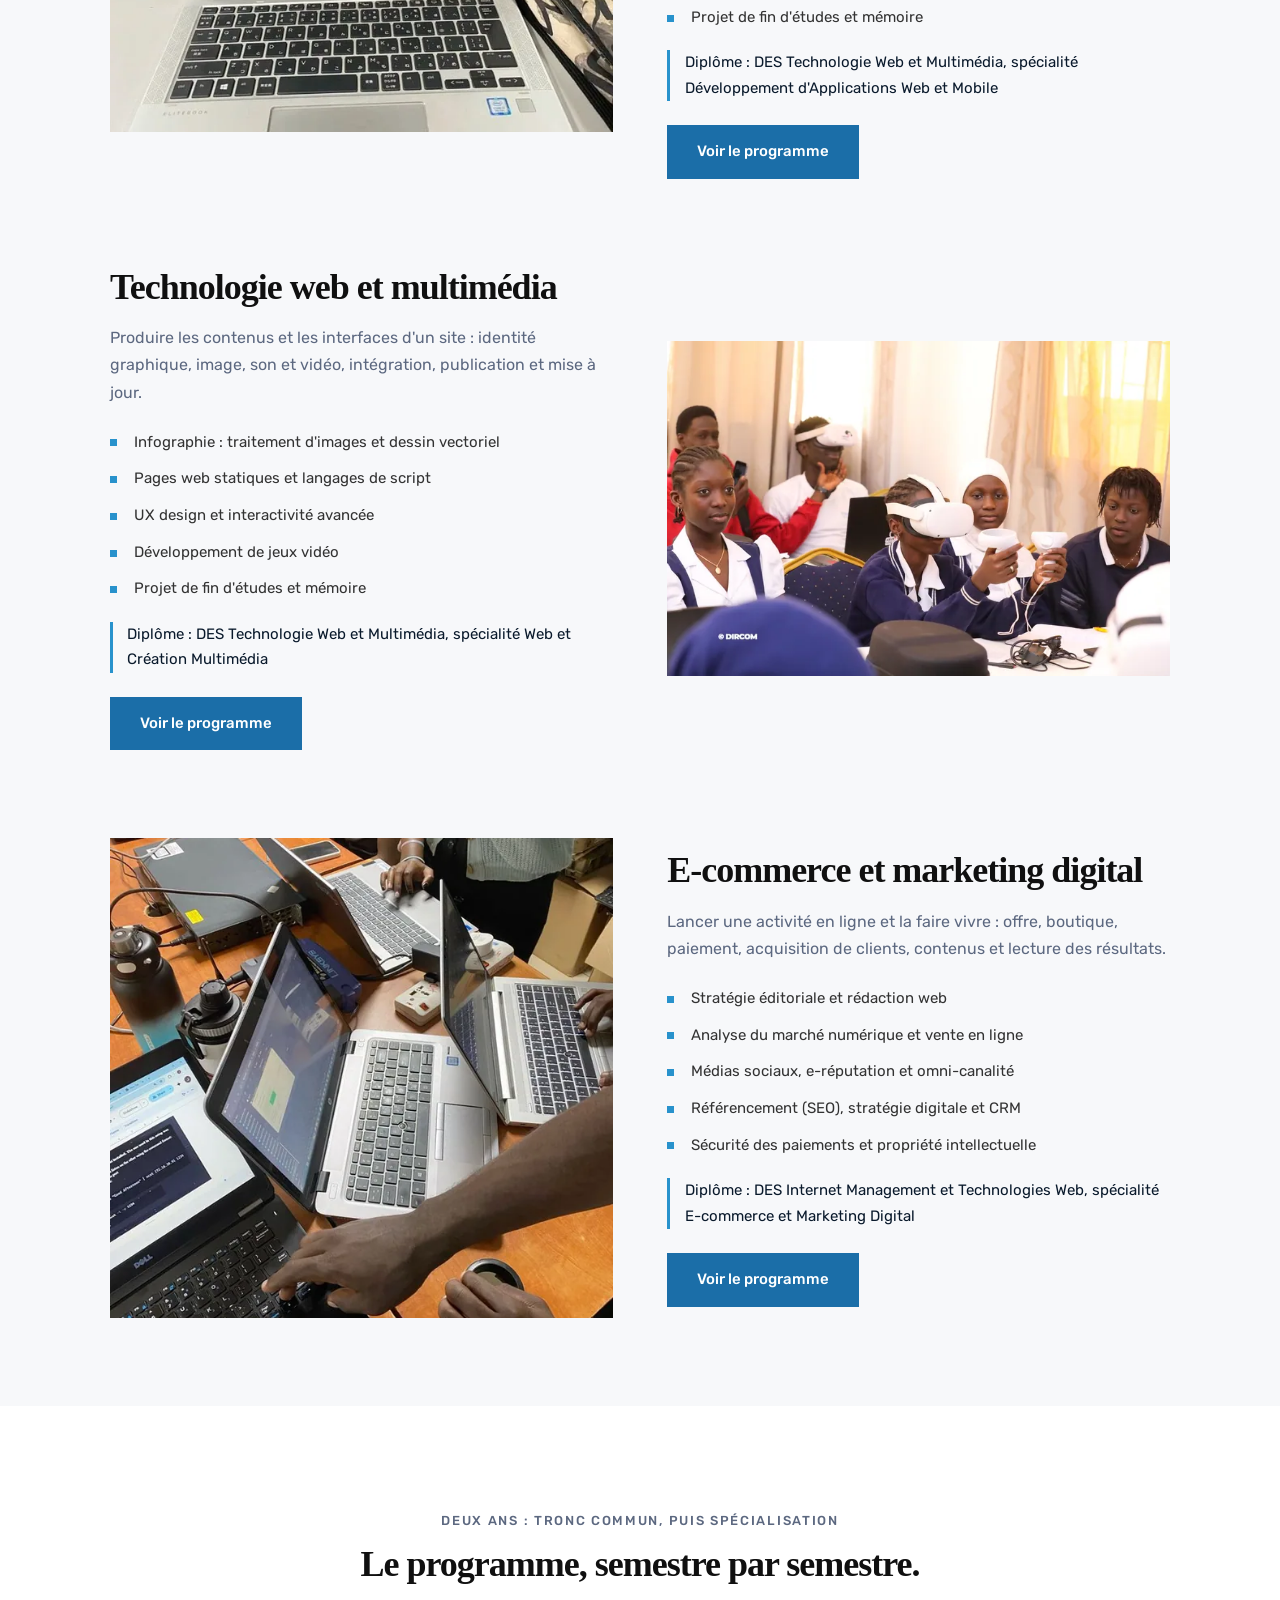
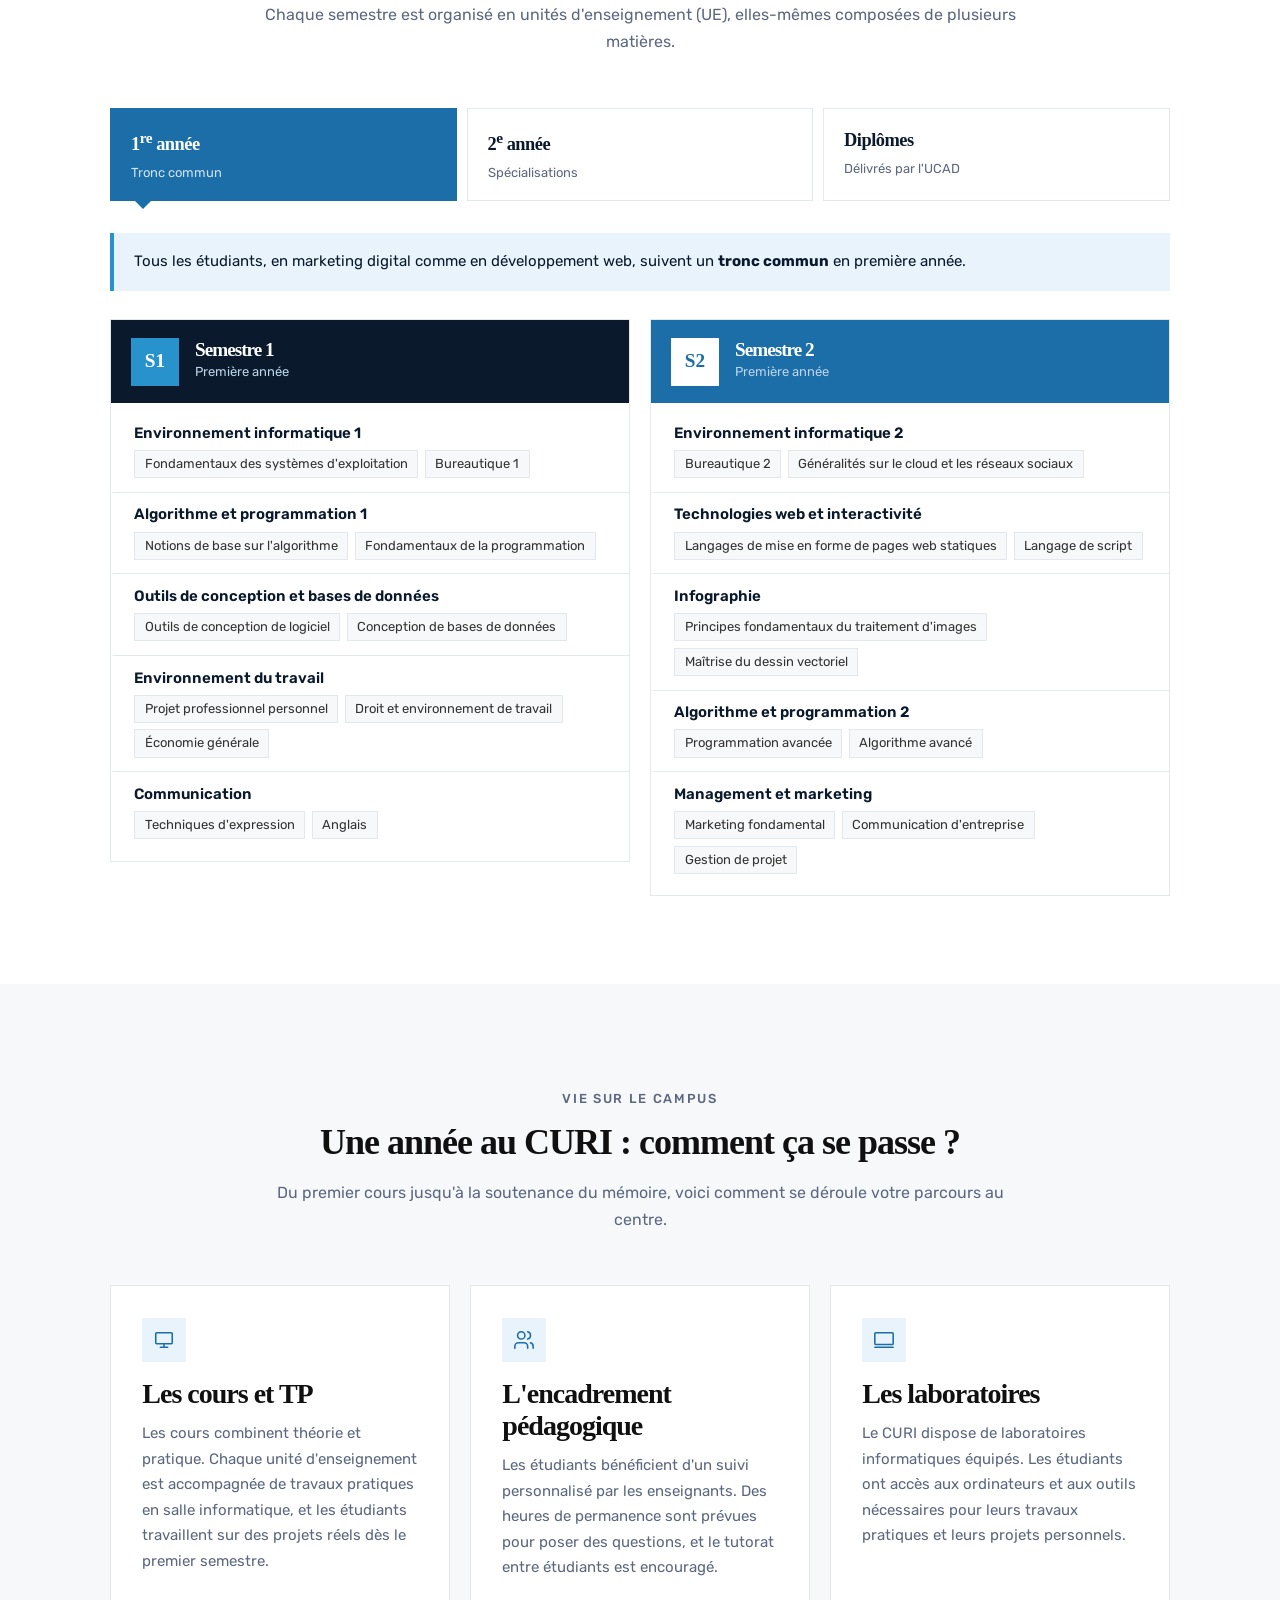
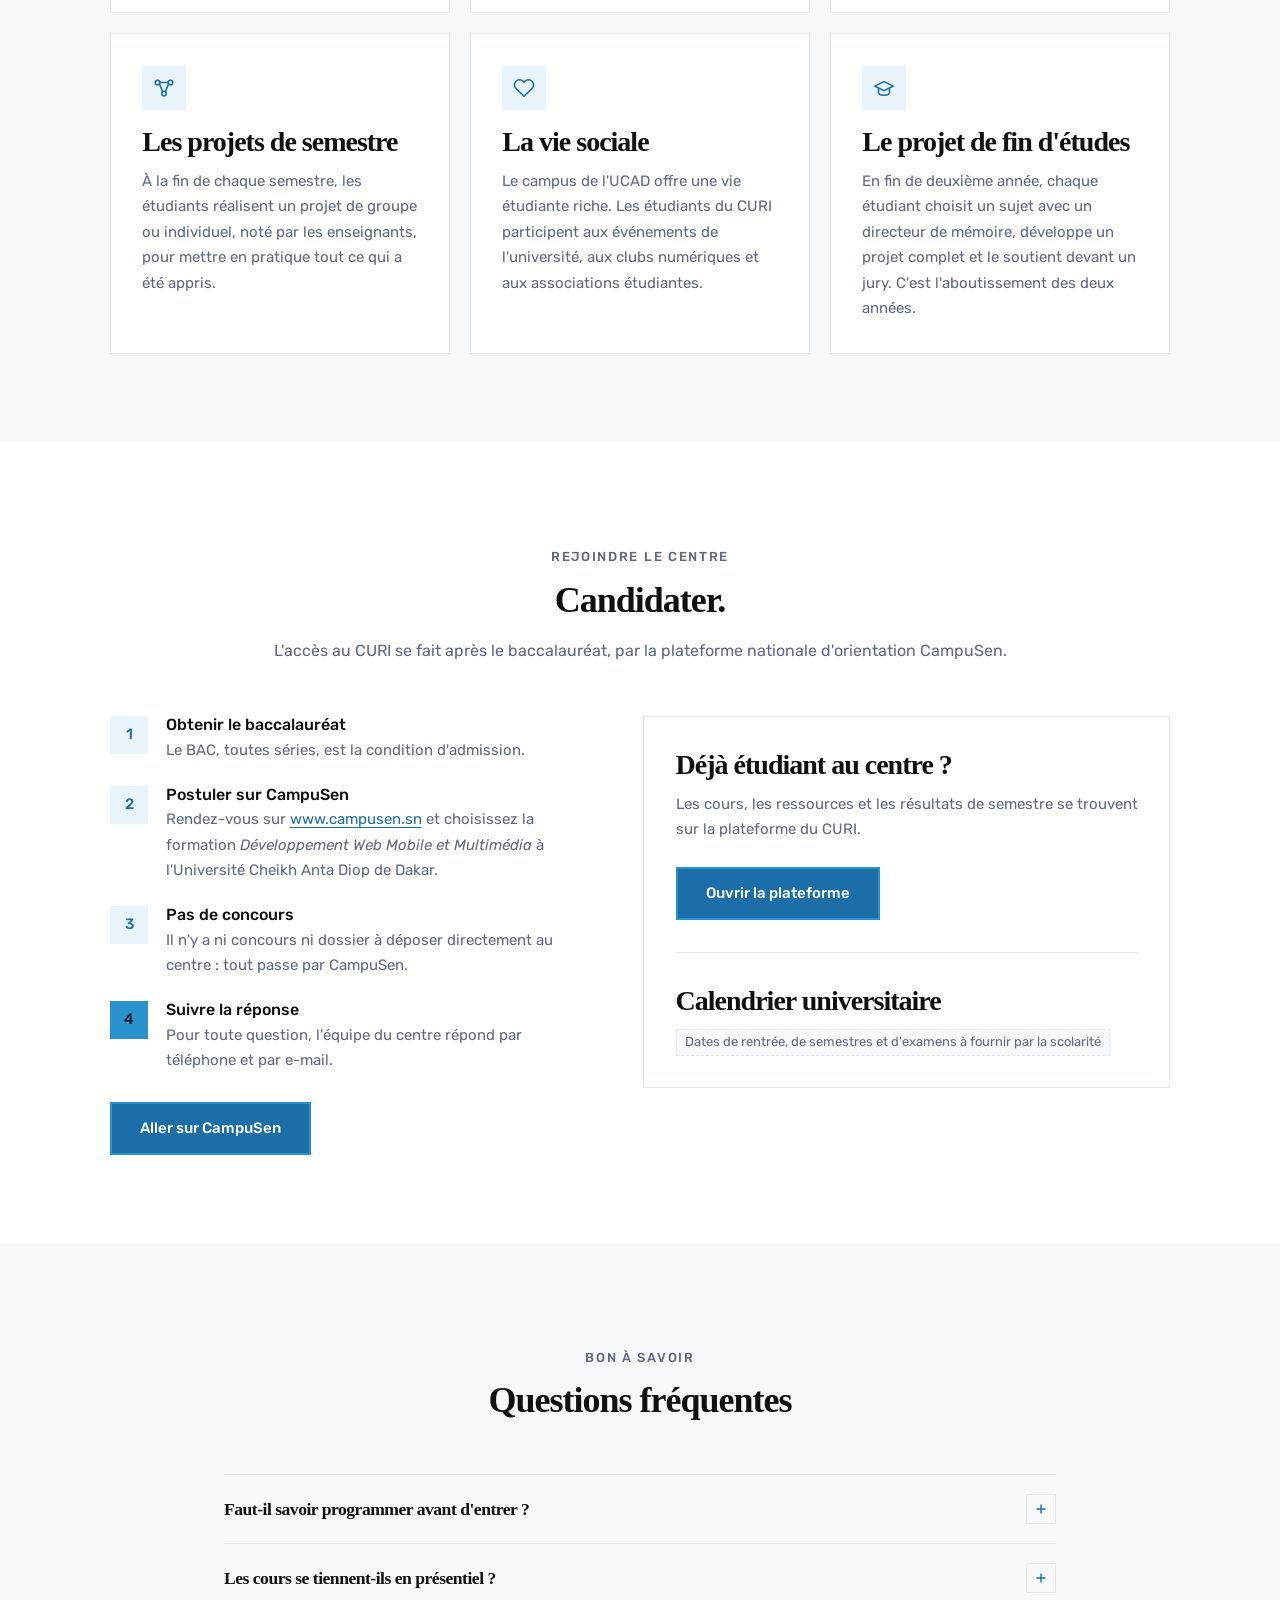
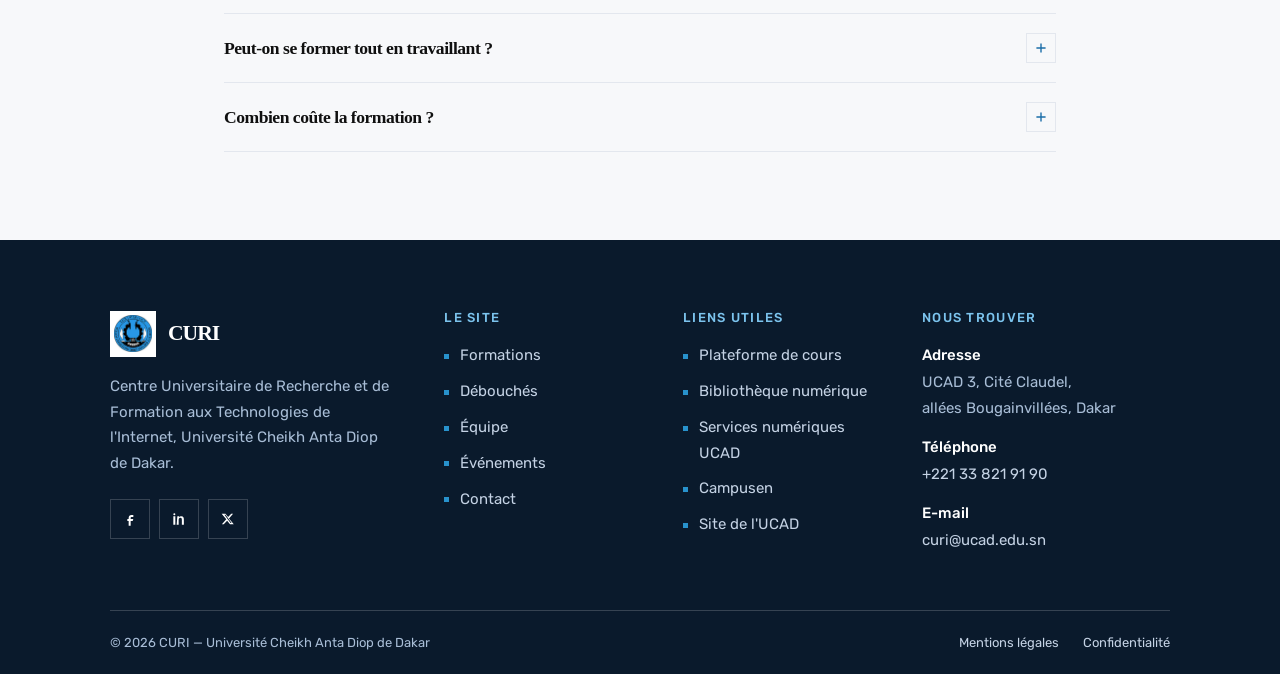
<file: formation.html>
<!DOCTYPE html>
<html lang="fr">
<head>
<meta charset="utf-8">
<meta name="viewport" content="width=device-width, initial-scale=1">
<script>document.documentElement.classList.add('js');</script>
<title>Formations — CURI | UCAD Dakar</title>
<meta name="description" content="Développement web et mobile, technologie web et multimédia, e-commerce et marketing digital : les formations du CURI à l'UCAD.">
<link rel="canonical" href="https://mmouctar34.github.io/CURI/formation.html">
<meta property="og:title" content="Formations — CURI | UCAD Dakar">
<meta property="og:description" content="Développement web et mobile, technologie web et multimédia, e-commerce et marketing digital : les formations du CURI à l'UCAD.">
<meta property="og:image" content="images/web/code-1000.webp">
<meta name="theme-color" content="#0f2440">
<link rel="icon" href="images/web/favicon-curi-64.png" type="image/png" sizes="64x64">
<link rel="icon" href="images/web/favicon-curi-192.png" type="image/png" sizes="192x192">
<link rel="apple-touch-icon" href="images/web/favicon-curi-192.png">
<link rel="preconnect" href="https://fonts.googleapis.com">
<link rel="preconnect" href="https://fonts.gstatic.com" crossorigin>
<link rel="stylesheet" href="https://fonts.googleapis.com/css2?family=Rubik:wght@300;400;500;600&display=swap">
<link rel="stylesheet" href="css/style.css">
</head>
<body>

<a class="saut-contenu" href="#contenu">Aller au contenu</a>

<!-- ======================= BARRE DU HAUT ======================= -->
<div class="barre-haut">
  <div class="enveloppe barre-haut__interieur">
    <div class="barre-haut__gauche">
      <span>Bienvenue au CURI</span>
      <a href="tel:+221338219190">
        <svg width="13" height="13" viewBox="0 0 24 24" fill="none" stroke="currentColor" stroke-width="2.2" stroke-linecap="round" aria-hidden="true"><path d="M22 16.9v3a2 2 0 0 1-2.2 2 19.8 19.8 0 0 1-8.6-3.1 19.5 19.5 0 0 1-6-6A19.8 19.8 0 0 1 2.1 4.2 2 2 0 0 1 4.1 2h3a2 2 0 0 1 2 1.7c.1 1 .4 1.9.7 2.8a2 2 0 0 1-.5 2.1L8.1 9.9a16 16 0 0 0 6 6l1.3-1.3a2 2 0 0 1 2.1-.4c.9.3 1.8.6 2.8.7a2 2 0 0 1 1.7 2Z"/></svg>
        +221 33 821 91 90
      </a>
      <a href="mailto:curi@ucad.edu.sn">
        <svg width="13" height="13" viewBox="0 0 24 24" fill="none" stroke="currentColor" stroke-width="2.2" stroke-linecap="round" aria-hidden="true"><rect x="2" y="4" width="20" height="16" rx="2"/><path d="m2 7 10 6 10-6"/></svg>
        curi@ucad.edu.sn
      </a>
    </div>
    <div class="barre-haut__droite">
      <span>
        <svg width="13" height="13" viewBox="0 0 24 24" fill="none" stroke="currentColor" stroke-width="2.2" stroke-linecap="round" aria-hidden="true"><path d="M20 10c0 6-8 12-8 12S4 16 4 10a8 8 0 0 1 16 0Z"/><circle cx="12" cy="10" r="3"/></svg>
        UCAD 3, Cité Claudel, Dakar
      </span>
      <a href="https://fad.curi.ucad.sn" target="_blank" rel="noopener">Plateforme de cours</a>
    </div>
  </div>
</div>

<!-- ======================= EN-TÊTE ======================= -->
<header class="entete">
  <div class="enveloppe entete__interieur">

    <a class="marque" href="index.html">
      <img src="images/web/logo-ucad-curi.png" alt="Université Cheikh Anta Diop de Dakar — CURI, Centre Universitaire de Recherche et de Formation aux Technologies de l'Internet" width="800" height="200">
    </a>

    <nav class="nav-principale" aria-label="Navigation principale">
      <ul>
        <li><a href="index.html">Accueil</a></li>
        <li class="a-sous-menu">
          <a href="formation.html">Formations</a>
          <ul class="sous-menu">
            <li><a href="formation.html#types">Initiale, continue, certifiante</a></li>
            <li><a href="formation.html#developpement">Développement web et mobile</a></li>
            <li><a href="formation.html#multimedia">Technologie web et multimédia</a></li>
            <li><a href="formation.html#ecommerce">E-commerce et marketing digital</a></li>
            <li><a href="formation.html#candidater">Candidater</a></li>
          </ul>
        </li>
        <li><a href="debouches.html">Débouchés</a></li>
        <li class="a-sous-menu">
          <a href="equipe.html">Équipe</a>
          <ul class="sous-menu">
            <li><a href="equipe.html">Direction et enseignants</a></li>
            <li><a href="equipe.html#poles">Les pôles</a></li>
            <li><a href="index.html#missions">NIC Sénégal et le .sn</a></li>
          </ul>
        </li>
        <li><a href="evenements.html">Événements</a></li>
        <li><a href="contact.html">Contact</a></li>
      </ul>
    </nav>

    <div class="recherche">
      <div class="recherche__champ">
        <svg width="16" height="16" viewBox="0 0 24 24" fill="none" stroke="currentColor" stroke-width="2" stroke-linecap="round" aria-hidden="true"><circle cx="11" cy="11" r="7"/><path d="m20 20-3.5-3.5"/></svg>
        <label class="lecture-seule" for="recherche-bureau">Rechercher sur le site</label>
        <input type="search" id="recherche-bureau" placeholder="Rechercher…" autocomplete="off" role="combobox" aria-expanded="false" aria-controls="resultats-bureau">
        <button type="button" class="recherche__vider" aria-label="Effacer la recherche">✕</button>
      </div>
      <div class="recherche__panneau" id="resultats-bureau" role="listbox" aria-label="Résultats de recherche"></div>
    </div>

    <button type="button" class="bascule-menu" aria-expanded="false" aria-controls="tiroir-menu" aria-label="Ouvrir le menu">
      <span></span><span></span><span></span>
    </button>

  </div>
</header>

<!-- ======================= MENU MOBILE ======================= -->
<div class="tiroir" id="tiroir-menu">
  <div class="tiroir__recherche">
    <svg width="16" height="16" viewBox="0 0 24 24" fill="none" stroke="currentColor" stroke-width="2" stroke-linecap="round" aria-hidden="true"><circle cx="11" cy="11" r="7"/><path d="m20 20-3.5-3.5"/></svg>
    <label class="lecture-seule" for="recherche-mobile">Rechercher sur le site</label>
    <input type="search" id="recherche-mobile" placeholder="Rechercher sur le site…" autocomplete="off">
  </div>
  <div class="recherche__panneau tiroir__panneau" style="position:static;opacity:1;transform:none;pointer-events:auto;box-shadow:none;border:0;padding:0;max-height:none"></div>

  <nav aria-label="Navigation mobile">
    <ul>
      <li><a href="index.html">Accueil <svg width="17" height="17" viewBox="0 0 24 24" fill="none" stroke="currentColor" stroke-width="2" aria-hidden="true"><path d="m9 18 6-6-6-6"/></svg></a></li>
      <li><a href="formation.html" aria-current="page">Formations <svg width="17" height="17" viewBox="0 0 24 24" fill="none" stroke="currentColor" stroke-width="2" aria-hidden="true"><path d="m9 18 6-6-6-6"/></svg></a></li>
      <li><a href="debouches.html">Débouchés <svg width="17" height="17" viewBox="0 0 24 24" fill="none" stroke="currentColor" stroke-width="2" aria-hidden="true"><path d="m9 18 6-6-6-6"/></svg></a></li>
      <li><a href="equipe.html">Équipe <svg width="17" height="17" viewBox="0 0 24 24" fill="none" stroke="currentColor" stroke-width="2" aria-hidden="true"><path d="m9 18 6-6-6-6"/></svg></a></li>
      <li><a href="evenements.html">Événements <svg width="17" height="17" viewBox="0 0 24 24" fill="none" stroke="currentColor" stroke-width="2" aria-hidden="true"><path d="m9 18 6-6-6-6"/></svg></a></li>
      <li><a href="contact.html">Contact <svg width="17" height="17" viewBox="0 0 24 24" fill="none" stroke="currentColor" stroke-width="2" aria-hidden="true"><path d="m9 18 6-6-6-6"/></svg></a></li>
    </ul>
  </nav>

  <div class="tiroir__pied">
    <a class="bouton bouton--bleu" href="https://fad.curi.ucad.sn" target="_blank" rel="noopener">Plateforme de cours</a>
  </div>

  <div class="tiroir__contact">
    <a href="tel:+221338219190">+221 33 821 91 90</a>
    <a href="mailto:curi@ucad.edu.sn">curi@ucad.edu.sn</a>
    <span>UCAD 3, Cité Claudel, allées Bougainvillées, Dakar</span>
  </div>
</div>

<main id="contenu">

  <section class="bandeau">
    <div class="bandeau__fond">
      <img src="images/web/code-1000.webp" alt="" width="736" height="571">
    </div>
    <div class="bandeau__voile"></div>
    <div class="enveloppe bandeau__interieur">
      <nav class="ariane" aria-label="Fil d'Ariane">
        <ol>
          <li><a href="index.html">Accueil</a></li>
          <li aria-hidden="true">›</li>
          <li aria-current="page">Formations</li>
        </ol>
      </nav>
      <h1>Nos formations</h1>
      <p class="bandeau__texte">Trois spécialités en formation initiale, ouvertes aussi aux professionnels en formation continue et certifiante.</p>
    </div>
  </section>

  <section class="section" id="types">
    <div class="enveloppe">
      <div class="tete apparait">
        <p class="tete__sur">Selon votre situation</p>
        <h2>Trois manières de se former.</h2>
        <p>Le centre accueille des étudiants en cursus diplômant comme des professionnels déjà en poste.</p>
      </div>
      <div class="cartes apparait">
        <article class="carte">
          <span class="carte__icone">
            <svg width="22" height="22" viewBox="0 0 24 24" fill="none" stroke="currentColor" stroke-width="1.7" stroke-linecap="round" aria-hidden="true"><path d="M22 10 12 5 2 10l10 5 10-5Z"/><path d="M6 12v5c0 1.7 2.7 3 6 3s6-1.3 6-3v-5"/></svg>
          </span>
          <h3>Formation initiale</h3>
          <p>Le cursus diplômant, en deux ans, dans l'une des trois spécialités. C'est la voie des étudiants qui arrivent après le baccalauréat ou un premier diplôme.</p>
        </article>
        <article class="carte">
          <span class="carte__icone">
            <svg width="22" height="22" viewBox="0 0 24 24" fill="none" stroke="currentColor" stroke-width="1.7" stroke-linecap="round" aria-hidden="true"><circle cx="12" cy="12" r="9"/><path d="M12 7v5l3 2"/></svg>
          </span>
          <h3>Formation continue</h3>
          <p>Des sessions pour les actifs qui veulent mettre à jour leurs compétences sans quitter leur emploi. Le calendrier est fixé avec la direction.</p>
        </article>
        <article class="carte">
          <span class="carte__icone">
            <svg width="22" height="22" viewBox="0 0 24 24" fill="none" stroke="currentColor" stroke-width="1.7" stroke-linecap="round" aria-hidden="true"><circle cx="12" cy="9" r="6"/><path d="m8.5 14-1.5 7 5-3 5 3-1.5-7"/></svg>
          </span>
          <h3>Formation certifiante</h3>
          <p>Des formations menées avec des partenaires certificateurs, comme les ateliers DNS et DNSSEC conduits avec NIC Sénégal, l'ICANN, l'AFNIC et l'AFTLD.</p>
        </article>
      </div>
    </div>
  </section>

  <section class="section section--gris" id="specialites">
    <div class="enveloppe">
      <div class="tete apparait">
        <p class="tete__sur">Deux ans, un diplôme, un métier</p>
        <h2>Les trois spécialités.</h2>
      </div>

      <div class="duo apparait" id="developpement" style="margin-bottom:var(--section-y)">
        <div class="duo__image">
          <img src="images/web/code-1000.webp" srcset="images/web/code-620.webp 620w, images/web/code-1000.webp 736w" sizes="(min-width: 60rem) 34rem, 100vw" alt="Écran d'ordinateur portable affichant du code" width="736" height="571" loading="lazy">
        </div>
        <div>
          <h2>Développement web et mobile</h2>
          <p>Concevoir une application du début à la fin : interface, logique serveur, base de données, mise en production, puis portage sur téléphone.</p>
          <ul class="duo__liste">
            <li>Développement mobile sous Android et avec les frameworks</li>
            <li>UX design et programmation avancée</li>
            <li>Géolocalisation, cartographie et manipulation de données</li>
            <li>Développement de jeux vidéo</li>
            <li>Projet de fin d'études et mémoire</li>
          </ul>
          <p class="duo__diplome">Diplôme : DES Technologie Web et Multimédia, spécialité Développement d'Applications Web et Mobile</p>
          <p style="margin-top:1.5rem"><a class="bouton bouton--bleu" href="#programme">Voir le programme</a></p>
        </div>
      </div>

      <div class="duo duo--inverse apparait" id="multimedia" style="margin-bottom:var(--section-y)">
        <div class="duo__image">
          <img src="images/web/vr-1200.webp" srcset="images/web/vr-700.webp 700w, images/web/vr-1200.webp 1200w" sizes="(min-width: 60rem) 34rem, 100vw" alt="Atelier du centre avec des casques de réalité virtuelle" width="1200" height="800" loading="lazy">
        </div>
        <div>
          <h2>Technologie web et multimédia</h2>
          <p>Produire les contenus et les interfaces d'un site : identité graphique, image, son et vidéo, intégration, publication et mise à jour.</p>
          <ul class="duo__liste">
            <li>Infographie : traitement d'images et dessin vectoriel</li>
            <li>Pages web statiques et langages de script</li>
            <li>UX design et interactivité avancée</li>
            <li>Développement de jeux vidéo</li>
            <li>Projet de fin d'études et mémoire</li>
          </ul>
          <p class="duo__diplome">Diplôme : DES Technologie Web et Multimédia, spécialité Web et Création Multimédia</p>
          <p style="margin-top:1.5rem"><a class="bouton bouton--bleu" href="#programme">Voir le programme</a></p>
        </div>
      </div>

      <div class="duo apparait" id="ecommerce">
        <div class="duo__image">
          <img src="images/web/travail-1000.webp" srcset="images/web/travail-620.webp 620w, images/web/travail-1000.webp 736w" sizes="(min-width: 60rem) 34rem, 100vw" alt="Étudiants travaillant sur leurs ordinateurs portables" width="736" height="981" loading="lazy">
        </div>
        <div>
          <h2>E-commerce et marketing digital</h2>
          <p>Lancer une activité en ligne et la faire vivre : offre, boutique, paiement, acquisition de clients, contenus et lecture des résultats.</p>
          <ul class="duo__liste">
            <li>Stratégie éditoriale et rédaction web</li>
            <li>Analyse du marché numérique et vente en ligne</li>
            <li>Médias sociaux, e-réputation et omni-canalité</li>
            <li>Référencement (SEO), stratégie digitale et CRM</li>
            <li>Sécurité des paiements et propriété intellectuelle</li>
          </ul>
          <p class="duo__diplome">Diplôme : DES Internet Management et Technologies Web, spécialité E-commerce et Marketing Digital</p>
          <p style="margin-top:1.5rem"><a class="bouton bouton--bleu" href="#programme">Voir le programme</a></p>
        </div>
      </div>
    </div>
  </section>

  <!-- ======================= PROGRAMME =======================
       Programme repris du site en ligne. Les onglets sont gérés par la
       section 16 du script : sans JavaScript, tout le programme s'affiche
       à la suite.
       Pour ajouter une matière : copier un bloc <li class="ue"> dans le bon
       semestre, changer le nom de l'UE et les éléments (EC). -->
  <section class="section" id="programme">
    <div class="enveloppe">
      <div class="tete apparait">
        <p class="tete__sur">Deux ans : tronc commun, puis spécialisation</p>
        <h2>Le programme, semestre par semestre.</h2>
        <p>Chaque semestre est organisé en unités d'enseignement (UE), elles-mêmes composées de plusieurs matières.</p>
      </div>

      <div class="onglets apparait" data-onglets>
        <div class="onglets__liste" role="tablist" aria-label="Année du programme">
          <button type="button" class="onglet" role="tab" id="onglet-an1" aria-controls="panneau-an1" aria-selected="true">
            <span class="onglet__titre">1<sup>re</sup> année</span>
            <span class="onglet__sous">Tronc commun</span>
          </button>
          <button type="button" class="onglet" role="tab" id="onglet-an2" aria-controls="panneau-an2" aria-selected="false">
            <span class="onglet__titre">2<sup>e</sup> année</span>
            <span class="onglet__sous">Spécialisations</span>
          </button>
          <button type="button" class="onglet" role="tab" id="onglet-dipl" aria-controls="panneau-dipl" aria-selected="false">
            <span class="onglet__titre">Diplômes</span>
            <span class="onglet__sous">Délivrés par l'UCAD</span>
          </button>
        </div>

        <!-- 1re ANNÉE -->
        <div class="onglets__panneau" role="tabpanel" id="panneau-an1" aria-labelledby="onglet-an1">
          <p class="encart">
            Tous les étudiants, en marketing digital comme en développement web,
            suivent un <strong>tronc commun</strong> en première année.
          </p>
          <div class="semestres">
            <article class="semestre" id="s1">
              <header class="semestre__tete">
                <span class="semestre__num">S1</span>
                <div><h3>Semestre 1</h3><p>Première année</p></div>
              </header>
              <ul class="semestre__ues">
                <li class="ue"><h4>Environnement informatique 1</h4><ul class="ue__ecs"><li>Fondamentaux des systèmes d'exploitation</li><li>Bureautique 1</li></ul></li>
                <li class="ue"><h4>Algorithme et programmation 1</h4><ul class="ue__ecs"><li>Notions de base sur l'algorithme</li><li>Fondamentaux de la programmation</li></ul></li>
                <li class="ue"><h4>Outils de conception et bases de données</h4><ul class="ue__ecs"><li>Outils de conception de logiciel</li><li>Conception de bases de données</li></ul></li>
                <li class="ue"><h4>Environnement du travail</h4><ul class="ue__ecs"><li>Projet professionnel personnel</li><li>Droit et environnement de travail</li><li>Économie générale</li></ul></li>
                <li class="ue"><h4>Communication</h4><ul class="ue__ecs"><li>Techniques d'expression</li><li>Anglais</li></ul></li>
              </ul>
            </article>
            <article class="semestre" id="s2">
              <header class="semestre__tete">
                <span class="semestre__num">S2</span>
                <div><h3>Semestre 2</h3><p>Première année</p></div>
              </header>
              <ul class="semestre__ues">
                <li class="ue"><h4>Environnement informatique 2</h4><ul class="ue__ecs"><li>Bureautique 2</li><li>Généralités sur le cloud et les réseaux sociaux</li></ul></li>
                <li class="ue"><h4>Technologies web et interactivité</h4><ul class="ue__ecs"><li>Langages de mise en forme de pages web statiques</li><li>Langage de script</li></ul></li>
                <li class="ue"><h4>Infographie</h4><ul class="ue__ecs"><li>Principes fondamentaux du traitement d'images</li><li>Maîtrise du dessin vectoriel</li></ul></li>
                <li class="ue"><h4>Algorithme et programmation 2</h4><ul class="ue__ecs"><li>Programmation avancée</li><li>Algorithme avancé</li></ul></li>
                <li class="ue"><h4>Management et marketing</h4><ul class="ue__ecs"><li>Marketing fondamental</li><li>Communication d'entreprise</li><li>Gestion de projet</li></ul></li>
              </ul>
            </article>
          </div>
        </div>

        <!-- 2e ANNÉE -->
        <div class="onglets__panneau" role="tabpanel" id="panneau-an2" aria-labelledby="onglet-an2">
          <p class="encart">
            En deuxième année, les étudiants se spécialisent. Chacun soutient un
            <strong>projet de fin d'études</strong> et rédige un <strong>mémoire</strong>
            en fin de parcours.
          </p>
          <div class="jalons">
            <div class="jalon">
              <span class="jalon__icone" aria-hidden="true">
                <svg width="20" height="20" viewBox="0 0 24 24" fill="none" stroke="currentColor" stroke-width="1.8" stroke-linecap="round"><path d="M14 3H6a2 2 0 0 0-2 2v14a2 2 0 0 0 2 2h12a2 2 0 0 0 2-2V9Z"/><path d="M14 3v6h6"/><path d="M8 13h8"/><path d="M8 17h5"/></svg>
              </span>
              <div><strong>Projet de semestre</strong><p>Un projet appliqué à remettre à la fin de chaque semestre.</p></div>
            </div>
            <div class="jalon">
              <span class="jalon__icone" aria-hidden="true">
                <svg width="20" height="20" viewBox="0 0 24 24" fill="none" stroke="currentColor" stroke-width="1.8" stroke-linecap="round"><path d="M8 21h8"/><path d="M12 17v4"/><path d="M7 4h10v5a5 5 0 0 1-10 0Z"/><path d="M17 5h3v2a3 3 0 0 1-3 3"/><path d="M7 5H4v2a3 3 0 0 0 3 3"/></svg>
              </span>
              <div><strong>Projet de fin d'études et mémoire</strong><p>Soutenance devant un jury et mémoire rédigé en fin de deuxième année.</p></div>
            </div>
          </div>

          <div class="onglets onglets--secondaires" data-onglets>
            <div class="onglets__liste" role="tablist" aria-label="Filière de deuxième année">
              <button type="button" class="onglet" role="tab" id="onglet-dw" aria-controls="panneau-dw" aria-selected="true">
                <span class="onglet__titre">Développement web, mobile et multimédia</span>
              </button>
              <button type="button" class="onglet" role="tab" id="onglet-mk" aria-controls="panneau-mk" aria-selected="false">
                <span class="onglet__titre">E-commerce et marketing digital</span>
              </button>
            </div>

            <div class="onglets__panneau" role="tabpanel" id="panneau-dw" aria-labelledby="onglet-dw">
              <div class="semestres">
                <article class="semestre" id="s3-dw">
                  <header class="semestre__tete">
                    <span class="semestre__num">S3</span>
                    <div><h3>Semestre 3</h3><p>Développement web, mobile et multimédia</p></div>
                  </header>
                  <ul class="semestre__ues">
                    <li class="ue"><h4>Géolocalisation et données</h4><ul class="ue__ecs"><li>Géolocalisation et cartographie</li><li>Manipulation de données</li></ul></li>
                    <li class="ue"><h4>Technologies web et interactivité avancée</h4><ul class="ue__ecs"><li>UX design</li><li>Programmation avancée</li></ul></li>
                    <li class="ue"><h4>Développement d'applications</h4><ul class="ue__ecs"><li>Développement mobile sous Android</li><li>Développement mobile avec les frameworks</li></ul></li>
                    <li class="ue"><h4>Développement de jeux vidéo</h4><ul class="ue__ecs"><li>Généralités sur les jeux vidéo</li><li>Concepts de développement de jeux vidéo</li></ul></li>
                    <li class="ue"><h4>Entrepreneuriat et communication</h4><ul class="ue__ecs"><li>Création d'entreprise</li><li>Anglais</li></ul></li>
                  </ul>
                </article>
                <article class="semestre" id="s4-dw">
                  <header class="semestre__tete">
                    <span class="semestre__num">S4</span>
                    <div><h3>Semestre 4</h3><p>Développement web, mobile et multimédia</p></div>
                  </header>
                  <div class="semestre__attente">
                    <strong>Programme en cours de mise à jour</strong>
                    <p>Contactez l'administration du centre pour plus d'informations.</p>
                    <a class="bouton bouton--contour" href="contact.html">Contacter le centre</a>
                  </div>
                </article>
              </div>
            </div>

            <div class="onglets__panneau" role="tabpanel" id="panneau-mk" aria-labelledby="onglet-mk">
              <div class="semestres">
                <article class="semestre" id="s3-mk">
                  <header class="semestre__tete">
                    <span class="semestre__num">S3</span>
                    <div><h3>Semestre 3</h3><p>E-commerce et marketing digital</p></div>
                  </header>
                  <ul class="semestre__ues">
                    <li class="ue"><h4>Stratégie et contenu web</h4><ul class="ue__ecs"><li>Mise en place d'une stratégie éditoriale web</li><li>Techniques de rédaction d'articles web</li></ul></li>
                    <li class="ue"><h4>Marché et commerce en ligne</h4><ul class="ue__ecs"><li>Analyse du marché numérique</li><li>Techniques de vente en ligne</li><li>Distribution et merchandising</li></ul></li>
                    <li class="ue"><h4>Environnement légal et digital</h4><ul class="ue__ecs"><li>Environnement digital et réglementation</li><li>Statistiques appliquées au e-commerce</li></ul></li>
                    <li class="ue"><h4>Communication digitale</h4><ul class="ue__ecs"><li>Médias sociaux, e-réputation et omni-canalité</li><li>Développement personnel et rédaction de cahiers des charges</li></ul></li>
                  </ul>
                </article>
                <article class="semestre" id="s4-mk">
                  <header class="semestre__tete">
                    <span class="semestre__num">S4</span>
                    <div><h3>Semestre 4</h3><p>E-commerce et marketing digital</p></div>
                  </header>
                  <ul class="semestre__ues">
                    <li class="ue"><h4>Référencement et stratégie digitale</h4><ul class="ue__ecs"><li>Référencement et optimisation (SEO)</li><li>Démarches de stratégie digitale</li><li>Marketing programmatique</li></ul></li>
                    <li class="ue"><h4>Management et relation client</h4><ul class="ue__ecs"><li>Management et prise de décision</li><li>Gestion de la relation client (CRM)</li><li>Gestion de la force de vente</li><li>Système d'information marketing</li></ul></li>
                    <li class="ue"><h4>Sécurité et propriété intellectuelle</h4><ul class="ue__ecs"><li>Sécurisation des données et des paiements</li><li>Propriété intellectuelle et industrielle</li><li>Fondamentaux de la sécurité des systèmes d'information</li></ul></li>
                  </ul>
                </article>
              </div>
            </div>
          </div>
        </div>

        <!-- DIPLÔMES -->
        <div class="onglets__panneau" role="tabpanel" id="panneau-dipl" aria-labelledby="onglet-dipl">
          <p class="encart">
            Le CURI délivre des <strong>Diplômes d'Études Supérieures (DES)</strong>
            reconnus par l'Université Cheikh Anta Diop de Dakar.
          </p>
          <div class="diplomes">
            <article class="diplome">
              <span class="diplome__etiquette">Tronc commun · 1<sup>re</sup> année</span>
              <h3>DES Internet Management et Technologies Web et Multimédia</h3>
              <p>Toutes filières</p>
            </article>
            <article class="diplome">
              <span class="diplome__etiquette">Filière 1 · 2<sup>e</sup> année</span>
              <h3>DES Technologie Web et Multimédia</h3>
              <p>Spécialité Web et Création Multimédia</p>
            </article>
            <article class="diplome">
              <span class="diplome__etiquette">Filière 2 · 2<sup>e</sup> année</span>
              <h3>DES Technologie Web et Multimédia</h3>
              <p>Spécialité Développement d'Applications Web et Mobile</p>
            </article>
            <article class="diplome">
              <span class="diplome__etiquette">Filière 3 · 2<sup>e</sup> année</span>
              <h3>DES Internet Management et Technologies Web</h3>
              <p>Spécialité E-commerce et Marketing Digital</p>
            </article>
          </div>
        </div>
      </div>
    </div>
  </section>

  <!-- ======================= UNE ANNÉE AU CURI =======================
       Repris du site en ligne. -->
  <section class="section section--gris" id="vie-au-centre">
    <div class="enveloppe">
      <div class="tete apparait">
        <p class="tete__sur">Vie sur le campus</p>
        <h2>Une année au CURI : comment ça se passe ?</h2>
        <p>Du premier cours jusqu'à la soutenance du mémoire, voici comment se déroule votre parcours au centre.</p>
      </div>
      <div class="cartes apparait">
        <article class="carte">
          <span class="carte__icone"><svg width="22" height="22" viewBox="0 0 24 24" fill="none" stroke="currentColor" stroke-width="1.7" stroke-linecap="round" aria-hidden="true"><rect x="3" y="4" width="18" height="12" rx="1"/><path d="M8 20h8"/><path d="M12 16v4"/></svg></span>
          <h3>Les cours et TP</h3>
          <p>Les cours combinent théorie et pratique. Chaque unité d'enseignement est accompagnée de travaux pratiques en salle informatique, et les étudiants travaillent sur des projets réels dès le premier semestre.</p>
        </article>
        <article class="carte">
          <span class="carte__icone"><svg width="22" height="22" viewBox="0 0 24 24" fill="none" stroke="currentColor" stroke-width="1.7" stroke-linecap="round" aria-hidden="true"><path d="M16 21v-2a4 4 0 0 0-4-4H6a4 4 0 0 0-4 4v2"/><circle cx="9" cy="7" r="4"/><path d="M22 21v-2a4 4 0 0 0-3-3.9"/><path d="M16 3.1a4 4 0 0 1 0 7.8"/></svg></span>
          <h3>L'encadrement pédagogique</h3>
          <p>Les étudiants bénéficient d'un suivi personnalisé par les enseignants. Des heures de permanence sont prévues pour poser des questions, et le tutorat entre étudiants est encouragé.</p>
        </article>
        <article class="carte">
          <span class="carte__icone"><svg width="22" height="22" viewBox="0 0 24 24" fill="none" stroke="currentColor" stroke-width="1.7" stroke-linecap="round" aria-hidden="true"><rect x="2" y="4" width="20" height="13" rx="1"/><path d="M2 20h20"/></svg></span>
          <h3>Les laboratoires</h3>
          <p>Le CURI dispose de laboratoires informatiques équipés. Les étudiants ont accès aux ordinateurs et aux outils nécessaires pour leurs travaux pratiques et leurs projets personnels.</p>
        </article>
        <article class="carte">
          <span class="carte__icone"><svg width="22" height="22" viewBox="0 0 24 24" fill="none" stroke="currentColor" stroke-width="1.7" stroke-linecap="round" aria-hidden="true"><circle cx="5" cy="6" r="2.5"/><circle cx="19" cy="6" r="2.5"/><circle cx="12" cy="18" r="2.5"/><path d="M7 7.5 10.5 16"/><path d="M17 7.5 13.5 16"/><path d="M7.5 6h9"/></svg></span>
          <h3>Les projets de semestre</h3>
          <p>À la fin de chaque semestre, les étudiants réalisent un projet de groupe ou individuel, noté par les enseignants, pour mettre en pratique tout ce qui a été appris.</p>
        </article>
        <article class="carte">
          <span class="carte__icone"><svg width="22" height="22" viewBox="0 0 24 24" fill="none" stroke="currentColor" stroke-width="1.7" stroke-linecap="round" aria-hidden="true"><path d="M20.8 4.6a5.5 5.5 0 0 0-7.8 0L12 5.7l-1-1.1a5.5 5.5 0 0 0-7.8 7.8l1 1.1L12 21l7.8-7.5 1-1.1a5.5 5.5 0 0 0 0-7.8Z"/></svg></span>
          <h3>La vie sociale</h3>
          <p>Le campus de l'UCAD offre une vie étudiante riche. Les étudiants du CURI participent aux événements de l'université, aux clubs numériques et aux associations étudiantes.</p>
        </article>
        <article class="carte">
          <span class="carte__icone"><svg width="22" height="22" viewBox="0 0 24 24" fill="none" stroke="currentColor" stroke-width="1.7" stroke-linecap="round" aria-hidden="true"><path d="M22 10 12 5 2 10l10 5 10-5Z"/><path d="M6 12v5c0 1.7 2.7 3 6 3s6-1.3 6-3v-5"/></svg></span>
          <h3>Le projet de fin d'études</h3>
          <p>En fin de deuxième année, chaque étudiant choisit un sujet avec un directeur de mémoire, développe un projet complet et le soutient devant un jury. C'est l'aboutissement des deux années.</p>
        </article>
      </div>
    </div>
  </section>

  <section class="section" id="candidater">
    <div class="enveloppe">
      <div class="tete apparait">
        <p class="tete__sur">Rejoindre le centre</p>
        <h2>Candidater.</h2>
        <p>L'accès au CURI se fait après le baccalauréat, par la plateforme nationale d'orientation CampuSen.</p>
      </div>

      <div class="contact-grille apparait">
        <div>
          <ol class="sequence">
            <li class="sequence__etape">
              <span class="sequence__numero" aria-hidden="true">1</span>
              <div>
                <h3>Obtenir le baccalauréat</h3>
                <p>Le BAC, toutes séries, est la condition d'admission.</p>
              </div>
            </li>
            <li class="sequence__etape">
              <span class="sequence__numero" aria-hidden="true">2</span>
              <div>
                <h3>Postuler sur CampuSen</h3>
                <p>Rendez-vous sur <a href="https://www.campusen.sn" target="_blank" rel="noopener">www.campusen.sn</a> et choisissez la formation <em>Développement Web Mobile et Multimédia</em> à l'Université Cheikh Anta Diop de Dakar.</p>
              </div>
            </li>
            <li class="sequence__etape">
              <span class="sequence__numero" aria-hidden="true">3</span>
              <div>
                <h3>Pas de concours</h3>
                <p>Il n'y a ni concours ni dossier à déposer directement au centre : tout passe par CampuSen.</p>
              </div>
            </li>
            <li class="sequence__etape">
              <span class="sequence__numero" aria-hidden="true">4</span>
              <div>
                <h3>Suivre la réponse</h3>
                <p>Pour toute question, l'équipe du centre répond par téléphone et par e-mail.</p>
              </div>
            </li>
          </ol>
          <p style="margin-top:1.75rem"><a class="bouton bouton--accent" href="https://www.campusen.sn" target="_blank" rel="noopener">Aller sur CampuSen</a></p>
        </div>

        <aside class="carte">
          <h3>Déjà étudiant au centre ?</h3>
          <p>Les cours, les ressources et les résultats de semestre se trouvent sur la plateforme du CURI.</p>
          <p style="margin-top:1.5rem">
            <a class="bouton bouton--accent" href="https://fad.curi.ucad.sn" target="_blank" rel="noopener">Ouvrir la plateforme</a>
          </p>
          <hr style="margin:2rem 0;border:none;border-top:1px solid var(--trait)">
          <h3>Calendrier universitaire</h3>
          <p><span class="a-confirmer">Dates de rentrée, de semestres et d'examens à fournir par la scolarité</span></p>
        </aside>
      </div>
    </div>
  </section>

  <section class="section section--gris" id="questions">
    <div class="enveloppe">
      <div class="tete apparait">
        <p class="tete__sur">Bon à savoir</p>
        <h2>Questions fréquentes</h2>
      </div>
      <div class="accordeon apparait">
        <div class="accordeon__element">
          <h3>
            <button type="button" class="accordeon__bouton" aria-expanded="false" aria-controls="faq-1">
              Faut-il savoir programmer avant d'entrer ?
              <span class="accordeon__signe" aria-hidden="true"><svg width="14" height="14" viewBox="0 0 24 24" fill="none" stroke="currentColor" stroke-width="2.4" stroke-linecap="round"><path d="M12 5v14"/><path d="M5 12h14"/></svg></span>
            </button>
          </h3>
          <div class="accordeon__panneau" id="faq-1">
            <div class="accordeon__contenu">
              <p>Non. Le BAC, toutes séries, suffit pour postuler. La première année commence par les bases : notions d'algorithmique, fondamentaux de la programmation et des systèmes d'exploitation.</p>
            </div>
          </div>
        </div>
        <div class="accordeon__element">
          <h3>
            <button type="button" class="accordeon__bouton" aria-expanded="false" aria-controls="faq-2">
              Les cours se tiennent-ils en présentiel ?
              <span class="accordeon__signe" aria-hidden="true"><svg width="14" height="14" viewBox="0 0 24 24" fill="none" stroke="currentColor" stroke-width="2.4" stroke-linecap="round"><path d="M12 5v14"/><path d="M5 12h14"/></svg></span>
            </button>
          </h3>
          <div class="accordeon__panneau" id="faq-2">
            <div class="accordeon__contenu">
              <p>Les cours ont lieu sur le campus, à UCAD 3. Le centre utilise aussi une plateforme en ligne pour les ressources et les résultats, et certaines formations certifiantes se déroulent en mode hybride.</p>
            </div>
          </div>
        </div>
        <div class="accordeon__element">
          <h3>
            <button type="button" class="accordeon__bouton" aria-expanded="false" aria-controls="faq-3">
              Peut-on se former tout en travaillant ?
              <span class="accordeon__signe" aria-hidden="true"><svg width="14" height="14" viewBox="0 0 24 24" fill="none" stroke="currentColor" stroke-width="2.4" stroke-linecap="round"><path d="M12 5v14"/><path d="M5 12h14"/></svg></span>
            </button>
          </h3>
          <div class="accordeon__panneau" id="faq-3">
            <div class="accordeon__contenu">
              <p>Oui. En plus du cursus initial, le centre propose de la formation continue pour les actifs et des formations certifiantes menées avec des partenaires. Écrivez au centre pour connaître les sessions ouvertes.</p>
            </div>
          </div>
        </div>
        <div class="accordeon__element">
          <h3>
            <button type="button" class="accordeon__bouton" aria-expanded="false" aria-controls="faq-4">
              Combien coûte la formation ?
              <span class="accordeon__signe" aria-hidden="true"><svg width="14" height="14" viewBox="0 0 24 24" fill="none" stroke="currentColor" stroke-width="2.4" stroke-linecap="round"><path d="M12 5v14"/><path d="M5 12h14"/></svg></span>
            </button>
          </h3>
          <div class="accordeon__panneau" id="faq-4">
            <div class="accordeon__contenu">
              <p><span class="a-confirmer">Frais de scolarité à confirmer avec la direction</span></p>
            </div>
          </div>
        </div>
      </div>
    </div>
  </section>


</main>

<footer class="pied">
  <div class="enveloppe">
    <div class="pied__grille">

      <div>
        <a class="pied__marque" href="index.html">
          <img src="images/web/logo-curi.png" alt="" width="46" height="46">
          <span>CURI</span>
        </a>
        <p class="pied__intro">
          Centre Universitaire de Recherche et de Formation aux Technologies de
          l'Internet, Université Cheikh Anta Diop de Dakar.
        </p>
        <div class="pied__reseaux">
          <a href="https://www.facebook.com/profile.php?id=100075163244894" target="_blank" rel="noopener" aria-label="Le CURI sur Facebook">
            <svg width="16" height="16" viewBox="0 0 24 24" fill="currentColor" aria-hidden="true"><path d="M14 9h3V6h-3c-2.2 0-4 1.8-4 4v2H8v3h2v7h3v-7h3l1-3h-4v-2c0-.6.4-1 1-1Z"/></svg>
          </a>
          <a href="https://www.linkedin.com/company/curi-ucad-s%C3%A9n%C3%A9gal/" target="_blank" rel="noopener" aria-label="Le CURI sur LinkedIn">
            <svg width="16" height="16" viewBox="0 0 24 24" fill="currentColor" aria-hidden="true"><path d="M5 3.5A1.5 1.5 0 1 1 5 6.5a1.5 1.5 0 0 1 0-3ZM3.5 8h3v12.5h-3Zm6 0h2.9v1.7h.1c.4-.8 1.4-1.7 3-1.7 3.2 0 3.8 2.1 3.8 4.8v7.7h-3v-6.8c0-1.6 0-3.7-2.2-3.7s-2.6 1.8-2.6 3.6v6.9h-3Z"/></svg>
          </a>
          <a href="https://x.com/CURISENEGAL" target="_blank" rel="noopener" aria-label="Le CURI sur X">
            <svg width="14" height="14" viewBox="0 0 24 24" fill="currentColor" aria-hidden="true"><path d="M17.5 3h3.2l-7 8 8.2 10h-6.4l-5-6.1L4.7 21H1.5l7.5-8.6L1.1 3h6.6l4.5 5.6Zm-1.1 16h1.8L7.7 4.8H5.8Z"/></svg>
          </a>
        </div>
      </div>

      <nav aria-labelledby="pied-site">
        <h2 id="pied-site">Le site</h2>
        <ul>
          <li><a href="formation.html">Formations</a></li>
          <li><a href="debouches.html">Débouchés</a></li>
          <li><a href="equipe.html">Équipe</a></li>
          <li><a href="evenements.html">Événements</a></li>
          <li><a href="contact.html">Contact</a></li>
        </ul>
      </nav>

      <nav aria-labelledby="pied-liens">
        <h2 id="pied-liens">Liens utiles</h2>
        <ul>
          <li><a href="https://fad.curi.ucad.sn" target="_blank" rel="noopener">Plateforme de cours</a></li>
          <li><a href="http://bibnum.ucad.sn/" target="_blank" rel="noopener">Bibliothèque numérique</a></li>
          <li><a href="https://pie.ucad.sn/" target="_blank" rel="noopener">Services numériques UCAD</a></li>
          <li><a href="https://www.campusen.sn" target="_blank" rel="noopener">Campusen</a></li>
          <li><a href="https://www.ucad.sn" target="_blank" rel="noopener">Site de l'UCAD</a></li>
        </ul>
      </nav>

      <div>
        <h2 id="pied-contact">Nous trouver</h2>
        <div class="pied__contact" aria-labelledby="pied-contact">
          <div>
            <strong>Adresse</strong>
            <span>UCAD 3, Cité Claudel,<br>allées Bougainvillées, Dakar</span>
          </div>
          <div>
            <strong>Téléphone</strong>
            <a href="tel:+221338219190">+221 33 821 91 90</a>
          </div>
          <div>
            <strong>E-mail</strong>
            <a href="mailto:curi@ucad.edu.sn">curi@ucad.edu.sn</a>
          </div>
        </div>
      </div>

    </div>

    <div class="pied__bas">
      <span>© <span data-annee>2026</span> CURI — Université Cheikh Anta Diop de Dakar</span>
      <ul>
        <li><a href="contact.html">Mentions légales</a></li>
        <li><a href="contact.html">Confidentialité</a></li>
      </ul>
    </div>
  </div>
</footer>

<script src="js/script.js"></script>
</body>
</html>
</file>
<file: css/style.css>
/* ==========================================================================
   CURI — Feuille de styles
   Centre Universitaire de Recherche et de Formation aux Technologies
   de l'Internet — Université Cheikh Anta Diop de Dakar

   Direction visuelle : esprit institutionnel sénégalais, dans la lignée
   de uam.sn — texte en Rubik, titres en Georgia serrés (-1px), titres de
   section centrés, conteneur de 1140 px, aplats de couleur pleine.
   Les couleurs sont celles du logo de l'UCAD : bleu ciel, noir et blanc.

   Sommaire
     1.  Jetons de design
     2.  Base
     3.  Blocs réutilisables
     4.  Barre du haut, en-tête, navigation, recherche
     5.  Diaporama d'accueil et bandeaux de page
     6.  Bandeau de chiffres
     7.  Cartes en aplat
     8.  Carrousels
     9.  Sections en deux colonnes
     10. Actualités, séquence, personnes, accordéon
     11. Galerie et visionneuse
     12. Formulaire et carte
     13. Pied de page
     14. Mouvement et accessibilité
   ========================================================================== */

/* ==========================================================================
   1. Jetons de design
   ========================================================================== */

:root {
  /* Couleurs du logo de l'UCAD : bleu ciel (#2892cc), noir, blanc */
  --marine: #0a1a2c;
  --bleu: #1b6ea8;
  --bleu-fonce: #134f7a;
  --bleu-clair: #2892cc;
  --bleu-pale: #e8f3fb;

  /* Accent : le bleu du logo UCAD.
     Sur fond blanc, utiliser --accent-texte (le bleu vif est trop clair pour du texte). */
  --accent: #2892cc;
  --accent-clair: #7cc4ee;
  --accent-texte: #17679b;

  /* Neutres */
  --encre: #101010;
  --texte: #333333;
  --texte-doux: #5c6880;
  --gris: #f7f8fa;
  --trait: #e3e7ee;
  --trait-clair: rgba(255, 255, 255, 0.18);
  --blanc: #ffffff;

  /* Typographie — Rubik pour le texte, Georgia pour les titres */
  --police-texte: "Rubik", system-ui, -apple-system, sans-serif;
  --police-titre: Georgia, "Times New Roman", "Liberation Serif", serif;

  --t-heros: clamp(2.1rem, 1.3rem + 3.4vw, 3.5rem);
  --t-titre: clamp(1.75rem, 1.25rem + 2.1vw, 2.25rem);
  --t-sous: clamp(1.35rem, 1.1rem + 1vw, 1.75rem);
  --t-carte: 1.3rem;
  --t-texte: 1rem;
  --t-petit: 0.9375rem;
  --t-mini: 0.8125rem;

  /* Mesures */
  --conteneur: 1140px;
  --marge-page: clamp(1.25rem, 0.5rem + 2.6vw, 2.5rem);
  --section-y: clamp(3.25rem, 2rem + 5vw, 5.5rem);
  --hauteur-entete: 74px;

  --vitesse: 0.3s;
  --courbe: cubic-bezier(0.22, 0.61, 0.36, 1);
}

/* ==========================================================================
   2. Base
   ========================================================================== */

*,
*::before,
*::after {
  box-sizing: border-box;
}

* {
  margin: 0;
}

html {
  scroll-behavior: smooth;
  -webkit-text-size-adjust: 100%;
}

body {
  font-family: var(--police-texte);
  font-size: var(--t-texte);
  line-height: 1.7;
  color: var(--texte);
  background: var(--blanc);
  -webkit-font-smoothing: antialiased;
  overflow-x: hidden;
}

body.sans-defilement {
  overflow: hidden;
}

h1,
h2,
h3,
h4 {
  font-family: var(--police-titre);
  font-weight: 600;
  letter-spacing: -1px;
  line-height: 1.15;
  color: var(--encre);
  text-wrap: balance;
}

h3,
h4 {
  font-weight: 700;
}

a {
  color: var(--bleu);
  text-underline-offset: 3px;
}

a:hover {
  color: var(--bleu-fonce);
}

img {
  display: block;
  max-width: 100%;
  height: auto;
}

ul,
ol {
  list-style: none;
  padding: 0;
}

button {
  font: inherit;
  color: inherit;
  cursor: pointer;
}

input,
textarea,
select {
  font: inherit;
  color: inherit;
}

:focus-visible {
  outline: 3px solid var(--accent);
  outline-offset: 2px;
}

.saut-contenu {
  position: absolute;
  left: 50%;
  top: 0;
  z-index: 300;
  transform: translate(-50%, -140%);
  padding: 0.85rem 1.5rem;
  background: var(--marine);
  color: var(--blanc);
  font-weight: 500;
  text-decoration: none;
  transition: transform var(--vitesse) var(--courbe);
}

.saut-contenu:focus {
  transform: translate(-50%, 0);
  color: var(--blanc);
}

/* ==========================================================================
   3. Blocs réutilisables
   ========================================================================== */

.enveloppe {
  width: 100%;
  max-width: var(--conteneur);
  margin-inline: auto;
  padding-inline: var(--marge-page);
}

.section {
  padding-block: var(--section-y);
}

.section--gris {
  background: var(--gris);
}

.section--marine {
  background: var(--marine);
  color: #c4d2e4;
}

.section--marine h2,
.section--marine h3 {
  color: var(--blanc);
}

/* Titre de section — centré, comme sur les sites universitaires sénégalais */
.tete {
  max-width: 48rem;
  margin-inline: auto;
  margin-bottom: clamp(2rem, 1rem + 3vw, 3.25rem);
  text-align: center;
}

.tete__sur {
  margin-bottom: 0.7rem;
  font-size: var(--t-mini);
  font-weight: 500;
  letter-spacing: 0.13em;
  text-transform: uppercase;
  color: var(--accent-texte);
}

.section--marine .tete__sur {
  color: var(--accent-clair);
}

.tete h2 {
  font-size: var(--t-titre);
}

.tete p {
  margin-top: 1rem;
  color: var(--texte-doux);
}

.section--marine .tete p {
  color: #a8bdd6;
}

.tete--gauche {
  margin-inline: 0;
  text-align: left;
}

/* Boutons — angles droits, comme la référence */
.bouton {
  display: inline-flex;
  align-items: center;
  justify-content: center;
  gap: 0.6rem;
  min-height: 46px;
  padding: 0.75rem 1.75rem;
  border: 2px solid transparent;
  font-size: var(--t-petit);
  font-weight: 500;
  text-decoration: none;
  white-space: nowrap;
  transition: background var(--vitesse) var(--courbe),
    color var(--vitesse) var(--courbe), border-color var(--vitesse) var(--courbe);
}

.bouton--bleu {
  background: var(--bleu);
  color: var(--blanc);
}

.bouton--bleu:hover {
  background: var(--marine);
  color: var(--blanc);
}

/* Bouton principal : le bleu du logo UCAD, texte blanc.
   Le fond est le bleu soutenu (--bleu) pour que le texte blanc reste lisible ;
   le bleu vif du logo apparaît en liseré et au survol. */
.bouton--accent {
  background: var(--bleu);
  border-color: var(--accent);
  color: var(--blanc);
}

.bouton--accent:hover {
  background: var(--bleu-fonce);
  border-color: var(--accent-clair);
  color: var(--blanc);
}

.bouton--contour {
  border-color: var(--bleu);
  color: var(--bleu);
}

.bouton--contour:hover {
  background: var(--bleu);
  color: var(--blanc);
}

.bouton--clair {
  border-color: rgba(255, 255, 255, 0.55);
  color: var(--blanc);
}

.bouton--clair:hover {
  background: var(--blanc);
  color: var(--marine);
  border-color: var(--blanc);
}

.centrer {
  text-align: center;
}

.actions-centre {
  display: flex;
  flex-wrap: wrap;
  gap: 0.75rem;
  justify-content: center;
  margin-top: 2.5rem;
}

.lien-fleche {
  display: inline-flex;
  align-items: center;
  gap: 0.5rem;
  font-size: var(--t-petit);
  font-weight: 500;
  text-decoration: none;
}

.lien-fleche svg {
  transition: transform var(--vitesse) var(--courbe);
}

.lien-fleche:hover svg {
  transform: translateX(4px);
}

.a-confirmer {
  display: inline-block;
  padding: 0.1rem 0.5rem;
  border: 1px dashed var(--trait);
  background: var(--gris);
  font-size: var(--t-mini);
  color: var(--texte-doux);
}

/* ==========================================================================
   4. Barre du haut, en-tête, navigation, recherche
   ========================================================================== */

.barre-haut {
  background: var(--bleu);
  color: #d8e6f7;
  font-size: var(--t-mini);
}

.barre-haut__interieur {
  display: flex;
  flex-wrap: wrap;
  gap: 0.35rem 1.75rem;
  align-items: center;
  justify-content: space-between;
  padding-block: 0.55rem;
}

.barre-haut__gauche,
.barre-haut__droite {
  display: flex;
  flex-wrap: wrap;
  gap: 0.35rem 1.5rem;
  align-items: center;
}

.barre-haut a {
  color: #d8e6f7;
  text-decoration: none;
}

.barre-haut a:hover {
  color: var(--blanc);
}

.barre-haut span,
.barre-haut a {
  display: inline-flex;
  align-items: center;
  gap: 0.45rem;
}

.barre-haut svg {
  flex: none;
  opacity: 0.85;
}

@media (max-width: 47.9375rem) {
  .barre-haut__droite {
    display: none;
  }
}

/* En-tête */
.entete {
  position: sticky;
  top: 0;
  z-index: 100;
  background: var(--blanc);
  border-bottom: 1px solid var(--trait);
  transition: box-shadow var(--vitesse) var(--courbe);
}

.entete.est-collee {
  box-shadow: 0 6px 26px -20px rgba(10, 26, 44, 0.75);
}

.entete__interieur {
  display: flex;
  align-items: center;
  gap: clamp(0.6rem, 1.6vw, 1.75rem);
  min-height: var(--hauteur-entete);
}

.marque {
  display: flex;
  align-items: center;
  gap: 0.7rem;
  flex: none;
  text-decoration: none;
}

/* Logo officiel UCAD + CURI (le même que sur le site en ligne) */
.marque img {
  width: auto;
  height: 44px;
  max-width: 62vw;
  object-fit: contain;
}

@media (min-width: 48rem) {
  .marque img {
    height: 56px;
  }
}

.marque__nom {
  display: block;
  font-family: var(--police-titre);
  font-size: 1.45rem;
  font-weight: 700;
  letter-spacing: -1px;
  line-height: 1;
  color: var(--marine);
}

.marque__sous {
  display: block;
  margin-top: 2px;
  font-size: 0.6875rem;
  line-height: 1.3;
  color: var(--texte-doux);
}

/* Navigation */
.nav-principale {
  display: none;
  margin-left: auto;
}

.nav-principale > ul {
  display: flex;
  align-items: center;
  gap: 0.1rem;
}

.nav-principale > ul > li {
  position: relative;
}

.nav-principale a {
  display: flex;
  align-items: center;
  gap: 0.35rem;
  padding: 0.55rem 0.7rem;
  font-size: var(--t-petit);
  font-weight: 400;
  color: var(--texte);
  text-decoration: none;
  border-bottom: 2px solid transparent;
  transition: color var(--vitesse) var(--courbe),
    border-color var(--vitesse) var(--courbe);
}

.nav-principale a:hover {
  color: var(--bleu);
}

.nav-principale a[aria-current="page"] {
  color: var(--bleu);
  border-bottom-color: var(--accent);
  font-weight: 500;
}

/* Marqueur « + » des entrées à sous-menu */
.nav-principale .a-sous-menu > a::after {
  content: "+";
  font-size: 0.8em;
  color: var(--texte-doux);
}

.nav-principale .a-sous-menu:hover > a::after,
.nav-principale .a-sous-menu:focus-within > a::after {
  color: var(--bleu);
}

/* Sous-menu */
.sous-menu {
  position: absolute;
  top: 100%;
  left: 0;
  min-width: 15rem;
  padding: 0.4rem;
  background: var(--blanc);
  border: 1px solid var(--trait);
  box-shadow: 0 20px 44px -26px rgba(10, 26, 44, 0.6);
  opacity: 0;
  visibility: hidden;
  transform: translateY(-6px);
  transition: opacity 0.18s var(--courbe), transform 0.18s var(--courbe),
    visibility 0.18s;
}

.nav-principale .a-sous-menu:hover .sous-menu,
.nav-principale .a-sous-menu:focus-within .sous-menu {
  opacity: 1;
  visibility: visible;
  transform: translateY(0);
}

.sous-menu a {
  padding: 0.6rem 0.75rem;
  border-bottom: none;
  font-size: var(--t-petit);
}

.sous-menu a:hover {
  background: var(--bleu-pale);
}

/* Recherche fondue dans l'en-tête */
.recherche {
  position: relative;
  flex: none;
}

/* Le champ se fond dans l'en-tête : pas de boîte, seulement un trait fin
   dessous, comme les liens du menu. Au clic, le trait devient bleu UCAD et
   le champ s'allonge. */
.recherche__champ {
  position: relative;
  display: flex;
  align-items: center;
  gap: 0.55rem;
  width: 170px;
  padding: 0.5rem 0.15rem;
  background: transparent;
  border: 0;
  border-bottom: 1.5px solid var(--trait);
  transition: width var(--vitesse) var(--courbe), border-color var(--vitesse) var(--courbe);
}

.recherche__champ::after {
  content: "";
  position: absolute;
  left: 0;
  right: 0;
  bottom: -1.5px;
  height: 2px;
  background: var(--accent);
  transform: scaleX(0);
  transform-origin: left;
  transition: transform 0.35s var(--courbe);
}

.recherche__champ:hover {
  border-bottom-color: var(--accent-clair);
}

.recherche__champ:focus-within {
  width: 300px;
}

.recherche__champ:focus-within::after {
  transform: scaleX(1);
}

.recherche__champ svg {
  flex: none;
  color: var(--texte-doux);
  transition: color var(--vitesse) var(--courbe);
}

.recherche__champ:focus-within svg {
  color: var(--accent-texte);
}

.recherche input::placeholder {
  color: var(--texte-doux);
}

.recherche input {
  width: 100%;
  min-width: 0;
  border: none;
  background: none;
  outline: none;
  font-size: var(--t-petit);
}

.recherche input::-webkit-search-cancel-button,
.recherche input::-webkit-search-decoration,
.tiroir__recherche input::-webkit-search-cancel-button,
.tiroir__recherche input::-webkit-search-decoration {
  -webkit-appearance: none;
  appearance: none;
}

.recherche__vider {
  display: none;
  flex: none;
  width: 21px;
  height: 21px;
  padding: 0;
  border: none;
  border-radius: 50%;
  background: var(--trait);
  color: var(--texte);
  font-size: 0.72rem;
  line-height: 1;
}

.recherche.a-du-texte .recherche__vider {
  display: grid;
  place-items: center;
}

.recherche__panneau {
  position: absolute;
  top: calc(100% + 0.55rem);
  right: 0;
  width: min(29rem, calc(100vw - 2 * var(--marge-page)));
  max-height: min(25rem, 60vh);
  overflow-y: auto;
  padding: 0.4rem;
  background: var(--blanc);
  border: 1px solid var(--trait);
  box-shadow: 0 24px 56px -28px rgba(10, 26, 44, 0.7);
  opacity: 0;
  transform: translateY(-6px);
  pointer-events: none;
  transition: opacity 0.18s var(--courbe), transform 0.18s var(--courbe);
}

.recherche__panneau.est-visible {
  opacity: 1;
  transform: translateY(0);
  pointer-events: auto;
}

.recherche__resultat {
  display: flex;
  gap: 0.8rem;
  align-items: start;
  padding: 0.65rem 0.7rem;
  text-decoration: none;
  color: var(--texte);
}

.recherche__resultat:hover,
.recherche__resultat:focus-visible {
  background: var(--bleu-pale);
  color: var(--texte);
}

.recherche__icone {
  flex: none;
  display: grid;
  place-items: center;
  width: 32px;
  height: 32px;
  background: var(--bleu-pale);
  color: var(--bleu);
}

.recherche__titre {
  display: block;
  font-weight: 500;
  font-size: var(--t-petit);
  line-height: 1.35;
}

.recherche__extrait {
  display: block;
  margin-top: 2px;
  font-size: var(--t-mini);
  color: var(--texte-doux);
  line-height: 1.45;
}

.recherche__page {
  display: block;
  margin-top: 3px;
  font-size: var(--t-mini);
  color: var(--bleu);
}

.recherche__approchant {
  padding: 0.4rem 0.7rem 0.2rem;
  font-size: var(--t-mini);
  font-weight: 500;
  letter-spacing: 0.04em;
  text-transform: uppercase;
  color: var(--texte-doux);
}

.recherche__vide {
  padding: 1.5rem 1rem;
  text-align: center;
  font-size: var(--t-petit);
  color: var(--texte-doux);
}

mark {
  background: rgba(40, 146, 204, 0.22);
  color: inherit;
  padding: 0 1px;
}

/* Section atteinte depuis la recherche : un liseré bleu clignote
   brièvement pour montrer où regarder (section 17 du script) */
.est-cible {
  animation: cible-repere 2.2s var(--courbe) 1;
}

@keyframes cible-repere {
  0%, 60% { box-shadow: 0 0 0 3px var(--accent), 0 0 0 9px rgba(40, 146, 204, 0.25); }
  100% { box-shadow: 0 0 0 3px rgba(40, 146, 204, 0), 0 0 0 9px rgba(40, 146, 204, 0); }
}

/* Les titres et blocs visés par une ancre ne passent pas sous l'en-tête collant */
[id] {
  scroll-margin-top: calc(var(--hauteur-entete) + 1.25rem);
}

/* Nom de la page dans un résultat de recherche, avec la partie précise */
.recherche__page strong {
  font-weight: 500;
}

/* Bouton du menu mobile */
.bascule-menu {
  display: grid;
  place-items: center;
  width: 44px;
  height: 44px;
  margin-left: auto;
  padding: 0;
  background: none;
  border: 1.5px solid var(--trait);
  color: var(--marine);
  flex: none;
}

.bascule-menu span {
  display: block;
  width: 19px;
  height: 1.5px;
  margin: 2.5px 0;
  background: currentColor;
  transition: transform var(--vitesse) var(--courbe), opacity 0.18s var(--courbe);
}

.bascule-menu[aria-expanded="true"] span:nth-child(1) {
  transform: translateY(6px) rotate(45deg);
}

.bascule-menu[aria-expanded="true"] span:nth-child(2) {
  opacity: 0;
}

.bascule-menu[aria-expanded="true"] span:nth-child(3) {
  transform: translateY(-6px) rotate(-45deg);
}

/* Tiroir mobile */
.tiroir {
  position: fixed;
  inset: var(--hauteur-entete) 0 0 0;
  z-index: 95;
  padding: 1.25rem var(--marge-page) 3rem;
  background: var(--blanc);
  overflow-y: auto;
  transform: translateX(100%);
  visibility: hidden;
  transition: transform 0.34s var(--courbe), visibility 0.34s;
}

.tiroir.est-ouvert {
  transform: translateX(0);
  visibility: visible;
}

.tiroir__recherche {
  display: flex;
  align-items: center;
  gap: 0.6rem;
  padding: 0.75rem 1rem;
  margin-bottom: 1.25rem;
  background: var(--gris);
  border: 1.5px solid var(--trait);
}

.tiroir__recherche svg {
  flex: none;
  color: var(--texte-doux);
}

.tiroir__recherche input {
  width: 100%;
  border: none;
  background: none;
  outline: none;
}

.tiroir nav a {
  display: flex;
  align-items: center;
  justify-content: space-between;
  padding: 0.95rem 0.25rem;
  border-bottom: 1px solid var(--trait);
  font-family: var(--police-titre);
  font-size: 1.25rem;
  font-weight: 600;
  letter-spacing: -0.5px;
  color: var(--marine);
  text-decoration: none;
}

.tiroir nav a[aria-current="page"] {
  color: var(--bleu);
}

.tiroir nav a svg {
  color: var(--texte-doux);
}

.tiroir__pied {
  margin-top: 1.75rem;
  display: grid;
  gap: 0.6rem;
}

.tiroir__contact {
  margin-top: 1.75rem;
  display: grid;
  gap: 0.45rem;
  font-size: var(--t-petit);
  color: var(--texte-doux);
}

.tiroir__contact a {
  color: var(--texte);
  text-decoration: none;
}

@media (min-width: 64rem) {
  .bascule-menu,
  .tiroir {
    display: none;
  }

  .nav-principale {
    display: block;
  }
}

@media (max-width: 63.9375rem) {
  .recherche {
    display: none;
  }
}

/* ==========================================================================
   5. Diaporama d'accueil et bandeaux de page
   ========================================================================== */

/* Diaporama d'accueil, dans l'esprit de uam.sn :
   - photos plein écran, bien visibles, qui zooment lentement ;
   - passage à la photo suivante par un volet qui balaie de gauche à droite ;
   - titre centré, très grand, qui se réanime à chaque photo ;
   - une barre de progression dans le point de la photo en cours. */
.diapo {
  --duree-diapo: 7s;
  position: relative;
  background: var(--marine);
  overflow: hidden;
}

/* Le texte est dans le flux : c'est lui qui donne sa hauteur au diaporama
   quand l'écran est petit, les photos remplissent le fond. */
.diapo__vue {
  position: relative;
  display: grid;
  min-height: clamp(34rem, 86vh, 48rem);
}

.diapo__ecran {
  position: absolute;
  inset: 0;
  visibility: hidden;
  overflow: hidden;
}

/* La photo qui s'en va reste visible sous la nouvelle pendant le volet */
.diapo__ecran.est-precedente {
  visibility: visible;
  z-index: 1;
}

.diapo__ecran.est-active {
  visibility: visible;
  z-index: 2;
  animation: diapo-volet 1.1s var(--courbe) both;
}

.diapo__ecran.sans-volet {
  animation: none;
}

@keyframes diapo-volet {
  from { clip-path: inset(0 100% 0 0); }
  to { clip-path: inset(0 0 0 0); }
}

.diapo__ecran img {
  width: 100%;
  height: 100%;
  object-fit: cover;
  object-position: center 35%;
}

/* Zoom lent (effet « Ken Burns ») sur la photo en cours */
.diapo__ecran.est-active img {
  animation: diapo-zoom calc(var(--duree-diapo) + 2s) linear both;
}

@keyframes diapo-zoom {
  from { transform: scale(1.14); }
  to { transform: scale(1); }
}

/* Voile léger : la photo reste lisible, le texte aussi grâce au halo central */
.diapo__voile {
  position: absolute;
  inset: 0;
  background:
    radial-gradient(ellipse 70% 60% at 50% 48%, rgba(10, 26, 44, 0.62) 0%, rgba(10, 26, 44, 0.2) 100%),
    linear-gradient(180deg, rgba(10, 26, 44, 0.35) 0%, rgba(10, 26, 44, 0) 30%, rgba(10, 26, 44, 0.55) 100%);
}

.diapo__contenu {
  position: relative;
  z-index: 3;
  display: grid;
  align-content: center;
  text-align: center;
  padding-block: clamp(3rem, 2rem + 4vw, 5rem) clamp(4.5rem, 3rem + 4vw, 7rem);
  pointer-events: none;
}

.diapo__contenu .enveloppe > * {
  pointer-events: auto;
}

.diapo h1,
.diapo__titre {
  font-size: clamp(2.9rem, 1.4rem + 6.4vw, 6rem);
  font-weight: 700;
  letter-spacing: -2px;
  line-height: 1;
  color: var(--blanc);
  text-shadow: 0 4px 30px rgba(10, 26, 44, 0.45);
}

.diapo__ligne {
  display: block;
}

/* « CURI » miroitant : les lettres elles-mêmes sont bleues et comme en
   verre, sans fond derrière. Un reflet bleu clair traverse le mot en boucle.
   Technique : un dégradé de bleus sert de « peinture » aux
   lettres (background-clip: text), et on le fait glisser. Le halo bleu
   vient de filter: drop-shadow (text-shadow transparaîtrait à travers). */
.diapo__titre-curi {
  display: inline-block;
  margin-top: 0.08em;
  font-size: 1.18em;
  letter-spacing: 0.04em;
  color: var(--accent-clair);
  /* Uniquement des bleus (pas de reflet blanc, demande du propriétaire) :
     un bleu clair passe doucement sur le bleu du logo UCAD. */
  background: linear-gradient(
    110deg,
    #1b6ea8 0%,
    #2892cc 25%,
    #5fb4e6 42%,
    #7cc4ee 50%,
    #5fb4e6 58%,
    #2892cc 75%,
    #1b6ea8 100%
  );
  background-size: 250% 100%;
  -webkit-background-clip: text;
  background-clip: text;
  -webkit-text-fill-color: transparent;
  -webkit-text-stroke: 1px rgba(124, 196, 238, 0.55);
  text-shadow: none;
  filter: drop-shadow(0 2px 3px rgba(10, 26, 44, 0.55)) drop-shadow(0 6px 26px rgba(40, 146, 204, 0.6));
  animation: curi-miroir 6s linear infinite;
}

@keyframes curi-miroir {
  from { background-position: 120% 0; }
  to { background-position: -130% 0; }
}

/* Le nom du centre, surligné ligne par ligne */
.diapo__sous-titre {
  margin: 1.4rem auto 0;
  max-width: 40ch;
  font-size: clamp(1.1rem, 0.9rem + 0.9vw, 1.55rem);
  line-height: 1.75;
  color: var(--blanc);
}

.diapo__sous-titre span {
  padding: 0.15em 0.5em;
  background: rgba(10, 26, 44, 0.78);
  -webkit-box-decoration-break: clone;
  box-decoration-break: clone;
}

.diapo__sous-titre strong {
  font-weight: 600;
  color: var(--accent-clair);
}

.diapo__texte {
  margin: 1.2rem auto 0;
  max-width: 52ch;
  font-size: 1.0625rem;
  color: #e3eef8;
  text-shadow: 0 1px 12px rgba(10, 26, 44, 0.8);
}

.diapo__actions {
  margin-top: 2rem;
  display: flex;
  flex-wrap: wrap;
  justify-content: center;
  gap: 0.75rem;
}

/* Entrée animée du texte, une seule fois au chargement de la page (classe
   posée par le script). Ensuite le texte reste fixe pendant que les photos
   défilent derrière lui. */
.diapo__contenu.est-anime .diapo__ligne,
.diapo__contenu.est-anime .diapo__sous-titre,
.diapo__contenu.est-anime .diapo__texte,
.diapo__contenu.est-anime .diapo__actions {
  animation: diapo-monte 0.9s var(--courbe) both;
}

.diapo__contenu.est-anime .diapo__ligne:nth-child(2) { animation-delay: 0.12s; }
.diapo__contenu.est-anime .diapo__sous-titre { animation-delay: 0.3s; }
.diapo__contenu.est-anime .diapo__texte { animation-delay: 0.45s; }
.diapo__contenu.est-anime .diapo__actions { animation-delay: 0.6s; }

@keyframes diapo-monte {
  from { opacity: 0; transform: translateY(28px); }
  to { opacity: 1; transform: translateY(0); }
}

/* Carte « À la une » en bas à gauche de certaines photos */
.diapo__une {
  position: absolute;
  z-index: 4;
  left: clamp(1rem, 4vw, 3rem);
  bottom: 3.6rem;
  display: none;
  max-width: 21rem;
  padding: 0.9rem 1.1rem;
  background: rgba(255, 255, 255, 0.95);
  border-left: 4px solid var(--accent);
  color: var(--marine);
  text-decoration: none;
  transform: translateX(-12px);
  opacity: 0;
  transition: transform var(--vitesse) var(--courbe), background var(--vitesse) var(--courbe);
}

.est-active .diapo__une {
  animation: diapo-une 0.7s 0.9s var(--courbe) both;
}

@keyframes diapo-une {
  from { opacity: 0; transform: translateX(-24px); }
  to { opacity: 1; transform: translateX(0); }
}

.diapo__une:hover,
.diapo__une:focus-visible {
  background: var(--blanc);
  transform: translateX(4px);
}

.diapo__une-sur {
  display: block;
  font-size: var(--t-mini);
  font-weight: 500;
  letter-spacing: 0.06em;
  text-transform: uppercase;
  color: var(--accent-texte);
}

.diapo__une-titre {
  display: block;
  margin-top: 0.25rem;
  font-family: var(--police-titre);
  font-size: 1.05rem;
  font-weight: 700;
  letter-spacing: -0.5px;
  line-height: 1.3;
}

.diapo__une-titre::after {
  content: " →";
  color: var(--accent-texte);
}

/* Seulement sur grand écran : en dessous, elle chevaucherait les boutons */
@media (min-width: 80rem) {
  .diapo__une {
    display: block;
  }
}

/* Commandes du diaporama */
.diapo__points {
  position: absolute;
  z-index: 4;
  bottom: 1.6rem;
  left: 50%;
  transform: translateX(-50%);
  display: flex;
  gap: 0.5rem;
}

.diapo__point {
  position: relative;
  width: 42px;
  height: 4px;
  padding: 0;
  border: none;
  background: rgba(255, 255, 255, 0.35);
  overflow: hidden;
}

/* Le point de la photo en cours se remplit pendant qu'elle est affichée */
.diapo__point::after {
  content: "";
  position: absolute;
  inset: 0;
  background: var(--accent);
  transform: scaleX(0);
  transform-origin: left;
}

.diapo__point[aria-selected="true"]::after {
  transform: scaleX(1);
}

.diapo.est-en-lecture .diapo__point[aria-selected="true"]::after {
  animation: diapo-progression var(--duree-diapo) linear both;
}

@keyframes diapo-progression {
  from { transform: scaleX(0); }
  to { transform: scaleX(1); }
}

.diapo__fleche {
  position: absolute;
  z-index: 4;
  top: 50%;
  transform: translateY(-50%);
  display: none;
  place-items: center;
  width: 52px;
  height: 52px;
  background: rgba(10, 26, 44, 0.35);
  border: 1px solid rgba(255, 255, 255, 0.35);
  color: var(--blanc);
  transition: background var(--vitesse) var(--courbe), border-color var(--vitesse) var(--courbe);
}

.diapo__fleche:hover {
  background: var(--accent);
  border-color: var(--accent);
}

.diapo__fleche--avant {
  left: 1rem;
}

.diapo__fleche--apres {
  right: 1rem;
}

@media (min-width: 64rem) {
  .diapo__fleche {
    display: grid;
  }
}

/* Bandeau des pages internes */
.bandeau {
  position: relative;
  background: var(--marine);
  color: #c4d2e4;
  overflow: hidden;
}

.bandeau__fond {
  position: absolute;
  inset: 0;
}

.bandeau__fond img {
  width: 100%;
  height: 100%;
  object-fit: cover;
  opacity: 0.32;
}

.bandeau__voile {
  position: absolute;
  inset: 0;
  background: linear-gradient(95deg, rgba(10, 26, 44, 0.96) 25%, rgba(10, 26, 44, 0.68) 100%);
}

.bandeau__interieur {
  position: relative;
  z-index: 2;
  padding-block: clamp(2.5rem, 1.5rem + 4vw, 4.5rem);
}

.bandeau h1 {
  font-size: var(--t-titre);
  color: var(--blanc);
}

.bandeau__texte {
  margin-top: 0.9rem;
  max-width: 54ch;
  color: #c4d2e4;
}

.ariane {
  margin-bottom: 1rem;
  font-size: var(--t-mini);
  color: #93aecd;
}

.ariane ol {
  display: flex;
  flex-wrap: wrap;
  align-items: center;
  gap: 0.45rem;
}

.ariane a {
  color: #93aecd;
  text-decoration: none;
}

.ariane a:hover {
  color: var(--blanc);
}

.ariane li[aria-current="page"] {
  color: var(--blanc);
}

/* ==========================================================================
   6. Bandeau de chiffres
   ========================================================================== */

/* Le bandeau colle au diaporama : fond bleu nuit, quatre colonnes séparées
   par un filet. Au survol, la colonne s'éclaire et un trait bleu UCAD
   se dessine sous le chiffre. */
.bandeau-chiffres {
  position: relative;
  background:
    radial-gradient(circle at 15% 0%, rgba(40, 146, 204, 0.28), transparent 55%),
    linear-gradient(180deg, var(--marine) 0%, #0e2742 100%);
  color: var(--blanc);
  border-top: 3px solid var(--accent);
}

.chiffres {
  display: grid;
  grid-template-columns: repeat(2, 1fr);
}

@media (min-width: 60rem) {
  .chiffres {
    grid-template-columns: repeat(4, 1fr);
  }
}

.chiffre {
  position: relative;
  display: flex;
  flex-direction: column;
  align-items: center;
  padding: clamp(1.75rem, 1.2rem + 2vw, 2.75rem) 1rem;
  text-align: center;
  border-right: 1px solid rgba(255, 255, 255, 0.1);
  border-bottom: 1px solid rgba(255, 255, 255, 0.1);
  transition: background var(--vitesse) var(--courbe);
}

.chiffre::after {
  content: "";
  position: absolute;
  left: 50%;
  bottom: 0;
  width: 0;
  height: 3px;
  background: var(--accent);
  transform: translateX(-50%);
  transition: width 0.45s var(--courbe);
}

.chiffre:hover {
  background: rgba(40, 146, 204, 0.12);
}

.chiffre:hover::after {
  width: 60%;
}

@media (min-width: 60rem) {
  .chiffre {
    border-bottom: 0;
  }

  .chiffre:last-child {
    border-right: 0;
  }
}

@media (max-width: 59.99rem) {
  .chiffre:nth-child(2n) {
    border-right: 0;
  }

  .chiffre:nth-child(n + 3) {
    border-bottom: 0;
  }
}

.chiffre__icone {
  display: grid;
  place-items: center;
  width: 54px;
  height: 54px;
  margin-bottom: 1rem;
  border: 1.5px solid rgba(124, 196, 238, 0.45);
  border-radius: 50%;
  color: var(--accent-clair);
  transition: background var(--vitesse) var(--courbe), color var(--vitesse) var(--courbe),
    transform 0.45s var(--courbe);
}

.chiffre:hover .chiffre__icone {
  background: var(--accent);
  border-color: var(--accent);
  color: var(--blanc);
  transform: translateY(-4px);
}

.chiffre__nombre {
  display: block;
  font-family: var(--police-titre);
  font-size: clamp(2.2rem, 1.5rem + 2.6vw, 3.25rem);
  font-weight: 700;
  letter-spacing: -1.5px;
  line-height: 1;
  color: var(--blanc);
  font-variant-numeric: tabular-nums;
}

.chiffre__texte {
  display: block;
  margin-top: 0.6rem;
  font-size: 1rem;
  font-weight: 500;
  color: var(--blanc);
}

.chiffre__detail {
  display: block;
  margin-top: 0.3rem;
  font-size: var(--t-mini);
  line-height: 1.4;
  color: #a9c6e0;
}

/* Variante à trois chiffres (page Équipe) */
.chiffres--trois {
  grid-template-columns: 1fr;
}

.chiffres--trois .chiffre {
  border-right: 0;
  border-bottom: 1px solid rgba(255, 255, 255, 0.1);
}

.chiffres--trois .chiffre:last-child {
  border-bottom: 0;
}

@media (min-width: 48rem) {
  .chiffres--trois {
    grid-template-columns: repeat(3, 1fr);
  }

  .chiffres--trois .chiffre {
    border-bottom: 0;
    border-right: 1px solid rgba(255, 255, 255, 0.1);
  }

  .chiffres--trois .chiffre:last-child {
    border-right: 0;
  }
}

/* Membres de l'équipe : initiales dans un rond (en attendant les photos) */
.membres {
  display: grid;
  gap: 1rem;
  grid-template-columns: repeat(auto-fill, minmax(min(15rem, 100%), 1fr));
}

.membre {
  display: grid;
  grid-template-columns: auto 1fr;
  grid-template-rows: auto auto 1fr;
  column-gap: 1rem;
  align-items: start;
  padding: 1.15rem 1.2rem;
  background: var(--blanc);
  border: 1px solid var(--trait);
  transition: transform var(--vitesse) var(--courbe), border-color var(--vitesse) var(--courbe),
    box-shadow var(--vitesse) var(--courbe);
}

.membre:hover {
  transform: translateY(-4px);
  border-color: var(--accent);
  box-shadow: 0 22px 40px -28px rgba(10, 26, 44, 0.55);
}

.membre__initiales {
  grid-row: 1 / span 3;
  display: grid;
  place-items: center;
  width: 54px;
  height: 54px;
  border-radius: 50%;
  background: var(--bleu-pale);
  color: var(--bleu);
  font-weight: 600;
  letter-spacing: 0.04em;
  transition: background var(--vitesse) var(--courbe), color var(--vitesse) var(--courbe);
}

.membre:hover .membre__initiales {
  background: var(--bleu);
  color: var(--blanc);
}

.membre h3 {
  font-size: 1.05rem;
  letter-spacing: -0.5px;
  line-height: 1.3;
}

.membre__role {
  margin-top: 0.15rem;
  font-size: var(--t-petit);
  color: var(--accent-texte);
  font-weight: 500;
}

.membre__detail {
  margin-top: 0.15rem;
  font-size: var(--t-mini);
  color: var(--texte-doux);
}

/* La direction : cartes plus grandes, initiales sur fond bleu nuit */
.membres--direction .membre__initiales {
  width: 64px;
  height: 64px;
  background: var(--marine);
  color: var(--accent-clair);
  font-size: 1.1rem;
}

/* ==========================================================================
   7. Cartes en aplat
   ========================================================================== */

.cartes-aplat {
  display: grid;
  gap: 1.25rem;
  grid-template-columns: repeat(auto-fit, minmax(min(15rem, 100%), 1fr));
}

.carte-aplat {
  position: relative;
  display: flex;
  flex-direction: column;
  justify-content: center;
  min-height: 15.5rem;
  padding: 1.75rem 1.5rem;
  background: var(--bleu);
  color: var(--blanc);
  text-align: center;
  text-decoration: none;
  overflow: hidden;
}

.carte-aplat:nth-child(even) {
  background: var(--bleu-fonce);
}

.carte-aplat__fond {
  position: absolute;
  inset: 0;
  width: 100%;
  height: 100%;
  object-fit: cover;
  opacity: 0.2;
  transition: transform 0.7s var(--courbe), opacity var(--vitesse) var(--courbe);
}

.carte-aplat:hover .carte-aplat__fond,
.carte-aplat:focus-visible .carte-aplat__fond {
  transform: scale(1.07);
  opacity: 0.3;
}

.carte-aplat h3 {
  position: relative;
  font-size: var(--t-carte);
  color: var(--blanc);
}

.carte-aplat p {
  position: relative;
  margin-top: 0.6rem;
  font-size: var(--t-petit);
  line-height: 1.5;
  color: rgba(255, 255, 255, 0.88);
}

.carte-aplat__plus {
  position: relative;
  margin-top: 1.1rem;
  font-size: var(--t-mini);
  letter-spacing: 0.06em;
  text-transform: uppercase;
  color: var(--accent-clair);
}

/* Carte claire ordinaire */
.cartes {
  display: grid;
  gap: 1.25rem;
  grid-template-columns: repeat(auto-fit, minmax(min(16rem, 100%), 1fr));
}

/* Variante pour quatre cartes sur une même ligne */
.cartes--quatre {
  grid-template-columns: repeat(auto-fit, minmax(min(12.5rem, 100%), 1fr));
}

.carte {
  padding: clamp(1.4rem, 1rem + 1.2vw, 2rem);
  background: var(--blanc);
  border: 1px solid var(--trait);
}

.section--gris .carte {
  background: var(--blanc);
}

.section--marine .carte {
  background: rgba(255, 255, 255, 0.05);
  border-color: var(--trait-clair);
}

.section--marine .carte p {
  color: #a8bdd6;
}

.carte h3 {
  font-size: var(--t-sous);
}

.carte p {
  margin-top: 0.7rem;
  font-size: var(--t-petit);
  color: var(--texte-doux);
}

.carte__icone {
  display: grid;
  place-items: center;
  width: 44px;
  height: 44px;
  margin-bottom: 1rem;
  background: var(--bleu-pale);
  color: var(--bleu);
}

.section--marine .carte__icone {
  background: rgba(227, 160, 8, 0.18);
  color: var(--accent-clair);
}

/* ==========================================================================
   8. Carrousels
   ========================================================================== */

.carrousel {
  position: relative;
}

.carrousel__piste {
  display: grid;
  grid-auto-flow: column;
  grid-auto-columns: minmax(min(19rem, 84%), 1fr);
  gap: 1.25rem;
  overflow-x: auto;
  scroll-snap-type: x mandatory;
  scroll-behavior: smooth;
  padding-bottom: 0.25rem;
  scrollbar-width: none;
}

.carrousel__piste::-webkit-scrollbar {
  display: none;
}

.carrousel__piste > * {
  scroll-snap-align: start;
}

@media (min-width: 48rem) {
  .carrousel__piste {
    grid-auto-columns: calc((100% - 1.25rem) / 2);
  }
}

@media (min-width: 64rem) {
  .carrousel__piste {
    grid-auto-columns: calc((100% - 2.5rem) / 3);
  }
}

.carrousel__nav {
  display: flex;
  gap: 0.6rem;
  justify-content: center;
  margin-top: 2rem;
}

.carrousel__bouton {
  display: grid;
  place-items: center;
  width: 46px;
  height: 46px;
  background: var(--blanc);
  border: 1.5px solid var(--trait);
  color: var(--bleu);
  transition: background var(--vitesse) var(--courbe),
    border-color var(--vitesse) var(--courbe), color var(--vitesse) var(--courbe);
}

.carrousel__bouton:hover {
  background: var(--bleu);
  border-color: var(--bleu);
  color: var(--blanc);
}

/* Partenaires : des cartes-liens vers le site de chaque organisation */
.partenaires {
  display: grid;
  gap: 1.25rem;
  grid-template-columns: repeat(auto-fit, minmax(min(15rem, 100%), 1fr));
}

.partenaire {
  position: relative;
  display: flex;
  flex-direction: column;
  gap: 0.6rem;
  padding: 1.6rem 1.4rem 1.4rem;
  background: var(--blanc);
  border: 1px solid var(--trait);
  color: var(--texte);
  text-decoration: none;
  overflow: hidden;
  transition: transform var(--vitesse) var(--courbe), border-color var(--vitesse) var(--courbe),
    box-shadow var(--vitesse) var(--courbe);
}

.partenaire::before {
  content: "";
  position: absolute;
  inset: 0 auto 0 0;
  width: 4px;
  background: var(--accent);
  transform: scaleY(0);
  transform-origin: bottom;
  transition: transform 0.4s var(--courbe);
}

.partenaire:hover,
.partenaire:focus-visible {
  transform: translateY(-5px);
  border-color: var(--accent);
  box-shadow: 0 22px 40px -28px rgba(10, 26, 44, 0.55);
}

.partenaire:hover::before,
.partenaire:focus-visible::before {
  transform: scaleY(1);
}

.partenaire__sigle {
  font-family: var(--police-titre);
  font-size: 1.4rem;
  font-weight: 700;
  letter-spacing: -1px;
  color: var(--marine);
}

.partenaire__texte {
  flex-grow: 1;
  font-size: var(--t-petit);
  line-height: 1.6;
  color: var(--texte-doux);
}

.partenaire__lien {
  display: inline-flex;
  align-items: center;
  gap: 0.4rem;
  font-size: var(--t-mini);
  font-weight: 500;
  color: var(--accent-texte);
}

.partenaire__lien::after {
  content: "→";
  transition: transform var(--vitesse) var(--courbe);
}

.partenaire:hover .partenaire__lien::after {
  transform: translateX(4px);
}

/* Petite mention en bas d'une carte (ex. « Sur recommandation du CURI ») */
.carte__mention {
  display: inline-block;
  margin-top: 1rem;
  padding: 0.25rem 0.65rem;
  background: var(--bleu-pale);
  border-left: 3px solid var(--accent);
  font-size: var(--t-mini);
  font-weight: 500;
  color: var(--accent-texte);
}

/* Métiers (page Débouchés) */
.metiers {
  display: grid;
  gap: 1.25rem;
  grid-template-columns: repeat(auto-fill, minmax(min(17rem, 100%), 1fr));
}

.metier {
  position: relative;
  padding: 1.5rem 1.4rem;
  background: var(--blanc);
  border: 1px solid var(--trait);
  overflow: hidden;
  transition: transform var(--vitesse) var(--courbe), border-color var(--vitesse) var(--courbe),
    box-shadow var(--vitesse) var(--courbe);
}

.metier::after {
  content: "";
  position: absolute;
  left: 0;
  right: 0;
  bottom: 0;
  height: 3px;
  background: var(--accent);
  transform: scaleX(0);
  transform-origin: left;
  transition: transform 0.4s var(--courbe);
}

.metier:hover {
  transform: translateY(-5px);
  border-color: var(--accent);
  box-shadow: 0 22px 40px -28px rgba(10, 26, 44, 0.55);
}

.metier:hover::after {
  transform: scaleX(1);
}

.metier__icone {
  display: grid;
  place-items: center;
  width: 48px;
  height: 48px;
  margin-bottom: 1rem;
  background: var(--bleu-pale);
  color: var(--bleu);
  transition: background var(--vitesse) var(--courbe), color var(--vitesse) var(--courbe);
}

.metier:hover .metier__icone {
  background: var(--bleu);
  color: var(--blanc);
}

.metier h3 {
  font-size: 1.15rem;
}

.metier p {
  margin-top: 0.5rem;
  font-size: var(--t-petit);
  color: var(--texte-doux);
}

/* Secteurs (page Débouchés) : des pastilles sur fond bleu nuit */
.secteurs {
  display: flex;
  flex-wrap: wrap;
  justify-content: center;
  gap: 0.75rem;
  max-width: 56rem;
  margin-inline: auto;
}

.secteur {
  padding: 0.7rem 1.2rem;
  border: 1px solid rgba(124, 196, 238, 0.4);
  color: var(--blanc);
  font-size: var(--t-petit);
  transition: background var(--vitesse) var(--courbe), border-color var(--vitesse) var(--courbe);
}

.secteur::before {
  content: "";
  display: inline-block;
  width: 7px;
  height: 7px;
  margin-right: 0.6rem;
  vertical-align: 0.1em;
  background: var(--accent);
}

.secteur:hover {
  background: rgba(40, 146, 204, 0.18);
  border-color: var(--accent);
}

/* Témoignage */
.temoignage {
  display: flex;
  flex-direction: column;
  gap: 1.25rem;
  height: 100%;
  padding: clamp(1.5rem, 1rem + 1.4vw, 2rem);
  background: var(--blanc);
  border: 1px solid var(--trait);
  border-top: 3px solid var(--accent);
  transition: transform var(--vitesse) var(--courbe), box-shadow var(--vitesse) var(--courbe);
}

.temoignage:hover {
  transform: translateY(-5px);
  box-shadow: 0 22px 40px -28px rgba(10, 26, 44, 0.55);
}

.temoignage__guillemet {
  color: var(--accent);
}

.temoignage figcaption {
  display: flex;
  align-items: center;
  gap: 0.9rem;
}

.temoignage__avatar {
  display: grid;
  place-items: center;
  flex: none;
  width: 50px;
  height: 50px;
  border-radius: 50%;
  background: var(--marine);
  color: var(--accent-clair);
  font-weight: 600;
  letter-spacing: 0.04em;
}

.temoignage:nth-child(2) .temoignage__avatar {
  background: var(--bleu);
  color: var(--blanc);
}

.temoignage:nth-child(3) .temoignage__avatar {
  background: var(--accent);
  color: var(--marine);
}

.temoignage figcaption .temoignage__metier {
  display: block;
  color: var(--accent-texte);
  font-weight: 500;
}

.temoignage blockquote {
  flex-grow: 1;
  margin: 0;
  font-size: var(--t-petit);
  line-height: 1.7;
  color: var(--texte);
}

.temoignage figcaption {
  padding-top: 1rem;
  border-top: 1px solid var(--trait);
  font-size: var(--t-petit);
}

.temoignage figcaption strong {
  display: block;
  color: var(--encre);
  font-size: var(--t-petit);
  font-weight: 500;
}

.temoignage figcaption span {
  color: var(--texte-doux);
  font-size: var(--t-mini);
}

/* ==========================================================================
   9. Sections en deux colonnes
   ========================================================================== */

.duo {
  display: grid;
  gap: clamp(2rem, 1rem + 3vw, 3.5rem);
  align-items: center;
}

.duo__image {
  position: relative;
}

.duo__image img {
  width: 100%;
  height: 100%;
  max-height: 30rem;
  object-fit: cover;
}

.duo h2 {
  font-size: var(--t-titre);
}

.duo p {
  margin-top: 1rem;
  color: var(--texte-doux);
}

.section--marine .duo p {
  color: #a8bdd6;
}

.duo__liste {
  margin-top: 1.5rem;
  display: grid;
  gap: 0.7rem;
}

.duo__liste li {
  position: relative;
  padding-left: 1.5rem;
  font-size: var(--t-petit);
}

.duo__liste li::before {
  content: "";
  position: absolute;
  left: 0;
  top: 0.65em;
  width: 7px;
  height: 7px;
  background: var(--accent);
}

@media (min-width: 60rem) {
  .duo {
    grid-template-columns: 1fr 1fr;
  }

  .duo--inverse .duo__image {
    order: 2;
  }
}

/* Vidéo de présentation : miniature cliquable, la vidéo se lance sur place */
.video {
  position: relative;
  display: block;
  aspect-ratio: 16 / 10;
  overflow: hidden;
  background: var(--marine);
  color: var(--blanc);
  text-decoration: none;
}

.video img,
.video iframe {
  position: absolute;
  inset: 0;
  width: 100%;
  height: 100%;
  max-height: none;
  border: 0;
  object-fit: cover;
  transition: transform 0.6s var(--courbe);
}

.video__voile {
  position: absolute;
  inset: 0;
  background: linear-gradient(180deg, rgba(10, 26, 44, 0.25) 0%, rgba(10, 26, 44, 0.75) 100%);
  transition: background var(--vitesse) var(--courbe);
}

.video__lecture {
  position: absolute;
  top: 50%;
  left: 50%;
  display: grid;
  place-items: center;
  width: 76px;
  height: 76px;
  padding-left: 4px;
  border-radius: 50%;
  /* Rouge « YouTube », triangle blanc : on reconnaît tout de suite une vidéo */
  background: #e01e1e;
  color: var(--blanc);
  transform: translate(-50%, -50%);
  box-shadow: 0 0 0 0 rgba(224, 30, 30, 0.6);
  animation: pulsation 2.4s infinite;
  transition: transform var(--vitesse) var(--courbe), background var(--vitesse) var(--courbe);
}

.video__legende {
  position: absolute;
  left: 0;
  right: 0;
  bottom: 1.1rem;
  text-align: center;
  font-size: var(--t-petit);
  font-weight: 500;
  letter-spacing: 0.02em;
}

.video:hover img,
.video:focus-visible img {
  transform: scale(1.05);
}

.video:hover .video__voile {
  background: linear-gradient(180deg, rgba(10, 26, 44, 0.1) 0%, rgba(10, 26, 44, 0.65) 100%);
}

.video:hover .video__lecture,
.video:focus-visible .video__lecture {
  background: #ff2a2a;
  transform: translate(-50%, -50%) scale(1.12);
}

@keyframes pulsation {
  0% { box-shadow: 0 0 0 0 rgba(224, 30, 30, 0.6); }
  70% { box-shadow: 0 0 0 22px rgba(224, 30, 30, 0); }
  100% { box-shadow: 0 0 0 0 rgba(224, 30, 30, 0); }
}

/* Les trois piliers sous le texte « À propos » */
.piliers {
  margin-top: 1.75rem;
  display: grid;
  gap: 0.75rem;
}

.pilier {
  display: flex;
  gap: 1rem;
  align-items: flex-start;
  padding: 1rem 1.1rem;
  border: 1px solid var(--trait);
  border-left: 3px solid var(--accent);
  background: var(--blanc);
  transition: transform var(--vitesse) var(--courbe), border-color var(--vitesse) var(--courbe),
    background var(--vitesse) var(--courbe);
}

.pilier:hover {
  transform: translateX(6px);
  background: var(--bleu-pale);
  border-color: var(--accent);
}

.pilier__icone {
  display: grid;
  place-items: center;
  flex: none;
  width: 40px;
  height: 40px;
  background: var(--bleu-pale);
  color: var(--bleu);
  transition: background var(--vitesse) var(--courbe), color var(--vitesse) var(--courbe);
}

.pilier:hover .pilier__icone {
  background: var(--bleu);
  color: var(--blanc);
}

.pilier h3 {
  font-size: 1.05rem;
  letter-spacing: -0.5px;
}

.duo .pilier p {
  margin-top: 0.2rem;
  font-size: var(--t-petit);
}

/* ==========================================================================
   10. Actualités, séquence, personnes, accordéon
   ========================================================================== */

.actu {
  display: flex;
  flex-direction: column;
  height: 100%;
  background: var(--blanc);
  border: 1px solid var(--trait);
  text-decoration: none;
  color: inherit;
  transition: border-color var(--vitesse) var(--courbe);
}

.actu:hover,
.actu:focus-visible {
  border-color: var(--bleu);
  color: inherit;
}

.actu__image {
  overflow: hidden;
  aspect-ratio: 16 / 10;
}

.actu__image img {
  width: 100%;
  height: 100%;
  object-fit: cover;
  transition: transform 0.6s var(--courbe);
}

.actu:hover .actu__image img {
  transform: scale(1.06);
}

.actu__corps {
  display: flex;
  flex-direction: column;
  gap: 0.55rem;
  flex-grow: 1;
  padding: clamp(1.1rem, 0.8rem + 1vw, 1.6rem);
}

.actu__date {
  font-size: var(--t-mini);
  color: var(--accent-texte);
}

.actu h3 {
  font-size: var(--t-sous);
}

.actu p {
  font-size: var(--t-petit);
  color: var(--texte-doux);
}

.actu__lire {
  margin-top: auto;
  padding-top: 0.6rem;
  font-size: var(--t-petit);
  color: var(--bleu);
}

/* Actualité mise en avant */
.actu-vedette {
  display: grid;
  gap: 0;
  background: var(--blanc);
  border: 1px solid var(--trait);
  text-decoration: none;
  color: inherit;
}

.actu-vedette__image {
  overflow: hidden;
  aspect-ratio: 16 / 10;
}

.actu-vedette__image img {
  width: 100%;
  height: 100%;
  object-fit: cover;
}

.actu-vedette__corps {
  display: grid;
  gap: 0.75rem;
  align-content: center;
  padding: clamp(1.5rem, 1rem + 2vw, 2.75rem);
}

.actu-vedette h3 {
  font-size: var(--t-titre);
}

.actu-vedette p {
  color: var(--texte-doux);
  font-size: var(--t-petit);
}

@media (min-width: 56rem) {
  .actu-vedette {
    grid-template-columns: 1.1fr 1fr;
  }

  .actu-vedette__image {
    aspect-ratio: auto;
    height: 100%;
  }
}

/* Séquence numérotée */
.sequence {
  display: grid;
  gap: 1.4rem;
  counter-reset: etape;
}

.sequence__etape {
  display: grid;
  grid-template-columns: auto 1fr;
  gap: 1.1rem;
  align-items: start;
}

.sequence__numero {
  display: grid;
  place-items: center;
  width: 38px;
  height: 38px;
  background: var(--bleu-pale);
  color: var(--bleu);
  font-size: var(--t-petit);
  font-weight: 500;
}

.sequence__etape:last-child .sequence__numero {
  background: var(--accent);
  color: var(--marine);
}

.sequence__etape h3 {
  font-family: var(--police-texte);
  font-size: var(--t-texte);
  font-weight: 500;
  letter-spacing: 0;
  color: var(--encre);
}

.sequence__etape p {
  margin-top: 0.2rem;
  font-size: var(--t-petit);
  color: var(--texte-doux);
}

/* Personnes */
.personnes {
  display: grid;
  gap: 1.25rem;
  grid-template-columns: repeat(auto-fit, minmax(min(14rem, 100%), 1fr));
}

.personne__photo {
  aspect-ratio: 1;
  background: var(--gris);
  border: 1px solid var(--trait);
  overflow: hidden;
}

.personne__photo img {
  width: 100%;
  height: 100%;
  object-fit: cover;
}

.personne__vide {
  display: grid;
  place-items: center;
  height: 100%;
  padding: 1rem;
  text-align: center;
  font-size: var(--t-mini);
  color: var(--texte-doux);
}

.personne h3 {
  margin-top: 0.9rem;
  font-family: var(--police-texte);
  font-size: var(--t-texte);
  font-weight: 500;
  letter-spacing: 0;
}

.personne p {
  font-size: var(--t-petit);
  color: var(--texte-doux);
}

/* Accordéon */
.accordeon {
  max-width: 52rem;
  margin-inline: auto;
  border-top: 1px solid var(--trait);
}

.accordeon__element {
  border-bottom: 1px solid var(--trait);
}

.accordeon__bouton {
  display: flex;
  align-items: center;
  justify-content: space-between;
  gap: 1.5rem;
  width: 100%;
  padding: 1.2rem 0;
  background: none;
  border: none;
  text-align: left;
  font-family: var(--police-titre);
  font-size: 1.1rem;
  font-weight: 600;
  letter-spacing: -0.5px;
  color: var(--encre);
}

.accordeon__signe {
  flex: none;
  display: grid;
  place-items: center;
  width: 30px;
  height: 30px;
  border: 1.5px solid var(--trait);
  color: var(--bleu);
  transition: transform var(--vitesse) var(--courbe),
    background var(--vitesse) var(--courbe), color var(--vitesse) var(--courbe);
}

.accordeon__bouton[aria-expanded="true"] .accordeon__signe {
  transform: rotate(45deg);
  background: var(--bleu);
  border-color: var(--bleu);
  color: var(--blanc);
}

.accordeon__panneau {
  display: grid;
  grid-template-rows: 0fr;
  transition: grid-template-rows 0.3s var(--courbe);
}

.accordeon__panneau.est-ouvert {
  grid-template-rows: 1fr;
}

.accordeon__contenu {
  overflow: hidden;
}

.accordeon__contenu > * {
  font-size: var(--t-petit);
  color: var(--texte-doux);
}

.accordeon__contenu > *:last-child {
  padding-bottom: 1.4rem;
}

/* --- Article d'événement --- */
.article {
  max-width: 50rem;
  margin-inline: auto;
}

.article__meta {
  display: flex;
  flex-wrap: wrap;
  gap: 0.75rem 2rem;
  padding-block: 1.1rem;
  margin-bottom: 2rem;
  border-top: 1px solid var(--trait);
  border-bottom: 1px solid var(--trait);
  font-size: var(--t-petit);
  color: var(--texte-doux);
}

.article__meta span {
  display: inline-flex;
  align-items: center;
  gap: 0.5rem;
}

.article__meta svg {
  flex: none;
  color: var(--bleu);
}

.prose > * + * {
  margin-top: 1.1rem;
}

.prose h2 {
  margin-top: 2.5rem;
  font-size: var(--t-sous);
}

.prose ul {
  display: grid;
  gap: 0.6rem;
}

.prose ul li {
  position: relative;
  padding-left: 1.5rem;
}

.prose ul li::before {
  content: "";
  position: absolute;
  left: 0;
  top: 0.7em;
  width: 7px;
  height: 7px;
  background: var(--accent);
}

.prose blockquote {
  margin: 2rem 0;
  padding: 1.25rem 0 1.25rem 1.5rem;
  border-left: 3px solid var(--accent);
  font-size: 1.0625rem;
  line-height: 1.65;
  color: var(--encre);
}

.prose blockquote cite {
  display: block;
  margin-top: 0.75rem;
  font-size: var(--t-petit);
  font-style: normal;
  color: var(--texte-doux);
}

.article > h2 {
  margin-top: 2.75rem;
  font-size: var(--t-sous);
}

.article__photos {
  display: grid;
  gap: 0.75rem;
  grid-template-columns: repeat(auto-fit, minmax(min(15rem, 100%), 1fr));
  margin-top: 1.25rem;
}

.retour {
  display: inline-flex;
  align-items: center;
  gap: 0.5rem;
  margin-bottom: 1.5rem;
  font-size: var(--t-petit);
  color: var(--bleu);
  text-decoration: none;
}

.retour:hover {
  text-decoration: underline;
}

/* Liste d'événements avec date en vis-à-vis */
.liste-evenements {
  display: grid;
  gap: 0;
  border-top: 1px solid var(--trait);
}

.evenement {
  display: grid;
  gap: 1rem;
  padding-block: clamp(1.5rem, 1rem + 1.5vw, 2.25rem);
  border-bottom: 1px solid var(--trait);
  text-decoration: none;
  color: inherit;
  transition: background var(--vitesse) var(--courbe),
    padding-inline var(--vitesse) var(--courbe);
}

.evenement:hover,
.evenement:focus-visible {
  background: var(--gris);
  padding-inline: clamp(0.75rem, 1.5vw, 1.5rem);
  color: inherit;
}

.evenement__vignette {
  overflow: hidden;
  aspect-ratio: 16 / 10;
}

.evenement__vignette img {
  width: 100%;
  height: 100%;
  object-fit: cover;
  transition: transform 0.6s var(--courbe);
}

.evenement:hover .evenement__vignette img {
  transform: scale(1.05);
}

.evenement__date {
  font-size: var(--t-mini);
  letter-spacing: 0.06em;
  text-transform: uppercase;
  color: var(--accent-texte);
}

.evenement h3 {
  margin-top: 0.4rem;
  font-size: var(--t-sous);
}

.evenement p {
  margin-top: 0.6rem;
  max-width: 62ch;
  font-size: var(--t-petit);
  color: var(--texte-doux);
}

.evenement__lire {
  display: inline-block;
  margin-top: 0.9rem;
  font-size: var(--t-petit);
  font-weight: 500;
  color: var(--bleu);
}

@media (min-width: 52rem) {
  .evenement {
    grid-template-columns: 17rem 1fr;
    gap: clamp(1.5rem, 3vw, 2.5rem);
    align-items: start;
  }
}

/* --- Programme des formations : onglets, semestres, diplômes --- */

/* Onglets (section 16 du script). Sans JavaScript, tous les panneaux
   s'affichent les uns sous les autres. */
.onglets__liste {
  display: grid;
  grid-template-columns: repeat(auto-fit, minmax(min(12rem, 100%), 1fr));
  gap: 0.6rem;
  margin-bottom: 2rem;
}

.onglet {
  position: relative;
  display: flex;
  flex-direction: column;
  align-items: flex-start;
  gap: 0.15rem;
  padding: 1rem 1.25rem;
  background: var(--blanc);
  border: 1.5px solid var(--trait);
  color: var(--marine);
  text-align: left;
  font: inherit;
  transition: border-color var(--vitesse) var(--courbe), background var(--vitesse) var(--courbe),
    color var(--vitesse) var(--courbe);
}

.onglet:hover {
  border-color: var(--accent);
  background: var(--bleu-pale);
}

.onglet[aria-selected="true"] {
  background: var(--bleu);
  border-color: var(--bleu);
  color: var(--blanc);
}

/* Petit triangle sous l'onglet actif, qui pointe vers son contenu */
.onglet[aria-selected="true"]::after {
  content: "";
  position: absolute;
  left: 1.5rem;
  bottom: -9px;
  border: 8px solid transparent;
  border-bottom: 0;
  border-top-color: var(--bleu);
}

.onglet__titre {
  font-family: var(--police-titre);
  font-size: 1.15rem;
  font-weight: 700;
  letter-spacing: -0.5px;
}

.onglet__sous {
  font-size: var(--t-mini);
  color: var(--texte-doux);
}

.onglet[aria-selected="true"] .onglet__sous {
  color: #cfe3f3;
}

.onglets__panneau + .onglets__panneau {
  margin-top: 2.5rem;
}

.js .onglets__panneau + .onglets__panneau {
  margin-top: 0;
}

.onglets__panneau.est-entree {
  animation: onglet-entree 0.45s var(--courbe) both;
}

@keyframes onglet-entree {
  from { opacity: 0; transform: translateY(12px); }
  to { opacity: 1; transform: translateY(0); }
}

/* Onglets des filières, plus discrets */
.onglets--secondaires {
  margin-top: 2.25rem;
}

.onglets--secondaires .onglets__liste {
  grid-template-columns: repeat(auto-fit, minmax(min(16rem, 100%), 1fr));
  margin-bottom: 1.5rem;
}

.onglets--secondaires .onglet {
  padding: 0.8rem 1.1rem;
  border-width: 0 0 3px;
  background: var(--gris);
}

.onglets--secondaires .onglet[aria-selected="true"] {
  background: var(--marine);
  border-color: var(--accent);
}

.onglets--secondaires .onglet[aria-selected="true"]::after {
  border-top-color: var(--marine);
}

.onglets--secondaires .onglet__titre {
  font-family: var(--police-texte);
  font-size: 1rem;
  font-weight: 500;
  letter-spacing: 0;
}

/* Encart d'information en tête de panneau */
.encart {
  margin-bottom: 1.75rem;
  padding: 1rem 1.25rem;
  background: var(--bleu-pale);
  border-left: 4px solid var(--accent);
  color: var(--marine);
  font-size: var(--t-petit);
}

/* Cartes de semestre */
.semestres {
  display: grid;
  gap: 1.25rem;
}

@media (min-width: 60rem) {
  .semestres {
    grid-template-columns: 1fr 1fr;
    align-items: start;
  }
}

.semestre {
  background: var(--blanc);
  border: 1px solid var(--trait);
}

.semestre__tete {
  display: flex;
  align-items: center;
  gap: 1rem;
  padding: 1.1rem 1.25rem;
  background: var(--marine);
  color: var(--blanc);
}

.semestre:nth-child(2) .semestre__tete {
  background: var(--bleu);
}

.semestre__num {
  display: grid;
  place-items: center;
  flex: none;
  width: 48px;
  height: 48px;
  background: var(--accent);
  font-family: var(--police-titre);
  font-size: 1.2rem;
  font-weight: 700;
  color: var(--blanc);
}

.semestre:nth-child(2) .semestre__num {
  background: var(--blanc);
  color: var(--bleu);
}

.semestre__tete h3 {
  font-size: 1.2rem;
  color: var(--blanc);
}

.semestre__tete p {
  font-size: var(--t-mini);
  color: #bcd3e8;
}

.semestre__ues {
  padding: 0.5rem 0;
}

/* Une unité d'enseignement : au survol, la ligne s'éclaire et les
   matières qui la composent ressortent */
.ue {
  padding: 0.85rem 1.25rem;
  border-left: 3px solid transparent;
  transition: background var(--vitesse) var(--courbe), border-color var(--vitesse) var(--courbe);
}

.ue + .ue {
  border-top: 1px solid var(--trait);
}

.ue:hover {
  background: var(--bleu-pale);
  border-left-color: var(--accent);
}

.ue h4 {
  font-family: var(--police-texte);
  font-size: var(--t-petit);
  font-weight: 600;
  letter-spacing: 0;
  color: var(--marine);
}

.ue__ecs {
  display: flex;
  flex-wrap: wrap;
  gap: 0.4rem;
  margin-top: 0.5rem;
}

.ue__ecs li {
  padding: 0.25rem 0.6rem;
  background: var(--gris);
  border: 1px solid var(--trait);
  font-size: var(--t-mini);
  line-height: 1.4;
  color: var(--texte);
  transition: background var(--vitesse) var(--courbe), border-color var(--vitesse) var(--courbe);
}

.ue:hover .ue__ecs li {
  background: var(--blanc);
  border-color: rgba(40, 146, 204, 0.45);
}

.semestre__attente {
  margin: 1.25rem;
  padding: 1.25rem;
  background: var(--bleu-pale);
  border-left: 4px solid var(--accent);
}

.semestre__attente strong {
  display: block;
  color: var(--marine);
}

.semestre__attente p {
  margin: 0.35rem 0 1.1rem;
  font-size: var(--t-petit);
  color: var(--texte-doux);
}

/* Jalons de deuxième année */
.jalons {
  display: grid;
  gap: 1rem;
  grid-template-columns: repeat(auto-fit, minmax(min(18rem, 100%), 1fr));
}

.jalon {
  display: flex;
  gap: 1rem;
  align-items: flex-start;
  padding: 1.1rem 1.25rem;
  background: var(--blanc);
  border: 1px solid var(--trait);
}

.jalon__icone {
  display: grid;
  place-items: center;
  flex: none;
  width: 42px;
  height: 42px;
  background: var(--bleu-pale);
  color: var(--bleu);
}

.jalon strong {
  color: var(--marine);
}

.jalon p {
  margin-top: 0.2rem;
  font-size: var(--t-petit);
  color: var(--texte-doux);
}

/* Diplômes */
.diplomes {
  display: grid;
  gap: 1.25rem;
  grid-template-columns: repeat(auto-fit, minmax(min(15rem, 100%), 1fr));
}

.diplome {
  display: flex;
  flex-direction: column;
  gap: 0.6rem;
  padding: 1.5rem;
  background: var(--blanc);
  border: 1px solid var(--trait);
  border-top: 4px solid var(--bleu);
  transition: transform var(--vitesse) var(--courbe), box-shadow var(--vitesse) var(--courbe);
}

.diplome:first-child {
  border-top-color: var(--marine);
}

.diplome:last-child {
  border-top-color: var(--accent);
}

.diplome:hover {
  transform: translateY(-4px);
  box-shadow: 0 22px 40px -28px rgba(10, 26, 44, 0.55);
}

.diplome__etiquette {
  align-self: flex-start;
  padding: 0.2rem 0.6rem;
  background: var(--bleu-pale);
  font-size: var(--t-mini);
  font-weight: 500;
  color: var(--accent-texte);
}

.diplome h3 {
  font-size: 1.15rem;
  line-height: 1.3;
}

.diplome p {
  font-size: var(--t-petit);
  color: var(--texte-doux);
}

/* Ligne « Diplôme : … » sous les modules d'une spécialité */
.duo .duo__diplome {
  margin-top: 1.25rem;
  padding-left: 0.9rem;
  border-left: 3px solid var(--accent);
  font-size: var(--t-petit);
  color: var(--marine);
}

/* ==========================================================================
   11. Galerie et visionneuse
   ========================================================================== */

.filtres {
  display: flex;
  flex-wrap: wrap;
  gap: 0.5rem;
  justify-content: center;
  margin-bottom: 2rem;
}

.filtre {
  padding: 0.5rem 1.1rem;
  background: var(--blanc);
  border: 1.5px solid var(--trait);
  font-size: var(--t-petit);
  color: var(--texte-doux);
  transition: background var(--vitesse) var(--courbe),
    border-color var(--vitesse) var(--courbe), color var(--vitesse) var(--courbe);
}

.filtre:hover {
  border-color: var(--bleu);
  color: var(--bleu);
}

.filtre[aria-pressed="true"] {
  background: var(--marine);
  border-color: var(--marine);
  color: var(--blanc);
}

.galerie {
  display: grid;
  gap: 0.75rem;
  grid-template-columns: repeat(auto-fill, minmax(min(13rem, 100%), 1fr));
}

.galerie__element,
.galerie__copie {
  position: relative;
  padding: 0;
  border: none;
  overflow: hidden;
  aspect-ratio: 4 / 3;
  background: var(--gris);
}

.galerie__element img,
.galerie__copie img {
  width: 100%;
  height: 100%;
  object-fit: cover;
  transition: transform 0.6s var(--courbe);
}

.galerie__element:hover img,
.galerie__copie:hover img {
  transform: scale(1.07);
}

.galerie__element[hidden] {
  display: none;
}

/* Galerie défilante de l'accueil : les vignettes gardent leur taille et
   leur forme (4/3) et passent en continu de droite à gauche, comme le
   bandeau de photos de uam.sn. Survoler la bande la met en pause.
   Sans JavaScript, la bande se fait défiler à la main. */
.galerie--defilante {
  display: block;
  overflow-x: auto;
  scrollbar-width: none;
}

.galerie--defilante::-webkit-scrollbar {
  display: none;
}

.galerie--defilante .galerie__piste {
  display: flex;
  gap: 0.75rem;
  width: max-content;
}

.galerie--defilante .galerie__element,
.galerie--defilante .galerie__copie {
  flex: none;
  width: clamp(14rem, 22vw, 17rem);
}

.galerie--defilante.est-animee {
  overflow: hidden;
  -webkit-mask-image: linear-gradient(90deg, transparent 0, #000 6%, #000 94%, transparent 100%);
  mask-image: linear-gradient(90deg, transparent 0, #000 6%, #000 94%, transparent 100%);
}

.galerie--defilante.est-animee .galerie__piste {
  animation: galerie-defile var(--duree-defilement, 45s) linear infinite;
}

.galerie--defilante.est-animee:hover .galerie__piste,
.galerie--defilante.est-animee:focus-within .galerie__piste {
  animation-play-state: paused;
}

/* La piste contient deux fois les photos : on la décale de la moitié,
   puis on recommence, sans saut visible. */
@keyframes galerie-defile {
  from { transform: translateX(0); }
  to { transform: translateX(calc(-50% - 0.375rem)); }
}

.visionneuse {
  position: fixed;
  inset: 0;
  z-index: 200;
  display: grid;
  place-items: center;
  padding: clamp(1rem, 4vw, 3rem);
  background: rgba(10, 26, 44, 0.95);
  opacity: 0;
  visibility: hidden;
  transition: opacity var(--vitesse) var(--courbe), visibility var(--vitesse);
}

.visionneuse.est-ouverte {
  opacity: 1;
  visibility: visible;
}

.visionneuse img {
  max-width: 100%;
  max-height: 78vh;
}

.visionneuse__legende {
  margin-top: 1rem;
  text-align: center;
  color: #c4d2e4;
  font-size: var(--t-petit);
}

.visionneuse__fermer,
.visionneuse__precedent,
.visionneuse__suivant {
  position: absolute;
  display: grid;
  place-items: center;
  width: 48px;
  height: 48px;
  background: rgba(255, 255, 255, 0.12);
  border: 1px solid rgba(255, 255, 255, 0.28);
  color: var(--blanc);
}

.visionneuse__fermer {
  top: clamp(1rem, 3vw, 2rem);
  right: clamp(1rem, 3vw, 2rem);
}

.visionneuse__precedent {
  left: clamp(0.5rem, 2vw, 2rem);
  top: 50%;
  transform: translateY(-50%);
}

.visionneuse__suivant {
  right: clamp(0.5rem, 2vw, 2rem);
  top: 50%;
  transform: translateY(-50%);
}

.visionneuse__fermer:hover,
.visionneuse__precedent:hover,
.visionneuse__suivant:hover {
  background: rgba(255, 255, 255, 0.25);
}

/* ==========================================================================
   12. Formulaire et carte
   ========================================================================== */

.contact-grille {
  display: grid;
  gap: clamp(2rem, 1rem + 3vw, 3.5rem);
  align-items: start;
}

@media (min-width: 58rem) {
  .contact-grille {
    grid-template-columns: 1fr 1.1fr;
  }
}

.coordonnees {
  display: grid;
  gap: 1.4rem;
}

.coordonnee {
  display: grid;
  grid-template-columns: auto 1fr;
  gap: 1rem;
  align-items: start;
}

.coordonnee__icone {
  display: grid;
  place-items: center;
  width: 42px;
  height: 42px;
  background: var(--bleu-pale);
  color: var(--bleu);
}

.coordonnee strong {
  display: block;
  font-size: var(--t-petit);
  font-weight: 500;
  color: var(--encre);
}

.coordonnee span,
.coordonnee a {
  font-size: var(--t-petit);
  color: var(--texte-doux);
  text-decoration: none;
}

.coordonnee a:hover {
  color: var(--bleu);
  text-decoration: underline;
}

.formulaire {
  display: grid;
  gap: 1.1rem;
  padding: clamp(1.5rem, 1rem + 2vw, 2.5rem);
  background: var(--blanc);
  border: 1px solid var(--trait);
}

.champ {
  display: grid;
  gap: 0.35rem;
}

.champ label {
  font-size: var(--t-petit);
  font-weight: 500;
}

.champ input,
.champ textarea {
  width: 100%;
  padding: 0.75rem 0.9rem;
  background: var(--blanc);
  border: 1.5px solid var(--trait);
  outline: none;
  transition: border-color var(--vitesse) var(--courbe),
    box-shadow var(--vitesse) var(--courbe);
}

.champ textarea {
  resize: vertical;
  min-height: 9rem;
}

.champ input:focus,
.champ textarea:focus {
  border-color: var(--bleu);
  box-shadow: 0 0 0 3px rgba(23, 83, 156, 0.14);
}

.champ input[aria-invalid="true"],
.champ textarea[aria-invalid="true"] {
  border-color: #b3261e;
}

.champ__erreur {
  min-height: 1.1rem;
  font-size: var(--t-mini);
  color: #b3261e;
}

.formulaire__note {
  font-size: var(--t-mini);
  color: var(--texte-doux);
}

.message-etat {
  padding: 0.85rem 1rem;
  font-size: var(--t-petit);
}

.message-etat[data-ton="info"] {
  background: var(--bleu-pale);
  color: var(--marine);
}

.message-etat[data-ton="erreur"] {
  background: #fdecea;
  color: #8c1d18;
}

.carte-lieu {
  border: 1px solid var(--trait);
}

.carte-lieu iframe {
  display: block;
  width: 100%;
  height: clamp(18rem, 40vw, 26rem);
  border: 0;
}

/* ==========================================================================
   13. Pied de page
   ========================================================================== */

.pied {
  background: var(--marine);
  color: #a8bdd6;
  padding-block: clamp(3rem, 2rem + 3vw, 4.5rem) 0;
}

.pied__grille {
  display: grid;
  gap: clamp(2rem, 1rem + 3vw, 3rem);
}

.pied__marque {
  display: flex;
  align-items: center;
  gap: 0.75rem;
  margin-bottom: 1.1rem;
  text-decoration: none;
}

.pied__marque img {
  width: 46px;
  height: 46px;
  padding: 4px;
  background: var(--blanc);
  object-fit: contain;
}

.pied__marque span {
  font-family: var(--police-titre);
  font-size: 1.35rem;
  font-weight: 700;
  letter-spacing: -1px;
  color: var(--blanc);
}

.pied__intro {
  max-width: 38ch;
  font-size: var(--t-petit);
}

.pied h2 {
  margin-bottom: 1.1rem;
  font-family: var(--police-texte);
  font-size: var(--t-mini);
  font-weight: 500;
  letter-spacing: 0.1em;
  text-transform: uppercase;
  color: var(--accent-clair);
}

.pied ul {
  display: grid;
  gap: 0.65rem;
  font-size: var(--t-petit);
}

.pied li {
  position: relative;
  padding-left: 1rem;
}

.pied li::before {
  content: "";
  position: absolute;
  left: 0;
  top: 0.7em;
  width: 5px;
  height: 5px;
  background: var(--accent);
}

.pied a {
  color: #c4d2e4;
  text-decoration: none;
}

.pied a:hover {
  color: var(--blanc);
  text-decoration: underline;
}

.pied__contact {
  display: grid;
  gap: 0.85rem;
  font-size: var(--t-petit);
}

.pied__contact div {
  display: grid;
  gap: 0.1rem;
}

.pied__contact strong {
  color: var(--blanc);
  font-weight: 500;
}

.pied__reseaux {
  display: flex;
  gap: 0.55rem;
  margin-top: 1.4rem;
}

.pied__reseaux a {
  display: grid;
  place-items: center;
  width: 40px;
  height: 40px;
  border: 1px solid var(--trait-clair);
  color: var(--blanc);
  transition: background var(--vitesse) var(--courbe),
    border-color var(--vitesse) var(--courbe);
}

.pied__reseaux a:hover {
  background: var(--bleu);
  border-color: var(--bleu);
}

.pied__bas {
  margin-top: clamp(2.5rem, 1.5rem + 3vw, 3.5rem);
  padding-block: 1.3rem;
  border-top: 1px solid var(--trait-clair);
  display: flex;
  flex-wrap: wrap;
  gap: 0.6rem 1.75rem;
  align-items: center;
  justify-content: space-between;
  font-size: var(--t-mini);
}

.pied__bas ul {
  display: flex;
  gap: 1.5rem;
  font-size: var(--t-mini);
}

.pied__bas li {
  padding-left: 0;
}

.pied__bas li::before {
  display: none;
}

@media (min-width: 46rem) {
  .pied__grille {
    grid-template-columns: repeat(2, minmax(0, 1fr));
  }
}

@media (min-width: 64rem) {
  .pied__grille {
    grid-template-columns: 1.5fr 1fr 1fr 1.3fr;
  }
}

/* ==========================================================================
   14. Mouvement et accessibilité
   ========================================================================== */

/* Apparition douce des sections au défilement.
   L'effet n'est appliqué que si le JavaScript a pu marquer la page
   (classe « js » sur <html>). Sans JavaScript, tout reste visible :
   le contenu ne doit jamais dépendre d'une animation pour s'afficher. */
.js .apparait {
  opacity: 0;
  transform: translateY(18px);
  transition: opacity 0.7s var(--courbe), transform 0.7s var(--courbe);
}

.js .apparait.est-visible {
  opacity: 1;
  transform: none;
}

.lecture-seule {
  position: absolute;
  width: 1px;
  height: 1px;
  padding: 0;
  margin: -1px;
  overflow: hidden;
  clip: rect(0, 0, 0, 0);
  white-space: nowrap;
  border: 0;
}

[id] {
  scroll-margin-top: calc(var(--hauteur-entete) + 1.5rem);
}

@media (prefers-reduced-motion: reduce) {
  html {
    scroll-behavior: auto;
  }

  *,
  *::before,
  *::after {
    animation-duration: 0.01ms !important;
    animation-iteration-count: 1 !important;
    transition-duration: 0.01ms !important;
  }

  .js .apparait {
    opacity: 1;
    transform: none;
  }

  .carrousel__piste {
    scroll-behavior: auto;
  }
}

@media print {
  .barre-haut,
  .entete,
  .tiroir,
  .pied__reseaux,
  .visionneuse,
  .filtres,
  .diapo__points,
  .diapo__fleche {
    display: none;
  }

  body {
    color: #000;
  }
}
</file>
